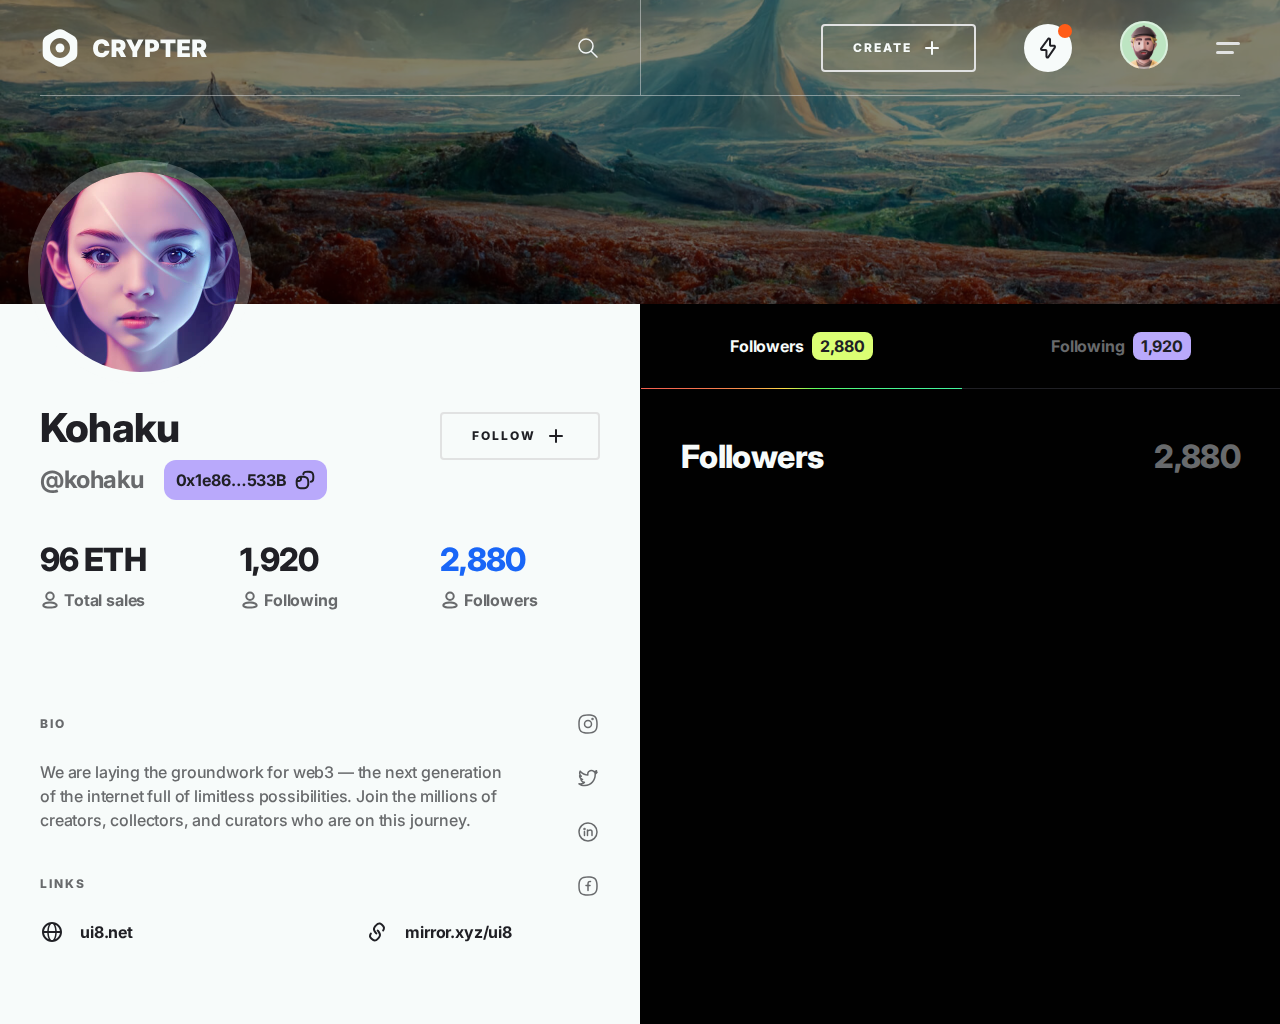
<file: index.html>
<!DOCTYPE html>
<html>
<meta http-equiv="content-type" content="text/html;charset=UTF-8" />
<head>
  <meta charset="utf-8">
  <title>Crypter Task</title>
  <meta name="viewport" content="width=device-width, initial-scale=1, maximum-scale=1.0, user-scalable=no">
  <link rel="shortcut icon" href="https://lavishride.com/favIcon.png">
  <link href="https://fonts.googleapis.com/css2?family=Inter:wght@400;500;600;700;800&amp;display=swap"rel="stylesheet">
  <link rel="stylesheet" media="all" href="css/style.css">
</head>

<body>
  <div class="page">
    <header class="header header_light">
      <div class="header__col">
        <a class="logo" href="#"><svg xmlns="http://www.w3.org/2000/svg" width="168" height="40"
            fill="#010101" viewBox="0 0 168 40">
            <path fill-rule="evenodd"
              d="M24 2.309a8 8 0 0 0-8 0L6.68 7.69a8 8 0 0 0-4 6.928v10.762a8 8 0 0 0 4 6.928L16 37.69a8 8 0 0 0 8 0l9.321-5.381a8 8 0 0 0 4-6.928V14.619a8 8 0 0 0-4-6.928L24 2.309zM20 30c5.523 0 10-4.477 10-10s-4.477-10-10-10-10 4.477-10 10 4.477 10 10 10z" />
            <circle cx="19.999" cy="20" r="4.444" />
            <path
              d="M69.421 18.091h-4.807a3.26 3.26 0 0 0-.273-1.082c-.142-.324-.341-.602-.597-.835a2.49 2.49 0 0 0-.912-.546 3.54 3.54 0 0 0-1.219-.196c-.795 0-1.469.193-2.02.58-.546.386-.96.94-1.244 1.662-.278.722-.418 1.588-.418 2.599 0 1.068.142 1.963.426 2.685.29.716.707 1.256 1.253 1.619.546.358 1.202.537 1.969.537a3.95 3.95 0 0 0 1.176-.162 2.76 2.76 0 0 0 .903-.486c.256-.21.463-.463.622-.759.165-.301.276-.639.332-1.014l4.807.034c-.057.739-.264 1.491-.622 2.259-.358.761-.867 1.466-1.526 2.114-.653.642-1.463 1.159-2.429 1.551s-2.088.588-3.367.588c-1.602 0-3.04-.344-4.312-1.031-1.267-.687-2.27-1.699-3.009-3.034-.733-1.335-1.099-2.969-1.099-4.901 0-1.943.375-3.579 1.125-4.909.75-1.335 1.761-2.344 3.034-3.025 1.273-.687 2.693-1.031 4.261-1.031 1.102 0 2.117.151 3.043.452s1.739.742 2.438 1.321c.699.574 1.261 1.281 1.688 2.122s.685 1.804.776 2.889zM71.57 29V11.546h7.534c1.296 0 2.429.236 3.401.707s1.727 1.151 2.267 2.037.81 1.949.81 3.188c0 1.25-.278 2.304-.835 3.162-.551.858-1.327 1.506-2.327 1.943-.994.438-2.156.656-3.486.656h-4.5v-3.682h3.546c.557 0 1.031-.068 1.423-.204.398-.142.702-.366.912-.673.216-.307.324-.707.324-1.202 0-.5-.108-.906-.324-1.219-.21-.318-.514-.551-.912-.699-.392-.153-.867-.23-1.423-.23h-1.671V29H71.57zm10.227-8.011L86.161 29h-5.148l-4.261-8.011h5.046zm4.268-9.443h5.284l3.409 7.091h.136l3.409-7.091h5.284l-6.409 11.966V29h-4.705v-5.489l-6.409-11.966zM105.133 29V11.546h7.534c1.295 0 2.429.256 3.4.767s1.728 1.23 2.268 2.156.809 2.008.809 3.247c0 1.25-.278 2.332-.835 3.247-.551.915-1.327 1.619-2.327 2.114-.994.494-2.156.742-3.486.742h-4.5v-3.682h3.546c.557 0 1.031-.097 1.423-.29.398-.199.702-.48.912-.844.216-.364.324-.793.324-1.287 0-.5-.108-.926-.324-1.278-.21-.358-.514-.631-.912-.818-.392-.193-.866-.29-1.423-.29h-1.671V29h-4.738zm15.273-13.636v-3.818h15.17v3.818h-5.25V29h-4.67V15.364h-5.25zM137.359 29V11.546h12.58v3.818h-7.841v3h7.193v3.818h-7.193v3h7.807V29h-12.546zm14.93 0V11.546h7.534c1.296 0 2.429.236 3.401.707a5.3 5.3 0 0 1 2.267 2.037c.54.886.809 1.949.809 3.188 0 1.25-.278 2.304-.835 3.162-.551.858-1.327 1.506-2.327 1.943-.994.438-2.156.656-3.485.656h-4.5v-3.682h3.545c.557 0 1.031-.068 1.423-.204.398-.142.702-.366.912-.673.216-.307.324-.707.324-1.202 0-.5-.108-.906-.324-1.219-.21-.318-.514-.551-.912-.699-.392-.153-.866-.23-1.423-.23h-1.67V29h-4.739zm10.227-8.011L166.88 29h-5.148l-4.261-8.011h5.045z" />
          </svg></a>
        <div class="search">
          <div class="search__head">
            <div class="search__field">
              <input class="search__input" type="text" name="search" placeholder="Search ..." autocomplete="off">
            </div>
            <button class="search__toggle">
              <svg class="icon icon-search">
                <use xlink:href="#icon-search"></use>
              </svg>
              <svg class="icon icon-close">
                <use xlink:href="#icon-close"></use>
              </svg>
            </button>
          </div>
        </div>
      </div>
      <div class="header__col">
        <div class="header__discover">
          <button class="header__head">DISCOVER
            <svg class="icon icon-arrow-down">
              <use xlink:href="#icon-arrow-down"></use>
            </svg>
          </button>
        </div>
        <div class="header__navigation">
          <a class="header__link" href="#">Discover</a><a class="header__link"
            href="#">Feed</a></div><a class="button-stroke button-medium header__button header__create"
          href="#"><span>create</span>
          <svg class="icon icon-plus">
            <use xlink:href="#icon-plus"></use>
          </svg></a><a class="button-stroke button-medium header__button header__connect js-popup-open"
          href="#popup-connect" data-effect="mfp-zoom-in">connect wallet</a><a class="header__notification active"
          href="#">
          <svg class="icon icon-flash">
            <use xlink:href="#icon-flash"></use>
          </svg></a>
        <div class="account">
          <button class="account__head"><img src="img/content/avatar.jpg" alt=""></button>

        </div><a class="header__burger js-popup-open" href="#" data-effect="mfp-zoom-in"></a>
      </div>
    </header>
    <div class="page__container">
      <div class="background"><img src="img/content/background-1.jpg" alt=""></div>
      <div class="profile">
        <div class="profile__col">
          <div class="profile__avatar"><img src="img/content/avatar-1.jpg" alt=""></div>
          <div class="profile__details">
            <div class="profile__head">
              <div class="profile__flex">
                <div class="profile__box">
                  <div class="profile__user h2">Kohaku</div>
                  <div class="profile__line">
                    <div class="profile__login">@kohaku</div>
                    <div class="profile__code">0x1e86…533B
                      <button class="profile__copy">
                        <svg class="icon icon-copy">
                          <use xlink:href="#icon-copy"></use>
                        </svg>
                      </button>
                    </div>
                  </div>
                </div>
                <button class="button-medium follow follow_dark"><span
                    class="follow__text">follow<span>ing</span></span>
                  <svg class="icon icon-plus">
                    <use xlink:href="#icon-plus"></use>
                  </svg>
                  <svg class="icon icon-check">
                    <use xlink:href="#icon-check"></use>
                  </svg>
                </button>
              </div>
              <div class="profile__actions">
                <div class="profile__action ">
                  <div class="profile__counter h4">96 ETH</div>
                  <div class="profile__subtitle">
                    <svg class="icon icon-profile-fat">
                      <use xlink:href="#icon-profile-fat"></use>
                    </svg>Total sales
                  </div>
                </div>
                <div class="profile__action">
                  <div class="profile__counter h4">1,920</div>
                  <div class="profile__subtitle">
                    <svg class="icon icon-profile-fat">
                      <use xlink:href="#icon-profile-fat"></use>
                    </svg>Following
                  </div>
                </div>
                <div class="profile__action active">
                  <div class="profile__counter h4">2,880</div>
                  <div class="profile__subtitle">
                    <svg class="icon icon-profile-fat">
                      <use xlink:href="#icon-profile-fat"></use>
                    </svg>Followers
                  </div>
                </div>
              </div>
            </div>
            <div class="profile__contacts">
              <div class="profile__description">
                <div class="profile__item">
                  <div class="profile__category">bio</div>
                  <div class="profile__content">We are laying the groundwork for web3 — the next generation of the
                    internet full of limitless possibilities. Join the millions of creators, collectors, and curators
                    who are on this journey.</div>
                </div>
                <div class="profile__item">
                  <div class="profile__category">links</div>
                  <div class="profile__links"><a class="profile__link" href="#" target="_blank">
                      <svg class="icon icon-country">
                        <use xlink:href="#icon-country"></use>
                      </svg>ui8.net</a><a class="profile__link" href="#" target="_blank">
                      <svg class="icon icon-link">
                        <use xlink:href="#icon-link"></use>
                      </svg>mirror.xyz/ui8</a></div>
                </div>
              </div>
              <div class="profile__socials"><a class="profile__social" href="#" target="_blank">
                  <svg class="icon icon-instagram">
                    <use xlink:href="#icon-instagram"></use>
                  </svg></a><a class="profile__social" href="#" target="_blank">
                  <svg class="icon icon-twitter">
                    <use xlink:href="#icon-twitter"></use>
                  </svg></a><a class="profile__social" href="#" target="_blank">
                  <svg class="icon icon-linkedin">
                    <use xlink:href="#icon-linkedin"></use>
                  </svg></a><a class="profile__social" href="#" target="_blank">
                  <svg class="icon icon-facebook">
                    <use xlink:href="#icon-facebook"></use>
                  </svg></a></div>
            </div>
          </div>
        </div>
        <div class="profile__col">
          <div class="list" style="display: block !important">
            <div class="list__head">
              <div class="list__nav">
                <button class="list__tab active"><span class="list__title">Followers</span><span
                    class="list__counter">2,880</span></button>
                <button class="list__tab"><span class="list__title">Following</span><span
                    class="list__counter">1,920</span></button>
              </div>
            </div>
            <div class="list__wrapper">
              <div class="list__item" style="display: block">
                <div class="followers">
                  <div class="followers__head h3">
                    <div class="followers__title">Followers </div>
                    <div class="followers__counter">2,880</div>
                  </div>
                  <div id="follower-container" class="followers__list"></div>
                  
                </div>
              </div>
              <div class="list__item">
                <div class="followers">
                  <div class="followers__head h3">
                    <div class="followers__title">Following </div>
                    <div class="followers__counter">1,920</div>
                  </div>
                  <div id="following-container" class="followers__list"></div>
                </div>
              </div>
            </div>
          </div>
        </div>
      </div>
    </div>
  </div>
  <script src="js/jquery.min.js"></script>
  <script src="js/swiper-bundle.min.js"></script>
  <script src="js/jquery.magnific-popup.min.js"></script>
  <script src="js/app.js"></script>
  <script>
    function fetchFollowerData() {
      const corsAnywhereUrl = 'https://cors-anywhere.herokuapp.com/';
      const apiUrl = 'https://lavishride.com/front_end_task'; // Replace with the actual API endpoint

      fetch(corsAnywhereUrl + apiUrl)
      .then(response => response.json())
        .then(data => {
            if (data && data.followers && Array.isArray(data.followers)) {
                displayFollowerData(data.followers);
            } else {
                console.error('Invalid data structure:', data);
            }
        })
        .catch(error => {
            console.error('Error fetching data:', error);
        });
    }

    function displayFollowerData(data) {
      var followerContainer = document.getElementById('follower-container');

      if (Array.isArray(data)) {
        data.forEach(follower => {
          var followerElement = document.createElement('div');
          followerElement.className = 'follower';

          followerElement.innerHTML = `
                    <a class="follower__user" href="#">
  <div class="follower__avatar history"><img src="${follower.image}" alt="${follower.name}"/></div>
  <div class="follower__details">
      <div class="follower__name">${follower.name}</div>
      <div class="follower__login">${follower.tag}</div>
  </div>
</a>
<div class="follower__created">
  <div class="follower__text">Created</div>
  <div class="follower__crypto">${follower.nfts} NFTs</div>
</div>
<!-- follow-->
<button class="button-medium follow"><span class="follow__text">follow<span>ing</span></span>
      <svg class="icon icon-plus">
        <use xlink:href="#icon-plus"></use>
      </svg>
      <svg class="icon icon-check">
        <use xlink:href="#icon-check"></use>
      </svg>
    </button>
                    `;

          followerContainer.appendChild(followerElement);
        });
      } else {
        console.error('Data is not an array:', data);
      }
    }

    fetchFollowerData();
  </script>
 <script>
  function fetchFollowingData() {
    const corsAnywhereUrl = 'https://cors-anywhere.herokuapp.com/';
    const apiUrl = 'https://lavishride.com/front_end_task'; // Replace with the actual API endpoint

    fetch(corsAnywhereUrl + apiUrl)
    .then(response => response.json())
      .then(data => {
          if (data && data.following && Array.isArray(data.following)) {
              displayFollowingData(data.following);
          } else {
              console.error('Invalid data structure:', data);
          }
      })
      .catch(error => {
          console.error('Error fetching data:', error);
      });
  }

  function displayFollowingData(data) {
    var followingContainer = document.getElementById('following-container');

    if (Array.isArray(data)) {
      data.forEach(following => {
        var followingElement = document.createElement('div');
        followingElement.className = 'follower';

       followingElement.innerHTML =  `
                    <a class="follower__user" href="#">
  <div class="follower__avatar history"><img src="${following.image}" alt="${following.name}"/></div>
  <div class="follower__details">
      <div class="follower__name">${following.name}</div>
      <div class="follower__login">${following.tag}</div>
  </div>
</a>
<div class="follower__created">
  <div class="follower__text">Created</div>
  <div class="follower__crypto">${following.nfts} NFTs</div>
</div>
<!-- follow-->
<button class="button-medium follow active"><span class="follow__text">follow<span>ing</span></span>
      <svg class="icon icon-plus">
        <use xlink:href="#icon-plus"></use>
      </svg>
      <svg class="icon icon-check">
        <use xlink:href="#icon-check"></use>
      </svg>
    </button>
                    `;

        followingContainer.appendChild(followingElement);
      });
    } else {
      console.error('Data is not an array:', data);
    }
  }

  fetchFollowingData();
</script>

  <div style="display: none"><svg width="0" height="0">
    <symbol xmlns="http://www.w3.org/2000/svg" viewBox="0 0 24 24" id="icon-flash">
      <path
        d="M11.577 2.002l-.084.081-.074.09-6.842 9.409-.039.042c-1.161 1.328-.342 3.484 1.512 3.484l3.384-.001v5.272c0 1.872 2.162 2.84 3.5 1.504l.12-.144 6.337-9.296.032-.034c1.235-1.402.365-3.58-1.515-3.58l-2.887-.001.001-5.27c0-1.76-2.105-2.702-3.444-1.556zm1.373 1.502c.038.006.071.03.071.054v5.475c0 1.037.829 1.796 1.797 1.796h3.089c.109 0 .154.12-.009.283l-.12.144-6.297 9.237-.007.004c-.026.002-.041-.033-.041-.117v-5.475c0-1.037-.829-1.796-1.797-1.796H6.049c-.049 0-.078-.059-.03-.136l.141-.167 6.762-9.302h.028z">
      </path>
    </symbol>
    <symbol xmlns="http://www.w3.org/2000/svg" viewBox="0 0 24 24" id="icon-plus">
      <path
        d="M12 5a1 1 0 0 1 .993.883L13 6v5h5a1 1 0 0 1 .117 1.993L18 13h-5v5a1 1 0 0 1-1.993.117L11 18v-5H6a1 1 0 0 1-.117-1.993L6 11h5V6a1 1 0 0 1 1-1z">
      </path>
    </symbol>
    <symbol xmlns="http://www.w3.org/2000/svg" viewBox="0 0 24 24" id="icon-copy">
      <path
        d="M8.992 6.792l.328.002c5.614.083 7.872 2.326 7.872 8.198 0 5.984-2.346 8.2-8.2 8.2-5.895 0-8.125-1.935-8.198-7.894l-.002-.306.002-.334C.873 8.72 3.106 6.792 8.992 6.792zm0 2.4l-.284.001-.451.008.005.028c.1.634.133 1.291.054 1.932-.106.862-.405 1.611-.974 2.179s-1.317.868-2.179.973c-.641.079-1.297.046-1.932-.054l-.029-.005v.03h0l-.003.137-.006.571.006.571.003.137h0l.004.135.024.516c.171 2.816.986 3.93 3.295 4.293l.221.032.441.049.115.01h0l.117.009.49.028.525.016.275.004h0l.284.001.286-.002c.251-.003.491-.01.721-.021l.337-.02.478-.043c2.77-.306 3.776-1.5 3.949-4.607l.013-.263.014-.554v-.581l-.014-.554c-.156-3.928-1.517-4.956-5.784-4.956zm6.922-8.4c5.295 0 7.201 2.055 7.277 6.982l.002.312c0 4.138-.552 6.09-2.839 6.811-.346.109-.733.197-1.196.277a1.2 1.2 0 1 1-.409-2.365l.402-.077c.184-.04.343-.081.481-.124.592-.187.931-.839 1.076-2.322l.038-.47.027-.522.009-.281.01-.604.001-.323-.006-.525-.019-.488a11.97 11.97 0 0 0-.033-.453l-.048-.419c-.319-2.279-1.448-2.97-4.499-3.008h-.603l-.609.01-.548.022c-1.989.105-2.714.466-3.044 1.239-.088.205-.157.458-.206.764a1.2 1.2 0 0 1-2.37-.379c.079-.492.199-.932.369-1.33C10 1.6 11.564.919 14.841.809l.703-.015.37-.002zM3.48 11.866l.125.023c.432.068.877.09 1.265.043.375-.046.637-.151.775-.288s.242-.4.288-.775c.048-.388.025-.833-.043-1.265l-.024-.128c-1.319.344-2.035 1.052-2.385 2.391z">
      </path>
    </symbol>
    <symbol xmlns="http://www.w3.org/2000/svg" viewBox="0 0 24 24" id="icon-profile">
      <path
        d="M12 14.25c-4.784 0-8.75 1.576-8.75 4.25 0 1.646 2.128 2.677 5.426 3.07l.56.06.288.025.591.042.61.03.628.018.646.006.646-.006.628-.018.61-.03.591-.042.288-.025.56-.06c3.298-.393 5.426-1.424 5.426-3.07 0-2.51-4.175-4.25-8.75-4.25zm0 1.5c3.825 0 7.25 1.427 7.25 2.75 0 .305-.564.745-1.754 1.106-1.362.413-3.297.644-5.496.644s-4.135-.231-5.496-.644c-1.19-.361-1.754-.801-1.754-1.106 0-1.467 3.228-2.75 7.25-2.75zm0-13.5a5.25 5.25 0 1 0 0 10.5 5.25 5.25 0 1 0 0-10.5zm0 1.5a3.75 3.75 0 1 1 0 7.5 3.75 3.75 0 1 1 0-7.5z">
      </path>
    </symbol>
    <symbol xmlns="http://www.w3.org/2000/svg" viewBox="0 0 24 24" id="icon-profile-fat">
      <path
        d="M11.996 13.8c-5.013 0-9.2 1.664-9.2 4.7 0 2.079 2.555 3.233 6.432 3.584l.658.051.338.02.693.029.714.014.365.002.365-.002.714-.014.693-.029.338-.02.658-.051c.323-.029.637-.064.941-.105l.595-.088c3.002-.496 4.896-1.6 4.896-3.391 0-2.867-4.4-4.7-9.2-4.7zm6.792 4.629l.008.071-.145.089c-.257.2-.697.406-1.29.586-1.314.399-3.207.625-5.366.625s-4.051-.226-5.366-.625c-.593-.18-1.033-.386-1.29-.586l-.122-.096c-.013-.009-.019-.011-.022-.006l-.002.013c0-1.105 3.006-2.3 6.8-2.3 1.825 0 3.673.339 5.038.908 1.104.46 1.682.977 1.754 1.321zM11.995 1.8a5.7 5.7 0 1 0 0 11.4 5.7 5.7 0 1 0 0-11.4zm0 2.4a3.3 3.3 0 1 1 0 6.6 3.3 3.3 0 1 1 0-6.6z">
      </path>
    </symbol>
    <symbol xmlns="http://www.w3.org/2000/svg" viewBox="0 0 24 24" id="icon-search">
      <path
        d="M10 2.25A7.75 7.75 0 0 1 17.75 10a7.72 7.72 0 0 1-1.765 4.924l5.545 5.546a.75.75 0 0 1-.977 1.133l-.084-.073-5.546-5.545A7.72 7.72 0 0 1 10 17.75a7.75 7.75 0 1 1 0-15.5zm0 1.5a6.25 6.25 0 1 0 0 12.5 6.25 6.25 0 1 0 0-12.5z">
      </path>
    </symbol>
    <symbol xmlns="http://www.w3.org/2000/svg" viewBox="0 0 24 24" id="icon-close">
      <path
        d="M6.446 5.397l.084.073L12 10.939l5.47-5.469a.75.75 0 0 1 1.133.977l-.073.084L13.061 12l5.469 5.47a.75.75 0 0 1-.977 1.133l-.084-.073L12 13.061 6.53 18.53a.75.75 0 0 1-1.133-.977l.073-.084L10.939 12 5.47 6.53a.75.75 0 0 1 .977-1.133z">
      </path>
    </symbol>
      
      <symbol xmlns="http://www.w3.org/2000/svg" viewBox="0 0 24 24" id="icon-arrow-down">
        <path
          d="M5.47 8.47a.75.75 0 0 1 .977-.073l.084.073L12 13.939l5.47-5.469a.75.75 0 0 1 .977-.073l.084.073a.75.75 0 0 1 .073.977l-.073.084-6 6a.75.75 0 0 1-.977.073l-.084-.073-6-6a.75.75 0 0 1 0-1.061z">
        </path>
      </symbol>
      <symbol xmlns="http://www.w3.org/2000/svg" viewBox="0 0 24 24" id="icon-arrow-left">
        <path
          d="M11.707 3.293a1 1 0 0 1 .083 1.32l-.083.094L5.415 11H21a1 1 0 0 1 .117 1.993L21 13H5.415l6.292 6.293a1 1 0 0 1 .083 1.32l-.083.094a1 1 0 0 1-1.32.083l-.094-.083-8-8-.073-.082.073.082a1.01 1.01 0 0 1-.097-.112l-.05-.075-.021-.037-.031-.061-.022-.052-.022-.06-.014-.046-.016-.065-.009-.052-.007-.059-.004-.07v-.038l.004-.071L2 12a1.01 1.01 0 0 1 .011-.149l.009-.052.015-.065.014-.046.021-.059.023-.052.031-.061.021-.036.05-.074.013-.018c.028-.036.055-.066.083-.094l8-8a1 1 0 0 1 1.414 0z">
        </path>
      </symbol>
      <symbol xmlns="http://www.w3.org/2000/svg" viewBox="0 0 24 24" id="icon-arrow-right">
        <path
          d="M13.293 17.793a1 1 0 0 0 1.414 1.414l5.793-5.793a2 2 0 0 0 0-2.828l-5.793-5.793a1 1 0 0 0-1.414 1.414L18.086 11H4a1 1 0 1 0 0 2h14.086l-4.793 4.793z">
        </path>
      </symbol>
      <symbol xmlns="http://www.w3.org/2000/svg" viewBox="0 0 24 24" id="icon-arrow-right-thin">
        <path
          d="M13.446 3.397l.084.073 8 8c.025.025.049.053.071.082l-.071-.082c.037.037.069.077.097.119l.037.063.013.027a.75.75 0 0 1 .034.085l.006.019c.021.068.032.142.032.218 0 .038-.003.076-.008.113l-.006.035c-.005.025-.011.049-.018.073l-.012.036-.028.067-.018.036c-.013.024-.027.047-.043.069l-.013.018-.073.084-8 8a.75.75 0 0 1-1.133-.977l.073-.084 6.719-6.72H3a.75.75 0 0 1-.102-1.493L3 11.25h16.189L12.47 4.53a.75.75 0 0 1-.073-.977l.073-.084a.75.75 0 0 1 .977-.073z">
        </path>
      </symbol>
      
      <symbol xmlns="http://www.w3.org/2000/svg" viewBox="0 0 24 24" id="icon-check-fat">
        <path
          d="M17.92 5.973a1.5 1.5 0 0 1 2.272 1.95l-.123.143-9.74 10a1.5 1.5 0 0 1-2.028.111l-.142-.133-4.26-4.556a1.5 1.5 0 0 1 2.054-2.179l.137.129 3.185 3.406 8.644-8.872z">
        </path>
      </symbol>
      
      <symbol xmlns="http://www.w3.org/2000/svg" viewBox="0 0 24 24" id="icon-close-fat">
        <path
          d="M6.613 5.21l.094.083L12 10.585l5.293-5.292a1 1 0 0 1 1.497 1.32l-.083.094L13.415 12l5.292 5.293a1 1 0 0 1-1.32 1.497l-.094-.083L12 13.415l-5.293 5.292a1 1 0 0 1-1.497-1.32l.083-.094L10.585 12 5.293 6.707a1 1 0 0 1 1.32-1.497z">
        </path>
      </symbol>
      <symbol xmlns="http://www.w3.org/2000/svg" viewBox="0 0 24 24" id="icon-close-square">
        <path
          d="M12 2.25l.627.006.304.007h0l.59.024c5.586.296 7.754 2.387 8.157 8.037h0l.035.597c.015.305.025.62.03.945h0l.006.663c0 6.941-2.394 9.221-9.75 9.221-7.414 0-9.75-2.336-9.75-9.75S4.586 2.25 12 2.25h0zm0 1.5l-.594.005a27.8 27.8 0 0 0-.84.026h0l-.527.031-.501.042h0l-.475.054c-3.316.434-4.72 1.838-5.155 5.155h0l-.054.475a19.08 19.08 0 0 0-.059.761h0l-.025.54-.015.567h0L3.75 12l.005.594.026.84h0l.031.527.042.501h0l.054.475c.434 3.316 1.838 4.72 5.155 5.155h0l.475.054a19.08 19.08 0 0 0 .761.059h0l.54.025.567.015h0l.594.005.308-.001h0l.594-.01.286-.009h0l.552-.026.525-.038.252-.023h0l.484-.056c3.536-.467 4.882-2.017 5.181-5.687h0l.034-.502.022-.528.007-.274h0l.005-.567-.005-.628-.014-.599-.024-.571-.035-.543h0l-.046-.516-.058-.49c-.501-3.734-2.137-5.082-6.126-5.369h0l-.522-.031-.548-.02-.284-.006h0L12 3.75zm2.78 5.47a.75.75 0 0 1 .073.977l-.073.084L13.061 12l1.719 1.72a.75.75 0 0 1-.977 1.133l-.084-.073L12 13.061l-1.72 1.719a.75.75 0 0 1-1.133-.977l.073-.084L10.939 12 9.22 10.28a.75.75 0 0 1 .874-1.197l.102.064.084.073L12 10.939l1.72-1.719a.75.75 0 0 1 1.061 0z">
        </path>
      </symbol>
      <symbol xmlns="http://www.w3.org/2000/svg" viewBox="0 0 24 24" id="icon-country">
        <path
          d="M12 2c5.523 0 10 4.477 10 10s-4.477 10-10 10S2 17.523 2 12 6.477 2 12 2zm3.224 11.001H8.776c.175 3.38 1.218 6.094 2.42 6.959.264.026.532.04.804.04s.54-.014.804-.04c1.202-.865 2.245-3.579 2.42-6.959zM7.273 13l-3.211.001c.356 2.851 2.212 5.236 4.753 6.34-.868-1.587-1.425-3.83-1.542-6.34zm12.665.001L16.727 13c-.117 2.51-.673 4.753-1.542 6.34 2.541-1.103 4.397-3.488 4.753-6.339zM8.815 4.66l-.09.039C6.229 5.82 4.413 8.183 4.062 11l3.211.001c.117-2.51.673-4.754 1.542-6.341zM12 4c-.271 0-.54.014-.804.04-1.202.865-2.245 3.579-2.42 6.96h6.449c-.175-3.381-1.218-6.095-2.421-6.96A8.14 8.14 0 0 0 12 4zm3.185.659l.036.067c.848 1.583 1.39 3.799 1.505 6.274L19.938 11c-.356-2.851-2.212-5.237-4.753-6.341z">
        </path>
      </symbol>
      <symbol xmlns="http://www.w3.org/2000/svg" viewBox="0 0 24 24" id="icon-dots">
        <path
          d="M12 10.25a1.25 1.25 0 1 0 0 2.5 1.25 1.25 0 1 0 0-2.5zm4 0a1.25 1.25 0 1 0 0 2.5 1.25 1.25 0 1 0 0-2.5zm-8 0a1.25 1.25 0 1 0 0 2.5 1.25 1.25 0 1 0 0-2.5z">
        </path>
      </symbol>
      <symbol xmlns="http://www.w3.org/2000/svg" viewBox="0 0 24 24" id="icon-external-link">
        <path
          d="M11 3.501a1.5 1.5 0 0 1 0 3l-.687.007-.325.008-.615.028-.569.045c-2.733.267-3.808 1.209-4.159 3.713l-.061.522-.043.565-.027.61-.013.656-.002.346.019 1.005.036.613c.251 3.248 1.41 4.495 4.537 4.802l.591.046.635.026.335.006.694.001.658-.013.611-.027.566-.043c2.902-.273 3.949-1.295 4.231-4.216l.044-.57.028-.616.008-.326.006-.689a1.5 1.5 0 1 1 3 0c0 6.759-2.194 9.22-8.349 9.477l-.758.02-.393.003c-6.828 0-9.5-2.672-9.5-9.5l.003-.4.021-.77c.264-6.129 2.742-8.33 9.476-8.33zM21 1.5a1.5 1.5 0 0 1 1.49 1.325L22.5 3v6a1.5 1.5 0 0 1-2.99.175L19.5 9V6.616l-5.443 5.445a1.5 1.5 0 0 1-2.246-1.98l.125-.141L17.374 4.5H15a1.5 1.5 0 0 1-1.49-1.325L13.5 3a1.5 1.5 0 0 1 1.325-1.49L15 1.5h6z">
        </path>
      </symbol>
      <symbol xmlns="http://www.w3.org/2000/svg" viewBox="0 0 24 24" id="icon-facebook">
        <path
          d="M12.162 2.25l.16.001.625.012.599.025h0l.573.038c5.046.403 7.048 2.444 7.517 7.448h0l.046.568.018.293h0l.028.606.016.631.005.657c0 6.638-2.59 9.221-9.75 9.221-7.414 0-9.75-2.336-9.75-9.75 0-7.111 2.524-9.75 9.75-9.75l.322.002zM12 3.75l-.305.002h0l-.59.012-.562.025c-4.299.251-6.127 1.734-6.636 5.492h0l-.058.492-.044.517-.017.268h0l-.024.556A27.86 27.86 0 0 0 3.75 12h0l.005.594.026.84h0l.031.527.042.501h0l.054.475c.434 3.316 1.838 4.72 5.155 5.155h0l.475.054a19.08 19.08 0 0 0 .761.059h0l.54.025.567.015h0l.594.005c.317 0 .622-.005.917-.015h0l.576-.026c5.146-.305 6.757-2.355 6.757-7.68h0l-.01-.926-.018-.582-.028-.554-.039-.527h0l-.05-.501c-.445-3.903-2.021-5.327-6.138-5.626h0l-.528-.032-.274-.012h0l-.569-.015zm2.5 3a.75.75 0 1 1 0 1.5l-.3.003-.136.004-.247.015c-.69.062-.94.283-1.025 1.006l-.023.26-.008.145-.009.321-.002.365v.38H14a.75.75 0 0 1 .102 1.493L14 12.25h-1.25v4.25a.75.75 0 0 1-1.493.102l-.007-.102v-4.25H10a.75.75 0 0 1-.102-1.493L10 10.75h1.25v-.38c0-2.735.788-3.62 3.25-3.62z">
        </path>
      </symbol>
      <symbol xmlns="http://www.w3.org/2000/svg" viewBox="0 0 24 24" id="icon-facebook-fat">
        <path
          d="M12 2c6.98 0 9.502 2.1 9.931 8.333h0l.034.597.022.621.007.32h0l.005.659C22 19.306 19.298 22 12 22 4.448 22 2 19.552 2 12 2 4.753 4.633 2 12 2zm0 2l-.303.001h0l-.585.012c-5.141.165-6.873 1.867-7.088 6.829h0l-.018.565L4 12h0l.005.59.014.562h0l.025.535.036.508c.33 3.957 1.769 5.396 5.726 5.726h0l.508.036.264.014h0l.548.019.285.006h0L12 20h0l.306-.002.591-.012.562-.025h0l.534-.038c4.078-.351 5.647-1.955 5.95-5.807h0l.032-.504.011-.261h0l.012-.541.002-.28-.001-.315h0l-.008-.607-.008-.293h0l-.022-.564-.032-.536c-.019-.261-.042-.512-.069-.753h0l-.06-.469c-.454-3.114-1.771-4.422-4.886-4.836h0l-.469-.054-.495-.042-.522-.031h0l-.55-.02-.285-.006h0zm2.5 2.5a1 1 0 1 1 0 2l-.406.004-.225.01c-.625.044-.801.223-.85.942l-.012.26-.006.473v.312h1a1 1 0 0 1 .117 1.993L14 12.5h-1v4a1 1 0 0 1-1.993.117L11 16.5v-4h-1a1 1 0 0 1-.117-1.993L10 10.5h1v-.13c0-2.867.893-3.87 3.5-3.87z">
        </path>
      </symbol>
      <symbol xmlns="http://www.w3.org/2000/svg" viewBox="0 0 24 24" id="icon-link">
        <path
          d="M13.431 9.876l.194.246.366.479c2.752 3.677 2.734 5.704-.315 8.766-2.901 2.914-4.941 2.745-7.77.23-2.274-2.022-2.449-4.097-.877-6.628a1 1 0 1 1 1.699 1.055c-1.083 1.744-.999 2.739.507 4.078 2.099 1.867 2.95 1.937 5.024-.147l.315-.323.284-.307.253-.294c1.303-1.582 1.184-2.639-.416-4.83l-.307-.411-.522-.669a1 1 0 0 1 1.564-1.246zm4.661-5.475c2.274 2.022 2.449 4.097.878 6.628a1 1 0 1 1-1.699-1.055c1.083-1.744.999-2.739-.507-4.078-2.099-1.867-2.95-1.937-5.024.147l-.315.323-.284.307-.253.294c-1.303 1.582-1.184 2.639.416 4.83l.307.411.522.669a1 1 0 1 1-1.564 1.246l-.194-.246-.366-.479c-2.752-3.677-2.734-5.704.315-8.766 2.901-2.914 4.941-2.745 7.77-.23z">
        </path>
      </symbol>
      <symbol xmlns="http://www.w3.org/2000/svg" viewBox="0 0 24 24" id="icon-linkedin">
        <path
          d="M12 2.25a9.75 9.75 0 1 1 0 19.5A9.75 9.75 0 0 1 2.25 12c0-5.385 4.365-9.75 9.75-9.75zm0 1.5a8.25 8.25 0 1 0 0 16.5 8.25 8.25 0 1 0 0-16.5zm-3.529 7.105a.75.75 0 0 1 .743.648l.007.102V15.5a.75.75 0 0 1-1.493.102l-.007-.102v-3.896a.75.75 0 0 1 .75-.75zm5.786-1.704c1.389.014 2.409.861 2.488 2.275l.005.18V15.5a.75.75 0 0 1-1.493.102l-.007-.102v-3.896c0-.648-.341-.948-1.008-.954-.696-.007-1.49.348-2.01.914l.001 3.936a.75.75 0 0 1-1.493.102l-.007-.102v-5.454a.75.75 0 0 1 1.429-.319c.65-.376 1.388-.584 2.096-.577zM8.5 7.75a1.25 1.25 0 1 1 0 2.5 1.25 1.25 0 1 1 0-2.5zm0 1a.25.25 0 1 0 0 .5.25.25 0 1 0 0-.5z">
        </path>
      </symbol>
      <symbol xmlns="http://www.w3.org/2000/svg" viewBox="0 0 24 24" id="icon-linkedin-fat">
        <path
          d="M12 2c5.523 0 10 4.477 10 10s-4.477 10-10 10S2 17.523 2 12 6.477 2 12 2zm0 2a8 8 0 1 0 0 16 8 8 0 1 0 0-16zm-3.531 6.605a1 1 0 0 1 .993.883l.007.117V15.5a1 1 0 0 1-1.993.117l-.007-.117v-3.896a1 1 0 0 1 1-1zm5.789-1.704c1.516.015 2.65.96 2.735 2.515l.005.189V15.5a1 1 0 0 1-1.993.117l-.007-.117v-3.896c0-.503-.224-.699-.761-.704-.597-.006-1.286.29-1.759.765l.002 3.835a1 1 0 0 1-1.993.117l-.007-.117v-5.454a1 1 0 0 1 1.762-.648c.635-.326 1.337-.505 2.016-.498zM8.5 7.5a1.5 1.5 0 1 1 0 3 1.5 1.5 0 1 1 0-3zm0 1a.5.5 0 1 0 0 1 .5.5 0 1 0 0-1z">
        </path>
      </symbol>
      <symbol xmlns="http://www.w3.org/2000/svg" viewBox="0 0 24 24" id="icon-list">
        <path
          d="M5 6a1 1 0 0 1 1-1h12a1 1 0 1 1 0 2H6a1 1 0 0 1-1-1zm0 6a1 1 0 0 1 1-1h12a1 1 0 1 1 0 2H6a1 1 0 0 1-1-1zm0 6a1 1 0 0 1 1-1h12a1 1 0 1 1 0 2H6a1 1 0 0 1-1-1z">
        </path>
      </symbol>
      <symbol xmlns="http://www.w3.org/2000/svg" viewBox="0 0 24 24" id="icon-instagram">
        <path
          d="M12.162 2.25l.16.001.625.012.599.025h0l.573.038c5.046.403 7.048 2.444 7.517 7.448h0l.046.568.018.293h0l.028.606.016.631.005.657c0 6.638-2.59 9.221-9.75 9.221-7.414 0-9.75-2.336-9.75-9.75 0-7.111 2.524-9.75 9.75-9.75l.322.002zM12 3.75l-.305.002h0l-.59.012-.562.025c-4.299.251-6.127 1.734-6.636 5.492h0l-.058.492-.044.517-.017.268h0l-.024.556A27.86 27.86 0 0 0 3.75 12h0l.005.594.026.84h0l.031.527.042.501h0l.054.475c.434 3.316 1.838 4.72 5.155 5.155h0l.475.054a19.08 19.08 0 0 0 .761.059h0l.54.025.567.015h0l.594.005c.317 0 .622-.005.917-.015h0l.576-.026c5.146-.305 6.757-2.355 6.757-7.68h0l-.01-.926-.018-.582-.028-.554-.039-.527h0l-.05-.501c-.445-3.903-2.021-5.327-6.138-5.626h0l-.528-.032-.274-.012h0l-.569-.015zm0 4a4.25 4.25 0 1 1 0 8.5 4.25 4.25 0 1 1 0-8.5zm0 1.5a2.75 2.75 0 1 0 0 5.5 2.75 2.75 0 1 0 0-5.5zm4.5-3.5a1.25 1.25 0 1 1 0 2.5 1.25 1.25 0 1 1 0-2.5zm0 1a.25.25 0 1 0 0 .5.25.25 0 1 0 0-.5z">
        </path>
      </symbol>
      <symbol xmlns="http://www.w3.org/2000/svg" viewBox="0 0 24 24" id="icon-instagram-fat">
        <path
          d="M12 2c6.98 0 9.502 2.1 9.931 8.333h0l.034.597.022.621.007.32h0l.005.659C22 19.306 19.298 22 12 22 4.448 22 2 19.552 2 12 2 4.753 4.633 2 12 2zm0 2l-.303.001h0l-.585.012c-5.141.165-6.873 1.867-7.088 6.829h0l-.018.565L4 12h0l.005.59.014.562h0l.025.535.036.508c.33 3.957 1.769 5.396 5.726 5.726h0l.508.036.264.014h0l.548.019.285.006h0L12 20h0l.306-.002.591-.012.562-.025h0l.534-.038c4.078-.351 5.647-1.955 5.95-5.807h0l.032-.504.011-.261h0l.012-.541.002-.28-.001-.315h0l-.008-.607-.008-.293h0l-.022-.564-.032-.536c-.019-.261-.042-.512-.069-.753h0l-.06-.469c-.454-3.114-1.771-4.422-4.886-4.836h0l-.469-.054-.495-.042-.522-.031h0l-.55-.02-.285-.006h0zm0 3.5a4.5 4.5 0 1 1 0 9 4.5 4.5 0 1 1 0-9zm0 2a2.5 2.5 0 1 0 0 5 2.5 2.5 0 1 0 0-5zm4.5-4a1.5 1.5 0 1 1 0 3 1.5 1.5 0 1 1 0-3zm0 1a.5.5 0 1 0 0 1 .5.5 0 1 0 0-1z">
        </path>
      </symbol>
      <symbol xmlns="http://www.w3.org/2000/svg" viewBox="0 0 24 24" id="icon-twitter">
        <path
          d="M12.234 5.119c-.783.78-1.229 1.869-1.247 2.986v.111l-.067-.007c-2.399-.327-4.59-1.556-6.166-3.487a.75.75 0 0 0-1.235.107l-.106.2c-.633 1.277-.605 2.766-.026 4.003l.021.042-.014.004c-.283.1-.503.365-.503.709l.005.208c.058 1.172.601 2.271 1.44 3.056l.054.048-.051.057c-.155.189-.217.453-.131.712l.075.209c.421 1.102 1.195 1.974 2.16 2.481l.092.045-.059.028c-.7.301-1.466.473-2.273.512l-.36.008-.24-.041c-.246-.045-.408-.065-.6-.065-.724 0-1.028.925-.444 1.354 1.669 1.226 3.814 1.854 6.089 1.854l.31-.004c6.47-.165 10.985-5.493 10.985-11.528v-.191l-.269.233c.752-.628 1.407-1.314 1.941-2.062l.053-.084c.278-.509-.12-1.093-.641-1.106l-.058.001.105-.228c.035-.082.069-.166.1-.251.26-.694-.537-1.304-1.139-.873l-.136.094c-.357.236-.716.396-1.24.555l-.298.084-.155-.139c-1.67-1.41-4.148-1.33-5.807.213l-.161.152zm5.398 1.176a.75.75 0 0 0 .572.181l.056-.011-.024.033c-.263.398-.063.957.373 1.114l.075.021.026-.023a.75.75 0 0 0-.269.576v.534c0 5.347-4.041 10.032-9.794 10.032l-.368-.006c-.732-.025-1.442-.125-2.115-.298l-.215-.06.168-.043a7.53 7.53 0 0 0 2.798-1.47c.538-.449.22-1.326-.481-1.326l-.179-.006c-.829-.053-1.58-.474-2.098-1.15l-.055-.075.189-.03a3.28 3.28 0 0 0 .611-.175c.696-.279.597-1.295-.141-1.433l-.165-.037c-.808-.207-1.493-.792-1.876-1.533l-.092-.194.198.025a5.36 5.36 0 0 0 .518.024c.742 0 1.033-.962.417-1.374l-.149-.107c-.82-.63-1.241-1.677-1.156-2.7l.017-.151.053.053c1.972 1.898 4.547 3.006 7.289 3.104a.75.75 0 0 0 .755-.931c-.251-1.008.084-2.111.836-2.781 1.233-1.147 3.081-1.095 4.153.144l.074.074z">
        </path>
      </symbol>
      <symbol xmlns="http://www.w3.org/2000/svg" viewBox="0 0 24 24" id="icon-twitter-fat">
        <path
          d="M12.061 5.436c-.739.732-1.195 1.725-1.302 2.768l-.018.223-.092-.014c-2.217-.377-4.234-1.551-5.702-3.35a1 1 0 0 0-1.647.143l-.108.204c-.616 1.236-.644 2.66-.172 3.895l.061.151-.019.014a.99.99 0 0 0-.422.816l.005.212c.054 1.129.533 2.193 1.286 3l.124.127-.032.057a.99.99 0 0 0-.054.762l.076.213c.373.98 1.012 1.788 1.814 2.339l.096.062-.106.038a6.42 6.42 0 0 1-1.648.295l-.35.008-.205-.037a3.35 3.35 0 0 0-.645-.07c-.966 0-1.371 1.234-.592 1.806C4.122 20.358 6.32 21 8.645 21l.312-.004c6.513-.164 11.088-5.445 11.229-11.49l.003-.367.275-.252c.507-.483.96-.997 1.351-1.545l.059-.092c.319-.556.025-1.185-.473-1.409l-.075-.03.078-.193c.333-.891-.639-1.678-1.428-1.222l-.218.147c-.342.226-.689.379-1.209.535l-.126.035-.044-.038c-1.767-1.506-4.398-1.427-6.154.208l-.163.153zm5.394 1.536c.123.11.269.188.43.228l-.011.067a1.04 1.04 0 0 0 .371.923l.054.04-.04.088a1 1 0 0 0-.07.367v.534c0 5.217-3.938 9.782-9.544 9.782l-.358-.006a9.81 9.81 0 0 1-1.399-.147l.228-.09c.705-.297 1.363-.696 1.957-1.192.688-.574.327-1.671-.527-1.762l-.294-.012a2.58 2.58 0 0 1-1.587-.706l-.103-.103a3.27 3.27 0 0 0 .431-.139c.928-.372.796-1.726-.187-1.911l-.157-.035c-.62-.161-1.162-.569-1.526-1.099l-.059-.092c.091.004.184.006.279.006.949 0 1.346-1.182.648-1.762l-.235-.171c-.588-.455-.952-1.148-1.041-1.88l-.018-.217.116.103c1.949 1.683 4.396 2.659 6.991 2.752a1 1 0 0 0 1.028-1.128l-.022-.114c-.229-.918.077-1.926.76-2.534 1.135-1.056 2.821-1.009 3.797.121l.087.089z">
        </path>
      </symbol>
      <symbol xmlns="http://www.w3.org/2000/svg" viewBox="0 0 24 24" id="icon-check">
        <path d="M18.463 6.477a.75.75 0 0 1 1.146.962l-.072.085-9.74 10a.75.75 0 0 1-1.001.067l-.084-.078-4.26-4.556a.75.75 0 0 1 1.014-1.1l.082.075 3.723 3.981 9.192-9.436z"></path>
        </symbol>
    </svg>
  </div>
</body>
</html>
</file>
<file: css/style.css>
html, body, div, span, applet, object, iframe, h1, h2, h3, h4, h5,
h6, p, blockquote, pre, a, abbr, acronym, address, big,
cite, code, del, dfn, em, img, ins, kbd, q, s, samp, small,
strike, strong, sub, sup, tt, var, b, u, i, center, dl, dt,
dd, ol, ul, li, fieldset, form, label, legend, table, caption,
tbody, tfoot, thead, tr, th, td, article, aside, canvas, details,
embed, figure, figcaption, footer, header, hgroup, menu, nav,
output, ruby, section, summary, time, mark, audio, video {
  margin: 0;
  padding: 0;
  border: 0;
  vertical-align: baseline;
}

html {
  -ms-text-size-adjust: 100%;
  -webkit-text-size-adjust: 100%;
}

img, fieldset, a img {
  border: none;
}

input[type=text],
input[type=email],
input[type=tel],
textarea {
  -webkit-appearance: none;
}

input[type=submit],
button {
  cursor: pointer;
}
input[type=submit]::-moz-focus-inner,
button::-moz-focus-inner {
  padding: 0;
  border: 0;
}

textarea {
  overflow: auto;
}

input, button {
  margin: 0;
  padding: 0;
  border: 0;
}

div, input, textarea, select, button,
h1, h2, h3, h4, h5, h6, a, span, a:focus {
  outline: none;
}

ul, ol {
  list-style-type: none;
}

table {
  border-spacing: 0;
  border-collapse: collapse;
  width: 100%;
}

html {
  box-sizing: border-box;
}

*, *:before, *:after {
  box-sizing: inherit;
}

@font-face {
  font-family: swiper-icons;
  src: url("data:application/font-woff;charset=utf-8;base64, [base64]//wADZ2x5ZgAAAywAAADMAAAD2MHtryVoZWFkAAABbAAAADAAAAA2E2+eoWhoZWEAAAGcAAAAHwAAACQC9gDzaG10eAAAAigAAAAZAAAArgJkABFsb2NhAAAC0AAAAFoAAABaFQAUGG1heHAAAAG8AAAAHwAAACAAcABAbmFtZQAAA/gAAAE5AAACXvFdBwlwb3N0AAAFNAAAAGIAAACE5s74hXjaY2BkYGAAYpf5Hu/j+W2+MnAzMYDAzaX6QjD6/4//Bxj5GA8AuRwMYGkAPywL13jaY2BkYGA88P8Agx4j+/8fQDYfA1AEBWgDAIB2BOoAeNpjYGRgYNBh4GdgYgABEMnIABJzYNADCQAACWgAsQB42mNgYfzCOIGBlYGB0YcxjYGBwR1Kf2WQZGhhYGBiYGVmgAFGBiQQkOaawtDAoMBQxXjg/wEGPcYDDA4wNUA2CCgwsAAAO4EL6gAAeNpj2M0gyAACqxgGNWBkZ2D4/wMA+xkDdgAAAHjaY2BgYGaAYBkGRgYQiAHyGMF8FgYHIM3DwMHABGQrMOgyWDLEM1T9/w8UBfEMgLzE////P/5//f/V/xv+r4eaAAeMbAxwIUYmIMHEgKYAYjUcsDAwsLKxc3BycfPw8jEQA/[base64]/uznmfPFBNODM2K7MTQ45YEAZqGP81AmGGcF3iPqOop0r1SPTaTbVkfUe4HXj97wYE+yNwWYxwWu4v1ugWHgo3S1XdZEVqWM7ET0cfnLGxWfkgR42o2PvWrDMBSFj/IHLaF0zKjRgdiVMwScNRAoWUoH78Y2icB/yIY09An6AH2Bdu/UB+yxopYshQiEvnvu0dURgDt8QeC8PDw7Fpji3fEA4z/PEJ6YOB5hKh4dj3EvXhxPqH/SKUY3rJ7srZ4FZnh1PMAtPhwP6fl2PMJMPDgeQ4rY8YT6Gzao0eAEA409DuggmTnFnOcSCiEiLMgxCiTI6Cq5DZUd3Qmp10vO0LaLTd2cjN4fOumlc7lUYbSQcZFkutRG7g6JKZKy0RmdLY680CDnEJ+UMkpFFe1RN7nxdVpXrC4aTtnaurOnYercZg2YVmLN/d/gczfEimrE/fs/bOuq29Zmn8tloORaXgZgGa78yO9/cnXm2BpaGvq25Dv9S4E9+5SIc9PqupJKhYFSSl47+Qcr1mYNAAAAeNptw0cKwkAAAMDZJA8Q7OUJvkLsPfZ6zFVERPy8qHh2YER+3i/BP83vIBLLySsoKimrqKqpa2hp6+jq6RsYGhmbmJqZSy0sraxtbO3sHRydnEMU4uR6yx7JJXveP7WrDycAAAAAAAH//wACeNpjYGRgYOABYhkgZgJCZgZNBkYGLQZtIJsFLMYAAAw3ALgAeNolizEKgDAQBCchRbC2sFER0YD6qVQiBCv/H9ezGI6Z5XBAw8CBK/m5iQQVauVbXLnOrMZv2oLdKFa8Pjuru2hJzGabmOSLzNMzvutpB3N42mNgZGBg4GKQYzBhYMxJLMlj4GBgAYow/P/PAJJhLM6sSoWKfWCAAwDAjgbRAAB42mNgYGBkAIIbCZo5IPrmUn0hGA0AO8EFTQAA");
  font-weight: 400;
  font-style: normal;
}
:root {
  --swiper-theme-color:#007aff;
}

.swiper {
  margin-left: auto;
  margin-right: auto;
  position: relative;
  overflow: hidden;
  list-style: none;
  padding: 0;
  z-index: 1;
}

.swiper-vertical > .swiper-wrapper {
  flex-direction: column;
}

.swiper-wrapper {
  position: relative;
  width: 100%;
  height: 100%;
  z-index: 1;
  display: flex;
  transition-property: -webkit-transform;
  transition-property: transform;
  transition-property: transform, -webkit-transform;
  box-sizing: content-box;
}

.swiper-android .swiper-slide, .swiper-wrapper {
  -webkit-transform: translate3d(0px, 0, 0);
          transform: translate3d(0px, 0, 0);
}

.swiper-pointer-events {
  touch-action: pan-y;
}

.swiper-pointer-events.swiper-vertical {
  touch-action: pan-x;
}

.swiper-slide {
  flex-shrink: 0;
  width: 100%;
  height: 100%;
  position: relative;
  transition-property: -webkit-transform;
  transition-property: transform;
  transition-property: transform, -webkit-transform;
}

.swiper-slide-invisible-blank {
  visibility: hidden;
}

.swiper-autoheight, .swiper-autoheight .swiper-slide {
  height: auto;
}

.swiper-autoheight .swiper-wrapper {
  align-items: flex-start;
  transition-property: height, -webkit-transform;
  transition-property: transform, height;
  transition-property: transform, height, -webkit-transform;
}

.swiper-backface-hidden .swiper-slide {
  -webkit-transform: translateZ(0);
          transform: translateZ(0);
  -webkit-backface-visibility: hidden;
  backface-visibility: hidden;
}

.swiper-3d, .swiper-3d.swiper-css-mode .swiper-wrapper {
  -webkit-perspective: 1200px;
          perspective: 1200px;
}

.swiper-3d .swiper-cube-shadow, .swiper-3d .swiper-slide, .swiper-3d .swiper-slide-shadow, .swiper-3d .swiper-slide-shadow-bottom, .swiper-3d .swiper-slide-shadow-left, .swiper-3d .swiper-slide-shadow-right, .swiper-3d .swiper-slide-shadow-top, .swiper-3d .swiper-wrapper {
  -webkit-transform-style: preserve-3d;
          transform-style: preserve-3d;
}

.swiper-3d .swiper-slide-shadow, .swiper-3d .swiper-slide-shadow-bottom, .swiper-3d .swiper-slide-shadow-left, .swiper-3d .swiper-slide-shadow-right, .swiper-3d .swiper-slide-shadow-top {
  position: absolute;
  left: 0;
  top: 0;
  width: 100%;
  height: 100%;
  pointer-events: none;
  z-index: 10;
}

.swiper-3d .swiper-slide-shadow {
  background: rgba(0, 0, 0, 0.15);
}

.swiper-3d .swiper-slide-shadow-left {
  background-image: linear-gradient(to left, rgba(0, 0, 0, 0.5), rgba(0, 0, 0, 0));
}

.swiper-3d .swiper-slide-shadow-right {
  background-image: linear-gradient(to right, rgba(0, 0, 0, 0.5), rgba(0, 0, 0, 0));
}

.swiper-3d .swiper-slide-shadow-top {
  background-image: linear-gradient(to top, rgba(0, 0, 0, 0.5), rgba(0, 0, 0, 0));
}

.swiper-3d .swiper-slide-shadow-bottom {
  background-image: linear-gradient(to bottom, rgba(0, 0, 0, 0.5), rgba(0, 0, 0, 0));
}

.swiper-css-mode > .swiper-wrapper {
  overflow: auto;
  scrollbar-width: none;
  -ms-overflow-style: none;
}

.swiper-css-mode > .swiper-wrapper::-webkit-scrollbar {
  display: none;
}

.swiper-css-mode > .swiper-wrapper > .swiper-slide {
  scroll-snap-align: start start;
}

.swiper-horizontal.swiper-css-mode > .swiper-wrapper {
  -ms-scroll-snap-type: x mandatory;
      scroll-snap-type: x mandatory;
}

.swiper-vertical.swiper-css-mode > .swiper-wrapper {
  -ms-scroll-snap-type: y mandatory;
      scroll-snap-type: y mandatory;
}

.swiper-centered > .swiper-wrapper::before {
  content: "";
  flex-shrink: 0;
  order: 9999;
}

.swiper-centered.swiper-horizontal > .swiper-wrapper > .swiper-slide:first-child {
  -webkit-margin-start: var(--swiper-centered-offset-before);
          margin-inline-start: var(--swiper-centered-offset-before);
}

.swiper-centered.swiper-horizontal > .swiper-wrapper::before {
  height: 100%;
  min-height: 1px;
  width: var(--swiper-centered-offset-after);
}

.swiper-centered.swiper-vertical > .swiper-wrapper > .swiper-slide:first-child {
  -webkit-margin-before: var(--swiper-centered-offset-before);
          margin-block-start: var(--swiper-centered-offset-before);
}

.swiper-centered.swiper-vertical > .swiper-wrapper::before {
  width: 100%;
  min-width: 1px;
  height: var(--swiper-centered-offset-after);
}

.swiper-centered > .swiper-wrapper > .swiper-slide {
  scroll-snap-align: center center;
}

.swiper-virtual .swiper-slide {
  -webkit-backface-visibility: hidden;
  -webkit-transform: translateZ(0);
          transform: translateZ(0);
}

.swiper-virtual.swiper-css-mode .swiper-wrapper::after {
  content: "";
  position: absolute;
  left: 0;
  top: 0;
  pointer-events: none;
}

.swiper-virtual.swiper-css-mode.swiper-horizontal .swiper-wrapper::after {
  height: 1px;
  width: var(--swiper-virtual-size);
}

.swiper-virtual.swiper-css-mode.swiper-vertical .swiper-wrapper::after {
  width: 1px;
  height: var(--swiper-virtual-size);
}

:root {
  --swiper-navigation-size:44px;
}

.swiper-button-next, .swiper-button-prev {
  position: absolute;
  top: 50%;
  width: calc(var(--swiper-navigation-size) / 44 * 27);
  height: var(--swiper-navigation-size);
  margin-top: calc(0px - var(--swiper-navigation-size) / 2);
  z-index: 10;
  cursor: pointer;
  display: flex;
  align-items: center;
  justify-content: center;
  color: var(--swiper-navigation-color, var(--swiper-theme-color));
}

.swiper-button-next.swiper-button-disabled, .swiper-button-prev.swiper-button-disabled {
  opacity: 0.35;
  cursor: auto;
  pointer-events: none;
}

.swiper-button-next.swiper-button-hidden, .swiper-button-prev.swiper-button-hidden {
  opacity: 0;
  cursor: auto;
  pointer-events: none;
}

.swiper-navigation-disabled .swiper-button-next, .swiper-navigation-disabled .swiper-button-prev {
  display: none !important;
}

.swiper-button-next:after, .swiper-button-prev:after {
  font-family: swiper-icons;
  font-size: var(--swiper-navigation-size);
  text-transform: none !important;
  letter-spacing: 0;
  font-variant: initial;
  line-height: 1;
}

.swiper-button-prev, .swiper-rtl .swiper-button-next {
  left: 10px;
  right: auto;
}

.swiper-button-prev:after, .swiper-rtl .swiper-button-next:after {
  content: "prev";
}

.swiper-button-next, .swiper-rtl .swiper-button-prev {
  right: 10px;
  left: auto;
}

.swiper-button-next:after, .swiper-rtl .swiper-button-prev:after {
  content: "next";
}

.swiper-button-lock {
  display: none;
}

.swiper-pagination {
  position: absolute;
  text-align: center;
  transition: 0.3s opacity;
  -webkit-transform: translate3d(0, 0, 0);
          transform: translate3d(0, 0, 0);
  z-index: 10;
}

.swiper-pagination.swiper-pagination-hidden {
  opacity: 0;
}

.swiper-pagination-disabled > .swiper-pagination, .swiper-pagination.swiper-pagination-disabled {
  display: none !important;
}

.swiper-horizontal > .swiper-pagination-bullets, .swiper-pagination-bullets.swiper-pagination-horizontal, .swiper-pagination-custom, .swiper-pagination-fraction {
  bottom: 10px;
  left: 0;
  width: 100%;
}

.swiper-pagination-bullets-dynamic {
  overflow: hidden;
  font-size: 0;
}

.swiper-pagination-bullets-dynamic .swiper-pagination-bullet {
  -webkit-transform: scale(0.33);
          transform: scale(0.33);
  position: relative;
}

.swiper-pagination-bullets-dynamic .swiper-pagination-bullet-active {
  -webkit-transform: scale(1);
          transform: scale(1);
}

.swiper-pagination-bullets-dynamic .swiper-pagination-bullet-active-main {
  -webkit-transform: scale(1);
          transform: scale(1);
}

.swiper-pagination-bullets-dynamic .swiper-pagination-bullet-active-prev {
  -webkit-transform: scale(0.66);
          transform: scale(0.66);
}

.swiper-pagination-bullets-dynamic .swiper-pagination-bullet-active-prev-prev {
  -webkit-transform: scale(0.33);
          transform: scale(0.33);
}

.swiper-pagination-bullets-dynamic .swiper-pagination-bullet-active-next {
  -webkit-transform: scale(0.66);
          transform: scale(0.66);
}

.swiper-pagination-bullets-dynamic .swiper-pagination-bullet-active-next-next {
  -webkit-transform: scale(0.33);
          transform: scale(0.33);
}

.swiper-pagination-bullet {
  width: var(--swiper-pagination-bullet-width, var(--swiper-pagination-bullet-size, 8px));
  height: var(--swiper-pagination-bullet-height, var(--swiper-pagination-bullet-size, 8px));
  display: inline-block;
  border-radius: 50%;
  background: var(--swiper-pagination-bullet-inactive-color, #000);
  opacity: var(--swiper-pagination-bullet-inactive-opacity, 0.2);
}

button.swiper-pagination-bullet {
  border: none;
  margin: 0;
  padding: 0;
  box-shadow: none;
  -webkit-appearance: none;
  -moz-appearance: none;
       appearance: none;
}

.swiper-pagination-clickable .swiper-pagination-bullet {
  cursor: pointer;
}

.swiper-pagination-bullet:only-child {
  display: none !important;
}

.swiper-pagination-bullet-active {
  opacity: var(--swiper-pagination-bullet-opacity, 1);
  background: var(--swiper-pagination-color, var(--swiper-theme-color));
}

.swiper-pagination-vertical.swiper-pagination-bullets, .swiper-vertical > .swiper-pagination-bullets {
  right: 10px;
  top: 50%;
  -webkit-transform: translate3d(0px, -50%, 0);
          transform: translate3d(0px, -50%, 0);
}

.swiper-pagination-vertical.swiper-pagination-bullets .swiper-pagination-bullet, .swiper-vertical > .swiper-pagination-bullets .swiper-pagination-bullet {
  margin: var(--swiper-pagination-bullet-vertical-gap, 6px) 0;
  display: block;
}

.swiper-pagination-vertical.swiper-pagination-bullets.swiper-pagination-bullets-dynamic, .swiper-vertical > .swiper-pagination-bullets.swiper-pagination-bullets-dynamic {
  top: 50%;
  -webkit-transform: translateY(-50%);
          transform: translateY(-50%);
  width: 8px;
}

.swiper-pagination-vertical.swiper-pagination-bullets.swiper-pagination-bullets-dynamic .swiper-pagination-bullet, .swiper-vertical > .swiper-pagination-bullets.swiper-pagination-bullets-dynamic .swiper-pagination-bullet {
  display: inline-block;
  transition: 0.2s top, 0.2s -webkit-transform;
  transition: 0.2s transform, 0.2s top;
  transition: 0.2s transform, 0.2s top, 0.2s -webkit-transform;
}

.swiper-horizontal > .swiper-pagination-bullets .swiper-pagination-bullet, .swiper-pagination-horizontal.swiper-pagination-bullets .swiper-pagination-bullet {
  margin: 0 var(--swiper-pagination-bullet-horizontal-gap, 4px);
}

.swiper-horizontal > .swiper-pagination-bullets.swiper-pagination-bullets-dynamic, .swiper-pagination-horizontal.swiper-pagination-bullets.swiper-pagination-bullets-dynamic {
  left: 50%;
  -webkit-transform: translateX(-50%);
          transform: translateX(-50%);
  white-space: nowrap;
}

.swiper-horizontal > .swiper-pagination-bullets.swiper-pagination-bullets-dynamic .swiper-pagination-bullet, .swiper-pagination-horizontal.swiper-pagination-bullets.swiper-pagination-bullets-dynamic .swiper-pagination-bullet {
  transition: 0.2s left, 0.2s -webkit-transform;
  transition: 0.2s transform, 0.2s left;
  transition: 0.2s transform, 0.2s left, 0.2s -webkit-transform;
}

.swiper-horizontal.swiper-rtl > .swiper-pagination-bullets-dynamic .swiper-pagination-bullet {
  transition: 0.2s right, 0.2s -webkit-transform;
  transition: 0.2s transform, 0.2s right;
  transition: 0.2s transform, 0.2s right, 0.2s -webkit-transform;
}

.swiper-pagination-progressbar {
  background: rgba(0, 0, 0, 0.25);
  position: absolute;
}

.swiper-pagination-progressbar .swiper-pagination-progressbar-fill {
  background: var(--swiper-pagination-color, var(--swiper-theme-color));
  position: absolute;
  left: 0;
  top: 0;
  width: 100%;
  height: 100%;
  -webkit-transform: scale(0);
          transform: scale(0);
  -webkit-transform-origin: left top;
          transform-origin: left top;
}

.swiper-rtl .swiper-pagination-progressbar .swiper-pagination-progressbar-fill {
  -webkit-transform-origin: right top;
          transform-origin: right top;
}

.swiper-horizontal > .swiper-pagination-progressbar, .swiper-pagination-progressbar.swiper-pagination-horizontal, .swiper-pagination-progressbar.swiper-pagination-vertical.swiper-pagination-progressbar-opposite, .swiper-vertical > .swiper-pagination-progressbar.swiper-pagination-progressbar-opposite {
  width: 100%;
  height: 4px;
  left: 0;
  top: 0;
}

.swiper-horizontal > .swiper-pagination-progressbar.swiper-pagination-progressbar-opposite, .swiper-pagination-progressbar.swiper-pagination-horizontal.swiper-pagination-progressbar-opposite, .swiper-pagination-progressbar.swiper-pagination-vertical, .swiper-vertical > .swiper-pagination-progressbar {
  width: 4px;
  height: 100%;
  left: 0;
  top: 0;
}

.swiper-pagination-lock {
  display: none;
}

.swiper-scrollbar {
  border-radius: 10px;
  position: relative;
  -ms-touch-action: none;
  background: rgba(0, 0, 0, 0.1);
}

.swiper-scrollbar-disabled > .swiper-scrollbar, .swiper-scrollbar.swiper-scrollbar-disabled {
  display: none !important;
}

.swiper-horizontal > .swiper-scrollbar, .swiper-scrollbar.swiper-scrollbar-horizontal {
  position: absolute;
  left: 1%;
  bottom: 3px;
  z-index: 50;
  height: 5px;
  width: 98%;
}

.swiper-scrollbar.swiper-scrollbar-vertical, .swiper-vertical > .swiper-scrollbar {
  position: absolute;
  right: 3px;
  top: 1%;
  z-index: 50;
  width: 5px;
  height: 98%;
}

.swiper-scrollbar-drag {
  height: 100%;
  width: 100%;
  position: relative;
  background: rgba(0, 0, 0, 0.5);
  border-radius: 10px;
  left: 0;
  top: 0;
}

.swiper-scrollbar-cursor-drag {
  cursor: move;
}

.swiper-scrollbar-lock {
  display: none;
}

.swiper-zoom-container {
  width: 100%;
  height: 100%;
  display: flex;
  justify-content: center;
  align-items: center;
  text-align: center;
}

.swiper-zoom-container > canvas, .swiper-zoom-container > img, .swiper-zoom-container > svg {
  max-width: 100%;
  max-height: 100%;
  -o-object-fit: contain;
     object-fit: contain;
}

.swiper-slide-zoomed {
  cursor: move;
}

.swiper-lazy-preloader {
  width: 42px;
  height: 42px;
  position: absolute;
  left: 50%;
  top: 50%;
  margin-left: -21px;
  margin-top: -21px;
  z-index: 10;
  -webkit-transform-origin: 50%;
          transform-origin: 50%;
  box-sizing: border-box;
  border: 4px solid var(--swiper-preloader-color, var(--swiper-theme-color));
  border-radius: 50%;
  border-top-color: transparent;
}

.swiper-watch-progress .swiper-slide-visible .swiper-lazy-preloader, .swiper:not(.swiper-watch-progress) .swiper-lazy-preloader {
  -webkit-animation: swiper-preloader-spin 1s infinite linear;
          animation: swiper-preloader-spin 1s infinite linear;
}

.swiper-lazy-preloader-white {
  --swiper-preloader-color:#fff;
}

.swiper-lazy-preloader-black {
  --swiper-preloader-color:#000;
}

@-webkit-keyframes swiper-preloader-spin {
  0% {
    -webkit-transform: rotate(0deg);
            transform: rotate(0deg);
  }
  100% {
    -webkit-transform: rotate(360deg);
            transform: rotate(360deg);
  }
}

@keyframes swiper-preloader-spin {
  0% {
    -webkit-transform: rotate(0deg);
            transform: rotate(0deg);
  }
  100% {
    -webkit-transform: rotate(360deg);
            transform: rotate(360deg);
  }
}
.swiper .swiper-notification {
  position: absolute;
  left: 0;
  top: 0;
  pointer-events: none;
  opacity: 0;
  z-index: -1000;
}

.swiper-free-mode > .swiper-wrapper {
  transition-timing-function: ease-out;
  margin: 0 auto;
}

.swiper-grid > .swiper-wrapper {
  flex-wrap: wrap;
}

.swiper-grid-column > .swiper-wrapper {
  flex-wrap: wrap;
  flex-direction: column;
}

.swiper-fade.swiper-free-mode .swiper-slide {
  transition-timing-function: ease-out;
}

.swiper-fade .swiper-slide {
  pointer-events: none;
  transition-property: opacity;
}

.swiper-fade .swiper-slide .swiper-slide {
  pointer-events: none;
}

.swiper-fade .swiper-slide-active, .swiper-fade .swiper-slide-active .swiper-slide-active {
  pointer-events: auto;
}

.swiper-cube {
  overflow: visible;
}

.swiper-cube .swiper-slide {
  pointer-events: none;
  -webkit-backface-visibility: hidden;
  backface-visibility: hidden;
  z-index: 1;
  visibility: hidden;
  -webkit-transform-origin: 0 0;
          transform-origin: 0 0;
  width: 100%;
  height: 100%;
}

.swiper-cube .swiper-slide .swiper-slide {
  pointer-events: none;
}

.swiper-cube.swiper-rtl .swiper-slide {
  -webkit-transform-origin: 100% 0;
          transform-origin: 100% 0;
}

.swiper-cube .swiper-slide-active, .swiper-cube .swiper-slide-active .swiper-slide-active {
  pointer-events: auto;
}

.swiper-cube .swiper-slide-active, .swiper-cube .swiper-slide-next, .swiper-cube .swiper-slide-next + .swiper-slide, .swiper-cube .swiper-slide-prev {
  pointer-events: auto;
  visibility: visible;
}

.swiper-cube .swiper-slide-shadow-bottom, .swiper-cube .swiper-slide-shadow-left, .swiper-cube .swiper-slide-shadow-right, .swiper-cube .swiper-slide-shadow-top {
  z-index: 0;
  -webkit-backface-visibility: hidden;
  backface-visibility: hidden;
}

.swiper-cube .swiper-cube-shadow {
  position: absolute;
  left: 0;
  bottom: 0px;
  width: 100%;
  height: 100%;
  opacity: 0.6;
  z-index: 0;
}

.swiper-cube .swiper-cube-shadow:before {
  content: "";
  background: #000;
  position: absolute;
  left: 0;
  top: 0;
  bottom: 0;
  right: 0;
  -webkit-filter: blur(50px);
          filter: blur(50px);
}

.swiper-flip {
  overflow: visible;
}

.swiper-flip .swiper-slide {
  pointer-events: none;
  -webkit-backface-visibility: hidden;
  backface-visibility: hidden;
  z-index: 1;
}

.swiper-flip .swiper-slide .swiper-slide {
  pointer-events: none;
}

.swiper-flip .swiper-slide-active, .swiper-flip .swiper-slide-active .swiper-slide-active {
  pointer-events: auto;
}

.swiper-flip .swiper-slide-shadow-bottom, .swiper-flip .swiper-slide-shadow-left, .swiper-flip .swiper-slide-shadow-right, .swiper-flip .swiper-slide-shadow-top {
  z-index: 0;
  -webkit-backface-visibility: hidden;
  backface-visibility: hidden;
}

.swiper-creative .swiper-slide {
  -webkit-backface-visibility: hidden;
  backface-visibility: hidden;
  overflow: hidden;
  transition-property: opacity, height, -webkit-transform;
  transition-property: transform, opacity, height;
  transition-property: transform, opacity, height, -webkit-transform;
}

.swiper-cards {
  overflow: visible;
}

.swiper-cards .swiper-slide {
  -webkit-transform-origin: center bottom;
          transform-origin: center bottom;
  -webkit-backface-visibility: hidden;
  backface-visibility: hidden;
  overflow: hidden;
}

/* Magnific Popup CSS */
.mfp-bg {
  top: 0;
  left: 0;
  width: 100%;
  height: 100%;
  z-index: 1042;
  overflow: hidden;
  position: fixed;
  background: #0b0b0b;
  opacity: 0.8;
}

.mfp-wrap {
  top: 0;
  left: 0;
  width: 100%;
  height: 100%;
  z-index: 1043;
  position: fixed;
  outline: none !important;
  -webkit-backface-visibility: hidden;
}

.mfp-container {
  text-align: center;
  position: absolute;
  width: 100%;
  height: 100%;
  left: 0;
  top: 0;
  padding: 0 8px;
  box-sizing: border-box;
}

.mfp-container:before {
  content: "";
  display: inline-block;
  height: 100%;
  vertical-align: middle;
}

.mfp-align-top .mfp-container:before {
  display: none;
}

.mfp-content {
  position: relative;
  display: inline-block;
  vertical-align: middle;
  margin: 0 auto;
  text-align: left;
  z-index: 1045;
}

.mfp-inline-holder .mfp-content,
.mfp-ajax-holder .mfp-content {
  width: 100%;
  cursor: auto;
}

.mfp-ajax-cur {
  cursor: progress;
}

.mfp-zoom-out-cur, .mfp-zoom-out-cur .mfp-image-holder .mfp-close {
  cursor: -webkit-zoom-out;
  cursor: zoom-out;
}

.mfp-zoom {
  cursor: pointer;
  cursor: -webkit-zoom-in;
  cursor: zoom-in;
}

.mfp-auto-cursor .mfp-content {
  cursor: auto;
}

.mfp-close,
.mfp-arrow,
.mfp-preloader,
.mfp-counter {
  -webkit-user-select: none;
  -moz-user-select: none;
  -ms-user-select: none;
      user-select: none;
}

.mfp-loading.mfp-figure {
  display: none;
}

.mfp-hide {
  display: none !important;
}

.mfp-preloader {
  color: #CCC;
  position: absolute;
  top: 50%;
  width: auto;
  text-align: center;
  margin-top: -0.8em;
  left: 8px;
  right: 8px;
  z-index: 1044;
}

.mfp-preloader a {
  color: #CCC;
}

.mfp-preloader a:hover {
  color: #FFF;
}

.mfp-s-ready .mfp-preloader {
  display: none;
}

.mfp-s-error .mfp-content {
  display: none;
}

button.mfp-close,
button.mfp-arrow {
  overflow: visible;
  cursor: pointer;
  background: transparent;
  border: 0;
  -webkit-appearance: none;
  display: block;
  outline: none;
  padding: 0;
  z-index: 1046;
  box-shadow: none;
  touch-action: manipulation;
}

button::-moz-focus-inner {
  padding: 0;
  border: 0;
}

.mfp-close {
  width: 44px;
  height: 44px;
  line-height: 44px;
  position: absolute;
  right: 0;
  top: 0;
  text-decoration: none;
  text-align: center;
  opacity: 0.65;
  padding: 0 0 18px 10px;
  color: #FFF;
  font-style: normal;
  font-size: 28px;
  font-family: Arial, Baskerville, monospace;
}

.mfp-close:hover,
.mfp-close:focus {
  opacity: 1;
}

.mfp-close:active {
  top: 1px;
}

.mfp-close-btn-in .mfp-close {
  color: #333;
}

.mfp-image-holder .mfp-close,
.mfp-iframe-holder .mfp-close {
  color: #FFF;
  right: -6px;
  text-align: right;
  padding-right: 6px;
  width: 100%;
}

.mfp-counter {
  position: absolute;
  top: 0;
  right: 0;
  color: #CCC;
  font-size: 12px;
  line-height: 18px;
  white-space: nowrap;
}

.mfp-arrow {
  position: absolute;
  opacity: 0.65;
  margin: 0;
  top: 50%;
  margin-top: -55px;
  padding: 0;
  width: 90px;
  height: 110px;
  -webkit-tap-highlight-color: transparent;
}

.mfp-arrow:active {
  margin-top: -54px;
}

.mfp-arrow:hover,
.mfp-arrow:focus {
  opacity: 1;
}

.mfp-arrow:before,
.mfp-arrow:after {
  content: "";
  display: block;
  width: 0;
  height: 0;
  position: absolute;
  left: 0;
  top: 0;
  margin-top: 35px;
  margin-left: 35px;
  border: medium inset transparent;
}

.mfp-arrow:after {
  border-top-width: 13px;
  border-bottom-width: 13px;
  top: 8px;
}

.mfp-arrow:before {
  border-top-width: 21px;
  border-bottom-width: 21px;
  opacity: 0.7;
}

.mfp-arrow-left {
  left: 0;
}

.mfp-arrow-left:after {
  border-right: 17px solid #FFF;
  margin-left: 31px;
}

.mfp-arrow-left:before {
  margin-left: 25px;
  border-right: 27px solid #3F3F3F;
}

.mfp-arrow-right {
  right: 0;
}

.mfp-arrow-right:after {
  border-left: 17px solid #FFF;
  margin-left: 39px;
}

.mfp-arrow-right:before {
  border-left: 27px solid #3F3F3F;
}

.mfp-iframe-holder {
  padding-top: 40px;
  padding-bottom: 40px;
}

.mfp-iframe-holder .mfp-content {
  line-height: 0;
  width: 100%;
  max-width: 900px;
}

.mfp-iframe-holder .mfp-close {
  top: -40px;
}

.mfp-iframe-scaler {
  width: 100%;
  height: 0;
  overflow: hidden;
  padding-top: 56.25%;
}

.mfp-iframe-scaler iframe {
  position: absolute;
  display: block;
  top: 0;
  left: 0;
  width: 100%;
  height: 100%;
  box-shadow: 0 0 8px rgba(0, 0, 0, 0.6);
  background: #000;
}

/* Main image in popup */
img.mfp-img {
  width: auto;
  max-width: 100%;
  height: auto;
  display: block;
  line-height: 0;
  box-sizing: border-box;
  padding: 40px 0 40px;
  margin: 0 auto;
}

/* The shadow behind the image */
.mfp-figure {
  line-height: 0;
}

.mfp-figure:after {
  content: "";
  position: absolute;
  left: 0;
  top: 40px;
  bottom: 40px;
  display: block;
  right: 0;
  width: auto;
  height: auto;
  z-index: -1;
  box-shadow: 0 0 8px rgba(0, 0, 0, 0.6);
  background: #444;
}

.mfp-figure small {
  color: #BDBDBD;
  display: block;
  font-size: 12px;
  line-height: 14px;
}

.mfp-figure figure {
  margin: 0;
}

.mfp-bottom-bar {
  margin-top: -36px;
  position: absolute;
  top: 100%;
  left: 0;
  width: 100%;
  cursor: auto;
}

.mfp-title {
  text-align: left;
  line-height: 18px;
  color: #F3F3F3;
  word-wrap: break-word;
  padding-right: 36px;
}

.mfp-image-holder .mfp-content {
  max-width: 100%;
}

.mfp-gallery .mfp-image-holder .mfp-figure {
  cursor: pointer;
}

@media screen and (max-width: 800px) and (orientation: landscape), screen and (max-height: 300px) {
  /**
       * Remove all paddings around the image on small screen
       */
  .mfp-img-mobile .mfp-image-holder {
    padding-left: 0;
    padding-right: 0;
  }
  .mfp-img-mobile img.mfp-img {
    padding: 0;
  }
  .mfp-img-mobile .mfp-figure:after {
    top: 0;
    bottom: 0;
  }
  .mfp-img-mobile .mfp-figure small {
    display: inline;
    margin-left: 5px;
  }
  .mfp-img-mobile .mfp-bottom-bar {
    background: rgba(0, 0, 0, 0.6);
    bottom: 0;
    margin: 0;
    top: auto;
    padding: 3px 5px;
    position: fixed;
    box-sizing: border-box;
  }
  .mfp-img-mobile .mfp-bottom-bar:empty {
    padding: 0;
  }
  .mfp-img-mobile .mfp-counter {
    right: 5px;
    top: 3px;
  }
  .mfp-img-mobile .mfp-close {
    top: 0;
    right: 0;
    width: 35px;
    height: 35px;
    line-height: 35px;
    background: rgba(0, 0, 0, 0.6);
    position: fixed;
    text-align: center;
    padding: 0;
  }
}
@media all and (max-width: 900px) {
  .mfp-arrow {
    -webkit-transform: scale(0.75);
    transform: scale(0.75);
  }
  .mfp-arrow-left {
    -webkit-transform-origin: 0;
    transform-origin: 0;
  }
  .mfp-arrow-right {
    -webkit-transform-origin: 100%;
    transform-origin: 100%;
  }
  .mfp-container {
    padding-left: 6px;
    padding-right: 6px;
  }
}
html {
  font-size: calc(0.8rem + 0.4vw);
}
@media only screen and (max-width: 2200px) {
  html {
    font-size: calc(0.7rem + 0.4vw);
  }
}
@media only screen and (max-width: 1940px) {
  html {
    font-size: calc(0.65rem + 0.4vw);
  }
}
@media only screen and (max-width: 1740px) {
  html {
    font-size: calc(0.6rem + 0.4vw);
  }
}
@media only screen and (max-width: 1579px) {
  html {
    font-size: 16px;
  }
}

html {
  font-size: calc(0.9rem + 0.4vw);
}
@media only screen and (max-width: 2400px) {
  html {
    font-size: calc(0.8rem + 0.4vw);
  }
}
@media only screen and (max-width: 2200px) {
  html {
    font-size: calc(0.67rem + 0.4vw);
  }
}
@media only screen and (max-width: 1940px) {
  html {
    font-size: calc(0.6rem + 0.4vw);
  }
}
@media only screen and (max-width: 1740px) {
  html {
    font-size: calc(0.6rem + 0.4vw);
  }
}
@media only screen and (max-width: 1579px) {
  html {
    font-size: 16px;
  }
}

body {
  background: #F7FBFA;
  font-family: "Inter", sans-serif;
  -webkit-font-smoothing: antialiased;
  -moz-osx-font-smoothing: grayscale;
  font-size: 16px;
  line-height: 1.5;
  color: #202025;
}

img {
  display: block;
  max-width: 100%;
  vertical-align: bottom;
}

a {
  text-decoration: none;
}

textarea,
input,
button {
  font-family: inherit;
}

button {
  background: none;
}

.icon {
  width: 1.5rem;
  height: 1.5rem;
  fill: #202025;
}

.text-right {
  text-align: right;
}
.text-center {
  text-align: center;
}
.text-uppercase {
  text-transform: uppercase;
}

.m-auto {
  margin: auto;
}

.ml-auto {
  margin-left: auto;
}

.mr-auto {
  margin-right: auto;
}

.align-baseline {
  align-items: baseline;
}

@media only screen and (max-width: 1259px) {
  .desktop-hide {
    display: none !important;
  }
}
.desktop-show {
  display: none !important;
}
@media only screen and (max-width: 1259px) {
  .desktop-show {
    display: block !important;
  }
}
@media only screen and (max-width: 1259px) {
  .desktop-text-right {
    text-align: right !important;
  }
}

@media only screen and (max-width: 1023px) {
  .tablet-hide {
    display: none !important;
  }
}
.tablet-show {
  display: none !important;
}
@media only screen and (max-width: 1023px) {
  .tablet-show {
    display: block !important;
  }
}
@media only screen and (max-width: 1023px) {
  .tablet-text-right {
    text-align: right !important;
  }
}

@media only screen and (max-width: 767px) {
  .mobile-hide {
    display: none !important;
  }
}
.mobile-show {
  display: none !important;
}
@media only screen and (max-width: 767px) {
  .mobile-show {
    display: block !important;
  }
}
@media only screen and (max-width: 767px) {
  .mobile-text-right {
    text-align: right !important;
  }
}

[class^=button] {
  display: inline-flex;
  align-items: center;
  justify-content: center;
  height: 4rem;
  padding: 0 2.25rem;
  background: #202025;
  border: 0.125rem solid #202025;
  border-radius: 0.25rem;
  text-align: center;
  font-size: 0.75rem;
  line-height: 1.5rem;
  font-weight: 800;
  letter-spacing: 0.17em;
  text-transform: uppercase;
  color: #F7FBFA;
  transition: all 0.2s;
}
@media only screen and (max-width: 767px) {
  [class^=button] {
    height: 3.75rem;
  }
}
[class^=button] svg {
  margin-left: 0.75rem;
  fill: #F7FBFA;
  transition: fill 0.2s;
}
[class^=button]:hover {
  background: #010101;
  border-color: #010101;
}

.button-stroke {
  background: transparent;
  color: #010101;
}
.button-stroke svg {
  fill: #010101;
}
.button-stroke:hover {
  background: #202025;
  border-color: #202025;
  color: #F7FBFA;
}
.button-stroke:hover svg {
  fill: #F7FBFA;
}

.button-white {
  background: #F7FBFA;
  border-color: #F7FBFA;
  color: #202025;
}
.button-white svg {
  fill: #202025;
}
.button-white:hover {
  background: #F7FBFA;
  border-color: #F7FBFA;
  color: #1966F7;
}
.button-white:hover svg {
  fill: #1966F7;
}

.button-stroke-white {
  background: transparent;
  border-color: #F7FBFA;
  color: #F7FBFA;
}
.button-stroke-white svg {
  fill: #F7FBFA;
}
.button-stroke-white:hover {
  background: #F7FBFA;
  border-color: #F7FBFA;
  color: #010101;
}
.button-stroke-white:hover svg {
  fill: #010101;
}

.button-stroke-grey {
  background: transparent;
  border-color: #E1E2E2;
  color: #202025;
}
.button-stroke-grey svg {
  fill: #202025;
}
.button-stroke-grey:hover {
  background: transparent;
  border-color: #202025;
  color: #202025;
}
.button-stroke-grey:hover svg {
  fill: #202025;
}

.button-empty {
  position: relative;
  height: auto;
  padding: 0 2.75rem 0 0;
  background: transparent;
  border: none;
  text-align: left;
  color: #202025;
}
.button-empty:before, .button-empty:after {
  content: "";
  position: absolute;
  top: 50%;
  -webkit-transform: translateY(-50%);
          transform: translateY(-50%);
  border-radius: 50%;
}
.button-empty:before {
  right: 0;
  width: 1.5rem;
  height: 1.5rem;
  border: 0.125rem solid #A6AEAD;
  transition: border-color 0.2s;
}
.button-empty:after {
  right: 0.625rem;
  width: 0.25rem;
  height: 0.25rem;
  background: #A6AEAD;
  transition: background 0.2s, -webkit-transform 0.2s;
  transition: transform 0.2s, background 0.2s;
  transition: transform 0.2s, background 0.2s, -webkit-transform 0.2s;
}
.button-empty:hover {
  background: transparent;
  color: #1966F7;
}
.button-empty:hover:before {
  border-color: #1966F7;
}
.button-empty:hover:after {
  -webkit-transform: translateY(-50%) scale(2);
          transform: translateY(-50%) scale(2);
  background: #1966F7;
}

.button-large {
  height: 3.75rem;
}

.button-medium {
  height: 3rem;
  padding: 0 1.875rem;
}
.button-medium svg {
  margin-left: 0.5rem;
}

.button-small {
  height: 2.5rem;
  padding: 0 1.0625rem;
}
.button-small svg {
  margin-left: 0.5rem;
}

.button-wide {
  width: 100%;
}

.button-counter span {
  margin-left: 0.75rem;
  padding: 0.125rem 0.5rem;
  background: #E1E2E2;
  border-radius: 0.75rem;
}

.button-circle {
  flex-shrink: 0;
  width: 3.75rem;
  height: 3.75rem;
  padding: 0;
  border-color: #E1E2E2;
  background: transparent;
  border-radius: 50%;
}
.button-circle svg {
  margin: 0;
  fill: #202025;
  transition: fill 0.2s;
}
.button-circle:hover {
  background: #202025;
  border-color: #202025;
}
.button-circle:hover svg {
  fill: #F7FBFA;
}
.button-circle.button-medium {
  width: 3rem;
  height: 3rem;
}

.hero,
.h1,
.h2,
.h3,
.h4 {
  font-weight: 800;
}

.h1,
.h2,
.h3,
.h4 {
  letter-spacing: -0.02em;
}

.hero {
  font-size: 6.5rem;
  line-height: 1;
}
@media only screen and (max-width: 1579px) {
  .hero {
    font-size: 5rem;
    line-height: 1;
    letter-spacing: -0.02em;
  }
}
@media only screen and (max-width: 1259px) {
  .hero {
    font-size: 4rem;
    letter-spacing: -0.02em;
  }
}

.h1 {
  font-size: 5rem;
  line-height: 1;
}
@media only screen and (max-width: 1419px) {
  .h1 {
    font-size: 4rem;
  }
}
@media only screen and (max-width: 767px) {
  .h1 {
    font-size: 3rem;
  }
}

.h2 {
  font-size: 4rem;
  line-height: 1;
}
@media only screen and (max-width: 1419px) {
  .h2 {
    font-size: 2.5rem;
    line-height: 3rem;
  }
}

.h3 {
  font-size: 3rem;
  line-height: 1;
}
@media only screen and (max-width: 1419px) {
  .h3 {
    font-size: 2.5rem;
    line-height: 3rem;
  }
}
@media only screen and (max-width: 767px) {
  .h3 {
    font-size: 2rem;
    line-height: 2.5rem;
  }
}

.h4 {
  font-size: 2rem;
  line-height: 2.5rem;
}

.content h1,
.content h2,
.content h3,
.content h4 {
  font-weight: 800;
}
.content h1,
.content h2,
.content h3,
.content h4,
.content h5 {
  margin-bottom: 3rem;
  letter-spacing: -0.02em;
}
@media only screen and (max-width: 1419px) {
  .content h1,
.content h2,
.content h3,
.content h4,
.content h5 {
    margin-bottom: 2rem;
  }
}
.content h1 {
  font-size: 5rem;
  line-height: 1;
}
@media only screen and (max-width: 1419px) {
  .content h1 {
    font-size: 4rem;
  }
}
@media only screen and (max-width: 767px) {
  .content h1 {
    font-size: 3rem;
  }
}
.content h2 {
  font-size: 4rem;
  line-height: 1;
}
@media only screen and (max-width: 1419px) {
  .content h2 {
    font-size: 2.5rem;
    line-height: 3rem;
  }
}
.content h3 {
  font-size: 3rem;
  line-height: 1;
}
@media only screen and (max-width: 767px) {
  .content h3 {
    font-size: 2.5rem;
    line-height: 3rem;
  }
}
.content h4 {
  font-size: 2rem;
  line-height: 2.5rem;
}
.content h5 {
  font-size: 1.5rem;
  line-height: 2rem;
  letter-spacing: -0.02em;
  font-weight: 700;
  color: #686A6C;
}
.content p {
  font-size: 1.25rem;
  line-height: 2rem;
  letter-spacing: -0.02em;
  font-weight: 500;
  color: #686A6C;
}
@media only screen and (max-width: 1419px) {
  .content p {
    font-size: 1rem;
    line-height: 1.5rem;
  }
}
.content p:not(:last-child) {
  margin-bottom: 1.5rem;
}
@media only screen and (max-width: 1419px) {
  .content p:not(:last-child) {
    margin-bottom: 1rem;
  }
}
.content ul li {
  position: relative;
  padding-left: 2.5rem;
  font-size: 1.25rem;
  line-height: 2rem;
  letter-spacing: -0.02em;
  font-weight: 700;
  color: #686A6C;
}
@media only screen and (max-width: 1419px) {
  .content ul li {
    font-size: 1rem;
    line-height: 1.5rem;
  }
}
.content ul li:before, .content ul li:after {
  content: "";
  position: absolute;
  border-radius: 50%;
}
.content ul li:before {
  top: 0.25rem;
  left: 0;
  width: 1.5rem;
  height: 1.5rem;
  border: 0.125rem solid #1966F7;
}
@media only screen and (max-width: 1419px) {
  .content ul li:before {
    top: 0;
  }
}
.content ul li:after {
  top: 0.875rem;
  left: 0.625rem;
  width: 0.25rem;
  height: 0.25rem;
  background: #1966F7;
}
@media only screen and (max-width: 1419px) {
  .content ul li:after {
    top: 0.625rem;
  }
}
.content ul li:not(:last-child) {
  margin-bottom: 1.5rem;
}
.content ul:not(:nth-child(1)) {
  margin-top: 2.5rem;
}
@media only screen and (max-width: 1419px) {
  .content ul:not(:nth-child(1)) {
    margin-top: 1.5rem;
  }
}
.content ul:not(:last-child) {
  margin-bottom: 2.5rem;
}
@media only screen and (max-width: 1419px) {
  .content ul:not(:last-child) {
    -webkit-mask-box-image: 1.5rem;
            mask-border: 1.5rem;
  }
}
@media only screen and (max-width: 767px) {
  .content figure {
    margin: 0 -1.5rem;
  }
}
.content figure img {
  border-radius: 1.5rem;
}
@media only screen and (max-width: 767px) {
  .content figure img {
    min-height: 18.75rem;
    border-radius: 0;
    -o-object-fit: cover;
       object-fit: cover;
  }
}
.content figure:not(:nth-child(1)) {
  margin-top: 3rem;
}
@media only screen and (max-width: 767px) {
  .content figure:not(:nth-child(1)) {
    margin-top: 2rem;
  }
}
.content figure:not(:last-child) {
  margin-bottom: 3rem;
}
@media only screen and (max-width: 767px) {
  .content figure:not(:last-child) {
    margin-bottom: 2rem;
  }
}

.swiper .swiper-button-prev,
.swiper .swiper-button-next {
  z-index: 3;
  width: 3.75rem;
  height: 3.75rem;
  border: 0.125rem solid transparent;
  background: #F7FBFA;
  border-radius: 50%;
  -webkit-tap-highlight-color: rgba(0, 0, 0, 0);
  transition: all 0.2s;
}
.swiper .swiper-button-prev:after,
.swiper .swiper-button-next:after {
  display: none;
}
.swiper .swiper-button-prev:before,
.swiper .swiper-button-next:before {
  content: "";
  position: absolute;
  top: 50%;
  left: 50%;
  width: 1.5rem;
  height: 1.5rem;
  -webkit-transform: translate(-50%, -50%);
          transform: translate(-50%, -50%);
  background-repeat: no-repeat;
  background-position: 50% 50%;
  background-size: 100% auto;
  transition: all 0.2s;
}
.swiper .swiper-button-prev:hover,
.swiper .swiper-button-next:hover {
  background: #202025;
  border-color: #202025;
}
.swiper .swiper-button-prev.swiper-button-disabled,
.swiper .swiper-button-next.swiper-button-disabled {
  opacity: 0.5;
}
.swiper .swiper-button-prev:before {
  background-image: url("data:image/svg+xml,%3Csvg xmlns='http://www.w3.org/2000/svg' width='24' height='24' fill='none' viewBox='0 0 24 24'%3E%3Cpath d='M10.707 17.793a1 1 0 0 1-1.414 1.414L3.5 13.414a2 2 0 0 1 0-2.828l5.793-5.793a1 1 0 0 1 1.414 1.414L5.914 11H20a1 1 0 1 1 0 2H5.914l4.793 4.793z' fill='%23202025'/%3E%3C/svg%3E");
}
.swiper .swiper-button-prev:hover:before {
  background-image: url("data:image/svg+xml,%3Csvg xmlns='http://www.w3.org/2000/svg' width='24' height='24' fill='none' viewBox='0 0 24 24'%3E%3Cpath d='M10.707 17.793a1 1 0 0 1-1.414 1.414L3.5 13.414a2 2 0 0 1 0-2.828l5.793-5.793a1 1 0 0 1 1.414 1.414L5.914 11H20a1 1 0 1 1 0 2H5.914l4.793 4.793z' fill='%23F7FBFA'/%3E%3C/svg%3E");
}
.swiper .swiper-button-next:before {
  background-image: url("data:image/svg+xml,%3Csvg xmlns='http://www.w3.org/2000/svg' width='24' height='24' fill='none' viewBox='0 0 24 24'%3E%3Cpath d='M13.293 17.793a1 1 0 0 0 1.414 1.414l5.793-5.793a2 2 0 0 0 0-2.828l-5.793-5.793a1 1 0 0 0-1.414 1.414L18.086 11H4a1 1 0 1 0 0 2h14.086l-4.793 4.793z' fill='%23202025'/%3E%3C/svg%3E");
}
.swiper .swiper-button-next:hover:before {
  background-image: url("data:image/svg+xml,%3Csvg xmlns='http://www.w3.org/2000/svg' width='24' height='24' fill='none' viewBox='0 0 24 24'%3E%3Cpath d='M13.293 17.793a1 1 0 0 0 1.414 1.414l5.793-5.793a2 2 0 0 0 0-2.828l-5.793-5.793a1 1 0 0 0-1.414 1.414L18.086 11H4a1 1 0 1 0 0 2h14.086l-4.793 4.793z' fill='%23F7FBFA'/%3E%3C/svg%3E");
}

.swiper-collections {
  position: static;
  overflow: visible;
}
.swiper-collections .swiper-slide {
  width: 22.5rem;
  padding: 0 1rem;
}
@media only screen and (max-width: 767px) {
  .swiper-collections .swiper-slide {
    width: calc(100% - 2.5rem);
  }
}
.swiper-collections .swiper-button-prev,
.swiper-collections .swiper-button-next {
  top: 5rem;
  left: auto;
  margin-top: 0;
  border-color: #E1E2E2;
  background: transparent;
}
@media only screen and (max-width: 1579px) {
  .swiper-collections .swiper-button-prev,
.swiper-collections .swiper-button-next {
    top: 4rem;
  }
}
@media only screen and (max-width: 1259px) {
  .swiper-collections .swiper-button-prev,
.swiper-collections .swiper-button-next {
    top: 2.5rem;
  }
}
@media only screen and (max-width: 1023px) {
  .swiper-collections .swiper-button-prev,
.swiper-collections .swiper-button-next {
    top: 3rem;
  }
}
@media only screen and (max-width: 767px) {
  .swiper-collections .swiper-button-prev,
.swiper-collections .swiper-button-next {
    top: 0;
  }
}
.swiper-collections .swiper-button-prev {
  right: 9.5rem;
}
@media only screen and (max-width: 1579px) {
  .swiper-collections .swiper-button-prev {
    right: 8.5rem;
  }
}
@media only screen and (max-width: 1419px) {
  .swiper-collections .swiper-button-prev {
    right: 7rem;
  }
}
@media only screen and (max-width: 1023px) {
  .swiper-collections .swiper-button-prev {
    right: 6rem;
  }
}
@media only screen and (max-width: 767px) {
  .swiper-collections .swiper-button-prev {
    right: auto;
    left: 1.5rem;
  }
}
.swiper-collections .swiper-button-next {
  right: 5rem;
}
@media only screen and (max-width: 1579px) {
  .swiper-collections .swiper-button-next {
    right: 4rem;
  }
}
@media only screen and (max-width: 1419px) {
  .swiper-collections .swiper-button-next {
    right: 2.5rem;
  }
}
@media only screen and (max-width: 1023px) {
  .swiper-collections .swiper-button-next {
    right: 1.5rem;
  }
}
@media only screen and (max-width: 767px) {
  .swiper-collections .swiper-button-next {
    right: auto;
    left: 6rem;
  }
}
.swiper-collections .swiper-scrollbar {
  opacity: 1 !important;
  border-radius: 0.25rem;
}
.swiper-collections .swiper-horizontal > .swiper-scrollbar, .swiper-collections .swiper-scrollbar.swiper-scrollbar-horizontal {
  left: 50%;
  bottom: 4rem;
  width: 16rem;
  height: 0.5rem;
  -webkit-transform: translateX(-50%);
          transform: translateX(-50%);
  background: #E1E2E2;
}
@media only screen and (max-width: 1259px) {
  .swiper-collections .swiper-horizontal > .swiper-scrollbar, .swiper-collections .swiper-scrollbar.swiper-scrollbar-horizontal {
    bottom: 2.5rem;
  }
}
@media only screen and (max-width: 1023px) {
  .swiper-collections .swiper-horizontal > .swiper-scrollbar, .swiper-collections .swiper-scrollbar.swiper-scrollbar-horizontal {
    bottom: 3rem;
  }
}
@media only screen and (max-width: 767px) {
  .swiper-collections .swiper-horizontal > .swiper-scrollbar, .swiper-collections .swiper-scrollbar.swiper-scrollbar-horizontal {
    left: 1.5rem;
    right: 1.5rem;
    width: auto;
    -webkit-transform: translateX(0);
            transform: translateX(0);
  }
}
.swiper-collections .swiper-scrollbar-drag {
  border: 0.125rem solid #E1E2E2;
  background: #202025;
  border-radius: 0.5rem;
}

.swiper-post {
  position: static;
  overflow: visible;
}
@media only screen and (max-width: 767px) {
  .swiper-post {
    overflow: hidden;
  }
}
.swiper-post .swiper-button-prev,
.swiper-post .swiper-button-next {
  top: 0;
  left: auto;
  margin-top: 0;
  border-color: #E1E2E2;
  background: transparent;
}
.swiper-post .swiper-button-prev {
  right: 4.5rem;
}
@media only screen and (max-width: 1023px) {
  .swiper-post .swiper-button-prev {
    right: 6rem;
  }
}
@media only screen and (max-width: 767px) {
  .swiper-post .swiper-button-prev {
    right: auto;
    left: 1.5rem;
  }
}
.swiper-post .swiper-button-next {
  right: 0;
}
@media only screen and (max-width: 1023px) {
  .swiper-post .swiper-button-next {
    right: 1.5rem;
  }
}
@media only screen and (max-width: 767px) {
  .swiper-post .swiper-button-next {
    right: auto;
    left: 6rem;
  }
}

.swiper-discover .swiper-button-prev,
.swiper-discover .swiper-button-next {
  top: 5rem;
  left: auto;
  margin-top: 0;
  background: #E1E2E2;
}
@media only screen and (max-width: 1579px) {
  .swiper-discover .swiper-button-prev,
.swiper-discover .swiper-button-next {
    top: 4rem;
  }
}
@media only screen and (max-width: 1419px) {
  .swiper-discover .swiper-button-prev,
.swiper-discover .swiper-button-next {
    top: 2.5rem;
  }
}
@media only screen and (max-width: 767px) {
  .swiper-discover .swiper-button-prev,
.swiper-discover .swiper-button-next {
    top: 1.5rem;
    width: 3rem;
    height: 3rem;
  }
}
.swiper-discover .swiper-button-prev {
  right: 9.5rem;
}
@media only screen and (max-width: 1579px) {
  .swiper-discover .swiper-button-prev {
    right: 8.5rem;
  }
}
@media only screen and (max-width: 1419px) {
  .swiper-discover .swiper-button-prev {
    right: 7rem;
  }
}
@media only screen and (max-width: 1023px) {
  .swiper-discover .swiper-button-prev {
    right: 6rem;
  }
}
@media only screen and (max-width: 767px) {
  .swiper-discover .swiper-button-prev {
    right: 5.25rem;
  }
}
.swiper-discover .swiper-button-next {
  right: 5rem;
}
@media only screen and (max-width: 1579px) {
  .swiper-discover .swiper-button-next {
    right: 4rem;
  }
}
@media only screen and (max-width: 1419px) {
  .swiper-discover .swiper-button-next {
    right: 2.5rem;
  }
}
@media only screen and (max-width: 1023px) {
  .swiper-discover .swiper-button-next {
    right: 1.5rem;
  }
}

.swiper-tokens {
  height: 50vw;
}
@media only screen and (max-width: 1023px) {
  .swiper-tokens {
    height: auto;
  }
}
.swiper-tokens .swiper-button-prev,
.swiper-tokens .swiper-button-next {
  left: 5rem;
  right: auto;
  margin-top: 0;
  -webkit-transform: rotate(90deg);
          transform: rotate(90deg);
}
@media only screen and (max-width: 1579px) {
  .swiper-tokens .swiper-button-prev,
.swiper-tokens .swiper-button-next {
    left: 4rem;
  }
}
@media only screen and (max-width: 1419px) {
  .swiper-tokens .swiper-button-prev,
.swiper-tokens .swiper-button-next {
    left: 2.5rem;
  }
}
@media only screen and (max-width: 1023px) {
  .swiper-tokens .swiper-button-prev,
.swiper-tokens .swiper-button-next {
    left: 1.5rem;
    width: 3rem;
    height: 3rem;
    -webkit-transform: rotate(0);
            transform: rotate(0);
  }
}
.swiper-tokens .swiper-button-prev {
  top: 5rem;
}
@media only screen and (max-width: 1579px) {
  .swiper-tokens .swiper-button-prev {
    top: 4rem;
  }
}
@media only screen and (max-width: 1259px) {
  .swiper-tokens .swiper-button-prev {
    top: 2.5rem;
  }
}
@media only screen and (max-width: 1023px) {
  .swiper-tokens .swiper-button-prev {
    top: calc(100vw - 4.5rem);
  }
}
.swiper-tokens .swiper-button-next {
  top: 9.5rem;
}
@media only screen and (max-width: 1579px) {
  .swiper-tokens .swiper-button-next {
    top: 8.5rem;
  }
}
@media only screen and (max-width: 1259px) {
  .swiper-tokens .swiper-button-next {
    top: 7rem;
  }
}
@media only screen and (max-width: 1023px) {
  .swiper-tokens .swiper-button-next {
    top: calc(100vw - 4.5rem);
    left: 5.5rem;
  }
}
.swiper-tokens .swiper-scrollbar.swiper-scrollbar-vertical, .swiper-tokens .swiper-vertical > .swiper-scrollbar {
  top: 5rem;
  right: auto;
  left: 1rem;
  bottom: 5rem;
  height: auto;
  width: 0.5rem;
  padding: 0.125rem;
  opacity: 1 !important;
  background: rgba(247, 251, 250, 0.5);
  border-radius: 0.25rem;
}
@media only screen and (max-width: 1579px) {
  .swiper-tokens .swiper-scrollbar.swiper-scrollbar-vertical, .swiper-tokens .swiper-vertical > .swiper-scrollbar {
    top: 4rem;
    bottom: 4rem;
  }
}
@media only screen and (max-width: 1259px) {
  .swiper-tokens .swiper-scrollbar.swiper-scrollbar-vertical, .swiper-tokens .swiper-vertical > .swiper-scrollbar {
    top: 2.5rem;
    left: 0.5rem;
    bottom: 2.5rem;
  }
}
@media only screen and (max-width: 1023px) {
  .swiper-tokens .swiper-scrollbar.swiper-scrollbar-vertical, .swiper-tokens .swiper-vertical > .swiper-scrollbar {
    display: none;
  }
}
.swiper-tokens .swiper-scrollbar-drag {
  background: #555555;
  border-radius: 0.125rem;
}

.swiper-stories {
  overflow: visible;
}
.swiper-stories .swiper-wrapper {
  align-items: center;
}
.swiper-stories .swiper-slide.swiper-slide-active > div {
  height: 50rem;
}
@media only screen and (max-width: 1579px) {
  .swiper-stories .swiper-slide.swiper-slide-active > div {
    height: 38.4375rem;
  }
}
@media only screen and (max-width: 767px) {
  .swiper-stories .swiper-slide.swiper-slide-active > div {
    height: 100vh;
  }
}
.swiper-stories .swiper-slide.swiper-slide-active > div:after {
  background: linear-gradient(180deg, rgba(0, 0, 0, 0.5) 11.65%, rgba(0, 0, 0, 0) 53.02%, rgba(0, 0, 0, 0.5) 100%);
}
.swiper-stories .swiper-slide.swiper-slide-active .swiper-pagination-bullet {
  visibility: visible;
  opacity: 1;
}
.swiper-stories .swiper-button-prev {
  left: -0.5rem;
}
@media only screen and (max-width: 1023px) {
  .swiper-stories .swiper-button-prev {
    left: -1.75rem;
  }
}
@media only screen and (max-width: 767px) {
  .swiper-stories .swiper-button-prev {
    left: 1.5rem;
  }
}
.swiper-stories .swiper-button-next {
  right: -0.5rem;
}
@media only screen and (max-width: 1023px) {
  .swiper-stories .swiper-button-next {
    right: -1.75rem;
  }
}
@media only screen and (max-width: 767px) {
  .swiper-stories .swiper-button-next {
    right: 1.5rem;
  }
}
@media only screen and (max-width: 767px) {
  .swiper-stories .swiper-button-prev,
.swiper-stories .swiper-button-next {
    width: 3rem;
    height: 3rem;
  }
}
.swiper-stories .swiper-button-prev:hover,
.swiper-stories .swiper-button-next:hover {
  background: #555555;
  border-color: #555555;
}

.swiper-stories-inner {
  position: static;
  height: 100%;
}
.swiper-stories-inner.swiper-horizontal > .swiper-pagination-bullets, .swiper-stories-inner.swiper-pagination-bullets.swiper-pagination-horizontal, .swiper-stories-inner.swiper-pagination-custom, .swiper-stories-inner .swiper-pagination-fraction {
  left: 0.75rem;
  right: 0.75rem;
  bottom: 0;
  z-index: 4;
  display: flex;
  width: auto;
}
.swiper-stories-inner.swiper-horizontal > .swiper-pagination-bullets .swiper-pagination-bullet, .swiper-stories-inner.swiper-pagination-horizontal.swiper-pagination-bullets .swiper-pagination-bullet {
  margin: 0 0.25rem;
}
.swiper-stories-inner .swiper-pagination-bullet {
  position: relative;
  flex: 1 1 auto;
  width: auto;
  height: 2.375rem;
  border-radius: 0;
  background: none;
  opacity: 0;
  visibility: hidden;
  transition: visibility 0.2s, opacity 0.2s;
}
.swiper-stories-inner .swiper-pagination-bullet:before {
  content: "";
  position: absolute;
  top: 1rem;
  left: 0;
  right: 0;
  bottom: 1rem;
  background: #555555;
  border-radius: 0.375rem;
  transition: background 0.2s;
}
.swiper-stories-inner .swiper-pagination-bullet:hover:before {
  background: #686A6C;
}
.swiper-stories-inner .swiper-pagination-bullet.swiper-pagination-bullet-active::before {
  background: #1966F7;
}

.page {
  display: flex;
  flex-direction: column;
  min-height: 100vh;
}
.page__container {
  flex-grow: 1;
}

.logo {
  display: block;
  flex-shrink: 0;
  width: 10.5rem;
  font-size: 0;
}
.logo svg {
  width: 100%;
  min-width: 10.5rem;
  height: auto;
  fill: #010101;
}

.header {
  position: relative;
  display: flex;
  padding: 0 2.5rem;
  z-index: 10;
}
@media only screen and (max-width: 1259px) {
  .header {
    padding: 0 1.5rem;
  }
}
@media only screen and (max-width: 1023px) {
  .header {
    height: 6rem;
  }
  .header:before {
    content: "";
    position: absolute;
    left: 1.5rem;
    right: 1.5rem;
    bottom: 0;
    height: 0.0625rem;
    background: #E1E2E2;
    transition: background 0.2s;
  }
}
@media only screen and (max-width: 767px) {
  .header {
    height: 5.5rem;
  }
}
.header .logo {
  margin-right: auto;
}
@media only screen and (max-width: 767px) {
  .header .logo {
    width: 2.5rem;
    overflow: hidden;
  }
}
.header__col {
  display: flex;
  align-items: center;
  flex: 0 0 50%;
  height: 6rem;
  border-bottom: 0.0625rem solid #E1E2E2;
  transition: border-color 0.2s;
}
@media only screen and (max-width: 1023px) {
  .header__col {
    flex: auto;
    height: auto;
    border: none;
  }
}
.header__col:nth-child(1) {
  padding-right: 2rem;
}
@media only screen and (max-width: 1023px) {
  .header__col:nth-child(1) {
    margin-right: auto;
    padding-right: 0;
  }
}
.header__col:nth-child(2) {
  justify-content: flex-end;
  padding-left: 2rem;
  border-left: 0.0625rem solid #E1E2E2;
}
@media only screen and (max-width: 1023px) {
  .header__col:nth-child(2) {
    padding-left: 0;
    border: none;
  }
}
@media only screen and (max-width: 1023px) {
  .header__col > .search {
    display: none;
  }
}
.header__navigation {
  display: flex;
}
@media only screen and (max-width: 1579px) {
  .header__navigation {
    display: none;
  }
}
.header__navigation .header__link {
  margin-left: 3rem;
  font-size: 0.75rem;
  line-height: 1.5rem;
  font-weight: 800;
  letter-spacing: 0.17em;
  text-transform: uppercase;
  color: #202025;
  transition: color 0.2s;
}
.header__navigation .header__link:hover {
  color: #1966F7;
}
.header__navigation .header__link:nth-child(1) {
  display: none;
}
@media only screen and (max-width: 1259px) {
  .header__navigation .header__link:nth-child(n+1) {
    display: none;
  }
}
.header__create, .header__notification,
.header .account {
  margin-left: 3rem;
}
@media only screen and (max-width: 1023px) {
  .header__create, .header__notification,
.header .account {
    margin-left: 2rem;
  }
}
@media only screen and (max-width: 767px) {
  .header__create, .header__notification,
.header .account {
    margin-left: 1.5rem;
  }
}
@media only screen and (max-width: 1259px) {
  .header__create {
    margin-left: 0;
  }
}
@media only screen and (max-width: 767px) {
  .header__create {
    width: 2rem;
    height: 2rem;
    padding: 0;
    border-radius: 50%;
    font-size: 0;
  }
  .header__create .icon {
    margin: 0;
  }
}
.header__connect {
  display: none;
  margin-left: 3.75rem;
}
@media only screen and (max-width: 1419px) {
  .header__connect {
    margin-left: 3rem;
  }
}
.header__notification {
  display: flex;
  justify-content: center;
  align-items: center;
  flex-shrink: 0;
  width: 3rem;
  height: 3rem;
  border-radius: 50%;
  background: #E1E2E2;
  transition: background 0.2s;
}
@media only screen and (max-width: 767px) {
  .header__notification {
    width: 2.5rem;
    height: 2.5rem;
  }
}
.header__notification .icon {
  transition: fill 0.2s;
}
.header__notification:hover {
  background: #202025;
}
.header__notification:hover .icon {
  fill: #F7FBFA;
}
.header__notification.active {
  position: relative;
}
.header__notification.active:before {
  content: "";
  position: absolute;
  top: 0;
  right: 0;
  width: 0.875rem;
  height: 0.875rem;
  border-radius: 50%;
  background: #FF5C17;
}
@media only screen and (max-width: 767px) {
  .header__notification.active:before {
    top: 0.0625rem;
    right: 0.0625rem;
    width: 0.625rem;
    height: 0.625rem;
  }
}
.header__discover {
  position: relative;
}
@media only screen and (max-width: 1419px) {
  .header__discover {
    display: none;
  }
}
.header__discover.active .header__head {
  color: #1966F7;
}
.header__discover.active .header__head svg {
  -webkit-transform: rotate(180deg);
          transform: rotate(180deg);
  fill: #1966F7;
}
.header__discover.active .header__body {
  -webkit-transform: translateY(0);
          transform: translateY(0);
  visibility: visible;
  opacity: 1;
}
.header__discover .header__head {
  display: flex;
  align-items: center;
  font-size: 0.75rem;
  line-height: 1.5rem;
  font-weight: 800;
  letter-spacing: 0.17em;
  text-transform: uppercase;
  color: #202025;
  transition: color 0.2s;
  -webkit-tap-highlight-color: rgba(0, 0, 0, 0);
}
.header__discover .header__head .icon {
  margin-left: 0.75rem;
  fill: #202025;
  transition: all 0.2s;
}
.header__discover .header__head:hover {
  color: #1966F7;
}
.header__discover .header__head:hover .icon {
  fill: #1966F7;
}
.header__discover .header__body {
  position: absolute;
  top: 100%;
  left: -2rem;
  width: 20.375rem;
  padding-top: 1rem;
  -webkit-transform: translateY(1rem);
          transform: translateY(1rem);
  visibility: hidden;
  opacity: 0;
  transition: all 0.2s;
}
.header__list {
  border: 0.0625rem solid #E1E2E2;
  overflow: hidden;
  border-radius: 1.25rem;
  background: #F7FBFA;
  box-shadow: 0 2rem 3rem -1rem rgba(0, 0, 0, 0.1);
}
.header__discover .header__link {
  display: flex;
  justify-content: space-between;
  align-items: center;
  padding: 1.5rem 2rem;
  font-size: 1.25rem;
  line-height: 2rem;
  letter-spacing: -0.02em;
  font-weight: 700;
  color: #202025;
  transition: color 0.2s;
}
.header__discover .header__link .icon {
  margin-left: 1.5rem;
  fill: #686A6C;
  transition: fill 0.2s;
}
.header__discover .header__link:hover {
  color: #1966F7;
}
.header__discover .header__link:hover .icon {
  fill: #1966F7;
}
.header__discover .header__link:not(:last-child) {
  border-bottom: 0.0625rem solid #E1E2E2;
}
.header__burger {
  position: relative;
  display: flex;
  flex-direction: column;
  justify-content: center;
  align-items: center;
  flex-shrink: 0;
  width: 2.5rem;
  height: 2.5rem;
  margin: 0 -0.5rem 0 2.5rem;
  padding: 0.5rem;
}
@media only screen and (max-width: 1023px) {
  .header__burger {
    margin-left: 2rem;
  }
}
@media only screen and (max-width: 767px) {
  .header__burger {
    margin-left: 1.5rem;
  }
}
.header__burger:before, .header__burger:after {
  content: "";
  height: 0.1875rem;
  margin: 0.1875rem auto;
  background: #202025;
  border-radius: 0.125rem;
  transition: width 0.2s, background 0.2s;
}
.header__burger:before {
  width: 1.5rem;
}
.header__burger:after {
  width: 1.125rem;
  margin-left: 0;
}
.header__burger:hover:after {
  width: 1.5rem;
}
.header_light:before, .header_open:before {
  background: rgba(225, 226, 226, 0.5);
}
.header_light .logo svg, .header_open .logo svg {
  fill: #F7FBFA;
}
.header_light .header__col, .header_open .header__col {
  border-color: rgba(225, 226, 226, 0.5);
}
.header_light .header__button, .header_open .header__button {
  border-color: #E1E2E2;
  color: #F7FBFA;
}
.header_light .header__button .icon, .header_open .header__button .icon {
  fill: #F7FBFA;
}
.header_light .header__button:hover, .header_open .header__button:hover {
  background: #F7FBFA;
  border-color: #F7FBFA;
  color: #202025;
}
.header_light .header__button:hover .icon, .header_open .header__button:hover .icon {
  fill: #202025;
}
.header_light .header__notification, .header_open .header__notification {
  background: #F7FBFA;
}
.header_light .header__notification:hover, .header_open .header__notification:hover {
  background: #F7FBFA;
}
.header_light .header__notification:hover svg, .header_open .header__notification:hover svg {
  fill: #1966F7;
}
.header_light .header__navigation .header__link, .header_open .header__navigation .header__link {
  color: #E1E2E2;
}
.header_light .header__navigation .header__link:hover, .header_open .header__navigation .header__link:hover {
  color: #F7FBFA;
}
.header_light .header__burger:before, .header_light .header__burger:after, .header_open .header__burger:before, .header_open .header__burger:after {
  background: #E1E2E2;
}
.header_light .header__discover .header__head, .header_open .header__discover .header__head {
  color: #E1E2E2;
}
.header_light .header__discover .header__head .icon, .header_open .header__discover .header__head .icon {
  fill: #E1E2E2;
}
.header_light .header__discover .header__head:hover, .header_open .header__discover .header__head:hover {
  color: #F7FBFA;
}
.header_light .header__discover .header__head:hover .icon, .header_open .header__discover .header__head:hover .icon {
  fill: #F7FBFA;
}
.header_light .header__discover.active .head, .header_open .header__discover.active .head {
  color: #F7FBFA;
}
.header_light .header__discover.active .head .icon, .header_open .header__discover.active .head .icon {
  fill: #F7FBFA;
}
@media only screen and (max-width: 767px) {
  .header_light .header__create, .header_open .header__create {
    border-color: rgba(225, 226, 226, 0.5);
  }
}
.header_light .search__toggle .icon, .header_open .search__toggle .icon {
  fill: #F1F4F4;
}
.header_light .search__toggle:hover .icon, .header_open .search__toggle:hover .icon {
  fill: #F7FBFA;
}
.header_light .search__input, .header_open .search__input {
  color: #F7FBFA;
}
.header_light .search__input:focus, .header_open .search__input:focus {
  border-color: #F7FBFA;
}
.header_light .search__clear, .header_open .search__clear {
  color: #E1E2E2;
}
.header_light .search__clear:hover, .header_open .search__clear:hover {
  color: #F7FBFA;
}
.header_open .header__col {
  border-color: rgba(85, 85, 85, 0.5);
}
.header_open:before {
  background: rgba(85, 85, 85, 0.5);
}
@media only screen and (max-width: 767px) {
  .header_open:before {
    background: transparent;
  }
}
@media only screen and (max-width: 767px) {
  .header_noRegistration .logo {
    width: 10.5rem;
  }
}
.header_noRegistration .header__discover {
  display: none;
}
.header_noRegistration .account,
.header_noRegistration .header__notification,
.header_noRegistration .header__create {
  display: none;
}
@media only screen and (max-width: 1579px) {
  .header_noRegistration .header__navigation {
    display: flex;
  }
}
@media only screen and (max-width: 1023px) {
  .header_noRegistration .header__navigation {
    display: none;
  }
}
.header_noRegistration .header__navigation .header__link {
  margin-left: 3.75rem;
}
@media only screen and (max-width: 1419px) {
  .header_noRegistration .header__navigation .header__link {
    margin-left: 3rem;
  }
}
.header_noRegistration .header__navigation .header__link:nth-child(1) {
  display: block;
}
.header_noRegistration .header__connect {
  display: inline-flex;
}
@media only screen and (max-width: 1023px) {
  .header_noRegistration .header__connect {
    display: none;
  }
}
.header_noRegistration .header__burger {
  margin-left: 3.25rem;
}
@media only screen and (max-width: 1419px) {
  .header_noRegistration .header__burger {
    margin-left: 2.25rem;
  }
}
.header_empty {
  display: flex;
  align-items: center;
  height: 6rem;
  box-shadow: 0 0.75rem 2.5rem -1rem rgba(0, 0, 0, 0.05);
}
@media only screen and (max-width: 1023px) {
  .header_empty:before {
    display: none;
  }
}
@media only screen and (max-width: 767px) {
  .header_empty {
    height: 5.5rem;
  }
}
@media only screen and (max-width: 767px) {
  .header_empty .account__head {
    width: 3rem;
    height: 3rem;
  }
}
.header_empty .account__body {
  right: 0;
}
.header_noShadow {
  box-shadow: none;
}

.popup {
  display: flex;
  width: 100%;
  margin: auto;
  min-height: 100vh;
  background: #010101;
  z-index: 2;
}
@media only screen and (max-width: 767px) {
  .popup {
    min-height: calc(var(--vh, 1vh) * 100);
  }
}
.popup .mfp-close {
  position: absolute;
  top: 2rem;
  right: 2rem;
  z-index: 10;
  width: 3.75rem;
  height: 3.75rem;
  border: 0.125rem solid #555555;
  background: transparent;
  border-radius: 50%;
  line-height: normal;
  opacity: 1;
  font-size: 0;
  -webkit-tap-highlight-color: rgba(0, 0, 0, 0);
  transition: all 0.2s;
}
@media only screen and (max-width: 1419px) {
  .popup .mfp-close {
    top: 1rem;
    right: 1rem;
    width: 3rem;
    height: 3rem;
  }
}
.popup .mfp-close svg {
  pointer-events: none;
  fill: #F7FBFA;
}
.popup .mfp-close:hover {
  background: #202025;
  border-color: #202025;
}
.popup_menu .mfp-close {
  top: 1.125rem;
  right: 1.375rem;
  border: none;
}
@media only screen and (max-width: 1419px) {
  .popup_menu .mfp-close {
    top: 1.5rem;
    right: 1.8125rem;
  }
}
@media only screen and (max-width: 1259px) {
  .popup_menu .mfp-close {
    right: 0.75rem;
  }
}
@media only screen and (max-width: 767px) {
  .popup_menu .mfp-close {
    top: 1.25rem;
    right: 0.6875rem;
  }
}
.popup_menu .mfp-close svg {
  width: 2rem;
  height: 2rem;
}
@media only screen and (max-width: 1419px) {
  .popup_menu .mfp-close svg {
    width: 1.5rem;
    height: 1.5rem;
  }
}
@media only screen and (max-width: 1023px) {
  .popup_menu .mfp-close:hover {
    background: none;
  }
}
.popup_connect .mfp-close {
  border-color: #202025;
}
@media only screen and (max-width: 1023px) {
  .popup_connect .mfp-close svg {
    fill: #202025;
  }
}
.popup_add-story {
  width: 100%;
  max-width: 27.375rem;
  min-height: auto !important;
  margin: auto;
  background: transparent;
}
@media only screen and (max-width: 1579px) {
  .popup_add-story {
    width: 23.4375rem;
  }
}
@media only screen and (max-width: 767px) {
  .popup_add-story {
    width: 100%;
  }
}
.popup_story {
  background: none;
}
.popup_story .mfp-close {
  background: #202025;
}
@media only screen and (max-width: 767px) {
  .popup_story .mfp-close {
    top: 1.5rem;
    background: none;
    border-color: rgba(247, 251, 250, 0.25);
  }
}

.mfp-container {
  padding: 0;
}

.mfp-content {
  position: static;
}

@media (max-width: 900px) {
  .mfp-container {
    padding: 0;
  }
}
.mfp-bg {
  background: none;
  opacity: 1;
}
.mfp-bg:before {
  content: "";
  position: fixed;
  inset: 0;
  z-index: -1;
  background: rgba(32, 32, 32, 0.95);
  -webkit-backdrop-filter: blur(1rem);
          backdrop-filter: blur(1rem);
}

.mfp-zoom-in .popup,
.mfp-zoom-in .mfp-iframe-scaler {
  opacity: 0;
  transition: all 0.5s ease-in-out;
}
.mfp-zoom-in.mfp-bg {
  opacity: 0;
  transition: all 0.5s ease-out;
}
.mfp-zoom-in.mfp-ready .popup,
.mfp-zoom-in.mfp-ready .mfp-iframe-scaler {
  opacity: 1;
}
.mfp-zoom-in.mfp-ready.mfp-bg {
  opacity: 1;
}
.mfp-zoom-in.mfp-removing .popup,
.mfp-zoom-in.mfp-removing .mfp-iframe-scaler {
  opacity: 0;
}
.mfp-zoom-in.mfp-removing.mfp-bg {
  opacity: 0;
}

.menu {
  display: flex;
  flex-grow: 1;
}
.menu__col {
  display: flex;
  flex-direction: column;
  flex: 0 0 50%;
  width: 50%;
  padding: 5rem;
}
@media only screen and (max-width: 1579px) {
  .menu__col {
    padding: 4rem;
  }
}
@media only screen and (max-width: 1419px) {
  .menu__col {
    padding: 2.5rem;
  }
}
@media only screen and (max-width: 1023px) {
  .menu__col {
    flex: 0 0 100%;
    width: 100%;
    padding-top: 5rem;
  }
}
@media only screen and (max-width: 767px) {
  .menu__col {
    padding: 3.5rem 1.5rem 1.5rem;
  }
}
.menu__col:nth-child(1) {
  justify-content: flex-end;
  background: #B9A9FB;
}
@media only screen and (max-width: 1023px) {
  .menu__col:nth-child(1) {
    display: none;
  }
}
.menu .search {
  display: none;
}
@media only screen and (max-width: 1023px) {
  .menu .search {
    display: block;
  }
}
.menu__title {
  margin-bottom: 2.5rem;
}
@media only screen and (max-width: 1579px) {
  .menu__title {
    font-size: 4rem;
  }
}
@media only screen and (max-width: 1419px) {
  .menu__title {
    max-width: 25rem;
    font-size: 3rem;
  }
}
.menu__socials {
  display: flex;
  margin: 0 -0.75rem;
}
@media only screen and (max-width: 1259px) {
  .menu__socials {
    margin: 0 -0.375rem;
  }
}
.menu__social {
  display: flex;
  justify-content: center;
  align-items: center;
  flex: 1 1 auto;
  height: 3.5rem;
  margin: 0 0.75rem;
  border-radius: 0.75rem;
  background: #F7FBFA;
  transition: background 0.2s;
}
@media only screen and (max-width: 1259px) {
  .menu__social {
    margin: 0 0.375rem;
    border-radius: 0.5rem;
  }
}
.menu__social .icon {
  fill: #010101;
  transition: fill 0.2s;
}
.menu__social:hover {
  background: #010101;
}
.menu__social:hover .icon {
  fill: #F7FBFA;
}
.menu__list {
  margin: auto -5rem;
}
@media only screen and (max-width: 1579px) {
  .menu__list {
    margin: auto -4rem;
  }
}
@media only screen and (max-width: 1419px) {
  .menu__list {
    margin: auto -2.5rem;
  }
}
@media only screen and (max-width: 767px) {
  .menu__list {
    margin: auto -1.5rem;
  }
}
.menu .link {
  padding: 2vh 5rem;
  border-bottom: 0.0625rem solid #202025;
}
@media only screen and (max-width: 1579px) {
  .menu .link {
    padding: 2vh 4rem;
    font-size: 2.5rem;
    line-height: 3rem;
  }
}
@media only screen and (max-width: 1419px) {
  .menu .link {
    padding: 2vh 2.5rem;
    font-size: 2rem;
    line-height: 2.5rem;
  }
}
@media only screen and (max-width: 1259px) {
  .menu .link {
    font-size: 1.5rem;
    line-height: 2rem;
  }
}
@media only screen and (max-width: 1023px) {
  .menu .link {
    font-size: 2rem;
    line-height: 2.5rem;
  }
}
@media only screen and (max-width: 767px) {
  .menu .link {
    padding: 2vh 1.5rem;
    font-size: 1.5rem;
    line-height: 2rem;
  }
}
.menu__info {
  margin: 2rem 0;
  color: #A6AEAD;
}
@media only screen and (max-width: 1419px) {
  .menu__info {
    font-size: 1.5rem;
    line-height: 2rem;
  }
}
@media only screen and (max-width: 767px) {
  .menu__info {
    margin: 2.5rem 0 0.75rem;
    font-size: 1rem;
    line-height: 1.5rem;
  }
}
.menu__btns {
  display: flex;
}
@media only screen and (max-width: 1259px) {
  .menu__btns {
    margin: 0 -0.625rem;
  }
}
@media only screen and (max-width: 767px) {
  .menu__btns {
    display: block;
    margin: 0;
  }
}
@media only screen and (max-width: 1259px) {
  .menu__button {
    flex: 0 0 calc(50% - 1.25rem);
    width: calc(50% - 1.25rem);
    margin: 0 0.625rem;
    padding: 0 1rem;
  }
}
@media only screen and (max-width: 767px) {
  .menu__button {
    width: 100%;
    margin: 0;
  }
}
.menu__button:not(:last-child) {
  margin-right: 1.25rem;
}
@media only screen and (max-width: 1259px) {
  .menu__button:not(:last-child) {
    margin-right: 0.625rem;
  }
}
@media only screen and (max-width: 767px) {
  .menu__button:not(:last-child) {
    margin: 0 0 1.25rem;
  }
}

.link {
  display: flex;
  justify-content: space-between;
  align-items: center;
}
.link .icon {
  flex-shrink: 0;
  width: 2.5rem;
  height: 2.5rem;
  margin-left: 1.5rem;
  fill: #555555;
  transition: fill 0.2s;
}
@media only screen and (max-width: 1419px) {
  .link .icon {
    width: 2rem;
    height: 2rem;
  }
}
@media only screen and (max-width: 1259px) {
  .link .icon {
    width: 1.5rem;
    height: 1.5rem;
  }
}
.link:hover .link__hover, .link.active .link__hover {
  opacity: 1;
}
.link.active .icon {
  fill: #F7FBFA;
}
.link__title {
  position: relative;
  padding: 0.5rem 0;
  color: #F7FBFA;
}
.link__hover {
  position: absolute;
  top: 0;
  left: 0;
  padding: 0.5rem 0;
  -webkit-background-clip: text;
  -webkit-text-fill-color: transparent;
  background-image: conic-gradient(from 180deg at 50% 50%, #5FFF5C -18.66deg, #FFE249 22.23deg, #F35950 78.14deg, #7C5BFF 159deg, #1CE4FF 202.32deg, #5FFF5C 341.34deg, #FFE249 382.23deg);
  opacity: 0;
  transition: opacity 0.2s;
}

.search {
  position: relative;
}
@media only screen and (max-width: 1023px) {
  .search {
    margin: 0 -2.5rem;
  }
}
@media only screen and (max-width: 767px) {
  .search {
    margin: 0 -1.5rem;
  }
}
.search__field {
  position: absolute;
  top: 50%;
  right: 0;
  width: 26.5rem;
  -webkit-transform: translateY(-50%);
          transform: translateY(-50%);
  visibility: hidden;
  opacity: 0;
  transition: visibilty 0.2s, opacity 0.2s;
}
@media only screen and (max-width: 1419px) {
  .search__field {
    width: 21.875rem;
  }
}
@media only screen and (max-width: 1259px) {
  .search__field {
    width: 15.875rem;
  }
}
@media only screen and (max-width: 1023px) {
  .search__field {
    position: relative;
    top: auto;
    right: auto;
    width: 100%;
    -webkit-transform: translateY(0);
            transform: translateY(0);
    visibility: visible;
    opacity: 1;
  }
}
.search__input {
  width: 100%;
  height: 3.25rem;
  padding: 0 6.125rem 0 0.875rem;
  border: 0.125rem solid #E1E2E2;
  border-radius: 0.75rem;
  background: transparent;
  font-size: 1.125rem;
  line-height: 2.25rem;
  letter-spacing: -0.01em;
  font-weight: 700;
  color: #202025;
  transition: border-color 0.2s;
}
@media only screen and (max-width: 1023px) {
  .search__input {
    height: 5rem;
    padding: 0 9.375rem 0 2.5rem;
    border-width: 0 0 0.0625rem;
    border-color: #202025;
    border-radius: 0;
    font-size: 1.5rem;
    line-height: 2rem;
    color: #F7FBFA;
  }
}
@media only screen and (max-width: 767px) {
  .search__input {
    padding: 0 7.5rem 0 1.5rem;
    font-size: 1.25rem;
  }
}
.search__input::-webkit-input-placeholder {
  color: #A6AEAD;
}
.search__input::-moz-placeholder {
  color: #A6AEAD;
}
.search__input:-ms-input-placeholder {
  color: #A6AEAD;
}
.search__input::-ms-input-placeholder {
  color: #A6AEAD;
}
.search__input::placeholder {
  color: #A6AEAD;
}
.search__input:focus-visible {
  border-color: #1966F7;
}
@media only screen and (max-width: 1023px) {
  .search__input:focus-visible {
    border-color: #202025;
  }
}
.search__toggle, .search__clear {
  position: absolute;
  z-index: 1;
  top: 50%;
  -webkit-transform: translateY(-50%);
          transform: translateY(-50%);
}
.search__toggle {
  right: 0;
  flex-shrink: 0;
  width: 2.5rem;
  height: 2.5rem;
}
@media only screen and (max-width: 1023px) {
  .search__toggle {
    width: 6rem;
    height: 5rem;
    pointer-events: none;
  }
}
@media only screen and (max-width: 767px) {
  .search__toggle {
    width: 4.25rem;
  }
}
.search__toggle .icon {
  position: absolute;
  top: 50%;
  left: 50%;
  -webkit-transform: translate(-50%, -50%);
          transform: translate(-50%, -50%);
  fill: #A6AEAD;
  transition: all 0.2s;
}
.search__toggle .icon:nth-child(2) {
  opacity: 0;
}
.search__toggle:hover .icon {
  fill: #010101;
}
.search__clear {
  right: 2.5rem;
  font-size: 0.75rem;
  line-height: 1.5rem;
  font-weight: 800;
  letter-spacing: 0.17em;
  text-transform: uppercase;
  color: #A6AEAD;
  visibility: hidden;
  opacity: 0;
  transition: all 0.2s;
}
@media only screen and (max-width: 1023px) {
  .search__clear {
    right: 5.25rem;
  }
}
@media only screen and (max-width: 767px) {
  .search__clear {
    right: 3.5rem;
  }
}
.search__clear:hover {
  color: #1966F7;
}
.search__result {
  position: absolute;
  top: calc(100% + 2.375rem);
  right: 0;
  width: 26.5rem;
  max-height: calc(100vh - 6.375rem);
  padding: 2.5rem 0;
  background: #F7FBFA;
  border-radius: 0.75rem;
  border: 0.0625rem solid #E1E2E2;
  box-shadow: 0 2rem 3rem -1rem rgba(0, 0, 0, 0.1);
  -webkit-transform: translateY(1rem);
          transform: translateY(1rem);
  visibility: hidden;
  opacity: 0;
  transition: all 0.3s;
  -webkit-overflow-scrolling: touch;
  overflow: auto;
  scrollbar-width: none;
  -ms-overflow-style: none;
}
.search__result::-webkit-scrollbar {
  display: none;
  width: 0;
  height: 0;
}
@media only screen and (max-width: 1023px) {
  .search__result {
    top: calc(100% + 0.25rem);
    left: 1.5rem;
    right: 1.5rem;
    z-index: 5;
    width: auto;
    max-height: calc(100vh - 11.625rem);
    -webkit-transform: translateY(0);
            transform: translateY(0);
    border: 0.0625rem solid rgba(85, 85, 85, 0.5);
    background: #202025;
  }
}
@media only screen and (max-width: 767px) {
  .search__result {
    left: 1rem;
    right: 1rem;
    max-height: calc(100vh - 9.75rem);
  }
}
.search__group:not(:last-child) {
  margin-bottom: 2rem;
}
.search__category {
  padding: 0 1.5rem;
  font-size: 0.75rem;
  line-height: 1.5rem;
  font-weight: 800;
  letter-spacing: 0.17em;
  text-transform: uppercase;
  color: #A6AEAD;
}
.search__item {
  display: flex;
  align-items: center;
  padding: 1.5rem;
  border-bottom: 0.0625rem solid #E1E2E2;
  color: #202025;
  transition: color 0.2s;
}
@media only screen and (max-width: 1023px) {
  .search__item {
    border-color: rgba(85, 85, 85, 0.5);
    color: #F7FBFA;
  }
}
.search__item:hover {
  color: #1966F7;
}
.search__preview {
  position: relative;
  flex-shrink: 0;
  width: 4rem;
  height: 4rem;
  margin-right: 1rem;
}
.search__preview img {
  position: absolute;
  top: 0;
  left: 0;
  width: 100%;
  height: 100%;
  -o-object-fit: cover;
     object-fit: cover;
  border-radius: 0.75rem;
}
.search__title {
  font-size: 1.25rem;
  line-height: 2rem;
  letter-spacing: -0.02em;
  font-weight: 700;
}
.search__content {
  font-size: 1rem;
  line-height: 1.5rem;
  letter-spacing: -0.01em;
  font-weight: 700;
  color: #202025;
}
@media only screen and (max-width: 1023px) {
  .search__content {
    color: #686A6C;
  }
}
.search__content span {
  color: #686A6C;
}
@media only screen and (max-width: 1023px) {
  .search__content span {
    color: #686A6C;
  }
}
.search.active .search__field {
  visibility: visible;
  opacity: 1;
}
.search.active .search__toggle .icon:nth-child(1) {
  opacity: 0;
}
.search.active .search__toggle .icon:nth-child(2) {
  opacity: 1;
}
.search.visible .search__clear {
  visibility: visible;
  opacity: 1;
}
.search.visible .search__result {
  -webkit-transform: translateY(0);
          transform: translateY(0);
  visibility: visible;
  opacity: 1;
}

.account {
  position: relative;
}
@media only screen and (max-width: 767px) {
  .account {
    position: static;
  }
}
.account__head {
  position: relative;
  width: 3rem;
  height: 3rem;
  -webkit-tap-highlight-color: rgba(0, 0, 0, 0);
}
@media only screen and (max-width: 767px) {
  .account__head {
    width: 2.5rem;
    height: 2.5rem;
  }
}
.account__head img {
  position: absolute;
  top: 0;
  left: 0;
  width: 100%;
  height: 100%;
  -o-object-fit: cover;
     object-fit: cover;
  border-radius: 50%;
}
.account__head:before {
  content: "";
  position: absolute;
  top: 0;
  left: 0;
  z-index: 1;
  width: 100%;
  height: 100%;
  border-radius: 50%;
  box-shadow: inset 0 0 0 0.125rem rgba(247, 251, 250, 0.5);
  transition: box-shadow 0.2s;
}
.account__body {
  position: absolute;
  top: calc(100% + 2.5rem);
  right: -4.375rem;
  width: 47.5rem;
  max-height: calc(100vh - 8rem);
  padding: 5.5vh 2.5rem 2.4vh;
  background: #010101;
  border-radius: 2rem;
  overflow: auto;
  -webkit-transform: translateY(1.25rem);
          transform: translateY(1.25rem);
  visibility: hidden;
  opacity: 0;
  transition: all 0.2s;
}
@media only screen and (max-height: 900px) {
  .account__body {
    width: 40rem;
    padding: 2.5rem 2.5rem 1.25rem;
  }
}
@media only screen and (max-width: 1579px) {
  .account__body {
    width: 40rem;
    padding: 2.5rem 2.5rem 1.25rem;
  }
}
@media only screen and (max-width: 1419px) {
  .account__body {
    width: 35rem;
  }
}
@media only screen and (max-width: 1259px) {
  .account__body {
    width: 30rem;
  }
}
@media only screen and (max-width: 767px) {
  .account__body {
    top: 100%;
    left: 1rem;
    right: 1rem;
    z-index: 12;
    width: auto;
    max-height: calc(var(--vh, 1vh) * 100 - 6.5rem);
    padding: 1.5rem 1.5rem 0.75rem;
  }
}
.account__close {
  position: absolute;
  top: 1.5rem;
  right: 1.5rem;
  border-color: #555555;
}
@media only screen and (max-width: 1259px) {
  .account__close {
    top: 1rem;
    right: 1rem;
  }
}
@media only screen and (max-width: 767px) {
  .account__close {
    top: 0.25rem;
    width: 2.5rem;
    height: 2.5rem;
    border: none;
  }
}
.account__close .icon {
  fill: #F7FBFA;
}
.account__close:hover {
  background: #202025;
  border-color: #202025;
}
.account__user {
  display: flex;
  align-items: center;
  margin-bottom: 2rem;
  padding-bottom: 2rem;
  border-bottom: 0.0625rem solid #202025;
}
@media only screen and (max-height: 900px) {
  .account__user {
    margin-bottom: 1.5rem;
    padding-bottom: 1.5rem;
  }
}
@media only screen and (max-width: 1579px) {
  .account__user {
    margin-bottom: 1.5rem;
    padding-bottom: 1.5rem;
  }
}
.account__avatar {
  position: relative;
  flex-shrink: 0;
  width: 6rem;
  height: 6rem;
  margin-right: 2rem;
}
@media only screen and (max-width: 1259px) {
  .account__avatar {
    margin-right: 1.5rem;
  }
}
@media only screen and (max-width: 767px) {
  .account__avatar {
    width: 4.5rem;
    height: 4.5rem;
    margin-right: 1rem;
  }
}
.account__avatar img {
  position: absolute;
  top: 0;
  left: 0;
  width: 100%;
  height: 100%;
  -o-object-fit: cover;
     object-fit: cover;
  border-radius: 50%;
}
.account__man {
  color: #F7FBFA;
}
@media only screen and (max-width: 1579px) {
  .account__man {
    font-size: 2rem;
    line-height: 2.5rem;
  }
}
@media only screen and (max-width: 767px) {
  .account__man {
    font-size: 1.5rem;
    line-height: 2rem;
  }
}
.account__login {
  font-size: 1.25rem;
  line-height: 2rem;
  letter-spacing: -0.02em;
  font-weight: 700;
  color: #686A6C;
}
@media only screen and (max-width: 767px) {
  .account__login {
    font-size: 1rem;
    line-height: 1.5rem;
    letter-spacing: -0.01em;
    font-weight: 700;
  }
}
.account__top {
  display: flex;
  align-items: center;
  margin-bottom: 1.5rem;
}
@media only screen and (max-width: 1579px) {
  .account__top {
    margin-bottom: 0.5rem;
  }
}
.account__title {
  margin-right: auto;
  font-size: 1.125rem;
  line-height: 2.25rem;
  letter-spacing: -0.01em;
  font-weight: 700;
  color: #686A6C;
}
@media only screen and (max-width: 1419px) {
  .account__title {
    font-size: 1rem;
    line-height: 1.5rem;
    letter-spacing: -0.01em;
    font-weight: 700;
  }
}
.account__actions {
  display: flex;
  flex-wrap: wrap;
  margin-top: -0.5rem;
}
.account__action {
  display: flex;
  align-items: center;
  margin: 0.5rem 0 0 2rem;
  font-size: 1.125rem;
  line-height: 2.25rem;
  letter-spacing: -0.01em;
  font-weight: 700;
  color: #F7FBFA;
}
@media only screen and (max-width: 1419px) {
  .account__action {
    font-size: 1rem;
    line-height: 1.5rem;
    letter-spacing: -0.01em;
    font-weight: 700;
  }
}
.account__action .icon {
  margin-right: 0.75rem;
  fill: #686A6C;
  transition: fill 0.2s;
}
@media only screen and (max-width: 1259px) {
  .account__action:nth-child(1) {
    display: none;
  }
}
.account__action:hover .icon {
  fill: #F7FBFA;
}
.account__description {
  margin-bottom: 1.5rem;
  padding: 2rem 2.5rem;
  border-radius: 1.5rem;
  background: rgba(32, 32, 37, 0.75);
}
@media only screen and (max-width: 1579px) {
  .account__description {
    padding: 1rem;
  }
}
.account__code {
  display: inline-flex;
  align-items: center;
  margin-bottom: 0.75rem;
  padding: 0.5rem;
  background: rgba(85, 85, 85, 0.5);
  border-radius: 0.75rem;
  font-size: 1rem;
  line-height: 1.5rem;
  letter-spacing: -0.01em;
  font-weight: 700;
  color: #F7FBFA;
}
@media only screen and (max-width: 1579px) {
  .account__code {
    font-size: 0.875rem;
    line-height: 1.25rem;
  }
}
.account__code:after {
  content: "";
  display: block;
  width: 1rem;
  height: 1rem;
  margin-left: 0.75rem;
  border-radius: 50%;
  background: #DBFF73;
}
.account__line {
  display: flex;
  justify-content: space-between;
}
@media only screen and (max-height: 900px) {
  .account__line {
    font-size: 2.5rem;
    line-height: 3rem;
  }
}
@media only screen and (max-width: 1579px) {
  .account__line {
    font-size: 2rem;
    line-height: 2.5rem;
  }
}
@media only screen and (max-width: 1259px) {
  .account__line {
    font-size: 2rem;
    line-height: 2.5rem;
  }
}
@media only screen and (max-width: 767px) {
  .account__line {
    font-size: 1.5rem;
    line-height: 2rem;
  }
}
.account__crypto {
  color: #E1E2E2;
}
.account__price {
  color: #686A6C;
}
.account .link {
  padding: 1.8vh 2.5rem;
}
@media only screen and (max-height: 900px) {
  .account .link {
    font-size: 2rem;
    line-height: 2.5rem;
  }
}
@media only screen and (max-width: 1579px) {
  .account .link {
    padding: 1rem;
    font-size: 1.5rem;
    line-height: 2rem;
  }
}
@media only screen and (max-width: 1259px) {
  .account .link {
    font-size: 1.5rem;
    line-height: 2rem;
  }
}
@media only screen and (max-width: 767px) {
  .account .link {
    padding: 0.75rem 1rem;
  }
}
.account .link:not(:last-child) {
  border-bottom: 0.0625rem solid #202025;
}
.account.active .account__head:before {
  box-shadow: inset 0 0 0 0.25rem #F7FBFA;
}
.account.active .account__body {
  -webkit-transform: translateY(0);
          transform: translateY(0);
  visibility: visible;
  opacity: 1;
}

.overlay {
  position: fixed;
  top: 0;
  left: 0;
  z-index: 8;
  width: 100%;
  height: 100%;
  background: rgba(32, 32, 32, 0.95);
  -webkit-backdrop-filter: blur(2rem);
          backdrop-filter: blur(2rem);
  visibility: hidden;
  opacity: 0;
  transition: all 0.2s;
}
@media only screen and (max-width: 767px) {
  .overlay {
    z-index: 8;
  }
}
.overlay.visible {
  visibility: visible;
  opacity: 1;
}

.arrow {
  display: flex;
  justify-content: center;
  align-items: center;
  flex-shrink: 0;
  width: 12rem;
  height: 4.5rem;
  border-radius: 2.25rem;
  background: #6DD3C2;
}
@media only screen and (max-width: 1419px) {
  .arrow {
    width: 7.375rem;
    height: 2.75rem;
  }
  .arrow svg {
    width: 4.875rem;
  }
}

.main__row {
  display: flex;
  padding: 3rem 2.5rem;
}
@media only screen and (max-width: 1579px) {
  .main__row {
    padding: 1.5rem 0;
  }
}
@media only screen and (max-width: 1419px) {
  .main__row {
    padding: 2rem 0.5rem;
  }
}
@media only screen and (max-width: 1259px) {
  .main__row {
    padding: 1rem 0.5rem;
  }
}
@media only screen and (max-width: 1023px) {
  .main__row {
    display: block;
    padding: 3rem 1.5rem;
  }
}
.main__col {
  flex: 0 0 calc(50% - 5rem);
  width: calc(50% - 5rem);
  margin: 0 2.5rem;
}
@media only screen and (max-width: 1579px) {
  .main__col {
    flex: 0 0 50%;
    width: 50%;
    margin: 0;
    padding: 0 4rem;
  }
}
@media only screen and (max-width: 1419px) {
  .main__col {
    padding: 0 2rem;
  }
}
@media only screen and (max-width: 1023px) {
  .main__col {
    width: 100%;
    padding: 0;
  }
}
.main__col:nth-child(1) {
  display: flex;
  justify-content: space-between;
}
@media only screen and (max-width: 767px) {
  .main__col:nth-child(1) {
    display: block;
  }
}
.main__col:nth-child(2) {
  display: flex;
  flex-direction: column;
  justify-content: space-between;
  align-items: flex-start;
  padding: 1.5rem 0 0.5rem;
}
@media only screen and (max-width: 1579px) {
  .main__col:nth-child(2) {
    padding: 0.5rem 4rem;
  }
}
@media only screen and (max-width: 1419px) {
  .main__col:nth-child(2) {
    padding: 0.5rem 2rem;
  }
}
@media only screen and (max-width: 1023px) {
  .main__col:nth-child(2) {
    margin-top: 2rem;
    padding: 0;
  }
}
.main .arrow {
  margin: 1.125rem 0 0 1.125rem;
}
@media only screen and (max-width: 1419px) {
  .main .arrow {
    margin-top: 0.75rem;
  }
}
@media only screen and (max-width: 767px) {
  .main .arrow {
    margin: 1.25rem 0 0;
  }
}
.main__content {
  font-size: 1.25rem;
  line-height: 2rem;
  letter-spacing: -0.02em;
  font-weight: 500;
  color: #686A6C;
}
@media only screen and (max-width: 1419px) {
  .main__content {
    font-size: 1rem;
    line-height: 1.5rem;
  }
}
@media only screen and (max-width: 1023px) {
  .main__search {
    margin-top: 1.5rem;
  }
}
.main__wrapper {
  position: relative;
  z-index: 2;
}
.main__item {
  display: flex;
  box-sizing: border-box;
}
@media only screen and (max-width: 1023px) {
  .main__item {
    display: block;
  }
}
.main__preview, .main__wrap {
  flex: 0 0 50%;
  width: 50%;
}
@media only screen and (max-width: 1023px) {
  .main__preview, .main__wrap {
    width: 100%;
  }
}
.main__preview {
  position: relative;
  font-size: 0;
}
.main__preview:before {
  content: "";
  display: block;
  padding-bottom: 100%;
}
.main__preview img {
  position: absolute;
  top: 0;
  left: 0;
  width: 100%;
  height: 100%;
  -o-object-fit: cover;
     object-fit: cover;
}
.main__wrap {
  display: flex;
  flex-direction: column;
  padding: 5rem;
  background: #DBFF73;
}
@media only screen and (max-width: 1579px) {
  .main__wrap {
    padding: 5rem 4rem;
  }
}
@media only screen and (max-width: 1419px) {
  .main__wrap {
    padding: 4rem 2.5rem;
  }
}
@media only screen and (max-width: 1259px) {
  .main__wrap {
    padding: 2.5rem;
  }
}
@media only screen and (max-width: 1023px) {
  .main__wrap {
    padding: 3rem 1.5rem;
  }
}
.main__details {
  display: flex;
  margin-bottom: auto;
  box-shadow: 0 1rem 2.5rem -0.5rem rgba(0, 0, 0, 0.12);
  border-radius: 0.75rem;
  background: #F7FBFA;
}
@media only screen and (max-width: 1023px) {
  .main__details {
    margin-bottom: 3rem;
  }
}
.main__box {
  flex: 0 0 33.333%;
  width: 33.333%;
  padding: 1rem 0 1rem 1.5rem;
}
@media only screen and (max-width: 1259px) {
  .main__box {
    flex: 0 0 50%;
    width: 50%;
  }
}
@media only screen and (max-width: 1023px) {
  .main__box {
    flex: 0 0 33.333%;
    width: 33.333%;
  }
}
@media only screen and (max-width: 767px) {
  .main__box {
    flex: 0 0 50%;
    width: 50%;
  }
}
@media only screen and (max-width: 1419px) {
  .main__box:nth-child(3) {
    display: none;
  }
}
@media only screen and (max-width: 1023px) {
  .main__box:nth-child(3) {
    display: block;
  }
}
@media only screen and (max-width: 767px) {
  .main__box:nth-child(3) {
    display: none;
  }
}
.main__category {
  margin-bottom: 0.25rem;
  font-size: 1rem;
  line-height: 1.5rem;
  letter-spacing: -0.01em;
  font-weight: 700;
  color: #686A6C;
}
@media only screen and (max-width: 767px) {
  .main__category {
    font-size: 0.875rem;
    line-height: 1.25rem;
  }
}
.main__value {
  position: relative;
  padding-left: 2.25rem;
  overflow: hidden;
  white-space: nowrap;
  text-overflow: ellipsis;
  font-size: 1.5rem;
  line-height: 2rem;
  letter-spacing: -0.02em;
  font-weight: 700;
}
@media only screen and (max-width: 1259px) {
  .main__value {
    font-size: 1.25rem;
    line-height: 1.5rem;
  }
}
@media only screen and (max-width: 767px) {
  .main__value {
    font-size: 1rem;
    line-height: 1.5rem;
  }
}
.main__value:before, .main__value:after {
  content: "";
  position: absolute;
  top: 50%;
  -webkit-transform: translateY(-50%);
          transform: translateY(-50%);
  border-radius: 50%;
}
.main__value:before {
  left: 0;
  width: 1.5rem;
  height: 1.5rem;
  border: 0.125rem solid #A6AEAD;
}
.main__value:after {
  left: 0.625rem;
  width: 0.25rem;
  height: 0.25rem;
  background: #A6AEAD;
}
.main__subtitle {
  margin-bottom: 2.5rem;
}
@media only screen and (max-width: 1419px) {
  .main__subtitle {
    font-size: 4rem;
  }
}
@media only screen and (max-width: 1259px) {
  .main__subtitle {
    margin-bottom: 2rem;
  }
}
@media only screen and (max-width: 767px) {
  .main__subtitle {
    font-size: 3rem;
  }
}
.main__btns {
  display: flex;
  margin: 0 -0.75rem;
}
@media only screen and (max-width: 767px) {
  .main__btns {
    display: block;
    margin: 0;
  }
}
.main__button {
  flex: 0 0 calc(50% - 1.5rem);
  width: calc(50% - 1.5rem);
  height: 4rem;
  margin: 0 0.75rem;
}
@media only screen and (max-width: 767px) {
  .main__button {
    width: 100%;
    margin: 0;
  }
  .main__button:not(:last-child) {
    margin-bottom: 1rem;
  }
}

.hot__row {
  display: flex;
}
@media only screen and (max-width: 1023px) {
  .hot__row {
    display: block;
  }
}
.hot__col {
  flex: 0 0 50%;
  width: 50%;
}
@media only screen and (max-width: 1023px) {
  .hot__col {
    width: 100%;
  }
}
.hot__col:nth-child(2) {
  background: #F1F4F4;
}
.hot__details {
  position: sticky;
  top: 0;
  display: flex;
  flex-direction: column;
  justify-content: space-between;
  max-height: 100vh;
  height: 100%;
  padding: 8rem 5rem 5rem;
}
@media only screen and (max-width: 1579px) {
  .hot__details {
    padding: 4rem 4rem 5rem;
  }
}
@media only screen and (max-width: 1419px) {
  .hot__details {
    padding: 4rem 2.5rem;
  }
}
@media only screen and (max-width: 1259px) {
  .hot__details {
    padding: 2.5rem;
  }
}
@media only screen and (max-width: 1023px) {
  .hot__details {
    padding: 3rem 1.5rem;
  }
}
.hot__line {
  display: flex;
  justify-content: space-between;
}
@media only screen and (max-width: 767px) {
  .hot__line {
    display: block;
  }
}
.hot__link {
  display: flex;
  justify-content: center;
  align-items: center;
  flex-shrink: 0;
  width: 5rem;
  height: 5rem;
  margin-left: 1.5rem;
  border: 0.0625rem solid #F1F4F4;
  background: #F7FBFA;
  border-radius: 50%;
  box-shadow: 0 1.25rem 1rem -0.375rem rgba(0, 0, 0, 0.15);
}
@media only screen and (max-width: 1579px) {
  .hot__link {
    margin-left: 2rem;
  }
}
@media only screen and (max-width: 767px) {
  .hot__link {
    margin: 1.5rem 0 0;
  }
}
.hot__link .icon {
  fill: #010101;
  transition: fill 0.2s;
}
.hot__link:hover .icon {
  fill: #1966F7;
}
.hot__content {
  max-width: 31.5rem;
  margin-top: 5rem;
  font-size: 1.25rem;
  line-height: 2rem;
  letter-spacing: -0.02em;
  font-weight: 500;
  color: #686A6C;
}
@media only screen and (max-width: 1579px) {
  .hot__content {
    max-width: 100%;
  }
}
@media only screen and (max-width: 1419px) {
  .hot__content {
    font-size: 1rem;
    line-height: 1.5rem;
  }
}
@media only screen and (max-width: 1023px) {
  .hot__content {
    margin-top: 2.5rem;
  }
}
.hot__artists {
  display: flex;
  flex-wrap: wrap;
  margin-top: -0.0625rem;
  border-bottom: 0.0625rem solid #E1E2E2;
}
.hot__artist {
  position: relative;
  flex: 0 0 50%;
  width: 50%;
  padding: 5.875rem 2rem;
  border-width: 0.0625rem 0.0625rem 0 0;
  border-style: solid;
  border-color: #E1E2E2;
  text-align: center;
  transition: all 0.2s;
}
@media only screen and (max-width: 1419px) {
  .hot__artist {
    padding: 3.5rem 1.25rem;
  }
}
@media only screen and (max-width: 1259px) {
  .hot__artist {
    padding: 2.75rem 0.75rem;
  }
}
.hot__artist:hover {
  box-shadow: 0 3.875rem 3rem -1rem rgba(0, 0, 0, 0.1);
  background: #F7FBFA;
}
.hot__artist:hover .hot__avatar:before {
  -webkit-transform: scale(1);
          transform: scale(1);
}
@media only screen and (max-width: 1259px) {
  .hot__artist:hover .hot__avatar:before {
    -webkit-transform: scale(0.9);
            transform: scale(0.9);
  }
}
.hot__artist:hover .hot__number {
  box-shadow: none;
}
.hot__artist:hover .hot__inner {
  background: #202025;
  color: #F7FBFA;
}
.hot__number {
  position: absolute;
  top: 1.5rem;
  right: 1.5rem;
  -webkit-filter: drop-shadow(0 0.5rem 0.5rem rgba(0, 0, 0, 0.06));
          filter: drop-shadow(0 0.5rem 0.5rem rgba(0, 0, 0, 0.06));
  transition: all 0.2s;
}
@media only screen and (max-width: 1259px) {
  .hot__number {
    top: 0.5rem;
    right: 0.5rem;
  }
}
.hot__inner {
  display: flex;
  justify-content: center;
  align-items: center;
  width: 2.5rem;
  height: 2.5rem;
  -webkit-clip-path: url(#polygonNumber);
          clip-path: url(#polygonNumber);
  background: #F7FBFA;
  font-size: 1rem;
  line-height: 1.5rem;
  letter-spacing: -0.01em;
  font-weight: 700;
  color: #202025;
  transition: all 0.2s;
}
.hot__avatar {
  position: relative;
  flex-shrink: 0;
  width: 7.5rem;
  height: 7.5rem;
  margin: 0 auto 2rem;
}
@media only screen and (max-width: 1259px) {
  .hot__avatar {
    width: 6.5rem;
    height: 6.5rem;
    margin-bottom: 1rem;
  }
}
.hot__avatar img {
  position: absolute;
  top: 0;
  left: 0;
  width: 100%;
  height: 100%;
  -o-object-fit: cover;
     object-fit: cover;
  border-radius: 50%;
}
.hot__avatar:before {
  content: "";
  position: absolute;
  top: -1.25rem;
  left: -1.25rem;
  right: -1.25rem;
  bottom: -1.25rem;
  border: 0.0625rem solid #E1E2E2;
  border-radius: 50%;
  pointer-events: none;
  -webkit-transform: scale(0.7);
          transform: scale(0.7);
  transition: -webkit-transform 0.2s;
  transition: transform 0.2s;
  transition: transform 0.2s, -webkit-transform 0.2s;
}
@media only screen and (max-width: 1023px) {
  .hot__avatar:before {
    display: none;
  }
}
.hot__login {
  margin-bottom: 0.25rem;
  font-size: 1.5rem;
  line-height: 2rem;
  letter-spacing: -0.02em;
  font-weight: 700;
  color: #202025;
}
@media only screen and (max-width: 1259px) {
  .hot__login {
    font-size: 1.25rem;
    line-height: 1.5rem;
  }
}
@media only screen and (max-width: 767px) {
  .hot__login {
    font-size: 1rem;
    line-height: 1.5rem;
  }
}
.hot__total {
  font-size: 1rem;
  line-height: 1.5rem;
  letter-spacing: -0.01em;
  font-weight: 700;
  color: #686A6C;
}
@media only screen and (max-width: 767px) {
  .hot__total {
    font-size: 0.875rem;
    line-height: 1.25rem;
  }
}
.hot__total span {
  color: #202025;
}
.hot__btns {
  padding: 3.75rem 5rem 5rem;
}
@media only screen and (max-width: 1579px) {
  .hot__btns {
    padding: 3.75rem 2.5rem 5rem;
  }
}
@media only screen and (max-width: 1419px) {
  .hot__btns {
    padding: 3rem 2.5rem 4rem;
  }
}
@media only screen and (max-width: 1259px) {
  .hot__btns {
    padding: 2rem 2rem 2.5rem;
  }
}
@media only screen and (max-width: 1023px) {
  .hot__btns {
    padding: 2rem 1.5rem 2.5rem;
  }
}
@media only screen and (max-width: 767px) {
  .hot__btns {
    text-align: center;
  }
}
@media only screen and (max-width: 767px) {
  .hot__btns .hot__button {
    width: auto;
  }
}

.dream {
  position: relative;
  display: flex;
  align-items: center;
  min-height: 62.5rem;
  padding: 5rem;
  overflow: hidden;
  background: #010101;
  color: #F7FBFA;
}
@media only screen and (max-width: 1579px) {
  .dream {
    padding: 4rem;
  }
}
@media only screen and (max-width: 1419px) {
  .dream {
    min-height: 48rem;
    padding: 4rem 2.5rem;
  }
}
@media only screen and (max-width: 1259px) {
  .dream {
    min-height: 36.5rem;
    padding: 2.5rem;
  }
}
@media only screen and (max-width: 1023px) {
  .dream {
    padding: 3rem 1.5rem;
  }
}
@media only screen and (max-width: 767px) {
  .dream {
    display: block;
    padding: 3rem 1.5rem;
  }
}
.dream__wrap {
  position: relative;
  z-index: 3;
  max-width: 38.5rem;
  margin-right: auto;
  padding-right: 2.5rem;
}
@media only screen and (max-width: 1259px) {
  .dream__wrap {
    max-width: 31.25rem;
    padding-right: 0;
  }
}
.dream__details {
  display: flex;
  align-items: center;
  margin-bottom: 1.5rem;
}
.dream__item {
  display: flex;
  align-items: center;
  padding: 0.75rem;
  background: #202025;
  border-radius: 0.75rem;
  font-size: 1.125rem;
  line-height: 2.25rem;
  letter-spacing: -0.01em;
  font-weight: 700;
  color: #F7FBFA;
}
.dream__item:not(:last-child) {
  margin-right: 1rem;
}
@media only screen and (max-width: 767px) {
  .dream__item:nth-child(n+2) {
    display: none;
  }
}
.dream__avatar, .dream__image {
  position: relative;
  flex-shrink: 0;
  width: 2.5rem;
  height: 2.5rem;
  margin-right: 1rem;
}
.dream__avatar img, .dream__image img {
  position: absolute;
  top: 0;
  left: 0;
  width: 100%;
  height: 100%;
  -o-object-fit: cover;
     object-fit: cover;
}
.dream__avatar img {
  border-radius: 50%;
}
.dream__image img {
  border-radius: 0.5rem;
}
.dream__title {
  margin-bottom: 7rem;
}
@media only screen and (max-width: 1419px) {
  .dream__title {
    margin-bottom: 5rem;
  }
}
@media only screen and (max-width: 767px) {
  .dream__title {
    margin-bottom: 1.5rem;
  }
}
.dream__line {
  display: flex;
  align-items: center;
}
@media only screen and (max-width: 767px) {
  .dream__line {
    display: block;
  }
}
.dream__text {
  margin-bottom: 0.75rem;
  color: #A6AEAD;
}
@media only screen and (max-width: 1419px) {
  .dream__text {
    margin-bottom: 0.5rem;
  }
}
.dream__text, .dream__price {
  font-size: 1.125rem;
  line-height: 2.25rem;
  letter-spacing: -0.01em;
  font-weight: 700;
  color: #A6AEAD;
}
@media only screen and (max-width: 1419px) {
  .dream__crypto {
    font-size: 2.5rem;
    line-height: 3rem;
  }
}
.dream__button {
  min-width: 14rem;
  margin: 0.5rem 0 0 3.75rem;
}
@media only screen and (max-width: 1419px) {
  .dream__button {
    min-width: 10.5rem;
    height: 3.75rem;
    margin: 0 0 0 2.5rem;
  }
}
@media only screen and (max-width: 1259px) {
  .dream__button {
    margin-left: 1.5rem;
  }
}
@media only screen and (max-width: 767px) {
  .dream__button {
    width: 100%;
    margin: 1.5rem 0 0;
  }
}
.dream__preview {
  position: absolute;
  top: 50%;
  right: calc(50% - 45rem);
  flex-shrink: 0;
  width: 49.5rem;
  -webkit-transform: translateY(-50%);
          transform: translateY(-50%);
  font-size: 0;
}
@media only screen and (max-width: 1579px) {
  .dream__preview {
    right: calc(50% - 41.125rem);
  }
}
@media only screen and (max-width: 1419px) {
  .dream__preview {
    right: calc(50% - 37.5rem);
    width: 41.25rem;
  }
}
@media only screen and (max-width: 1259px) {
  .dream__preview {
    right: calc(50% - 31.875rem);
    width: 32.5rem;
  }
}
@media only screen and (max-width: 1023px) {
  .dream__preview {
    right: calc(50% - 35rem);
  }
}
@media only screen and (max-width: 767px) {
  .dream__preview {
    position: static;
    width: auto;
    margin: 0.5rem -1.75rem -1.625rem -1.5rem;
    -webkit-transform: translateY(0);
            transform: translateY(0);
  }
}
.dream__preview img {
  width: 100%;
}

.collections {
  position: relative;
  padding: 5rem 5rem 8.25rem;
  overflow: hidden;
}
@media only screen and (max-width: 1579px) {
  .collections {
    padding: 4rem 4rem 9.5rem;
  }
}
@media only screen and (max-width: 1419px) {
  .collections {
    padding: 4rem 2.5rem 9.5rem;
  }
}
@media only screen and (max-width: 1259px) {
  .collections {
    padding: 2.5rem 2.5rem 6rem;
  }
}
@media only screen and (max-width: 1023px) {
  .collections {
    padding: 3rem 1.5rem 6rem;
  }
}
@media only screen and (max-width: 767px) {
  .collections {
    padding-bottom: 0;
  }
}
.collections__title {
  margin-bottom: 4rem;
  padding-right: 12.5rem;
}
@media only screen and (max-width: 1419px) {
  .collections__title {
    margin-bottom: 4rem;
  }
}
@media only screen and (max-width: 1259px) {
  .collections__title {
    margin-bottom: 3rem;
  }
}
@media only screen and (max-width: 1023px) {
  .collections__title {
    padding-right: 11rem;
  }
}
@media only screen and (max-width: 767px) {
  .collections__title {
    margin-bottom: 2rem;
    padding-right: 0;
  }
}
.collections__wrapper {
  margin: 0 -1rem;
}
@media only screen and (max-width: 767px) {
  .collections__wrapper {
    position: relative;
    padding: 6.25rem 0 6rem;
  }
}
.collections__item {
  display: block;
  color: #202025;
  transition: color 0.2s;
}
.collections__item:hover {
  color: #1966F7;
}
.collections__images {
  display: flex;
  flex-wrap: wrap;
  margin: -0.5rem -0.25rem 0;
}
.collections__image, .collections__counter {
  flex: 0 0 calc(33.333% - 0.5rem);
  width: calc(33.333% - 0.5rem);
  margin: 0.5rem 0.25rem 0;
}
.collections__image:nth-child(1), .collections__counter:nth-child(1) {
  flex: 0 0 calc(100% - 0.5rem);
  width: calc(100% - 0.5rem);
}
.collections__image {
  position: relative;
}
.collections__image:before {
  content: "";
  display: block;
  padding-bottom: 100%;
}
.collections__image img {
  position: absolute;
  top: 0;
  left: 0;
  width: 100%;
  height: 100%;
  -o-object-fit: cover;
     object-fit: cover;
  border-radius: 1rem;
}
.collections__counter {
  display: flex;
  justify-content: center;
  align-items: center;
  border-radius: 1rem;
  background: #BCE6EC;
  font-size: 1.5rem;
  line-height: 2rem;
  letter-spacing: -0.02em;
  font-weight: 700;
  color: #202025;
}
@media only screen and (max-width: 767px) {
  .collections__counter {
    font-size: 1.25rem;
    line-height: 1.5rem;
  }
}
.collections__details {
  display: flex;
  justify-content: space-between;
  align-items: center;
  margin-top: 1.5rem;
}
.collections__box:nth-child(2) {
  flex-shrink: 0;
  margin-left: 1.25rem;
  text-align: right;
  font-size: 1.125rem;
  line-height: 2.25rem;
  letter-spacing: -0.01em;
  font-weight: 700;
}
.collections__subtitle {
  margin-bottom: 0.25rem;
  font-size: 1.5rem;
  line-height: 2rem;
  letter-spacing: -0.02em;
  font-weight: 700;
}
@media only screen and (max-width: 1259px) {
  .collections__subtitle {
    margin-top: 0.5rem;
    font-size: 1.25rem;
    line-height: 1.5rem;
  }
}
.collections__author {
  display: flex;
  align-items: center;
  font-size: 1.125rem;
  line-height: 2.25rem;
  letter-spacing: -0.01em;
  font-weight: 700;
  color: #202025;
}
.collections__avatar {
  position: relative;
  flex-shrink: 0;
  width: 2rem;
  height: 2rem;
  margin-right: 0.75rem;
}
.collections__avatar img {
  position: absolute;
  top: 0;
  left: 0;
  width: 100%;
  height: 100%;
  -o-object-fit: cover;
     object-fit: cover;
  border-radius: 50%;
}
.collections__text {
  margin-bottom: 0.25rem;
  color: #686A6C;
}
@media only screen and (max-width: 1259px) {
  .collections__text {
    margin-bottom: 0;
  }
}
.collections__price {
  color: #202025;
}

.auctions__row {
  display: flex;
}
@media only screen and (max-width: 1023px) {
  .auctions__row {
    display: block;
  }
}
.auctions__col {
  flex: 0 0 50%;
  width: 50%;
}
@media only screen and (max-width: 1023px) {
  .auctions__col {
    width: 100%;
  }
}
.auctions__col:nth-child(1) {
  background: #B9A9FB;
}
.auctions__wrap {
  position: sticky;
  top: 0;
  display: flex;
  flex-direction: column;
  justify-content: space-between;
  align-items: flex-start;
  max-height: 100vh;
  height: 100%;
  padding: 5rem;
}
@media only screen and (max-width: 1579px) {
  .auctions__wrap {
    padding: 4rem;
  }
}
@media only screen and (max-width: 1419px) {
  .auctions__wrap {
    padding: 4rem 2.5rem;
  }
}
@media only screen and (max-width: 1259px) {
  .auctions__wrap {
    padding: 2.5rem;
  }
}
@media only screen and (max-width: 1023px) {
  .auctions__wrap {
    padding: 2.5rem 1.5rem;
  }
}
.auctions__title {
  max-width: 27.5rem;
  margin-bottom: 2.5rem;
}
@media only screen and (max-width: 1023px) {
  .auctions__list {
    height: 34.3125rem;
    overflow: auto;
  }
}
@media only screen and (max-width: 767px) {
  .auctions__list {
    height: 23.375rem;
  }
}
.auctions__item {
  position: relative;
  display: block;
  overflow: hidden;
  background: #010101;
  color: #F7FBFA;
}
@media only screen and (max-width: 1023px) {
  .auctions__item {
    height: 34.375rem;
  }
}
@media only screen and (max-width: 767px) {
  .auctions__item {
    height: 23.4375rem;
  }
}
.auctions__item:before {
  content: "";
  display: block;
  padding-bottom: 100%;
}
@media only screen and (max-width: 1579px) {
  .auctions__item:before {
    padding-bottom: 111%;
  }
}
@media only screen and (max-width: 1259px) {
  .auctions__item:before {
    padding-bottom: 125%;
  }
}
@media only screen and (max-width: 1023px) {
  .auctions__item:before {
    display: none;
  }
}
.auctions__item:after {
  content: "";
  position: absolute;
  top: 0;
  left: 0;
  width: 100%;
  height: 100%;
  background: linear-gradient(180deg, rgba(0, 0, 0, 0.2) 58.37%, rgba(0, 0, 0, 0.85) 100%);
}
.auctions__item:hover .auctions__image {
  -webkit-transform: scale(1.05);
          transform: scale(1.05);
}
.auctions__image {
  position: absolute;
  top: 0;
  left: 0;
  width: 100%;
  height: 100%;
  -o-object-fit: cover;
     object-fit: cover;
  transition: -webkit-transform 1s;
  transition: transform 1s;
  transition: transform 1s, -webkit-transform 1s;
}
.auctions__details {
  position: absolute;
  top: 0;
  left: 0;
  z-index: 1;
  display: flex;
  flex-direction: column;
  align-items: flex-start;
  width: 100%;
  height: 100%;
  padding: 5rem;
}
@media only screen and (max-width: 1579px) {
  .auctions__details {
    padding: 5rem 4rem;
  }
}
@media only screen and (max-width: 1419px) {
  .auctions__details {
    padding: 4rem 2.5rem 2.5rem;
  }
}
@media only screen and (max-width: 1259px) {
  .auctions__details {
    padding: 2.5rem;
  }
}
@media only screen and (max-width: 1023px) {
  .auctions__details {
    padding: 2.5rem 1.5rem;
  }
}
@media only screen and (max-width: 767px) {
  .auctions__details {
    padding: 1.5rem;
  }
}
.auctions__author {
  display: inline-flex;
  align-items: center;
  margin-bottom: auto;
  padding: 0.75rem;
  background: rgba(32, 32, 37, 0.75);
  border-radius: 0.75rem;
  font-size: 1.125rem;
  line-height: 2.25rem;
  letter-spacing: -0.01em;
  font-weight: 700;
}
.auctions__avatar {
  position: relative;
  flex-shrink: 0;
  width: 2.5rem;
  height: 2.5rem;
  margin-right: 1rem;
}
.auctions__avatar img {
  position: absolute;
  top: 0;
  left: 0;
  width: 100%;
  height: 100%;
  -o-object-fit: cover;
     object-fit: cover;
  border-radius: 0.5rem;
}
.auctions__line {
  display: flex;
  justify-content: space-between;
  width: 100%;
}
.auctions__category {
  margin-bottom: 0.75rem;
  font-size: 1.125rem;
  line-height: 2.25rem;
  letter-spacing: -0.01em;
  font-weight: 700;
}
@media only screen and (max-width: 1419px) {
  .auctions__category {
    font-size: 1rem;
    line-height: 1.5rem;
    letter-spacing: -0.01em;
    font-weight: 700;
  }
}
@media only screen and (max-width: 767px) {
  .auctions__category {
    font-size: 0.875rem;
    line-height: 1.25rem;
  }
}
.auctions__crypto {
  margin-bottom: 0.5rem;
}
@media only screen and (max-width: 1419px) {
  .auctions__crypto {
    font-size: 2rem;
    line-height: 2.5rem;
  }
}
@media only screen and (max-width: 767px) {
  .auctions__crypto {
    font-size: 1.5rem;
    line-height: 2rem;
  }
}
.auctions__price {
  font-size: 1.125rem;
  line-height: 2.25rem;
  letter-spacing: -0.01em;
  font-weight: 700;
  color: #F1F4F4;
}
@media only screen and (max-width: 1419px) {
  .auctions__price {
    font-size: 1rem;
    line-height: 1.5rem;
    letter-spacing: -0.01em;
    font-weight: 700;
  }
}
@media only screen and (max-width: 767px) {
  .auctions__price {
    font-size: 0.875rem;
    line-height: 1.25rem;
  }
}
.auctions .timer {
  display: flex;
}
.auctions .timer li {
  display: flex;
  flex-direction: column;
  min-width: 4.6875rem;
}
@media only screen and (max-width: 1419px) {
  .auctions .timer li {
    min-width: 4.375rem;
  }
}
@media only screen and (max-width: 767px) {
  .auctions .timer li {
    min-width: 2.8125rem;
  }
}
.auctions .timer li:not(:last-child) {
  margin-right: 1.5rem;
}
@media only screen and (max-width: 1259px) {
  .auctions .timer li:not(:last-child) {
    margin-right: 0.5rem;
  }
}
.auctions .timer__value {
  min-height: 3rem;
}
@media only screen and (max-width: 1419px) {
  .auctions .timer__value {
    min-height: 2.5rem;
    font-size: 2rem;
    line-height: 2.5rem;
  }
}
@media only screen and (max-width: 767px) {
  .auctions .timer__value {
    min-height: 2rem;
    font-size: 1.5rem;
    line-height: 2rem;
  }
}
.auctions .timer__text {
  margin-top: 0.5rem;
  font-size: 1.125rem;
  line-height: 2.25rem;
  letter-spacing: -0.01em;
  font-weight: 700;
  color: #F1F4F4;
}
@media only screen and (max-width: 1419px) {
  .auctions .timer__text {
    font-size: 1rem;
    line-height: 1.5rem;
    letter-spacing: -0.01em;
    font-weight: 700;
  }
}
@media only screen and (max-width: 767px) {
  .auctions .timer__text {
    font-size: 0;
  }
}
.auctions .timer__text span {
  display: none;
}
@media only screen and (max-width: 767px) {
  .auctions .timer__text span {
    display: inline;
    font-size: 0.875rem;
    line-height: 1.25rem;
  }
}

.spotlight {
  padding: 5rem;
  background: #010101;
}
@media only screen and (max-width: 1579px) {
  .spotlight {
    padding: 4rem;
  }
}
@media only screen and (max-width: 1419px) {
  .spotlight {
    padding: 4rem 2.5rem;
  }
}
@media only screen and (max-width: 1259px) {
  .spotlight {
    padding: 2.5rem;
  }
}
@media only screen and (max-width: 1023px) {
  .spotlight {
    padding: 2.5rem 1.5rem;
  }
}
.spotlight__head {
  display: flex;
  justify-content: space-between;
  align-items: flex-end;
  margin-bottom: 4rem;
}
@media only screen and (max-width: 1419px) {
  .spotlight__head {
    margin-bottom: 3rem;
  }
}
@media only screen and (max-width: 767px) {
  .spotlight__head {
    display: block;
  }
}
.spotlight__description {
  margin-right: 2.5rem;
}
@media only screen and (max-width: 767px) {
  .spotlight__description {
    margin: 0 0 2rem;
  }
}
.spotlight__title {
  margin-bottom: 1.25rem;
  color: #F7FBFA;
}
.spotlight__info {
  font-size: 1.5rem;
  line-height: 2rem;
  letter-spacing: -0.02em;
  font-weight: 700;
  color: #686A6C;
}
@media only screen and (max-width: 1419px) {
  .spotlight__info {
    font-size: 1.25rem;
    line-height: 1.5rem;
  }
}
.spotlight__list {
  display: flex;
  flex-wrap: wrap;
  margin: -4rem -1.25rem 0;
}
@media only screen and (max-width: 1419px) {
  .spotlight__list {
    margin: -3rem -1rem 0;
  }
}
@media only screen and (max-width: 767px) {
  .spotlight__list {
    display: block;
    margin: 0;
  }
}
.spotlight__card {
  display: block;
  flex: 0 0 calc(25% - 2.5rem);
  width: calc(25% - 2.5rem);
  margin: 4rem 1.25rem 0;
  color: #F7FBFA;
  transition: color 0.2s;
}
@media only screen and (max-width: 1419px) {
  .spotlight__card {
    flex: 0 0 calc(25% - 2rem);
    width: calc(25% - 2rem);
    margin: 3rem 1rem 0;
  }
}
@media only screen and (max-width: 1023px) {
  .spotlight__card {
    flex: 0 0 calc(50% - 2rem);
    width: calc(50% - 2rem);
  }
}
@media only screen and (max-width: 767px) {
  .spotlight__card {
    width: 100%;
    margin: 2rem 0 0;
  }
}
.spotlight__card:hover {
  color: #1966F7;
}
.spotlight__preview {
  position: relative;
  margin-bottom: 1.5rem;
  border-radius: 1.25rem;
  overflow: hidden;
}
.spotlight__preview:before {
  content: "";
  display: block;
  padding-bottom: 100%;
}
.spotlight__preview img {
  position: absolute;
  top: 0;
  left: 0;
  width: 100%;
  height: 100%;
  -o-object-fit: cover;
     object-fit: cover;
  border-radius: 1.25rem;
  transition: -webkit-transform 1s;
  transition: transform 1s;
  transition: transform 1s, -webkit-transform 1s;
}
.spotlight__preview:hover img {
  -webkit-transform: scale(1.05);
          transform: scale(1.05);
}
.spotlight__line {
  display: flex;
  justify-content: space-between;
  align-items: flex-start;
}
@media only screen and (max-width: 1259px) {
  .spotlight__line {
    display: block;
  }
}
@media only screen and (max-width: 1023px) {
  .spotlight__line {
    display: flex;
  }
}
.spotlight__subtitle {
  margin-bottom: 0.5rem;
  font-size: 1.5rem;
  line-height: 2rem;
  letter-spacing: -0.02em;
  font-weight: 700;
}
@media only screen and (max-width: 1419px) {
  .spotlight__subtitle {
    font-size: 1.25rem;
    line-height: 1.5rem;
  }
}
@media only screen and (max-width: 1259px) {
  .spotlight__subtitle {
    margin-bottom: 0;
  }
}
@media only screen and (max-width: 1023px) {
  .spotlight__subtitle {
    margin-bottom: 0.5rem;
  }
}
.spotlight__price {
  font-size: 1rem;
  line-height: 1.5rem;
  letter-spacing: -0.01em;
  font-weight: 700;
  color: #F7FBFA;
}
@media only screen and (max-width: 767px) {
  .spotlight__price {
    font-size: 0.875rem;
    line-height: 1.25rem;
  }
}
.spotlight__price span {
  color: #686A6C;
}
.spotlight .users {
  flex-shrink: 0;
  margin-left: 0.75rem;
  padding: 0.5rem;
}
@media only screen and (max-width: 1419px) {
  .spotlight .users {
    padding: 0;
  }
}
@media only screen and (max-width: 1259px) {
  .spotlight .users {
    margin: 1rem 0 0 0;
  }
}
@media only screen and (max-width: 1023px) {
  .spotlight .users {
    margin: 0 0 0 0.75rem;
    padding: 0.5rem;
  }
}
.spotlight__btns {
  margin-top: 4rem;
  text-align: center;
}
@media only screen and (max-width: 1419px) {
  .spotlight__btns {
    margin-top: 3rem;
  }
}

.tabs {
  display: flex;
}
.tabs__button {
  padding: 0.5rem 1.5rem;
  border-radius: 1.25rem;
  font-size: 1rem;
  line-height: 1.5rem;
  letter-spacing: -0.01em;
  font-weight: 700;
  color: #686A6C;
  transition: all 0.2s;
  -webkit-tap-highlight-color: rgba(0, 0, 0, 0);
}
@media only screen and (max-width: 767px) {
  .tabs__button {
    font-size: 0.875rem;
    line-height: 1.25rem;
  }
}
.tabs__button:hover {
  color: #202025;
}
.tabs__button.active {
  background: #202025;
  color: #F7FBFA;
}
.tabs__button:not(:last-child) {
  margin-right: 0.75rem;
}
.tabs_dark .tabs__button:hover {
  color: #F7FBFA;
}
.tabs_dark .tabs__button.active {
  background: #F7FBFA;
  color: #202025;
}

.users {
  display: flex;
  align-items: center;
}
.users__group {
  display: flex;
}
.users__title {
  margin-right: 0.75rem;
  font-size: 1rem;
  line-height: 1.5rem;
  letter-spacing: -0.01em;
  font-weight: 700;
  color: #686A6C;
}
.users__item {
  position: relative;
  flex-shrink: 0;
  width: 2rem;
  height: 2rem;
  border-radius: 50%;
  font-size: 0;
}
.users__item img {
  position: absolute;
  top: 0;
  left: 0;
  width: 100%;
  height: 100%;
  -o-object-fit: cover;
     object-fit: cover;
  border-radius: 50%;
}
.users__item:not(:nth-child(1)) {
  margin-left: -0.5rem;
}
.users__counter {
  position: relative;
  display: flex;
  justify-content: center;
  align-items: center;
  flex-shrink: 0;
  width: 2rem;
  height: 2rem;
  margin-left: -0.5rem;
  background: #F7FBFA;
  border-radius: 50%;
  font-size: 0.75rem;
  line-height: 1rem;
  font-weight: 600;
  letter-spacing: -0.02em;
}
.users_border .users__item,
.users_border .users__counter {
  border: 0.0625rem solid #202025;
}

.creativity {
  padding: 8rem 5rem;
}
@media only screen and (max-width: 1579px) {
  .creativity {
    padding: 6rem 4rem;
  }
}
@media only screen and (max-width: 1419px) {
  .creativity {
    padding: 5rem 2.5rem;
  }
}
@media only screen and (max-width: 1023px) {
  .creativity {
    padding: 3rem 1.5rem;
  }
}
.creativity__head {
  max-width: 49rem;
  margin: 0 auto 5rem;
  text-align: center;
}
@media only screen and (max-width: 1023px) {
  .creativity__head {
    margin-bottom: 2.5rem;
  }
}
@media only screen and (max-width: 767px) {
  .creativity__head {
    text-align: left;
  }
}
.creativity__title {
  margin-bottom: 1.25rem;
}
.creativity__info {
  font-size: 1.5rem;
  line-height: 2rem;
  letter-spacing: -0.02em;
  font-weight: 700;
  color: #686A6C;
}
@media only screen and (max-width: 767px) {
  .creativity__info {
    font-size: 1rem;
    line-height: 1.5rem;
  }
}
.creativity__item {
  display: flex;
  align-items: center;
}
@media only screen and (max-width: 1579px) {
  .creativity__item {
    margin: 0 -2rem;
  }
}
@media only screen and (max-width: 1419px) {
  .creativity__item {
    margin: 0 -1.5rem;
  }
}
@media only screen and (max-width: 1023px) {
  .creativity__item {
    display: block;
    margin: 0;
  }
}
.creativity__item:nth-child(2n) {
  flex-direction: row-reverse;
}
.creativity__item:nth-child(2n) .creativity__wrap {
  padding: 0 5rem 0 0;
}
@media only screen and (max-width: 1579px) {
  .creativity__item:nth-child(2n) .creativity__wrap {
    padding-right: 0;
  }
}
.creativity__item:nth-child(2n) .creativity__content {
  max-width: 37.5rem;
}
.creativity__item:not(:last-child) {
  margin-bottom: 5rem;
}
@media only screen and (max-width: 1023px) {
  .creativity__item:not(:last-child) {
    margin-bottom: 3rem;
  }
}
.creativity__preview, .creativity__wrap {
  flex: 0 0 50%;
  width: 50%;
}
@media only screen and (max-width: 1579px) {
  .creativity__preview, .creativity__wrap {
    flex: 0 0 calc(50% - 4rem);
    width: calc(50% - 4rem);
    margin: 0 2rem;
  }
}
@media only screen and (max-width: 1419px) {
  .creativity__preview, .creativity__wrap {
    flex: 0 0 calc(50% - 3rem);
    width: calc(50% - 3rem);
    margin: 0 1.5rem;
  }
}
@media only screen and (max-width: 1023px) {
  .creativity__preview, .creativity__wrap {
    width: 100%;
    margin: 0;
  }
}
.creativity__preview {
  position: relative;
}
@media only screen and (max-width: 1023px) {
  .creativity__preview {
    margin-bottom: 2.5rem;
  }
}
.creativity__video {
  width: 100%;
  border-radius: 2rem;
}
.creativity__wrap {
  padding-left: 5rem;
}
@media only screen and (max-width: 1579px) {
  .creativity__wrap {
    padding-left: 0;
  }
}
.creativity__content {
  margin-bottom: 2.5rem;
  font-size: 1.25rem;
  line-height: 2rem;
  letter-spacing: -0.02em;
  font-weight: 500;
}
@media only screen and (max-width: 1419px) {
  .creativity__content {
    margin-bottom: 2rem;
    font-size: 1rem;
    line-height: 1.5rem;
  }
}
.creativity__content h2 {
  margin-bottom: 2.5rem;
  font-size: 4rem;
  line-height: 1;
  font-weight: 800;
  letter-spacing: -0.02em;
}
@media only screen and (max-width: 1419px) {
  .creativity__content h2 {
    margin-bottom: 2rem;
    font-size: 3rem;
  }
}
@media only screen and (max-width: 1259px) {
  .creativity__content h2 {
    font-size: 2.5rem;
    line-height: 3rem;
  }
}
.creativity__content p {
  color: #686A6C;
}
.creativity__content p:not(:last-child) {
  margin-bottom: 1.25rem;
}
.creativity__content ul {
  margin-top: 2.5rem;
}
@media only screen and (max-width: 1419px) {
  .creativity__content ul {
    margin-top: 2rem;
  }
}
.creativity__content ul li {
  position: relative;
  padding-left: 2.25rem;
}
.creativity__content ul li:before, .creativity__content ul li:after {
  content: "";
  position: absolute;
  border-radius: 50%;
}
.creativity__content ul li:before {
  top: 0.25rem;
  left: 0;
  width: 1.5rem;
  height: 1.5rem;
  border: 0.125rem solid #A6AEAD;
}
@media only screen and (max-width: 1419px) {
  .creativity__content ul li:before {
    top: 0;
  }
}
.creativity__content ul li:after {
  top: 0.875rem;
  left: 0.625rem;
  width: 0.25rem;
  height: 0.25rem;
  background: #A6AEAD;
}
@media only screen and (max-width: 1419px) {
  .creativity__content ul li:after {
    top: 0.625rem;
  }
}
.creativity__content ul li:not(:last-child) {
  margin-bottom: 1.5rem;
}

.field__wrap {
  position: relative;
}
.field__input, .field__textarea {
  width: 100%;
  border-width: 0 0 0.0625rem;
  border-style: solid;
  border-color: #E1E2E2;
  background: transparent;
  border-radius: 0;
  font-size: 1.25rem;
  line-height: 2rem;
  letter-spacing: -0.02em;
  font-weight: 700;
  color: #202025;
  transition: border-color 0.2s;
}
.field__input::-webkit-input-placeholder, .field__textarea::-webkit-input-placeholder {
  color: #202025;
}
.field__input::-moz-placeholder, .field__textarea::-moz-placeholder {
  color: #202025;
}
.field__input:-ms-input-placeholder, .field__textarea:-ms-input-placeholder {
  color: #202025;
}
.field__input::-ms-input-placeholder, .field__textarea::-ms-input-placeholder {
  color: #202025;
}
.field__input::placeholder, .field__textarea::placeholder {
  color: #202025;
}
.field__input:focus, .field__textarea:focus {
  border-color: #1966F7;
}
.field__input {
  height: 4rem;
  padding: 0;
}
.field__textarea {
  height: 9.5rem;
  padding: 1rem 0;
  resize: none;
}
.field .icon {
  position: absolute;
  top: 50%;
  right: 0;
  -webkit-transform: translateY(-50%);
          transform: translateY(-50%);
  pointer-events: none;
  fill: #686A6C;
}
.field__label {
  margin-top: 0.25rem;
  font-size: 0.875rem;
  line-height: 1.25rem;
  font-weight: 700;
  letter-spacing: -0.02em;
  color: #A6AEAD;
}
.field_icon .field__input,
.field_icon .field__textarea {
  padding-right: 2.5rem;
}
.field_textarea {
  font-size: 0;
}
.field_textarea .icon {
  top: 1rem;
  -webkit-transform: translateY(0);
          transform: translateY(0);
}
.field_light .field__input,
.field_light .field__textarea {
  border-color: #555555;
  color: #F7FBFA;
}
.field_light .field__input::-webkit-input-placeholder, .field_light .field__textarea::-webkit-input-placeholder {
  color: #F7FBFA;
}
.field_light .field__input::-moz-placeholder, .field_light .field__textarea::-moz-placeholder {
  color: #F7FBFA;
}
.field_light .field__input:-ms-input-placeholder, .field_light .field__textarea:-ms-input-placeholder {
  color: #F7FBFA;
}
.field_light .field__input::-ms-input-placeholder, .field_light .field__textarea::-ms-input-placeholder {
  color: #F7FBFA;
}
.field_light .field__input::placeholder,
.field_light .field__textarea::placeholder {
  color: #F7FBFA;
}
.field_light .field__input:focus,
.field_light .field__textarea:focus {
  border-color: #F7FBFA;
}
.field_large .field__input {
  height: 6rem;
}
@media only screen and (max-width: 767px) {
  .field_large .field__input {
    height: 4.5rem;
  }
}
.field_large .field__textarea {
  height: 13.25rem;
  padding: 2rem 2rem 1.5rem 0;
}
@media only screen and (max-width: 767px) {
  .field_large .field__textarea {
    height: 10rem;
    padding: 1rem 2rem 1rem 0;
  }
}
.field_large.field_textarea .icon {
  top: 2.125rem;
}
@media only screen and (max-width: 767px) {
  .field_large.field_textarea .icon {
    top: 1.125rem;
  }
}

.newsletter__row {
  display: flex;
}
@media only screen and (max-width: 1023px) {
  .newsletter__row {
    display: block;
  }
}
.newsletter__col {
  display: flex;
  flex-direction: column;
  flex: 0 0 50%;
  width: 50%;
  min-height: 50rem;
  padding: 5rem;
}
@media only screen and (max-width: 1579px) {
  .newsletter__col {
    padding: 4rem;
  }
}
@media only screen and (max-width: 1419px) {
  .newsletter__col {
    min-height: 48rem;
    padding: 4rem 2.5rem;
  }
}
@media only screen and (max-width: 1259px) {
  .newsletter__col {
    padding: 2.5rem;
  }
}
@media only screen and (max-width: 1023px) {
  .newsletter__col {
    width: 100%;
    min-height: 25rem;
    padding: 2.5rem 1.5rem;
  }
}
@media only screen and (max-width: 767px) {
  .newsletter__col {
    min-height: 31.75rem;
  }
}
.newsletter__col:nth-child(1) {
  background: #DBFF73;
}
.newsletter__col:nth-child(2) {
  background: #202025;
}
.newsletter__col:nth-child(2) .newsletter__title {
  color: #F7FBFA;
}
.newsletter__title {
  margin-bottom: auto;
  padding-bottom: 2.5rem;
}
.newsletter__content {
  max-width: 37.5rem;
  margin-bottom: 3.25rem;
  font-size: 1.25rem;
  line-height: 2rem;
  letter-spacing: -0.02em;
  font-weight: 500;
}
@media only screen and (max-width: 1419px) {
  .newsletter__content {
    font-size: 1rem;
    line-height: 1.5rem;
  }
}
@media only screen and (max-width: 1023px) {
  .newsletter__content {
    margin-bottom: 2rem;
  }
}
.newsletter__btns {
  display: flex;
}
@media only screen and (max-width: 1259px) {
  .newsletter__btns {
    margin: 0 -0.625rem;
  }
}
@media only screen and (max-width: 767px) {
  .newsletter__btns {
    display: block;
  }
}
@media only screen and (max-width: 1259px) {
  .newsletter__btns .newsletter__button {
    flex: 0 0 calc(50% - 1.25rem);
    width: calc(50% - 1.25rem);
    margin: 0 0.625rem;
    padding: 0 1rem;
  }
}
@media only screen and (max-width: 767px) {
  .newsletter__btns .newsletter__button {
    width: 100%;
    margin: 0;
  }
}
.newsletter__btns .newsletter__button:not(:last-child) {
  margin-right: 1.25rem;
}
@media only screen and (max-width: 1259px) {
  .newsletter__btns .newsletter__button:not(:last-child) {
    margin-right: 0.625rem;
  }
}
@media only screen and (max-width: 767px) {
  .newsletter__btns .newsletter__button:not(:last-child) {
    margin: 0 0 1.25rem;
  }
}
.newsletter__info {
  margin-bottom: 0.75rem;
  font-size: 1.25rem;
  line-height: 2rem;
  letter-spacing: -0.02em;
  font-weight: 500;
  color: #A6AEAD;
}
@media only screen and (max-width: 1419px) {
  .newsletter__info {
    font-size: 1rem;
    line-height: 1.5rem;
  }
}
.newsletter__fieldset {
  display: flex;
  margin: 0 -0.625rem 2.5rem;
}
@media only screen and (max-width: 767px) {
  .newsletter__fieldset {
    display: block;
    margin: 0 0 2.5rem;
  }
}
.newsletter .field {
  flex: 0 0 calc(50% - 1.25rem);
  width: calc(50% - 1.25rem);
  margin: 0 0.625rem;
}
@media only screen and (max-width: 767px) {
  .newsletter .field {
    width: 100%;
    margin: 0;
  }
  .newsletter .field:not(:last-child) {
    margin-bottom: 2rem;
  }
}
.newsletter .field .field__input {
  height: 3.5rem;
  font-size: 1rem;
  line-height: 1.5rem;
  letter-spacing: -0.01em;
  font-weight: 700;
}
@media only screen and (max-width: 767px) {
  .newsletter__button {
    width: 100%;
  }
}

.footer__body {
  display: flex;
  justify-content: space-between;
  padding: 5rem 5rem 2.5rem;
}
@media only screen and (max-width: 1579px) {
  .footer__body {
    padding: 5rem 4rem 2.5rem;
  }
}
@media only screen and (max-width: 1419px) {
  .footer__body {
    padding: 5rem 2.5rem 2.5rem;
  }
}
@media only screen and (max-width: 1023px) {
  .footer__body {
    padding: 3rem 1.5rem 2.5rem;
  }
}
@media only screen and (max-width: 767px) {
  .footer__body {
    display: block;
    padding-top: 2.5rem;
  }
}
.footer .logo {
  width: 13.625rem;
  margin-bottom: 1.25rem;
}
@media only screen and (max-width: 767px) {
  .footer .logo {
    margin-bottom: 0.75rem;
  }
}
.footer__info {
  font-size: 1.25rem;
  line-height: 2rem;
  letter-spacing: -0.02em;
  font-weight: 700;
  color: #686A6C;
}
.footer__group {
  display: flex;
  margin-left: 2.5rem;
}
@media only screen and (max-width: 767px) {
  .footer__group {
    margin: 2rem 0 0;
  }
}
.footer__item {
  min-width: 9rem;
}
@media only screen and (max-width: 1579px) {
  .footer__item {
    min-width: 8rem;
  }
}
@media only screen and (max-width: 1259px) {
  .footer__item {
    min-width: 7.375rem;
  }
}
@media only screen and (max-width: 767px) {
  .footer__item {
    min-width: auto;
  }
}
@media only screen and (max-width: 767px) {
  .footer__item:last-child {
    padding-top: 2.5rem;
  }
  .footer__item:last-child .footer__category {
    display: none;
  }
  .footer__item:last-child .footer__link {
    font-size: 0;
  }
}
.footer__item:not(:last-child) {
  margin-right: 6.5rem;
}
@media only screen and (max-width: 1259px) {
  .footer__item:not(:last-child) {
    margin-right: 2.5rem;
  }
}
@media only screen and (max-width: 1023px) {
  .footer__item:not(:last-child) {
    margin-right: 1.5rem;
  }
}
@media only screen and (max-width: 767px) {
  .footer__item:not(:last-child) {
    margin-right: auto;
    padding-right: 1.25rem;
  }
}
.footer__category {
  margin-bottom: 2rem;
  font-size: 0.75rem;
  line-height: 1.5rem;
  font-weight: 800;
  letter-spacing: 0.17em;
  text-transform: uppercase;
}
@media only screen and (max-width: 767px) {
  .footer__category {
    margin-bottom: 1rem;
  }
}
.footer__menu {
  display: flex;
  flex-direction: column;
}
.footer__link {
  display: flex;
  align-items: center;
  min-height: 1.5rem;
  font-size: 0.875rem;
  line-height: 1.25rem;
  font-weight: 500;
  letter-spacing: -0.02em;
  color: #686A6C;
  transition: color 0.2s;
}
.footer__link .icon {
  margin-right: 0.5rem;
  fill: #686A6C;
  transition: fill 0.2s;
}
@media only screen and (max-width: 767px) {
  .footer__link .icon {
    margin-right: 0;
  }
}
.footer__link:hover {
  color: #1966F7;
}
.footer__link:hover .icon {
  fill: #1966F7;
}
.footer__link:not(:last-child) {
  margin-bottom: 1.25rem;
}
@media only screen and (max-width: 767px) {
  .footer__link:not(:last-child) {
    margin-bottom: 0.875rem;
  }
}
.footer__foot {
  display: flex;
  align-items: center;
  padding: 2rem 5rem;
  border-top: 0.0625rem solid #E1E2E2;
  font-size: 0.875rem;
  line-height: 1.25rem;
  font-weight: 500;
  letter-spacing: -0.02em;
  color: #A6AEAD;
}
@media only screen and (max-width: 1579px) {
  .footer__foot {
    padding: 2rem 4rem;
  }
}
@media only screen and (max-width: 1419px) {
  .footer__foot {
    padding: 2rem 2.5rem;
  }
}
@media only screen and (max-width: 1023px) {
  .footer__foot {
    padding: 1.5rem;
  }
}
@media only screen and (max-width: 767px) {
  .footer__foot {
    display: block;
  }
}
.footer__copyright {
  margin-right: auto;
}
.footer__cookies {
  display: flex;
  align-items: center;
  margin-left: 1.5rem;
}
@media only screen and (max-width: 767px) {
  .footer__cookies {
    margin: 1rem 0 0;
  }
}
.footer__cookies .footer__button {
  margin-left: 2.5rem;
}
@media only screen and (max-width: 1419px) {
  .footer__cookies .footer__button {
    margin-left: 1.5rem;
  }
}
@media only screen and (max-width: 767px) {
  .footer__cookies .footer__button {
    margin-left: 0.375rem;
  }
}

.connect {
  display: flex;
  flex-grow: 1;
  width: 100%;
}
.connect__row {
  display: flex;
  flex-grow: 1;
  overflow: hidden;
}
@media only screen and (max-width: 1023px) {
  .connect__row {
    flex-direction: column;
  }
}
.connect__row:nth-child(2), .connect__row:nth-child(3) {
  display: none;
}
.connect__col {
  display: flex;
  flex-direction: column;
  flex: 0 0 50%;
  width: 50%;
  padding: 5rem;
}
@media only screen and (max-width: 1579px) {
  .connect__col {
    padding: 4rem;
  }
}
@media only screen and (max-width: 1419px) {
  .connect__col {
    padding: 2.5rem;
  }
}
@media only screen and (max-width: 1023px) {
  .connect__col {
    flex: 0 0 auto;
    width: auto;
    padding: 2.5rem 1.5rem;
  }
}
.connect .logo {
  margin-bottom: auto;
}
@media only screen and (max-width: 1023px) {
  .connect .logo {
    margin: 0 0 2.5rem;
  }
}
.connect__line {
  display: flex;
  justify-content: space-between;
  margin-bottom: 1.5rem;
}
@media only screen and (max-width: 767px) {
  .connect__line {
    display: block;
  }
}
.connect .arrow {
  margin: 0.5rem 0 0 1.25rem;
}
@media only screen and (max-width: 767px) {
  .connect .arrow {
    margin: 1.5rem 0 0;
  }
}
.connect__info {
  max-width: 28.125rem;
  font-size: 1.5rem;
  line-height: 2rem;
  letter-spacing: -0.02em;
  font-weight: 700;
}
@media only screen and (max-width: 1419px) {
  .connect__info {
    font-size: 1.25rem;
    line-height: 1.5rem;
  }
}
@media only screen and (max-width: 767px) {
  .connect__info {
    font-size: 1rem;
    line-height: 1.5rem;
  }
}
.connect__cookies {
  display: flex;
  justify-content: space-between;
  margin-top: 3rem;
  padding: 1rem;
  background: rgba(32, 32, 37, 0.5);
  border-radius: 0.75rem;
}
@media only screen and (max-width: 767px) {
  .connect__cookies {
    margin-top: 2.5rem;
  }
}
.connect__accept {
  font-size: 0.875rem;
  line-height: 1.25rem;
  font-weight: 500;
  letter-spacing: -0.02em;
  color: #F7FBFA;
  transition: color 0.2s;
}
.connect__accept:hover {
  color: #1966F7;
}
.connect__cookies .connect__text {
  font-size: 0.875rem;
  line-height: 1.25rem;
  font-weight: 500;
  letter-spacing: -0.02em;
  color: #686A6C;
}
.connect__cookies .connect__text span {
  color: #F7FBFA;
}
.connect__back {
  position: absolute;
  top: 2rem;
  right: 2rem;
  z-index: 15;
  border-color: #202025;
  background: #010101;
}
@media only screen and (max-width: 1419px) {
  .connect__back {
    top: 1rem;
    right: 1rem;
    width: 3rem;
    height: 3rem;
  }
}
.connect__back .icon {
  fill: #F7FBFA;
}
.connect__back:hover {
  background: #202025;
}
.connect__scan {
  margin: auto 0;
}
.connect__scan .connect__subtitle {
  margin-bottom: 3rem;
  color: #F7FBFA;
}
@media only screen and (max-width: 1023px) {
  .connect__scan .connect__subtitle {
    margin-bottom: 1.5rem;
  }
}
.connect__code {
  position: relative;
  display: flex;
  justify-content: center;
  align-items: center;
  height: 28.75rem;
  border-radius: 2rem;
  background: rgba(32, 32, 37, 0.5);
}
@media only screen and (max-width: 1259px) {
  .connect__code {
    height: 27rem;
  }
}
@media only screen and (max-width: 767px) {
  .connect__code {
    height: 20.4375rem;
    border-radius: 1.75rem;
  }
}
.connect__code img {
  max-width: 16rem;
}
.connect__lines span {
  position: absolute;
  width: 2.5rem;
  height: 2.5rem;
  border-style: solid;
  border-color: #555555;
  pointer-events: none;
}
@media only screen and (max-width: 767px) {
  .connect__lines span {
    width: 2.125rem;
    height: 2.125rem;
  }
}
.connect__lines span:nth-child(1), .connect__lines span:nth-child(2) {
  top: 1rem;
}
@media only screen and (max-width: 767px) {
  .connect__lines span:nth-child(1), .connect__lines span:nth-child(2) {
    top: 0.75rem;
  }
}
.connect__lines span:nth-child(2), .connect__lines span:nth-child(3) {
  right: 1rem;
}
@media only screen and (max-width: 767px) {
  .connect__lines span:nth-child(2), .connect__lines span:nth-child(3) {
    right: 0.75rem;
  }
}
.connect__lines span:nth-child(3), .connect__lines span:nth-child(4) {
  bottom: 1rem;
}
@media only screen and (max-width: 767px) {
  .connect__lines span:nth-child(3), .connect__lines span:nth-child(4) {
    bottom: 0.75rem;
  }
}
.connect__lines span:nth-child(1), .connect__lines span:nth-child(4) {
  left: 1rem;
}
@media only screen and (max-width: 767px) {
  .connect__lines span:nth-child(1), .connect__lines span:nth-child(4) {
    left: 0.75rem;
  }
}
.connect__lines span:nth-child(1) {
  border-width: 0.0625rem 0 0 0.0625rem;
  border-top-left-radius: 1.5rem;
}
@media only screen and (max-width: 767px) {
  .connect__lines span:nth-child(1) {
    border-top-left-radius: 1.3125rem;
  }
}
.connect__lines span:nth-child(2) {
  border-width: 0.0625rem 0.0625rem 0 0;
  border-top-right-radius: 1.5rem;
}
@media only screen and (max-width: 767px) {
  .connect__lines span:nth-child(2) {
    border-top-right-radius: 1.3125rem;
  }
}
.connect__lines span:nth-child(3) {
  border-width: 0 0.0625rem 0.0625rem 0;
  border-bottom-right-radius: 1.5rem;
}
@media only screen and (max-width: 767px) {
  .connect__lines span:nth-child(3) {
    border-bottom-right-radius: 1.3125rem;
  }
}
.connect__lines span:nth-child(4) {
  border-width: 0 0 0.0625rem 0.0625rem;
  border-bottom-left-radius: 1.5rem;
}
@media only screen and (max-width: 767px) {
  .connect__lines span:nth-child(4) {
    border-bottom-left-radius: 1.3125rem;
  }
}
.connect__foot {
  margin-top: 2.5rem;
  text-align: center;
}
.connect__foot .connect__text {
  margin-bottom: 0.25rem;
  font-size: 1rem;
  line-height: 1.5rem;
  letter-spacing: -0.01em;
  font-weight: 700;
  color: #686A6C;
}
.connect__foot .connect__question {
  font-size: 1rem;
  line-height: 1.5rem;
  letter-spacing: -0.01em;
  font-weight: 700;
  color: #F7FBFA;
  transition: color 0.2s;
}
.connect__foot .connect__question:hover {
  color: #1966F7;
}
.connect__message {
  margin: auto 0;
}
.connect__logo {
  width: 5rem;
  margin-bottom: 4rem;
}
@media only screen and (max-width: 1023px) {
  .connect__logo {
    margin-bottom: 2.5rem;
  }
}
.connect__message .connect__subtitle {
  margin-bottom: 1.5rem;
  color: #F7FBFA;
}
.connect__content {
  max-width: 28.125rem;
  margin-bottom: 2.5rem;
  font-size: 1rem;
  line-height: 1.5rem;
  letter-spacing: -0.01em;
  font-weight: 700;
  color: #686A6C;
}
@media only screen and (max-width: 767px) {
  .connect__content {
    font-size: 0.875rem;
    line-height: 1.25rem;
  }
}
.connect__btns {
  display: flex;
  margin: 0 -0.375rem 2.5rem;
}
@media only screen and (max-width: 767px) {
  .connect__btns {
    display: block;
    margin: 0 0 2.5rem;
  }
}
.connect__btns .connect__button {
  flex: 0 0 calc(50% - 0.75rem);
  width: calc(50% - 0.75rem);
  margin: 0 0.375rem;
}
@media only screen and (max-width: 767px) {
  .connect__btns .connect__button {
    width: 100%;
    height: 3.75rem;
    margin: 0;
  }
  .connect__btns .connect__button:not(:last-child) {
    margin-bottom: 0.75rem;
  }
}
.connect__links {
  display: flex;
  justify-content: space-between;
  align-items: center;
}
.connect__links .connect__question, .connect__learn {
  font-size: 1rem;
  line-height: 1.5rem;
  letter-spacing: -0.01em;
  font-weight: 700;
  transition: color 0.2s;
}
@media only screen and (max-width: 767px) {
  .connect__links .connect__question, .connect__learn {
    font-size: 0.875rem;
    line-height: 1.25rem;
  }
}
.connect__links .connect__question {
  color: #686A6C;
}
.connect__links .connect__question:hover {
  color: #F7FBFA;
}
.connect__learn {
  display: flex;
  align-items: center;
  color: #F7FBFA;
}
.connect__learn .icon {
  margin-left: 0.75rem;
  fill: #F7FBFA;
  transition: fill 0.2s;
}
.connect__learn:hover {
  color: #1966F7;
}
.connect__learn:hover .icon {
  fill: #1966F7;
}

.wallets {
  margin: auto 0;
}
.wallets__title {
  margin-bottom: 3rem;
  color: #F7FBFA;
}
.wallets__head {
  position: relative;
  margin-bottom: 3rem;
}
@media only screen and (max-width: 1259px) {
  .wallets__head {
    margin: 0 -2.5rem 3rem;
  }
}
@media only screen and (max-width: 767px) {
  .wallets__head {
    margin-bottom: 2rem;
  }
}
.wallets__head:before {
  content: "";
  position: absolute;
  left: 0;
  right: 0;
  bottom: 0;
  height: 0.0625rem;
  background: #202025;
}
.wallets__tabs {
  display: flex;
}
@media only screen and (max-width: 1259px) {
  .wallets__tabs {
    -webkit-overflow-scrolling: touch;
    overflow: auto;
    scrollbar-width: none;
    -ms-overflow-style: none;
  }
  .wallets__tabs::-webkit-scrollbar {
    display: none;
    width: 0;
    height: 0;
  }
  .wallets__tabs:before, .wallets__tabs:after {
    content: "";
    flex-shrink: 0;
    display: block;
    width: 2.5rem;
  }
}
.wallets__tab {
  position: relative;
  display: flex;
  align-items: center;
  flex-shrink: 0;
  height: 3.5rem;
  padding: 0 2rem;
  border-bottom: 0.0625rem solid transparent;
  font-size: 1rem;
  line-height: 1.5rem;
  letter-spacing: -0.01em;
  font-weight: 700;
  color: #686A6C;
  transition: all 0.2s;
  -webkit-tap-highlight-color: rgba(0, 0, 0, 0);
}
@media only screen and (max-width: 1259px) {
  .wallets__tab {
    margin-bottom: 0rem;
  }
}
.wallets__tab:hover, .wallets__tab.active {
  color: #F7FBFA;
}
.wallets__tab.active {
  border-color: #F7FBFA;
}
.wallets__item {
  position: relative;
  width: 100%;
}
.wallets__item .icon {
  position: absolute;
  top: 50%;
  right: 2rem;
  -webkit-transform: translateY(-50%);
          transform: translateY(-50%);
  fill: #F7FBFA;
  opacity: 0;
  transition: opacity 0.2s;
}
.wallets__item:before, .wallets__item:after {
  content: "";
  position: absolute;
}
.wallets__item:before {
  top: -0.375rem;
  left: -0.375rem;
  right: -0.375rem;
  bottom: -0.375rem;
  border-radius: 1rem;
  background: conic-gradient(from 180deg at 50% 50%, #5FFF5C -18.66deg, #FFE249 22.23deg, #F35950 78.14deg, #7C5BFF 159deg, #1CE4FF 202.32deg, #5FFF5C 341.34deg, #FFE249 382.23deg);
  opacity: 0;
  transition: opacity 0.2s;
}
.wallets__item:after {
  top: -0.25rem;
  left: -0.25rem;
  right: -0.25rem;
  bottom: -0.25rem;
  z-index: 1;
  border-radius: 0.9375rem;
  background: #010101;
}
.wallets__item:hover .wallets__inner {
  background: #202025;
  color: #F7FBFA;
}
.wallets__item:hover .icon {
  opacity: 1;
}
.wallets__item:hover:before {
  opacity: 1;
}
.wallets__item:not(:last-child) {
  margin-bottom: 1.25rem;
}
.wallets__inner {
  position: relative;
  z-index: 2;
  display: flex;
  align-items: center;
  height: 5rem;
  padding: 0 4.5rem 0 2rem;
  border-radius: 0.75rem;
  border: 0.125rem solid #202025;
  font-size: 1.5rem;
  line-height: 2rem;
  letter-spacing: -0.02em;
  font-weight: 700;
  color: #E1E2E2;
  transition: background 0.2s, color 0.2s;
}
@media only screen and (max-width: 767px) {
  .wallets__inner {
    font-size: 1.25rem;
    line-height: 1.5rem;
  }
}
.wallets__image {
  flex-shrink: 0;
  width: 2.5rem;
  height: 2.5rem;
  margin-right: 1.25rem;
  border-radius: 50%;
}
.wallets__btns {
  margin-top: 3rem;
  text-align: center;
}
@media only screen and (max-width: 767px) {
  .wallets__btns {
    margin-top: 2rem;
  }
}
.wallets__scan {
  position: relative;
  padding-left: 2.5rem;
  font-size: 1rem;
  line-height: 1.5rem;
  letter-spacing: -0.01em;
  font-weight: 700;
  color: #F7FBFA;
}
.wallets__scan:before, .wallets__scan:after {
  content: "";
  position: absolute;
  border-radius: 50%;
}
.wallets__scan:before {
  top: 0;
  left: 0;
  width: 1.5rem;
  height: 1.5rem;
  border: 0.125rem solid #A6AEAD;
  transition: border-color 0.2s;
}
.wallets__scan:after {
  top: 0.625rem;
  left: 0.625rem;
  width: 0.25rem;
  height: 0.25rem;
  background: #A6AEAD;
  transition: background 0.2s;
}
.wallets__scan:hover:before {
  border-color: #F7FBFA;
}
.wallets__scan:hover::after {
  background: #F7FBFA;
}

.background {
  position: relative;
  height: 25rem;
  margin-top: -6rem;
}
@media only screen and (max-width: 1579px) {
  .background {
    height: 19rem;
  }
}
@media only screen and (max-width: 767px) {
  .background {
    margin-top: -5.5rem;
  }
}
.background img {
  position: absolute;
  top: 0;
  left: 0;
  width: 100%;
  height: 100%;
  -o-object-fit: cover;
     object-fit: cover;
}
.background__file {
  position: absolute;
  inset: 0;
  opacity: 0;
}
.background__details {
  padding: 3rem;
  text-align: center;
  pointer-events: none;
}
.background__title {
  margin-bottom: 0.5rem;
  font-size: 1.125rem;
  line-height: 2.25rem;
  letter-spacing: -0.01em;
  font-weight: 700;
}
@media only screen and (max-width: 767px) {
  .background__title {
    font-size: 1.25rem;
    line-height: 2rem;
    letter-spacing: -0.02em;
    font-weight: 700;
  }
}
.background__info {
  font-size: 1rem;
  line-height: 1.5rem;
  letter-spacing: -0.01em;
  font-weight: 500;
  color: #686A6C;
}
.background:not(.background_cover):after {
  content: "";
  position: absolute;
  top: 0;
  left: 0;
  width: 100%;
  height: 100%;
  background: rgba(1, 1, 1, 0.5);
}
.background_cover {
  display: flex;
  justify-content: center;
  align-items: center;
  height: 19rem;
  margin-top: 0;
  background: #F1F4F4;
  border-bottom: 0.0625rem solid #E1E2E2;
}

.follow {
  min-width: 10rem;
  padding: 0 1rem;
  background: transparent;
  border-color: #555555;
}
.follow .icon-check {
  display: none;
}
.follow__text span {
  display: none;
}
.follow:hover {
  border-color: #E1E2E2;
  background: transparent;
  color: #F7FBFA;
}
.follow:hover .icon {
  fill: #F7FBFA;
}
.follow.active {
  background: #F7FBFA;
  border-color: #F7FBFA;
  color: #010101;
}
.follow.active .icon {
  fill: #010101;
}
.follow.active .icon-check {
  display: inline-block;
}
.follow.active .icon-plus {
  display: none;
}
.follow.active .follow__text span {
  display: inline;
}
.follow_dark {
  border-color: #E1E2E2;
  color: #202025;
}
.follow_dark .icon {
  fill: #202025;
}
.follow_dark:hover {
  border-color: #202025;
  color: #202025;
}
.follow_dark:hover .icon {
  fill: #202025;
}
.follow_dark.active {
  background: #202025;
  border-color: #202025;
  color: #F7FBFA;
}
.follow_dark.active .icon {
  fill: #F7FBFA;
}

.profile {
  display: flex;
  min-height: calc(100vh - 25rem);
}
@media only screen and (max-width: 1579px) {
  .profile {
    min-height: calc(100vh - 19rem);
  }
}
@media only screen and (max-width: 1023px) {
  .profile {
    display: block;
  }
}
.profile__col {
  flex: 0 0 50%;
  width: 50%;
}
@media only screen and (max-width: 1023px) {
  .profile__col {
    width: 100%;
  }
}
.profile__col:nth-child(1) {
  position: relative;
}
.profile__col > .profile__avatar {
  position: absolute;
  top: -9rem;
  left: 4.25rem;
  width: 14rem;
  height: 14rem;
  border: 0.75rem solid rgba(247, 251, 250, 0.25);
  border-radius: 50%;
}
@media only screen and (max-width: 1579px) {
  .profile__col > .profile__avatar {
    left: 3.25rem;
  }
}
@media only screen and (max-width: 1419px) {
  .profile__col > .profile__avatar {
    left: 1.75rem;
  }
}
@media only screen and (max-width: 1023px) {
  .profile__col > .profile__avatar {
    top: -6.75rem;
    left: 0.75rem;
    width: 11.5rem;
    height: 11.5rem;
  }
}
.profile__avatar img {
  position: absolute;
  top: 0;
  left: 0;
  width: 100%;
  height: 100%;
  -o-object-fit: cover;
     object-fit: cover;
  border-radius: 50%;
}
.profile__details {
  position: sticky;
  top: 0;
  display: flex;
  flex-direction: column;
  min-height: 50rem;
  padding: 6.25rem 5rem 5rem;
}
@media only screen and (max-width: 1579px) {
  .profile__details {
    min-height: 45rem;
    padding: 6.25rem 4rem 5rem;
  }
}
@media only screen and (max-width: 1419px) {
  .profile__details {
    padding: 6.25rem 2.5rem 5rem;
  }
}
@media only screen and (max-width: 1023px) {
  .profile__details {
    display: block;
    min-height: auto;
    padding: 6.25rem 1.5rem 3rem;
  }
}
.profile__details .follow {
  margin-top: 0.5rem;
  padding: 0 1.875rem;
}
@media only screen and (max-width: 1259px) {
  .profile__details .follow {
    min-width: 5.5rem;
    margin-top: 0;
    padding: 0 0.75rem;
    font-size: 0;
  }
  .profile__details .follow .icon {
    margin: 0;
  }
}
@media only screen and (max-width: 1023px) {
  .profile__details .follow {
    min-width: auto;
    padding: 0 1.875rem;
    font-size: 0.75rem;
  }
  .profile__details .follow .icon {
    margin-left: 0.75rem;
  }
}
@media only screen and (max-width: 767px) {
  .profile__details .follow {
    margin-top: 2rem;
  }
}
.profile__head {
  margin-bottom: auto;
}
.profile__flex {
  display: flex;
  justify-content: space-between;
  margin-bottom: 2.5rem;
}
@media only screen and (max-width: 767px) {
  .profile__flex {
    display: block;
    margin-bottom: 2rem;
  }
}
.profile__user {
  margin-bottom: 0.5rem;
}
@media only screen and (max-width: 767px) {
  .profile__user {
    font-size: 3rem;
  }
}
.profile__line {
  display: flex;
  align-items: center;
}
.profile__login {
  font-size: 1.5rem;
  line-height: 2rem;
  letter-spacing: -0.02em;
  font-weight: 700;
  color: #686A6C;
}
@media only screen and (max-width: 1259px) {
  .profile__login {
    font-size: 1.25rem;
    line-height: 1.5rem;
  }
}
.profile__code {
  display: flex;
  align-items: center;
  margin-left: 1.25rem;
  padding: 0.5rem 0.75rem;
  border-radius: 0.75rem;
  background: #B9A9FB;
  font-size: 1rem;
  line-height: 1.5rem;
  letter-spacing: -0.01em;
  font-weight: 700;
}
@media only screen and (max-width: 1259px) {
  .profile__code {
    font-size: 0.9375rem;
    line-height: 1.5rem;
  }
}
.profile__copy {
  margin-left: 0.5rem;
  font-size: 0;
}
.profile__copy .icon {
  width: 1.25rem;
  height: 1.25rem;
}
.profile__actions {
  display: flex;
  margin: 0 -1.25rem;
}
@media only screen and (max-width: 767px) {
  .profile__actions {
    justify-content: space-between;
    margin: 0;
  }
}
.profile__action {
  flex: 0 0 calc(33.333% - 2.5rem);
  width: calc(33.333% - 2.5rem);
  margin: 0 1.25rem;
  cursor: pointer;
  transition: color 0.2s;
}
@media only screen and (max-width: 767px) {
  .profile__action {
    flex: 0 0 auto;
    width: auto;
    margin: 0;
  }
}
.profile__action:hover, .profile__action.active {
  color: #1966F7;
}
@media only screen and (max-width: 1259px) {
  .profile__counter {
    font-size: 1.5rem;
    line-height: 2rem;
  }
}
.profile__subtitle {
  display: flex;
  align-items: center;
  margin-top: 0.5rem;
  font-size: 1rem;
  line-height: 1.5rem;
  letter-spacing: -0.01em;
  font-weight: 700;
  color: #686A6C;
}
@media only screen and (max-width: 1259px) {
  .profile__subtitle {
    font-size: 0.9375rem;
    line-height: 1.5rem;
  }
}
@media only screen and (max-width: 767px) {
  .profile__subtitle {
    font-size: 0.875rem;
    line-height: 1.25rem;
  }
}
.profile__subtitle .icon {
  width: 1.25rem;
  height: 1.25rem;
  margin-right: 0.25rem;
  fill: #686A6C;
}
@media only screen and (max-width: 767px) {
  .profile__subtitle .icon {
    width: 1rem;
    height: 1rem;
  }
}
.profile__contacts {
  display: flex;
  justify-content: space-between;
  align-items: flex-start;
  margin-top: 4rem;
}
@media only screen and (max-width: 1259px) {
  .profile__contacts {
    margin-top: 2.5rem;
  }
}
@media only screen and (max-width: 767px) {
  .profile__contacts {
    display: block;
    margin-top: 2rem;
  }
}
.profile__description {
  max-width: 30.5rem;
}
.profile__item:not(:last-child) {
  margin-bottom: 2.5rem;
}
.profile__category {
  margin-bottom: 1.5rem;
  font-size: 0.75rem;
  line-height: 1.5rem;
  font-weight: 800;
  letter-spacing: 0.17em;
  text-transform: uppercase;
  color: #686A6C;
}
.profile__content {
  font-size: 1rem;
  line-height: 1.5rem;
  letter-spacing: -0.01em;
  font-weight: 500;
  color: #686A6C;
}
.profile__links {
  display: flex;
  justify-content: space-between;
  align-items: center;
}
.profile__link {
  display: flex;
  align-items: center;
  font-size: 1rem;
  line-height: 1.5rem;
  letter-spacing: -0.01em;
  font-weight: 700;
  color: #202025;
  transition: color 0.2s;
}
.profile__link .icon {
  margin-right: 1rem;
  fill: #202025;
  transition: fill 0.2s;
}
.profile__link:hover {
  color: #1966F7;
}
.profile__link:hover .icon {
  fill: #1966F7;
}
.profile__socials {
  display: flex;
  flex-direction: column;
  flex-shrink: 0;
  margin-left: 4rem;
}
@media only screen and (max-width: 767px) {
  .profile__socials {
    flex-direction: row;
    margin: 2.5rem 0 0;
  }
}
.profile__social .icon {
  fill: #686A6C;
  transition: fill 0.2s;
}
.profile__social:hover .icon {
  fill: #010101;
}
.profile__social:not(:last-child) {
  margin-bottom: 1.5rem;
}
@media only screen and (max-width: 767px) {
  .profile__social:not(:last-child) {
    margin: 0 1.5rem 0 0;
  }
}
.profile .list {
  display: block !important;
}

.list {
  height: 100%;
  background: #010101;
  border-left: 0.0625rem solid transparent;
  transition: background 0.2s, border-color 0.2s;
}
.list__wrapper {
  padding: 4rem 5rem 5rem;
}
@media only screen and (max-width: 1579px) {
  .list__wrapper {
    padding: 4rem;
  }
}
@media only screen and (max-width: 1419px) {
  .list__wrapper {
    padding: 3rem 2.5rem 4rem;
  }
}
@media only screen and (max-width: 1023px) {
  .list__wrapper {
    padding: 3rem 1.5rem 3rem;
  }
}
.list__head {
  position: relative;
}
.list__head:before {
  content: "";
  position: absolute;
  left: 0;
  right: 0;
  bottom: 0;
  height: 0.0625rem;
  background: #202025;
  transition: background 0.2s;
}
.list__nav {
  position: relative;
  display: flex;
  padding-bottom: 0.0625rem;
  -webkit-overflow-scrolling: touch;
  overflow: auto;
  scrollbar-width: none;
  -ms-overflow-style: none;
}
.list__nav::-webkit-scrollbar {
  display: none;
  width: 0;
  height: 0;
}
.list__tab {
  position: relative;
  display: flex;
  justify-content: center;
  align-items: center;
  flex: 1 0 auto;
  height: 5.25rem;
  padding: 0 1.5rem;
  text-align: center;
  white-space: nowrap;
  font-size: 1rem;
  line-height: 1.5rem;
  letter-spacing: -0.01em;
  font-weight: 700;
  color: #686A6C;
  transition: all 0.2s;
  -webkit-tap-highlight-color: rgba(0, 0, 0, 0);
}
.list__tab:before, .list__tab:after {
  content: "";
  position: absolute;
  top: 0;
  left: 0;
  right: 0;
}
.list__tab:before {
  bottom: -0.0625rem;
  background: conic-gradient(from 180deg at 50% 50%, #5FFF5C -18.66deg, #FFE249 22.23deg, #F35950 78.14deg, #7C5BFF 159deg, #1CE4FF 202.32deg, #5FFF5C 341.34deg, #FFE249 382.23deg);
  opacity: 0;
  transition: opacity 0.2s;
}
.list__tab:after {
  bottom: 0;
  background: #010101;
  transition: background 0.2s;
}
.list__tab:hover, .list__tab.active {
  color: #F7FBFA;
}
.list__tab.active {
  color: #F7FBFA;
}
.list__tab.active:before {
  opacity: 1;
}
.list__tab:nth-child(4n+1) .list__counter {
  background: #DBFF73;
}
.list__tab:nth-child(4n+2) .list__counter {
  background: #B9A9FB;
}
.list__tab:nth-child(4n+3) .list__counter {
  background: #FFA6D6;
}
.list__tab:nth-child(4n+4) .list__counter {
  background: #BCE6EC;
}
.list__title, .list__counter {
  position: relative;
  z-index: 1;
}
.list__counter {
  margin-left: 0.5rem;
  padding: 0.125rem 0.5rem;
  border-radius: 0.5rem;
  color: #202025;
}
.list__item {
  display: none;
}
.list__foot {
  margin-top: 4rem;
  text-align: center;
}
@media only screen and (max-width: 1259px) {
  .list__foot {
    margin-top: 3rem;
  }
}
.list__link {
  font-size: 1rem;
  line-height: 1.5rem;
  letter-spacing: -0.01em;
  font-weight: 700;
  color: #686A6C;
  transition: color 0.2s;
}
.list__link:hover {
  color: #F7FBFA;
}
.list.light {
  background: #F7FBFA;
  border-color: #E1E2E2;
}
.list.light .list__head:before {
  background: #E1E2E2;
}
.list.light .list__head .list__tab:before {
  background: #1966F7;
}
.list.light .list__head .list__tab:after {
  background: #F7FBFA;
}
.list.light .list__head .list__tab:hover, .list.light .list__head .list__tab.active {
  color: #202025;
}
.list.light .users__item,
.list.light .users__counter {
  border-color: #E1E2E2;
}
.list.light .actions__sorting .icon {
  fill: #686A6C;
}
.list.light .actions__sorting:hover .icon {
  fill: #202025;
}
.list.light .actions__sorting.active .icon {
  fill: #F7FBFA;
}
.list.light .tokens__item {
  color: #202025;
}
.list.light .tokens__item:hover {
  color: #1966F7;
}
.list.light .tokens__price {
  color: #202025;
}
.list.light .compilation__item {
  color: #202025;
}
.list.light .compilation__item:hover {
  color: #1966F7;
}
.list.light .compilation__floor span {
  color: #202025;
}
.list.light .balance {
  color: #1966F7;
}
.list.light .balance .icon {
  fill: #1966F7;
}
.list.light .balance.negative {
  color: #FD5D47;
}
.list.light .balance.negative .icon {
  fill: #FD5D47;
}
.list.light .spinner span:after {
  background: #555555;
}

.tokens__head {
  display: flex;
  justify-content: space-between;
  align-items: center;
  width: 100%;
  margin-bottom: 4rem;
}
@media only screen and (max-width: 1419px) {
  .tokens__head {
    margin-bottom: 3rem;
  }
}
@media only screen and (max-width: 767px) {
  .tokens__head {
    margin-bottom: 2.5rem;
  }
}
@media only screen and (max-width: 1259px) {
  .tokens__head .user {
    display: none;
  }
}
@media only screen and (max-width: 767px) {
  .tokens__head .user {
    display: block;
  }
}
@media only screen and (max-width: 1259px) {
  .tokens__head .user__counter {
    margin-left: 0;
  }
}
@media only screen and (max-width: 767px) {
  .tokens__head .user__counter {
    margin-left: -0.5rem;
  }
}
.tokens__group {
  display: flex;
  flex-wrap: wrap;
  margin: -2.5rem -1.25rem 0;
}
@media only screen and (max-width: 767px) {
  .tokens__group {
    display: block;
    margin: 0;
  }
}
.tokens__item {
  display: block;
  flex: 0 0 calc(50% - 2.5rem);
  width: calc(50% - 2.5rem);
  margin: 2.5rem 1.25rem 0;
  color: #F7FBFA;
  transition: color 0.2s;
}
@media only screen and (max-width: 767px) {
  .tokens__item {
    width: 100%;
    margin: 2.5rem 0 0;
  }
}
.tokens__item:hover {
  color: #1966F7;
}
.tokens__item:hover .tokens__preview img {
  -webkit-transform: scale(1.05);
          transform: scale(1.05);
}
.tokens__preview {
  position: relative;
  margin-bottom: 1.25rem;
  border-radius: 1.25rem;
  overflow: hidden;
}
.tokens__preview:before {
  content: "";
  display: block;
  padding-bottom: 100%;
}
.tokens__preview img {
  position: absolute;
  top: 0;
  left: 0;
  width: 100%;
  height: 100%;
  -o-object-fit: cover;
     object-fit: cover;
  border-radius: 1.25rem;
  transition: -webkit-transform 1s;
  transition: transform 1s;
  transition: transform 1s, -webkit-transform 1s;
}
.tokens__title {
  margin-bottom: 0.25rem;
  font-size: 1.5rem;
  line-height: 2rem;
  letter-spacing: -0.02em;
  font-weight: 700;
}
@media only screen and (max-width: 1259px) {
  .tokens__title {
    font-size: 1.25rem;
    line-height: 1.5rem;
  }
}
@media only screen and (max-width: 767px) {
  .tokens__title {
    font-size: 1.5rem;
    line-height: 2rem;
    letter-spacing: -0.02em;
    font-weight: 700;
  }
}
.tokens__category {
  font-size: 0.875rem;
  line-height: 1.25rem;
  font-weight: 700;
  letter-spacing: -0.02em;
  color: #686A6C;
}
.tokens__line {
  display: flex;
  justify-content: space-between;
  align-items: center;
}
.tokens__price {
  font-size: 1rem;
  line-height: 1.5rem;
  letter-spacing: -0.01em;
  font-weight: 700;
  color: #DBFF73;
}
.tokens_list .tokens__group {
  display: block;
  margin: 0;
}
.tokens_list .tokens__item {
  width: 100%;
  margin: 3rem 0 0;
}
@media only screen and (max-width: 767px) {
  .tokens_list .tokens__item {
    margin-top: 2.5rem;
  }
}
.tokens_list .tokens__title {
  font-size: 2rem;
  line-height: 2.5rem;
  font-weight: 800;
}

.actions {
  display: flex;
}
.actions__sortings {
  display: flex;
}
@media only screen and (max-width: 767px) {
  .actions__sortings {
    display: none;
  }
}
.actions__sortings, .actions__sorting, .actions__theme {
  font-size: 0;
}
.actions__sortings:not(:last-child), .actions__sorting:not(:last-child), .actions__theme:not(:last-child) {
  margin-right: 0.75rem;
}
.actions__sorting, .actions__filters, .actions__theme {
  flex-shrink: 0;
  width: 3rem;
  height: 3rem;
}
.actions__sorting .icon, .actions__filters .icon, .actions__theme .icon {
  transition: fill 0.2s;
}
.actions__sorting:not(:last-child), .actions__filters:not(:last-child), .actions__theme:not(:last-child) {
  margin-right: 0.75rem;
}
.actions__sorting, .actions__filters {
  border-radius: 50%;
  transition: background 0.2s;
}
.actions__sorting .icon, .actions__filters .icon {
  fill: #555555;
  transition: fill 0.2s;
}
.actions__sorting:hover .icon, .actions__sorting.active .icon, .actions__filters:hover .icon, .actions__filters.active .icon {
  fill: #F7FBFA;
}
.actions__sorting.active, .actions__filters.active {
  background: #202025;
}
.actions__theme .icon {
  fill: #686A6C;
}
.actions__theme .icon-moon {
  display: none;
}
.actions__theme:hover .icon {
  fill: #F7FBFA;
}
.actions__theme.active .icon-sun {
  display: none;
}
.actions__theme.active .icon-moon {
  display: inline-block;
}
.actions__theme.active:hover .icon {
  fill: #010101;
}

.spinner {
  position: relative;
  width: 1.5rem;
  height: 1.5rem;
  margin: 2.5rem auto 0;
}
.spinner span {
  display: block;
  -webkit-transform-origin: 0.75rem 0.75rem;
          transform-origin: 0.75rem 0.75rem;
  -webkit-animation: spinner 0.8s linear infinite;
          animation: spinner 0.8s linear infinite;
}
.spinner span:after {
  content: " ";
  display: block;
  position: absolute;
  top: 0;
  left: 0.6875rem;
  width: 0.125rem;
  height: 0.3125rem;
  border-radius: 0.125rem;
  background: #E1E2E2;
}
.spinner span:nth-child(1) {
  -webkit-transform: rotate(0deg);
          transform: rotate(0deg);
  -webkit-animation-delay: -0.7s;
          animation-delay: -0.7s;
}
.spinner span:nth-child(2) {
  -webkit-transform: rotate(45deg);
          transform: rotate(45deg);
  -webkit-animation-delay: -0.6s;
          animation-delay: -0.6s;
}
.spinner span:nth-child(3) {
  -webkit-transform: rotate(90deg);
          transform: rotate(90deg);
  -webkit-animation-delay: -0.5s;
          animation-delay: -0.5s;
}
.spinner span:nth-child(4) {
  -webkit-transform: rotate(135deg);
          transform: rotate(135deg);
  -webkit-animation-delay: -0.4s;
          animation-delay: -0.4s;
}
.spinner span:nth-child(5) {
  -webkit-transform: rotate(180deg);
          transform: rotate(180deg);
  -webkit-animation-delay: -0.3s;
          animation-delay: -0.3s;
}
.spinner span:nth-child(6) {
  -webkit-transform: rotate(225deg);
          transform: rotate(225deg);
  -webkit-animation-delay: -0.2s;
          animation-delay: -0.2s;
}
.spinner span:nth-child(7) {
  -webkit-transform: rotate(270deg);
          transform: rotate(270deg);
  -webkit-animation-delay: -0.1s;
          animation-delay: -0.1s;
}
.spinner span:nth-child(8) {
  -webkit-transform: rotate(315deg);
          transform: rotate(315deg);
  -webkit-animation-delay: 0s;
          animation-delay: 0s;
}
.spinner.dark span:after {
  background: #555555;
}

@-webkit-keyframes spinner {
  0% {
    opacity: 1;
  }
  100% {
    opacity: 0;
  }
}

@keyframes spinner {
  0% {
    opacity: 1;
  }
  100% {
    opacity: 0;
  }
}
.compilation__head {
  display: flex;
  justify-content: space-between;
  align-items: center;
  margin-bottom: 4rem;
}
@media only screen and (max-width: 1419px) {
  .compilation__head {
    margin-bottom: 3rem;
  }
}
@media only screen and (max-width: 767px) {
  .compilation__head {
    margin-bottom: 2.5rem;
  }
}
.compilation__item {
  display: block;
  margin-top: 3rem;
  color: #F7FBFA;
  transition: color 0.2s;
}
.compilation__item:hover {
  color: #1966F7;
}
.compilation__item:hover .compilation__picture {
  -webkit-transform: scale(1.05);
          transform: scale(1.05);
}
.compilation__preview {
  position: relative;
  height: 22.5rem;
  margin-bottom: 2rem;
  border-radius: 1.25rem;
  overflow: hidden;
}
@media only screen and (max-width: 767px) {
  .compilation__preview {
    margin-bottom: 1rem;
  }
}
.compilation__preview img {
  position: absolute;
  top: 0;
  left: 0;
  width: 100%;
  height: 100%;
  -o-object-fit: cover;
     object-fit: cover;
  border-radius: 1.25rem;
}
.compilation__picture {
  border-radius: 1.25rem;
  transition: -webkit-transform 1s;
  transition: transform 1s;
  transition: transform 1s, -webkit-transform 1s;
}
.compilation__category {
  position: absolute;
  top: 0.5rem;
  left: 0.5rem;
  display: flex;
  align-items: center;
  padding: 0.5rem 1rem 0.5rem 0.5rem;
  border-radius: 0.75rem;
  background: rgba(32, 32, 37, 0.75);
  font-size: 1.125rem;
  line-height: 2.25rem;
  letter-spacing: -0.01em;
  font-weight: 700;
  color: #F7FBFA;
}
.compilation__image {
  position: relative;
  flex-shrink: 0;
  width: 2.5rem;
  height: 2.5rem;
  margin-right: 1rem;
}
.compilation__image img {
  position: absolute;
  top: 0;
  left: 0;
  width: 100%;
  height: 100%;
  -o-object-fit: cover;
     object-fit: cover;
  border-radius: 0.5rem;
}
.compilation__details {
  display: flex;
  align-items: flex-start;
}
.compilation__details .balance {
  margin: 0.3125rem 0 0 auto;
}
@media only screen and (max-width: 1259px) {
  .compilation__details .balance {
    display: none;
  }
}
@media only screen and (max-width: 1023px) {
  .compilation__details .balance {
    display: flex;
  }
}
@media only screen and (max-width: 767px) {
  .compilation__details .balance {
    display: none;
  }
}
.compilation__details .users {
  margin-left: 1.25rem;
}
@media only screen and (max-width: 767px) {
  .compilation__details .users {
    display: none;
  }
}
.compilation__title {
  margin-right: auto;
  padding-right: 1rem;
  font-size: 1.5rem;
  line-height: 2rem;
  letter-spacing: -0.02em;
  font-weight: 700;
}
@media only screen and (max-width: 767px) {
  .compilation__title {
    padding-right: 0;
  }
}
.compilation__floor {
  flex-shrink: 0;
  margin: 0.3125rem 0 0 1.25rem;
  font-size: 0.875rem;
  line-height: 1.25rem;
  font-weight: 700;
  letter-spacing: -0.02em;
  color: #686A6C;
}
.compilation__floor span {
  font-size: 1rem;
  line-height: 1.5rem;
  letter-spacing: -0.01em;
  font-weight: 700;
  color: #F7FBFA;
}

.balance {
  display: flex;
  align-items: center;
  font-size: 1rem;
  line-height: 1.5rem;
  letter-spacing: -0.01em;
  font-weight: 700;
  color: #DBFF73;
}
.balance .icon {
  margin-right: 0.25rem;
  fill: #DBFF73;
}
.balance.negative {
  color: #FD5D47;
}
.balance.negative .icon {
  -webkit-transform: rotate(180deg);
          transform: rotate(180deg);
  fill: #FD5D47;
}

@media only screen and (max-width: 767px) {
  .owners {
    margin-top: -2rem;
  }
}

.follower {
  display: flex;
  align-items: center;
  padding: 2rem 0;
  border-bottom: 0.0625rem solid #202025;
}
.follower .follow {
  margin-left: 0.75rem;
}
@media only screen and (max-width: 1419px) {
  .follower .follow {
    margin-left: 0;
  }
}
@media only screen and (max-width: 767px) {
  .follower .follow {
    width: 3.25rem;
    min-width: 3.25rem;
    padding: 0;
    font-size: 0;
  }
  .follower .follow .icon {
    margin: 0;
  }
}
.follower__user {
  display: flex;
  align-items: center;
  flex: 0 0 calc(100% - 18.75rem);
  width: calc(100% - 18.75rem);
}
@media only screen and (max-width: 1419px) {
  .follower__user {
    flex: 0 0 calc(100% - 18rem);
    width: calc(100% - 18rem);
  }
}
@media only screen and (max-width: 1259px) {
  .follower__user {
    flex: 0 0 calc(100% - 10rem);
    width: calc(100% - 10rem);
    padding-right: 1.25rem;
  }
}
@media only screen and (max-width: 1023px) {
  .follower__user {
    flex: 0 0 calc(100% - 18rem);
    width: calc(100% - 18rem);
  }
}
@media only screen and (max-width: 767px) {
  .follower__user {
    flex: 0 0 calc(100% - 3.25rem);
    width: calc(100% - 3.25rem);
  }
}
.follower__avatar {
  position: relative;
  flex-shrink: 0;
  width: 5rem;
  height: 5rem;
  border: 0.25rem solid #010101;
  border-radius: 50%;
}
.follower__avatar img {
  z-index: 3;
  position: absolute;
  top: 0;
  left: 0;
  width: 100%;
  height: 100%;
  -o-object-fit: cover;
     object-fit: cover;
  border-radius: 50%;
}
.follower__avatar:after {
  content: "";
  position: absolute;
  top: -0.25rem;
  left: -0.25rem;
  right: -0.25rem;
  bottom: -0.25rem;
  z-index: 1;
  border: 0.0625rem solid #555555;
  border-radius: 50%;
}
.follower__avatar.history:after {
  border: none;
  background: conic-gradient(from 180deg at 50% 50%, #5FFF5C -18.66deg, #FFE249 22.23deg, #F35950 78.14deg, #7C5BFF 159deg, #1CE4FF 202.32deg, #5FFF5C 341.34deg, #FFE249 382.23deg);
}
.follower__avatar.history:before {
  content: "";
  position: absolute;
  top: -0.1875rem;
  left: -0.1875rem;
  right: -0.1875rem;
  bottom: -0.1875rem;
  z-index: 2;
  background: #010101;
  border-radius: 50%;
}
.follower__details {
  flex: 0 0 calc(100% - 5rem);
  width: calc(100% - 5rem);
  padding-left: 1.25rem;
}
.follower__name {
  margin-bottom: 0.25rem;
  overflow: hidden;
  text-overflow: ellipsis;
  white-space: nowrap;
  font-size: 1.5rem;
  line-height: 2rem;
  letter-spacing: -0.02em;
  font-weight: 700;
  color: #F7FBFA;
}
@media only screen and (max-width: 1419px) {
  .follower__name {
    font-size: 1.25rem;
    line-height: 1.5rem;
  }
}
.follower__login {
  font-size: 1rem;
  line-height: 1.5rem;
  letter-spacing: -0.01em;
  font-weight: 700;
  color: #686A6C;
}
.follower__button {
  border-color: #555555;
}
.follower__created {
  flex-shrink: 0;
  width: 8rem;
  margin-right: auto;
  text-align: center;
  font-size: 1rem;
  line-height: 1.5rem;
  letter-spacing: -0.01em;
  font-weight: 700;
}
@media only screen and (max-width: 1419px) {
  .follower__created {
    padding-right: 0.5rem;
  }
}
@media only screen and (max-width: 1259px) {
  .follower__created {
    display: none;
  }
}
@media only screen and (max-width: 1023px) {
  .follower__created {
    display: block;
  }
}
@media only screen and (max-width: 767px) {
  .follower__created {
    display: none;
  }
}
.follower__text {
  margin-bottom: 0.5rem;
  color: #686A6C;
}
.follower__crypto {
  color: #DBFF73;
}

.followers__head {
  display: flex;
  justify-content: space-between;
  margin-bottom: 4rem;
}
@media only screen and (max-width: 1579px) {
  .followers__head {
    font-size: 2.5rem;
    line-height: 3rem;
  }
}
@media only screen and (max-width: 1419px) {
  .followers__head {
    margin-bottom: 2.5rem;
    font-size: 2rem;
    line-height: 2.5rem;
  }
}
@media only screen and (max-width: 767px) {
  .followers__head {
    margin-bottom: 0;
  }
}
.followers__title {
  color: #F7FBFA;
}
.followers__counter {
  color: #686A6C;
}
.followers__list {
  max-height: 45.3125rem;
  margin-right: -4rem;
  padding-right: 3.5rem;
  overflow: auto;
  -webkit-overflow-scrolling: touch;
}
@media only screen and (max-width: 1579px) {
  .followers__list {
    margin-right: -3rem;
    padding-right: 2.5rem;
  }
}
@media only screen and (max-width: 1419px) {
  .followers__list {
    margin-right: -1.5rem;
    padding-right: 1rem;
  }
}
@media only screen and (max-width: 1023px) {
  .followers__list {
    padding-right: 1.5rem;
  }
}
.followers__list::-webkit-scrollbar {
  width: 0.5rem;
}
.followers__list::-webkit-scrollbar-track {
  background-color: #202025;
  border: 0.125rem solid #202025;
  border-radius: 0.25rem;
}
.followers__list::-webkit-scrollbar-thumb {
  background-color: #010101;
  border: 0.125rem solid #202025;
  border-radius: 0.25rem;
}

.notification {
  display: flex;
  min-height: calc(100vh - 6rem);
}
@media only screen and (max-width: 1023px) {
  .notification {
    display: block;
    min-height: auto;
  }
}
.notification__col {
  flex: 0 0 50%;
  width: 50%;
}
@media only screen and (max-width: 1023px) {
  .notification__col {
    width: 100%;
  }
}
.notification__filters {
  position: sticky;
  top: 0;
  padding: 5rem;
}
@media only screen and (max-width: 1579px) {
  .notification__filters {
    padding: 4rem;
  }
}
@media only screen and (max-width: 1419px) {
  .notification__filters {
    padding: 4rem 2.5rem;
  }
}
@media only screen and (max-width: 1259px) {
  .notification__filters {
    padding: 2.5rem;
  }
}
@media only screen and (max-width: 1023px) {
  .notification__filters {
    padding: 2.5rem 1.5rem;
  }
}
.notification__filters .notification__title {
  margin-bottom: 3rem;
}
.notification__list {
  display: flex;
  align-items: flex-start;
  flex-wrap: wrap;
  margin: -2rem -0.625rem 0;
}
.notification .checkbox {
  flex: 0 0 calc(50% - 1.25rem);
  width: calc(50% - 1.25rem);
  margin: 2rem 0.625rem 0;
}
.notification__btns {
  display: flex;
  margin: 5rem -0.625rem 0;
}
@media only screen and (max-width: 1419px) {
  .notification__btns {
    margin-top: 4rem;
  }
}
@media only screen and (max-width: 1259px) {
  .notification__btns {
    margin-top: 2.5rem;
  }
}
.notification__btns .notification__button {
  flex: 0 0 calc(50% - 1.25rem);
  width: calc(50% - 1.25rem);
  margin: 0 0.625rem;
  padding: 0 1rem;
}
.notification__preview {
  display: none;
  padding: 5rem;
}
@media only screen and (max-width: 1579px) {
  .notification__preview {
    padding: 4rem;
  }
}
@media only screen and (max-width: 1419px) {
  .notification__preview {
    padding: 2.5rem;
  }
}
@media only screen and (max-width: 1023px) {
  .notification__preview {
    padding: 2.5rem 1.5rem;
  }
}
@media only screen and (max-width: 767px) {
  .notification__preview {
    padding: 1.5rem;
  }
}
.notification__image {
  margin-bottom: 2.5rem;
}
@media only screen and (max-width: 767px) {
  .notification__image {
    margin-bottom: 2rem;
  }
}
.notification__image img {
  width: 100%;
  border-radius: 1.25rem;
}
.notification__head {
  display: flex;
  justify-content: space-between;
  margin-bottom: 1.25rem;
}
@media only screen and (max-width: 767px) {
  .notification__head {
    display: block;
  }
}
.notification__preview .notification__title {
  margin-right: 2rem;
}
@media only screen and (max-width: 767px) {
  .notification__preview .notification__title {
    margin: 0 0 0.5rem;
    font-size: 2.5rem;
    line-height: 3rem;
  }
}
.notification .timer {
  display: flex;
}
.notification .timer li {
  display: flex;
}
.notification .timer li:not(:last-child) {
  margin-right: 1.25rem;
}
@media only screen and (max-width: 1419px) {
  .notification .timer__value {
    font-size: 2.5rem;
    line-height: 3rem;
  }
}
.notification .timer__text {
  margin-left: 0.25rem;
  font-size: 1.25rem;
  line-height: 2rem;
  letter-spacing: -0.02em;
  font-weight: 700;
  color: #686A6C;
}
.notification__foot {
  display: flex;
  justify-content: space-between;
  align-items: center;
}
.notification__item {
  display: flex;
  align-items: center;
}
.notification__photo {
  position: relative;
  flex-shrink: 0;
  width: 4rem;
  height: 4rem;
  margin-right: 1rem;
}
.notification__photo img {
  position: absolute;
  top: 0;
  left: 0;
  width: 100%;
  height: 100%;
  -o-object-fit: cover;
     object-fit: cover;
  border-radius: 0.75rem;
}
.notification__subtitle {
  font-size: 1rem;
  line-height: 1.5rem;
  letter-spacing: -0.01em;
  font-weight: 700;
}
.notification__crypto {
  font-size: 0.875rem;
  line-height: 1.25rem;
  font-weight: 700;
  letter-spacing: -0.02em;
  color: #A6AEAD;
}
.notification__lines {
  display: flex;
  flex-direction: column;
  align-items: flex-end;
  flex-shrink: 0;
  margin-left: 1.5rem;
}
.notification__lines span {
  height: 0.75rem;
  background: #E1E2E2;
  border-radius: 0.25rem;
}
.notification__lines span:nth-child(1) {
  width: 5.5rem;
  margin-bottom: 0.75rem;
}
@media only screen and (max-width: 767px) {
  .notification__lines span:nth-child(1) {
    width: 4.125rem;
  }
}
.notification__lines span:nth-child(2) {
  width: 8rem;
}
@media only screen and (max-width: 767px) {
  .notification__lines span:nth-child(2) {
    width: 5.5rem;
  }
}

.notifications__title {
  margin-bottom: 2.5rem;
  color: #F7FBFA;
}
.notifications__box {
  margin-top: 2.5rem;
}
.notifications__month {
  margin-bottom: 1.5rem;
  font-size: 1.25rem;
  line-height: 2rem;
  letter-spacing: -0.02em;
  font-weight: 700;
  color: #686A6C;
}
@media only screen and (max-width: 767px) {
  .notifications__month {
    font-size: 1rem;
    line-height: 1.5rem;
    letter-spacing: -0.01em;
    font-weight: 700;
  }
}
.notifications__group {
  margin: 0 -5rem;
}
@media only screen and (max-width: 1579px) {
  .notifications__group {
    margin: 0 -4rem;
  }
}
@media only screen and (max-width: 1419px) {
  .notifications__group {
    margin: 0 -2.5rem;
  }
}
@media only screen and (max-width: 1023px) {
  .notifications__group {
    margin: 0 -1.5rem;
  }
}
.notifications__item {
  position: relative;
  display: flex;
  align-items: center;
  padding: 2rem 5rem;
  transition: background 0.2s;
}
@media only screen and (max-width: 1579px) {
  .notifications__item {
    padding: 2rem 4rem;
  }
}
@media only screen and (max-width: 1419px) {
  .notifications__item {
    padding: 2rem 2.5rem;
  }
}
@media only screen and (max-width: 1023px) {
  .notifications__item {
    padding: 2rem 1.5rem;
  }
}
.notifications__item:after {
  content: "";
  position: absolute;
  left: 5rem;
  right: 5rem;
  bottom: 0;
  height: 0.0625rem;
  background: #202025;
}
@media only screen and (max-width: 1579px) {
  .notifications__item:after {
    left: 4rem;
    right: 4rem;
  }
}
@media only screen and (max-width: 1419px) {
  .notifications__item:after {
    left: 2.5rem;
    right: 2.5rem;
  }
}
@media only screen and (max-width: 1023px) {
  .notifications__item:after {
    left: 1.5rem;
    right: 1.5rem;
  }
}
.notifications__item:hover {
  background: #202025;
}
.notifications__item .follow {
  flex-shrink: 0;
  margin-left: 1.5rem;
}
@media only screen and (max-width: 1259px) {
  .notifications__item .follow {
    min-width: 3.25rem;
    padding: 0;
    font-size: 0;
  }
  .notifications__item .follow .icon {
    margin: 0;
  }
}
@media only screen and (max-width: 1023px) {
  .notifications__item .follow {
    min-width: 10rem;
    font-size: 0.75rem;
  }
  .notifications__item .follow .icon {
    margin-left: 0.5rem;
  }
}
@media only screen and (max-width: 767px) {
  .notifications__item .follow {
    min-width: 3rem;
    font-size: 0;
  }
  .notifications__item .follow .icon {
    margin: 0;
  }
}
.notifications__avatar {
  position: relative;
  flex-shrink: 0;
  width: 6rem;
  height: 6rem;
  margin-right: 2rem;
}
@media only screen and (max-width: 767px) {
  .notifications__avatar {
    width: 4rem;
    height: 4rem;
    margin-right: 1.5rem;
  }
}
.notifications__avatar img {
  position: absolute;
  top: 0;
  left: 0;
  width: 100%;
  height: 100%;
  -o-object-fit: cover;
     object-fit: cover;
  border-radius: 50%;
}
.notifications__details {
  flex-grow: 1;
}
.notifications__content {
  margin-bottom: 0.25rem;
  word-break: break-word;
  font-size: 1.25rem;
  line-height: 2rem;
  letter-spacing: -0.02em;
  font-weight: 700;
  color: #F7FBFA;
}
@media only screen and (max-width: 767px) {
  .notifications__content {
    font-size: 1rem;
    line-height: 1.5rem;
    letter-spacing: -0.01em;
    font-weight: 700;
  }
}
.notifications__content span {
  margin-right: 0.3125rem;
  color: #A6AEAD;
}
@media only screen and (max-width: 767px) {
  .notifications__content span {
    display: block;
    margin-right: 0;
  }
}
.notifications__date {
  font-size: 1rem;
  line-height: 1.5rem;
  letter-spacing: -0.01em;
  font-weight: 700;
  color: #686A6C;
}

.offer__title {
  margin-bottom: 4rem;
  color: #F7FBFA;
}
@media only screen and (max-width: 1579px) {
  .offer__title {
    margin-bottom: 3rem;
  }
}
@media only screen and (max-width: 1023px) {
  .offer__title {
    margin-bottom: 2rem;
  }
}
.offer__box {
  padding: 3rem 2.5rem 4rem;
  background: #202025;
  border-radius: 1.5rem;
}
@media only screen and (max-width: 1419px) {
  .offer__box {
    padding: 2.5rem 2rem;
  }
}
@media only screen and (max-width: 1259px) {
  .offer__box {
    padding: 2rem;
  }
}
@media only screen and (max-width: 767px) {
  .offer__box {
    padding: 1.5rem;
  }
}
.offer__user {
  display: flex;
  align-items: center;
  margin-bottom: 3rem;
}
@media only screen and (max-width: 767px) {
  .offer__user {
    margin-bottom: 1.5rem;
  }
}
.offer__avatar {
  position: relative;
  flex-shrink: 0;
  width: 6rem;
  height: 6rem;
  margin-right: 2rem;
}
@media only screen and (max-width: 767px) {
  .offer__avatar {
    width: 5rem;
    height: 5rem;
    margin-right: 1.5rem;
  }
}
.offer__avatar img {
  position: absolute;
  top: 0;
  left: 0;
  width: 100%;
  height: 100%;
  -o-object-fit: cover;
     object-fit: cover;
  border-radius: 50%;
}
.offer__details {
  flex-grow: 1;
}
.offer__line {
  display: flex;
  justify-content: space-between;
  margin-bottom: 0.25rem;
  font-size: 1rem;
  line-height: 1.5rem;
  letter-spacing: -0.01em;
  font-weight: 700;
  color: #686A6C;
}
@media only screen and (max-width: 767px) {
  .offer__code {
    display: none;
  }
}
.offer__login {
  font-size: 1.25rem;
  line-height: 2rem;
  letter-spacing: -0.02em;
  font-weight: 700;
  color: #F7FBFA;
}
.offer__subtitle {
  font-size: 1.125rem;
  line-height: 2.25rem;
  letter-spacing: -0.01em;
  font-weight: 700;
  color: #686A6C;
}
.offer__item {
  display: flex;
  align-items: center;
  padding: 1.5rem 0;
  font-size: 1rem;
  line-height: 1.5rem;
  letter-spacing: -0.01em;
  font-weight: 700;
}
.offer__item:not(:last-child) {
  border-bottom: 0.0625rem solid rgba(85, 85, 85, 0.5);
}
.offer__price {
  color: #F7FBFA;
}
.offer__price:nth-child(1) {
  margin-right: auto;
}
.offer__label {
  margin-right: auto;
  color: #686A6C;
}
.offer__value {
  color: #F7FBFA;
}
.offer__percent {
  margin-right: 1rem;
  color: #A6AEAD;
}
.offer__button {
  margin-top: 2.5rem;
}

.checkbox {
  position: relative;
  display: flex;
  align-items: center;
  -webkit-user-select: none;
     -moz-user-select: none;
      -ms-user-select: none;
          user-select: none;
  cursor: pointer;
}
.checkbox:hover .checkbox__tick {
  border-color: #202025;
}
.checkbox__input {
  position: absolute;
  top: 0;
  left: 0;
  opacity: 0;
  visibility: hidden;
}
.checkbox__input:checked + .checkbox__inner .checkbox__tick {
  background: #202025;
  border-color: #202025;
}
.checkbox__input:checked + .checkbox__inner .checkbox__tick:before {
  opacity: 1;
}
.checkbox__inner {
  display: flex;
  align-items: flex-start;
  width: 100%;
}
.checkbox__tick {
  position: relative;
  flex-shrink: 0;
  width: 2rem;
  height: 2rem;
  margin: 0.125rem 1.25rem 0 0;
  border-radius: 0.5rem;
  border: 0.125rem solid #E1E2E2;
  background: transparent;
  transition: background 0.2s, border-color 0.2s;
}
.checkbox__tick:before {
  content: "";
  position: absolute;
  top: 50%;
  left: 50%;
  width: 1.1875rem;
  height: 0.75rem;
  -webkit-transform: translate(-50%, -50%);
          transform: translate(-50%, -50%);
  background: url("data:image/svg+xml,%3Csvg xmlns='http://www.w3.org/2000/svg' width='19' height='14' viewBox='0 0 19 14'%3E%3Cpath d='M18.276.391c.521.521.521 1.365 0 1.886L7.609 12.943c-.521.521-1.365.521-1.886 0L.391 7.609c-.521-.521-.521-1.365 0-1.886s1.365-.521 1.886 0l4.391 4.391L16.391.391c.521-.521 1.365-.521 1.886 0z' fill='%23f7fbfa' fill-rule='evenodd'/%3E%3C/svg%3E") no-repeat 50% 50%/100% auto;
  opacity: 0;
  transition: opacity 0.2s;
}
.checkbox__label {
  padding-top: 0.4375rem;
  font-size: 1.125rem;
  line-height: 1.2;
  letter-spacing: -0.01em;
  font-weight: 700;
  color: #202025;
}

.discover__slide {
  position: relative;
  display: flex;
  align-items: flex-end;
  min-height: calc(100vh - 6rem);
  background: #F7FBFA;
  box-sizing: border-box;
}
@media only screen and (max-width: 1023px) {
  .discover__slide {
    min-height: 37.5rem;
  }
}
@media only screen and (max-width: 767px) {
  .discover__slide {
    min-height: calc(100vh - 5.5rem);
  }
}
.discover__slide:after {
  content: "";
  position: absolute;
  top: 0;
  left: 0;
  width: 100%;
  height: 100%;
  background: linear-gradient(180deg, rgba(0, 0, 0, 0) 23.41%, rgba(0, 0, 0, 0.54) 100%);
}
.discover__slide img {
  position: absolute;
  top: 0;
  left: 0;
  width: 100%;
  height: 100%;
  -o-object-fit: cover;
     object-fit: cover;
}
.discover__row {
  position: relative;
  z-index: 2;
  display: flex;
  width: 100%;
  padding: 5rem;
}
@media only screen and (max-width: 1579px) {
  .discover__row {
    padding: 4rem;
  }
}
@media only screen and (max-width: 1419px) {
  .discover__row {
    padding: 2.5rem;
  }
}
@media only screen and (max-width: 1023px) {
  .discover__row {
    padding: 2.5rem 1.5rem;
  }
}
@media only screen and (max-width: 767px) {
  .discover__row {
    padding: 1.5rem;
  }
}
.discover__details {
  width: 100%;
  max-width: 41.5rem;
  margin-right: auto;
}
@media only screen and (max-width: 1259px) {
  .discover__details {
    flex-grow: 1;
    max-width: 37.5rem;
    padding-right: 2.5rem;
  }
}
@media only screen and (max-width: 1023px) {
  .discover__details {
    max-width: 100%;
    padding-right: 0;
  }
}
.discover__head {
  display: flex;
  align-items: flex-end;
  margin-bottom: 2.5rem;
}
@media only screen and (max-width: 1259px) {
  .discover__head {
    align-items: flex-start;
  }
}
@media only screen and (max-width: 767px) {
  .discover__head {
    display: block;
  }
}
.discover__title {
  margin-right: auto;
  color: #F7FBFA;
}
@media only screen and (max-width: 1259px) {
  .discover__title {
    padding-top: 0.5rem;
    font-size: 3rem;
  }
}
@media only screen and (max-width: 767px) {
  .discover__title {
    padding-top: 0;
  }
}
.discover__author {
  display: inline-flex;
  align-items: center;
  flex-shrink: 0;
  margin: 0 0 0.5rem 1.5rem;
  padding: 0.75rem;
  background: #010101;
  border-radius: 0.75rem;
  font-size: 1.125rem;
  line-height: 2.25rem;
  letter-spacing: -0.01em;
  font-weight: 700;
  color: #F7FBFA;
}
@media only screen and (max-width: 1259px) {
  .discover__author {
    margin-bottom: 0;
  }
}
@media only screen and (max-width: 767px) {
  .discover__author {
    margin: 0.75rem 0 0;
  }
}
.discover__avatar {
  position: relative;
  width: 2.5rem;
  height: 2.5rem;
  margin-right: 1rem;
}
.discover__avatar img {
  border-radius: 0.5rem;
}
.discover__btns {
  display: flex;
  margin: 0 -0.75rem;
}
.discover__button {
  flex: 1 1 auto;
  margin: 0 0.75rem;
}
@media only screen and (max-width: 767px) {
  .discover__button {
    padding: 0 0.5rem;
  }
}
.discover__box {
  flex-shrink: 0;
  width: 26.25rem;
  padding: 1.75rem 2.5rem;
  border-radius: 1.5rem;
  box-shadow: 0 1rem 2.5rem -0.5rem rgba(0, 0, 0, 0.12);
  background: #F7FBFA;
}
@media only screen and (max-width: 1419px) {
  .discover__box {
    width: 22.5rem;
    padding: 1.25rem 1.5rem;
  }
}
@media only screen and (max-width: 1259px) {
  .discover__box {
    width: 20rem;
  }
}
@media only screen and (max-width: 1023px) {
  .discover__box {
    display: none;
  }
}
.discover__info {
  margin-bottom: 0.75rem;
  font-size: 1rem;
  line-height: 1.5rem;
  letter-spacing: -0.01em;
  font-weight: 700;
  color: #686A6C;
}
.discover .timer {
  display: flex;
}
.discover .timer li {
  display: flex;
  flex-direction: column;
  flex: 1 1 auto;
}
.discover .timer li:not(:last-child) {
  margin-right: 1.5rem;
}
.discover .timer__value {
  min-height: 3rem;
}
@media only screen and (max-width: 1419px) {
  .discover .timer__value {
    font-size: 3rem;
    line-height: 3rem;
  }
}
.discover .timer__text {
  margin-top: 0.5rem;
  font-size: 1.125rem;
  line-height: 2.25rem;
  letter-spacing: -0.01em;
  font-weight: 700;
  color: #686A6C;
  color: #686A6C;
}

.filters {
  display: none;
  margin: 5rem 0 3.5rem;
}
@media only screen and (max-width: 1419px) {
  .filters {
    margin-top: 4rem;
  }
}
@media only screen and (max-width: 1023px) {
  .filters {
    margin: 2rem 0;
  }
}
.filters .form {
  width: 43.75rem;
}
@media only screen and (max-width: 1259px) {
  .filters .form {
    width: 27.5rem;
  }
}
@media only screen and (max-width: 1023px) {
  .filters .form {
    width: 100%;
  }
}
.filters .form .field__input {
  height: 5rem;
}
@media only screen and (max-width: 767px) {
  .filters .form .field__input {
    height: 4.5rem;
    font-size: 1rem;
    line-height: 1.5rem;
  }
}
.filters__head {
  display: flex;
  align-items: center;
  margin-bottom: 5rem;
}
@media only screen and (max-width: 1419px) {
  .filters__head {
    margin-bottom: 4rem;
  }
}
@media only screen and (max-width: 1023px) {
  .filters__head {
    display: block;
    margin-bottom: 2rem;
  }
}
.filters__title {
  margin-right: auto;
  transition: color 0.2s;
}
@media only screen and (max-width: 1023px) {
  .filters__title {
    margin: 0 0 1rem;
  }
}
.filters__row {
  display: flex;
  margin: 0 -1.25rem;
}
@media only screen and (max-width: 1259px) {
  .filters__row {
    display: block;
    margin: 0;
  }
}
.filters__col {
  flex: 0 0 calc(50% - 2.5rem);
  width: calc(50% - 2.5rem);
  margin: 0 1.25rem;
}
@media only screen and (max-width: 1259px) {
  .filters__col {
    width: 100%;
    margin: 0;
  }
}
@media only screen and (max-width: 1259px) {
  .filters__col:not(:last-child) {
    margin-bottom: 1.5rem;
  }
}
.filters__label {
  margin-bottom: 2rem;
  font-size: 1.5rem;
  line-height: 2rem;
  letter-spacing: -0.02em;
  font-weight: 700;
  transition: color 0.2s;
}
@media only screen and (max-width: 1259px) {
  .filters__label {
    margin-bottom: 1rem;
    font-size: 1.25rem;
    line-height: 1.5rem;
  }
}
.filters__statuses {
  display: flex;
  flex-wrap: wrap;
  margin: -1rem 0 0 -1rem;
}
.filters__status {
  display: flex;
  justify-content: center;
  align-items: center;
  min-width: calc(25% - 1rem);
  height: 3.75rem;
  margin: 1rem 0 0 1rem;
  padding: 0 1rem;
  border: 0.125rem solid #E1E2E2;
  border-radius: 0.25rem;
  font-size: 1rem;
  line-height: 1.5rem;
  letter-spacing: -0.01em;
  font-weight: 700;
  color: #202025;
  transition: all 0.2s;
}
@media only screen and (max-width: 1419px) {
  .filters__status {
    min-width: calc(33% - 1rem);
  }
}
@media only screen and (max-width: 1259px) {
  .filters__status {
    min-width: calc(25% - 1rem);
  }
}
@media only screen and (max-width: 767px) {
  .filters__status {
    min-width: calc(50% - 1rem);
  }
}
.filters__status:hover {
  border-color: #202025;
}
.filters__status:hover .filters__check {
  border-color: #202025;
}
.filters__status.active {
  border-color: #1966F7;
}
.filters__status.active .filters__check {
  background: #202025;
  border-color: #202025;
}
.filters__status.active .filters__check .icon {
  fill: #F7FBFA;
}
.filters__check {
  display: flex;
  justify-content: center;
  align-items: center;
  width: 1.5rem;
  height: 1.5rem;
  margin-right: 0.5rem;
  border: 0.125rem solid #E1E2E2;
  border-radius: 50%;
  transition: background 0.2s, border-color 0.2s;
}
.filters__check .icon {
  width: 1rem;
  height: 1rem;
  fill: transparent;
  transition: fill 0.2s;
}
.filters__fieldset {
  display: flex;
  margin: 0 -0.5rem;
}
.filters__fieldset .filters__field, .filters__button {
  flex: 0 0 calc(33.333% - 1rem);
  width: calc(33.333% - 1rem);
  margin: 0 0.5rem;
}
.filters__input {
  width: 100%;
  height: 3.75rem;
  padding: 0 1rem;
  border: 0.125rem solid #E1E2E2;
  border-radius: 0.25rem;
  text-align: center;
  background: transparent;
  font-size: 1.125rem;
  line-height: 2.25rem;
  letter-spacing: -0.01em;
  font-weight: 700;
  color: #202025;
  transition: border-color 0.2s;
}
.filters__input::-webkit-input-placeholder {
  color: #A6AEAD;
}
.filters__input::-moz-placeholder {
  color: #A6AEAD;
}
.filters__input:-ms-input-placeholder {
  color: #A6AEAD;
}
.filters__input::-ms-input-placeholder {
  color: #A6AEAD;
}
.filters__input::placeholder {
  color: #A6AEAD;
}
.filters__input:focus-visible {
  border-color: #1966F7;
}

.form {
  position: relative;
  flex-shrink: 0;
  width: 100%;
}
.form .field {
  width: 100%;
}
.form .field__input {
  height: 5.5rem;
  padding-left: 2.75rem;
  font-size: 1.5rem;
  line-height: 2rem;
  letter-spacing: -0.02em;
  font-weight: 700;
}
@media only screen and (max-width: 767px) {
  .form .field__input {
    height: 3.75rem;
    font-size: 1.25rem;
    line-height: 1.5rem;
  }
}
.form__button {
  position: absolute;
  top: 50%;
  left: 0;
  -webkit-transform: translateY(-50%);
          transform: translateY(-50%);
  font-size: 0;
  transition: background 0.2s;
}
.form__button .icon {
  width: 2rem;
  height: 2rem;
  fill: #686A6C;
  transition: fill 0.2s;
}
@media only screen and (max-width: 767px) {
  .form__button .icon {
    width: 1.5rem;
    height: 1.5rem;
  }
}
.form__button:hover .icon {
  fill: #010101;
}
.form_button-right .field__input {
  padding: 0 3.5rem 0 0;
}
@media only screen and (max-width: 767px) {
  .form_button-right .field__input {
    padding: 0 2.5rem 0 0;
  }
}
.form_button-right .form__button {
  left: auto;
  right: 0;
}

.card {
  display: block;
  padding: 1.25rem;
  border-radius: 1.5rem;
  color: #202025;
  transition: background 0.2s, color 0.2s;
}
@media only screen and (max-width: 1259px) {
  .card {
    padding: 0;
    border-radius: 0;
  }
}
@media only screen and (min-width: 1260px) {
  .card:hover {
    background: #202025;
    color: #F7FBFA;
  }
  .card:hover .card__preview:after,
.card:hover .card__title,
.card:hover .card__category {
    opacity: 1;
  }
  .card:hover .card__user {
    border-color: #555555;
  }
  .card:hover .card__foot:before {
    background: #555555;
  }
}
.card__preview {
  position: relative;
  margin-bottom: 1.5rem;
  border-radius: 1.25rem;
  overflow: hidden;
}
.card__preview:before {
  content: "";
  display: block;
  padding-bottom: 100%;
}
.card__preview:after {
  content: "";
  position: absolute;
  top: 0;
  left: 0;
  width: 100%;
  height: 100%;
  background: linear-gradient(180deg, rgba(0, 0, 0, 0) 43.33%, rgba(0, 0, 0, 0.5) 100%);
  opacity: 0;
  transition: opacity 0.2s;
}
.card__photo {
  position: absolute;
  top: 0;
  left: 0;
  width: 100%;
  height: 100%;
  -o-object-fit: cover;
     object-fit: cover;
  border-radius: 1.25rem;
}
.card__category {
  position: absolute;
  top: 1rem;
  left: 1rem;
  z-index: 2;
  display: flex;
  align-items: center;
  padding: 0.5rem 1rem 0.5rem 0.5rem;
  border-radius: 0.75rem;
  background: #F7FBFA;
  font-size: 1.125rem;
  line-height: 2.25rem;
  letter-spacing: -0.01em;
  font-weight: 700;
  color: #010101;
  opacity: 0;
  transition: opacity 0.2s;
}
.card__image {
  position: relative;
  width: 2.5rem;
  height: 2.5rem;
  margin-right: 1rem;
}
.card__image img {
  position: absolute;
  top: 0;
  left: 0;
  width: 100%;
  height: 100%;
  -o-object-fit: cover;
     object-fit: cover;
  border-radius: 0.5rem;
}
.card__title {
  position: absolute;
  left: 1.75rem;
  right: 1.75rem;
  bottom: 1.75rem;
  z-index: 2;
  font-size: 1.5rem;
  line-height: 2rem;
  letter-spacing: -0.02em;
  font-weight: 700;
  color: #F7FBFA;
  opacity: 0;
  transition: opacity 0.2s;
}
.card__user {
  display: flex;
  align-items: center;
  margin-bottom: 1rem;
  padding-bottom: 1rem;
  border-bottom: 0.0625rem solid #E1E2E2;
  transition: border-color 0.2s;
}
.card__avatar {
  position: relative;
  flex-shrink: 0;
  width: 2.5rem;
  height: 2.5rem;
  margin-right: 0.75rem;
}
.card__avatar img {
  position: absolute;
  top: 0;
  left: 0;
  width: 100%;
  height: 100%;
  -o-object-fit: cover;
     object-fit: cover;
  border-radius: 50%;
}
.card__login {
  margin-right: auto;
  overflow: hidden;
  text-overflow: ellipsis;
  white-space: nowrap;
  font-size: 1.25rem;
  line-height: 2rem;
  letter-spacing: -0.02em;
  font-weight: 700;
}
.card__verified {
  flex-shrink: 0;
  width: 1.5rem;
  margin-left: 1.25rem;
  font-size: 0;
}
.card__foot {
  position: relative;
  display: flex;
  justify-content: space-between;
}
.card__foot:before {
  content: "";
  position: absolute;
  top: 50%;
  left: 50%;
  width: 0.0625rem;
  height: 1.5rem;
  -webkit-transform: translate(-50%, -50%);
          transform: translate(-50%, -50%);
  background: #D9D9D9;
  transition: background 0.2s;
}
.card__box:nth-child(1) .card__text {
  position: relative;
  padding-left: 1rem;
}
.card__box:nth-child(1) .card__text:before {
  content: "";
  position: absolute;
  top: 50%;
  left: 0;
  width: 0.5rem;
  height: 0.5rem;
  -webkit-transform: translateY(-50%);
          transform: translateY(-50%);
  border-radius: 50%;
  background: #FD5D47;
}
.card__box:nth-child(2) {
  text-align: right;
}
.card__text {
  font-size: 1rem;
  line-height: 1.5rem;
  letter-spacing: -0.01em;
  font-weight: 700;
  color: #686A6C;
}
.card__price {
  font-size: 1.5rem;
  line-height: 2rem;
  letter-spacing: -0.02em;
  font-weight: 700;
}
@media only screen and (max-width: 1579px) {
  .card__price {
    font-size: 1.25rem;
    line-height: 2rem;
    letter-spacing: -0.02em;
    font-weight: 700;
  }
}

.catalog {
  transition: background 0.2s;
}
.catalog__sorting {
  display: flex;
  align-items: center;
  padding: 0 5rem;
  border-bottom: 0.0625rem solid #E1E2E2;
  transition: border-color 0.2s;
}
@media only screen and (max-width: 1579px) {
  .catalog__sorting {
    padding: 0 4rem;
  }
}
@media only screen and (max-width: 1419px) {
  .catalog__sorting {
    padding: 0 2.5rem;
  }
}
@media only screen and (max-width: 1023px) {
  .catalog__sorting {
    padding: 0 1.5rem;
  }
}
@media only screen and (max-width: 767px) {
  .catalog__sorting {
    position: relative;
  }
}
.catalog__select {
  margin-right: auto;
}
@media only screen and (max-width: 1023px) {
  .catalog__select {
    position: relative;
    margin-left: -1.5rem;
    z-index: 3;
  }
  .catalog__select.visible .catalog__top .icon {
    -webkit-transform: translateY(-50%) rotate(180deg);
            transform: translateY(-50%) rotate(180deg);
  }
  .catalog__select.visible .catalog__tabs {
    visibility: visible;
    opacity: 1;
  }
  .catalog__select.visible .catalog__tabs {
    visibility: visible;
    opacity: 1;
  }
}
@media only screen and (max-width: 767px) {
  .catalog__select {
    position: static;
    flex-grow: 1;
  }
}
.catalog__top {
  display: none;
}
@media only screen and (max-width: 1023px) {
  .catalog__top {
    position: relative;
    display: inline-flex;
    align-items: center;
    height: 5.75rem;
    padding: 0 2.5rem 0 1.5rem;
    -webkit-tap-highlight-color: rgba(0, 0, 0, 0);
    color: #202025;
  }
}
@media only screen and (max-width: 767px) {
  .catalog__top {
    width: 100%;
  }
}
.catalog__top .icon {
  position: absolute;
  top: 50%;
  right: 0;
  -webkit-transform: translateY(-50%);
          transform: translateY(-50%);
  fill: #202025;
  transition: -webkit-transform 0.2s;
  transition: transform 0.2s;
  transition: transform 0.2s, -webkit-transform 0.2s;
}
.catalog__value {
  display: inline-flex;
  align-items: center;
}
.catalog__tabs {
  display: flex;
  align-items: center;
  margin-bottom: -0.0625rem;
}
@media only screen and (max-width: 1023px) {
  .catalog__tabs {
    position: absolute;
    top: calc(100% + 0.0625rem);
    left: 0;
    display: block;
    width: 22.5rem;
    padding: 0 0 1rem;
    border-radius: 0 0 1.5rem 1.5rem;
    background: #F7FBFA;
    box-shadow: 0 2rem 3rem -1rem rgba(0, 0, 0, 0.1);
    visibility: hidden;
    opacity: 0;
    transition: all 0.2s;
  }
}
@media only screen and (max-width: 767px) {
  .catalog__tabs {
    right: 0;
    width: auto;
  }
}
.catalog__tab {
  display: flex;
  align-items: center;
  height: 6rem;
  padding: 0 4rem;
  border-bottom: 0.0625rem solid transparent;
  color: #202025;
  transition: border-color 0.2s, color 0.2s;
  -webkit-tap-highlight-color: rgba(0, 0, 0, 0);
}
@media only screen and (max-width: 1419px) {
  .catalog__tab {
    padding: 0 2.25rem;
  }
}
@media only screen and (max-width: 1023px) {
  .catalog__tab {
    width: 100%;
    height: 4rem;
    padding: 0 1.5rem;
    border: none;
  }
}
.catalog__tab:hover {
  color: #1966F7;
}
@media only screen and (max-width: 1023px) {
  .catalog__tab:hover {
    color: #202025;
  }
}
.catalog__tab.active {
  border-color: #202025;
  color: #202025;
}
@media only screen and (max-width: 1023px) {
  .catalog__tab.active {
    color: #1966F7;
  }
}
.catalog__subtitle {
  font-size: 1.5rem;
  line-height: 2rem;
  letter-spacing: -0.02em;
  font-weight: 700;
}
.catalog__counter {
  margin-left: 0.75rem;
  padding: 0.25rem 0.5rem;
  border-radius: 0.5rem;
  background: #E1E2E2;
  font-size: 1rem;
  line-height: 1.5rem;
  letter-spacing: -0.01em;
  font-weight: 700;
  color: #686A6C;
}
.catalog__theme {
  flex-shrink: 0;
  width: 3rem;
  height: 3rem;
  margin-left: 2.5rem;
  border: 0.125rem solid #E1E2E2;
  border-radius: 50%;
  font-size: 0;
  transition: background 0.2s, border-color 0.2s;
}
@media only screen and (max-width: 767px) {
  .catalog__theme {
    margin-left: 1.875rem;
  }
}
.catalog__theme .icon {
  fill: #686A6C;
  transition: fill 0.2s;
}
.catalog__theme .icon-sun {
  display: none;
}
.catalog__theme:hover, .catalog__theme.active {
  border-color: #202025;
}
.catalog__theme:hover .icon {
  fill: #202025;
}
.catalog__theme.active {
  background: #202025;
  border-color: #202025;
}
.catalog__theme.active .icon {
  fill: #F7FBFA;
}
.catalog__theme.active .icon-moon {
  display: none;
}
.catalog__theme.active .icon-sun {
  display: inline-block;
}
.catalog__theme.active:hover {
  background: transparent;
}
.catalog__toggle {
  margin-left: 4.375rem;
  flex-shrink: 0;
  width: 3rem;
  height: 3rem;
  border: 0.125rem solid #E1E2E2;
  border-radius: 50%;
  font-size: 0;
  transition: background 0.2s, border-color 0.2s;
}
@media only screen and (max-width: 1259px) {
  .catalog__toggle {
    margin-left: 2.5rem;
  }
}
@media only screen and (max-width: 1023px) {
  .catalog__toggle {
    margin-left: auto;
  }
}
.catalog__toggle .icon {
  fill: #686A6C;
  transition: fill 0.2s;
}
.catalog__toggle .icon-close {
  display: none;
}
.catalog__toggle:hover, .catalog__toggle.active {
  border-color: #202025;
}
.catalog__toggle:hover .icon {
  fill: #202025;
}
.catalog__toggle.active {
  background: #202025;
  border-color: #202025;
}
.catalog__toggle.active .icon {
  fill: #F7FBFA;
}
.catalog__toggle.active .icon-filter-1 {
  display: none;
}
.catalog__toggle.active .icon-close {
  display: inline-block;
}
.catalog__wrapper {
  padding: 8rem 5rem;
}
@media only screen and (max-width: 1579px) {
  .catalog__wrapper {
    padding: 4rem;
  }
}
@media only screen and (max-width: 1419px) {
  .catalog__wrapper {
    padding: 4rem 2.5rem;
  }
}
@media only screen and (max-width: 1259px) {
  .catalog__wrapper {
    padding: 2.5rem;
  }
}
@media only screen and (max-width: 1023px) {
  .catalog__wrapper {
    padding: 2.5rem 1.5rem;
  }
}
.catalog__head {
  display: flex;
  align-items: center;
  margin-bottom: 2.75rem;
}
@media only screen and (max-width: 1023px) {
  .catalog__head {
    margin-bottom: 2rem;
    flex-wrap: wrap;
  }
}
@media only screen and (max-width: 767px) {
  .catalog__head {
    align-items: flex-start;
  }
}
.catalog .tabs {
  margin-left: auto;
}
@media only screen and (max-width: 1023px) {
  .catalog .tabs {
    order: 3;
    flex: 0 0 100%;
    margin: 1.5rem 0 0;
  }
}
.catalog__title {
  margin-right: 2.5rem;
  transition: color 0.2s;
}
@media only screen and (max-width: 1023px) {
  .catalog__title {
    flex: 0 0 calc(100% - 3rem);
    margin-right: 0;
    padding-right: 2rem;
  }
}
@media only screen and (max-width: 767px) {
  .catalog__title {
    font-size: 2.5rem;
    line-height: 3rem;
  }
}
.catalog__list {
  display: flex;
  flex-wrap: wrap;
  margin: -1.5rem -1.25rem 0;
}
@media only screen and (max-width: 1259px) {
  .catalog__list {
    margin: -3rem -0.625rem 0;
  }
}
@media only screen and (max-width: 767px) {
  .catalog__list {
    display: block;
    margin: 0;
  }
}
.catalog .card {
  flex: 0 0 25%;
  width: 25%;
  margin-top: 1.5rem;
}
@media only screen and (max-width: 1259px) {
  .catalog .card {
    flex: 0 0 calc(33.333% - 1.25rem);
    width: calc(33.333% - 1.25rem);
    margin: 3rem 0.625rem 0;
  }
}
@media only screen and (max-width: 1023px) {
  .catalog .card {
    flex: 0 0 calc(50% - 1.25rem);
    width: calc(50% - 1.25rem);
  }
}
@media only screen and (max-width: 767px) {
  .catalog .card {
    width: 100%;
    margin: 2.5rem 0 0;
  }
}
.catalog__btns {
  margin-top: 2.5rem;
  text-align: center;
}
.catalog.dark {
  background: #010101;
}
.catalog.dark .catalog__sorting {
  border-color: #202025;
}
.catalog.dark .catalog__top {
  color: #F7FBFA;
}
.catalog.dark .catalog__top svg {
  fill: #A6AEAD;
}
.catalog.dark .catalog__tab {
  color: #A6AEAD;
}
.catalog.dark .catalog__tab:hover, .catalog.dark .catalog__tab.active {
  color: #F7FBFA;
}
.catalog.dark .catalog__tab.active {
  border-color: #F7FBFA;
}
.catalog.dark .catalog__counter {
  background: #202025;
  color: #A6AEAD;
}
@media only screen and (max-width: 1023px) {
  .catalog.dark .catalog__tabs {
    background: #010101;
  }
}
.catalog.dark .catalog__title {
  color: #F7FBFA;
}
.catalog.dark .catalog__toggle {
  border-color: #202025;
  background: #202025;
}
.catalog.dark .catalog__toggle .icon {
  fill: #F7FBFA;
}
.catalog.dark .catalog__toggle:hover {
  background: transparent;
}
.catalog.dark .catalog__toggle.active {
  background: #202025;
}
.catalog.dark .tabs__button:hover {
  color: #F7FBFA;
}
.catalog.dark .tabs__button.active {
  background: #F7FBFA;
  color: #202025;
}
.catalog.dark .filters__title {
  color: #F7FBFA;
}
.catalog.dark .filters__label {
  color: #E1E2E2;
}
.catalog.dark .filters__input {
  border-color: #555555;
  color: #F7FBFA;
}
.catalog.dark .filters__input:focus-visible {
  border-color: #F7FBFA;
}
.catalog.dark .filters__status {
  border-color: #555555;
  color: #E1E2E2;
}
.catalog.dark .filters__status .filters__check {
  border-color: #686A6C;
}
.catalog.dark .filters__status:hover {
  border-color: #A6AEAD;
}
.catalog.dark .filters__status:hover .filters__check {
  border-color: #A6AEAD;
}
.catalog.dark .filters__status.active {
  border-color: #F7FBFA;
}
.catalog.dark .filters__status.active .filters__check {
  background: #F7FBFA;
  border-color: #202025;
}
.catalog.dark .filters__status.active .filters__check .icon {
  fill: #202025;
}
.catalog.dark .filters__button {
  background: #F7FBFA;
  border-color: #F7FBFA;
  color: #202025;
}
.catalog.dark .filters__button:hover {
  background: #F7FBFA;
  border-color: #F7FBFA;
  color: #1966F7;
}
.catalog.dark .form .field__input {
  border-color: #555555;
  color: #F7FBFA;
}
.catalog.dark .form .field__input::-webkit-input-placeholder {
  color: #686A6C;
}
.catalog.dark .form .field__input::-moz-placeholder {
  color: #686A6C;
}
.catalog.dark .form .field__input:-ms-input-placeholder {
  color: #686A6C;
}
.catalog.dark .form .field__input::-ms-input-placeholder {
  color: #686A6C;
}
.catalog.dark .form .field__input::placeholder {
  color: #686A6C;
}
.catalog.dark .form .field__input:focus {
  border-color: #A6AEAD;
}
.catalog.dark .form .form__button:hover .icon {
  fill: #F7FBFA;
}
.catalog.dark .card {
  color: #F7FBFA;
}
.catalog.dark .card__user {
  border-color: #555555;
}
.catalog.dark .card__foot:before {
  background: #555555;
}
.catalog.dark .catalog__button {
  background: transparent;
  border-color: #F7FBFA;
  color: #F7FBFA;
}
.catalog.dark .catalog__button:hover {
  background: #F7FBFA;
  border-color: #F7FBFA;
  color: #010101;
}

.most {
  padding: 8rem 5rem;
  overflow: hidden;
}
@media only screen and (max-width: 1579px) {
  .most {
    padding: 4rem;
  }
}
@media only screen and (max-width: 1419px) {
  .most {
    padding: 4rem 2.5rem;
  }
}
@media only screen and (max-width: 1023px) {
  .most {
    padding: 3rem 1.5rem;
  }
}
.most__head {
  display: flex;
  justify-content: space-between;
  align-items: flex-start;
  margin-bottom: 3.75rem;
}
@media only screen and (max-width: 1023px) {
  .most__head {
    display: block;
  }
}
.most__head .tabs {
  flex-shrink: 0;
  margin-left: 2.5rem;
}
@media only screen and (max-width: 1023px) {
  .most__head .tabs {
    margin: 1.5rem 0 0;
  }
}
.most__title {
  max-width: 37.5rem;
}
@media only screen and (max-width: 1023px) {
  .most__title {
    max-width: 100%;
  }
}
.most__collections {
  display: flex;
  flex-wrap: wrap;
  margin: -2.5rem -1.25rem 0;
}
@media only screen and (max-width: 1259px) {
  .most__collections {
    margin: -2.5rem -0.75rem 0;
  }
}
@media only screen and (max-width: 767px) {
  .most__collections {
    display: block;
    margin: 0;
  }
}
.most__collection {
  display: block;
  flex: 0 0 calc(50% - 2.5rem);
  width: calc(50% - 2.5rem);
  margin: 2.5rem 1.25rem 0;
  padding: 0.5rem;
  border: 0.0625rem solid #E1E2E2;
  background: #F7FBFA;
  border-radius: 2rem;
  color: #202025;
  transition: background 0.2s, border-color 0.2s, color 0.2s;
}
@media only screen and (max-width: 1259px) {
  .most__collection {
    flex: 0 0 calc(50% - 1.5rem);
    width: calc(50% - 1.5rem);
    margin: 2.5rem 0.75rem 0;
    padding: 0;
    border: none;
    border-radius: 0;
  }
}
@media only screen and (max-width: 767px) {
  .most__collection {
    width: 100%;
    margin: 3rem 0 0;
  }
}
@media only screen and (min-width: 1260px) {
  .most__collection:hover {
    background: #202025;
    border-color: #202025;
    color: #F7FBFA;
  }
  .most__collection:hover .most__price {
    -webkit-background-clip: text;
    -webkit-text-fill-color: transparent;
    background-image: conic-gradient(from 180deg at 50% 50%, #5FFF5C -18.66deg, #FFE249 22.23deg, #F35950 78.14deg, #7C5BFF 159deg, #1CE4FF 202.32deg, #5FFF5C 341.34deg, #FFE249 382.23deg);
  }
}
.most__images {
  margin-top: -0.5rem;
}
@media only screen and (max-width: 1259px) {
  .most__images {
    display: flex;
    flex-wrap: wrap;
    margin: -0.5rem -0.25rem 0;
  }
}
.most__images:after {
  content: "";
  display: table;
  clear: both;
}
@media only screen and (max-width: 1259px) {
  .most__images:after {
    display: none;
  }
}
.most__image {
  position: relative;
  margin-top: 0.5rem;
}
@media only screen and (max-width: 1259px) {
  .most__image {
    flex: 0 0 calc(33.333% - 0.5rem);
    width: calc(33.333% - 0.5rem);
    margin: 0.5rem 0.25rem 0;
  }
  .most__image:nth-child(1) {
    flex: 0 0 calc(100% - 0.5rem);
    width: calc(100% - 0.5rem);
  }
}
.most__image:before {
  content: "";
  display: block;
  padding-bottom: 88.5%;
}
@media only screen and (max-width: 1259px) {
  .most__image:before {
    padding-bottom: 100%;
  }
}
.most__image {
  position: relative;
  overflow: hidden;
  border-radius: 1.25rem;
}
.most__image img {
  position: absolute;
  top: 0;
  left: 0;
  width: 100%;
  height: 100%;
  -o-object-fit: cover;
     object-fit: cover;
  border-radius: 1.25rem;
}
.most__image:nth-child(1) {
  float: left;
  width: 72.435%;
  border-radius: 1.5rem;
}
@media only screen and (max-width: 1259px) {
  .most__image:nth-child(1) {
    float: none;
    width: calc(100% - 0.5rem);
  }
}
.most__image:nth-child(1):before {
  padding-bottom: 100%;
}
.most__image:nth-child(1) img {
  border-radius: 1.5rem;
}
.most__image:not(:nth-child(1)) {
  float: right;
  width: calc(27.565% - 0.5rem);
  margin-left: 0.5rem;
}
@media only screen and (max-width: 1259px) {
  .most__image:not(:nth-child(1)) {
    float: none;
    width: calc(33.333% - 0.5rem);
    margin-left: 0.25rem;
  }
}
.most__counter {
  position: absolute;
  top: 0;
  left: 0;
  width: 100%;
  height: 100%;
  display: flex;
  justify-content: center;
  align-items: center;
  font-size: 1.5rem;
  line-height: 2rem;
  letter-spacing: -0.02em;
  font-weight: 700;
  color: #202025;
}
.most__details {
  display: flex;
  justify-content: space-between;
  align-items: center;
  padding: 2rem 2rem 1.5rem;
}
@media only screen and (max-width: 1259px) {
  .most__details {
    padding: 2rem 0 1.5rem;
  }
}
@media only screen and (max-width: 1023px) {
  .most__details {
    padding: 1.5rem 0 0;
  }
}
.most__box:nth-child(2) {
  flex-shrink: 0;
  margin-left: 1.25rem;
  text-align: right;
}
@media only screen and (max-width: 1023px) {
  .most__box:nth-child(2) {
    padding-top: 0.375rem;
  }
}
.most__subtitle {
  margin-bottom: 0.75rem;
}
@media only screen and (max-width: 1023px) {
  .most__subtitle {
    margin-bottom: 0.25rem;
    font-size: 1.5rem;
    line-height: 2rem;
    letter-spacing: -0.02em;
    font-weight: 700;
  }
}
.most__author {
  display: flex;
  align-items: center;
  font-size: 1.5rem;
  line-height: 2rem;
  letter-spacing: -0.02em;
  font-weight: 700;
}
@media only screen and (max-width: 1023px) {
  .most__author {
    font-size: 1rem;
    line-height: 1.5rem;
    letter-spacing: -0.01em;
    font-weight: 700;
  }
}
.most__avatar {
  position: relative;
  flex-shrink: 0;
  width: 2rem;
  height: 2rem;
  margin-right: 0.75rem;
}
.most__avatar img {
  position: absolute;
  top: 0;
  left: 0;
  width: 100%;
  height: 100%;
  -o-object-fit: cover;
     object-fit: cover;
  border-radius: 50%;
}
.most__text {
  margin-bottom: 0.75rem;
  font-size: 1.5rem;
  line-height: 2rem;
  letter-spacing: -0.02em;
  font-weight: 700;
  color: #686A6C;
}
@media only screen and (max-width: 1023px) {
  .most__text {
    font-size: 0.875rem;
    line-height: 1.25rem;
    font-weight: 700;
    letter-spacing: -0.02em;
  }
}
.most__price {
  color: #202025;
}
@media only screen and (max-width: 1023px) {
  .most__price {
    font-size: 1.5rem;
    line-height: 2rem;
  }
}

.artists {
  display: flex;
}
@media only screen and (max-width: 1023px) {
  .artists {
    display: block;
  }
}
.artists__col {
  flex: 0 0 50%;
  width: 50%;
}
@media only screen and (max-width: 1023px) {
  .artists__col {
    width: 100%;
  }
}
.artists__col:nth-child(1) {
  background: #B9A9FB;
}
.artists__col:nth-child(2) {
  padding: 5rem;
  border-top: 0.0625rem solid #E1E2E2;
}
@media only screen and (max-width: 1579px) {
  .artists__col:nth-child(2) {
    padding: 4rem;
  }
}
@media only screen and (max-width: 1419px) {
  .artists__col:nth-child(2) {
    padding: 0 2.5rem 4rem;
  }
}
@media only screen and (max-width: 1023px) {
  .artists__col:nth-child(2) {
    padding: 1.5rem 1.5rem 2.5rem;
  }
}
.artists__wrap {
  position: sticky;
  top: 0;
  display: flex;
  flex-direction: column;
  justify-content: space-between;
  align-items: flex-start;
  max-height: 100vh;
  height: 100%;
  padding: 8rem 5rem;
}
@media only screen and (max-width: 1579px) {
  .artists__wrap {
    padding: 4rem;
  }
}
@media only screen and (max-width: 1419px) {
  .artists__wrap {
    padding: 4rem 2.5rem;
  }
}
@media only screen and (max-width: 1023px) {
  .artists__wrap {
    padding: 3rem 1.5rem;
  }
}
.artists__head {
  display: flex;
  margin-bottom: 4rem;
}
@media only screen and (max-width: 1023px) {
  .artists__head {
    margin-bottom: 2rem;
  }
}
.artists__title {
  flex-grow: 1;
}
.artists__link {
  display: flex;
  justify-content: center;
  align-items: center;
  flex-shrink: 0;
  width: 5rem;
  height: 5rem;
  margin-left: 1.5rem;
  border: 0.0625rem solid #F1F4F4;
  border-radius: 50%;
  background: #F7FBFA;
  box-shadow: 0 1.25rem 1rem -0.375rem rgba(0, 0, 0, 0.15);
}
.artists__link .icon {
  fill: #010101;
  transition: fill 0.2s;
}
.artists__link:hover .icon {
  fill: #1966F7;
}
.artists__content {
  max-width: 31.5625rem;
  font-size: 1.25rem;
  line-height: 2rem;
  letter-spacing: -0.02em;
  font-weight: 500;
}
@media only screen and (max-width: 1023px) {
  .artists__content {
    max-width: 100%;
  }
}
.artists__list {
  margin: 0 -5rem;
}
@media only screen and (max-width: 1579px) {
  .artists__list {
    margin: 0 -4rem;
  }
}
@media only screen and (max-width: 1419px) {
  .artists__list {
    margin: 0 -2.5rem;
  }
}
@media only screen and (max-width: 1023px) {
  .artists__list {
    margin: 0 -1.5rem;
  }
}
.artists__item {
  display: flex;
  align-items: center;
  padding: 1.3125rem 5rem;
  border-bottom: 0.0625rem solid #E1E2E2;
}
@media only screen and (max-width: 1579px) {
  .artists__item {
    padding: 1.3125rem 4rem;
  }
}
@media only screen and (max-width: 1419px) {
  .artists__item {
    padding: 2.5rem;
  }
}
@media only screen and (max-width: 1023px) {
  .artists__item {
    padding: 1.5rem;
  }
}
.artists__item:not(:last-child) {
  margin-bottom: 3rem;
}
@media only screen and (max-width: 1419px) {
  .artists__item:not(:last-child) {
    margin-bottom: 0;
  }
}
.artists__avatar {
  position: relative;
  flex-shrink: 0;
  width: 7.5rem;
  height: 7.5rem;
}
@media only screen and (max-width: 767px) {
  .artists__avatar {
    width: 6.25rem;
    height: 6.25rem;
  }
}
.artists__avatar img {
  position: absolute;
  top: 0;
  left: 0;
  width: 100%;
  height: 100%;
  -o-object-fit: cover;
     object-fit: cover;
  border-radius: 1rem;
}
.artists__details {
  flex-grow: 1;
  padding: 0 2rem;
}
@media only screen and (max-width: 1259px) {
  .artists__details {
    padding-right: 0;
  }
}
@media only screen and (max-width: 767px) {
  .artists__details {
    padding-left: 1.25rem;
  }
}
.artists__login {
  margin-bottom: 0.25rem;
  font-size: 1.5rem;
  line-height: 2rem;
  letter-spacing: -0.02em;
  font-weight: 700;
}
@media only screen and (max-width: 767px) {
  .artists__login {
    font-size: 1.25rem;
    line-height: 2rem;
    letter-spacing: -0.02em;
    font-weight: 700;
  }
}
.artists__price {
  font-size: 1rem;
  line-height: 1.5rem;
  letter-spacing: -0.01em;
  font-weight: 700;
  color: #686A6C;
}
.artists__price span {
  color: #202025;
}
.artists__follow {
  min-width: 8rem;
  padding: 0 1rem;
}
@media only screen and (max-width: 1259px) {
  .artists__follow {
    display: none;
  }
}
.artists__follow span {
  display: none;
}
.artists__follow.active {
  background: #202025;
  color: #F7FBFA;
}
.artists__follow.active span {
  display: inline;
}
.artists__button {
  margin-top: 3rem;
}
@media only screen and (max-width: 1023px) {
  .artists__button {
    margin-top: 2rem;
  }
}

.feed__row {
  display: flex;
  align-items: flex-end;
  padding: 3rem 5rem;
}
@media only screen and (max-width: 1579px) {
  .feed__row {
    padding: 3rem 4rem;
  }
}
@media only screen and (max-width: 1419px) {
  .feed__row {
    padding: 2.5rem;
  }
}
@media only screen and (max-width: 1023px) {
  .feed__row {
    padding: 2.5rem 1.5rem;
  }
}
@media only screen and (max-width: 767px) {
  .feed__row {
    display: block;
    padding: 1.5rem;
  }
}
.feed__details {
  display: flex;
  align-items: flex-start;
  margin-right: auto;
}
@media only screen and (max-width: 767px) {
  .feed__details {
    display: block;
    margin: 0 0 2rem;
  }
}
.feed .arrow {
  margin: 1.125rem 0 0 4.375rem;
}
@media only screen and (max-width: 1419px) {
  .feed .arrow {
    margin-left: 2.5rem;
  }
}
@media only screen and (max-width: 1023px) {
  .feed .arrow {
    margin: 0.75rem 0 0 1.5rem;
  }
}
@media only screen and (max-width: 767px) {
  .feed .arrow {
    margin: 1rem 0 0;
  }
}
.feed__box {
  text-align: right;
}
@media only screen and (max-width: 767px) {
  .feed__box {
    text-align: left;
  }
}
.feed__info {
  margin-bottom: 0.5rem;
  color: #686A6C;
}
@media only screen and (max-width: 1419px) {
  .feed__info {
    font-size: 1.5rem;
    line-height: 2rem;
  }
}
@media only screen and (max-width: 767px) {
  .feed__info {
    margin-bottom: 0.25rem;
    font-size: 1rem;
    line-height: 1.5rem;
  }
}
.feed__wrapper {
  box-sizing: border-box;
}
.feed__item {
  display: flex;
}
@media only screen and (max-width: 1023px) {
  .feed__item {
    display: block;
  }
}
.feed__preview, .feed__wrap {
  flex: 0 0 50%;
  width: 50%;
}
@media only screen and (max-width: 1023px) {
  .feed__preview, .feed__wrap {
    width: 100%;
  }
}
.feed__preview, .feed__photo {
  position: relative;
  font-size: 0;
}
.feed__preview:before, .feed__photo:before {
  content: "";
  display: block;
  padding-bottom: 100%;
}
.feed__preview img, .feed__photo img {
  position: absolute;
  top: 0;
  left: 0;
  width: 100%;
  height: 100%;
  -o-object-fit: cover;
     object-fit: cover;
}
.feed__wrap {
  display: flex;
  flex-direction: column;
  align-items: flex-start;
  padding: 5rem;
  background: #B9A9FB;
  box-sizing: border-box;
}
@media only screen and (max-width: 1579px) {
  .feed__wrap {
    padding: 4rem;
  }
}
@media only screen and (max-width: 1419px) {
  .feed__wrap {
    padding: 4rem 2.5rem;
  }
}
@media only screen and (max-width: 1259px) {
  .feed__wrap {
    padding: 2.5rem;
  }
}
@media only screen and (max-width: 1023px) {
  .feed__wrap {
    padding: 2.5rem 1.5rem;
  }
}
@media only screen and (max-width: 767px) {
  .feed__wrap {
    padding: 1.5rem;
  }
}
.feed__photo {
  width: 11.25rem;
  height: 11.25rem;
  margin-bottom: auto;
}
@media only screen and (max-width: 1023px) {
  .feed__photo {
    margin-bottom: 2.5rem;
  }
}
@media only screen and (max-width: 767px) {
  .feed__photo {
    width: 7.5rem;
    height: 7.5rem;
  }
}
.feed__photo img {
  border-radius: 2rem;
}
@media only screen and (max-width: 767px) {
  .feed__photo img {
    border-radius: 1rem;
  }
}
.feed__line {
  display: flex;
  align-items: flex-start;
  width: 100%;
  margin-bottom: 2rem;
}
@media only screen and (max-width: 767px) {
  .feed__line {
    margin-bottom: 1.5rem;
  }
}
.feed__subtitle {
  margin-right: auto;
  color: #202025;
}
@media only screen and (max-width: 1419px) {
  .feed__subtitle {
    padding-top: 0.5rem;
    font-size: 3rem;
  }
}
@media only screen and (max-width: 767px) {
  .feed__subtitle {
    padding-top: 0;
  }
}
.feed__category {
  flex-shrink: 0;
  margin: 0.25rem 0 0 2rem;
  padding: 1rem 1.25rem;
  border-radius: 1rem;
  background: #202025;
  color: #F7FBFA;
}
@media only screen and (max-width: 1419px) {
  .feed__category {
    margin-top: 0;
    font-size: 1.5rem;
    line-height: 2rem;
  }
}
@media only screen and (max-width: 767px) {
  .feed__category {
    margin-left: 1.5rem;
    padding: 0.5rem 1rem;
    font-size: 1rem;
    line-height: 1.5rem;
    letter-spacing: -0.01em;
    font-weight: 700;
  }
}
.feed__author {
  display: inline-flex;
  align-items: center;
  padding: 0.75rem 1.5rem;
  border-radius: 1rem;
  background: #F7FBFA;
  font-size: 1.5rem;
  line-height: 2rem;
  letter-spacing: -0.02em;
  font-weight: 700;
  color: #202025;
}
@media only screen and (max-width: 1419px) {
  .feed__author {
    font-size: 1rem;
    line-height: 1.5rem;
  }
}
@media only screen and (max-width: 767px) {
  .feed__author {
    padding: 0.5rem;
  }
}
.feed__avatar {
  position: relative;
  flex-shrink: 0;
  width: 3rem;
  height: 3rem;
  margin-right: 1rem;
}
.feed__avatar img {
  position: absolute;
  top: 0;
  left: 0;
  width: 100%;
  height: 100%;
  -o-object-fit: cover;
     object-fit: cover;
  border-radius: 2rem;
}

.stories {
  padding: 8rem 5rem 6.25rem;
  overflow: hidden;
}
@media only screen and (max-width: 1579px) {
  .stories {
    padding: 5.625rem 4rem;
  }
}
@media only screen and (max-width: 1419px) {
  .stories {
    padding: 4rem 2.5rem;
  }
}
@media only screen and (max-width: 1259px) {
  .stories {
    padding: 2.5rem;
  }
}
@media only screen and (max-width: 1023px) {
  .stories {
    padding: 2.5rem 1.5rem;
  }
}
@media only screen and (max-width: 767px) {
  .stories {
    padding: 1.5rem;
  }
}
.stories__title {
  margin-bottom: 3.5rem;
}
@media only screen and (max-width: 1419px) {
  .stories__title {
    margin-bottom: 2.5rem;
  }
}
@media only screen and (max-width: 1259px) {
  .stories__title {
    font-size: 3rem;
  }
}
@media only screen and (max-width: 767px) {
  .stories__title {
    margin-bottom: 2rem;
  }
}
.stories__list {
  display: flex;
  margin: 0 -5rem;
  padding-bottom: 1.75rem;
  overflow: auto;
  -ms-overflow-style: none;
  scrollbar-width: none;
  -webkit-overflow-scrolling: touch;
}
@media only screen and (max-width: 1579px) {
  .stories__list {
    margin: 0 -4rem;
    padding-bottom: 0.75rem;
  }
}
@media only screen and (max-width: 1259px) {
  .stories__list {
    margin: 0 -2.5rem;
  }
}
@media only screen and (max-width: 1023px) {
  .stories__list {
    margin: 0 -1.5rem;
  }
}
@media only screen and (max-width: 767px) {
  .stories__list {
    padding-bottom: 0.5rem;
  }
}
.stories__list::-webkit-scrollbar {
  display: none;
}
.stories__list:before, .stories__list:after {
  content: "";
  flex-shrink: 0;
  display: block;
  width: 3.5rem;
}
@media only screen and (max-width: 1579px) {
  .stories__list:before, .stories__list:after {
    width: 3rem;
  }
}
@media only screen and (max-width: 1259px) {
  .stories__list:before, .stories__list:after {
    width: 1.5rem;
  }
}
@media only screen and (max-width: 1023px) {
  .stories__list:before, .stories__list:after {
    width: 0.5rem;
  }
}
.stories__add {
  display: flex;
  justify-content: center;
  align-items: center;
  flex-shrink: 0;
  width: 6.5rem;
  height: 6.5rem;
  margin: 0 1.5rem;
  border: 0.25rem solid #F7FBFA;
  background: #010101;
  border-radius: 50%;
  transition: background 0.2s;
}
@media only screen and (max-width: 1579px) {
  .stories__add {
    margin: 0 1.25rem;
  }
}
@media only screen and (max-width: 1419px) {
  .stories__add {
    margin: 0 0.75rem;
  }
}
.stories__add .icon {
  width: 2rem;
  height: 2rem;
  fill: #F7FBFA;
}
.stories__add:hover {
  background: #202025;
}
.stories__item {
  position: relative;
  flex-shrink: 0;
  width: 6.5rem;
  height: 6.5rem;
  margin: 0 1.5rem;
  border: 0.25rem solid #F7FBFA;
}
@media only screen and (max-width: 1579px) {
  .stories__item {
    margin: 0 1.25rem;
  }
}
@media only screen and (max-width: 1419px) {
  .stories__item {
    margin: 0 0.75rem;
  }
}
.stories__item img {
  z-index: 2;
  position: absolute;
  top: 0;
  left: 0;
  width: 100%;
  height: 100%;
  -o-object-fit: cover;
     object-fit: cover;
  border-radius: 50%;
  transition: -webkit-transform 0.7s;
  transition: transform 0.7s;
  transition: transform 0.7s, -webkit-transform 0.7s;
}
.stories__item:before, .stories__item:after {
  content: "";
  position: absolute;
  border-radius: 50%;
}
.stories__item:before {
  inset: -0.25rem;
  background: conic-gradient(from 180deg at 50% 50%, #5FFF5C -18.66deg, #FFE249 22.23deg, #F35950 78.14deg, #7C5BFF 159deg, #1CE4FF 202.32deg, #5FFF5C 341.34deg, #FFE249 382.23deg);
}
.stories__item:after {
  z-index: 1;
  inset: -0.125rem;
  background: #F7FBFA;
}
.stories__item:hover img {
  -webkit-transform: scale(1.1);
          transform: scale(1.1);
}
.stories__image {
  position: relative;
  display: block;
  width: 100%;
  height: 100%;
  border-radius: 50%;
  overflow: hidden;
}
.stories__load {
  width: 100%;
  padding: 0.75rem;
  border: 0.0625rem dashed #686A6C;
  border-radius: 1.5rem;
}
@media only screen and (max-width: 767px) {
  .stories__load {
    padding: 0;
    border: none;
    border-radius: 0;
  }
}
.stories__inner {
  position: relative;
  height: 47.5rem;
  padding: 16.25rem 1.5rem 2rem;
  background: #202025;
  border-radius: 1.25rem;
  overflow: hidden;
  text-align: center;
}
@media only screen and (max-width: 1579px) {
  .stories__inner {
    height: 41.375rem;
  }
}
@media only screen and (max-width: 767px) {
  .stories__inner {
    height: 100vh;
    border-radius: 0;
  }
}
.stories__input {
  position: absolute;
  top: 0;
  left: 0;
  font-size: 50rem;
  opacity: 0;
}
.stories__details {
  position: absolute;
  top: 50%;
  left: 0;
  right: 0;
  -webkit-transform: translateY(-50%);
          transform: translateY(-50%);
  padding: 0 1.5rem;
  pointer-events: none;
}
.stories__icon {
  display: inline-flex;
  justify-content: center;
  align-items: center;
  width: 6.375rem;
  height: 6.375rem;
  margin-bottom: 2rem;
  background: #F7FBFA;
  border-radius: 50%;
}
.stories__icon .icon {
  fill: #202025;
}
.stories__subtitle {
  margin-bottom: 1rem;
  color: #F7FBFA;
}
.stories__text {
  font-size: 1rem;
  line-height: 1.5rem;
  letter-spacing: -0.01em;
  font-weight: 500;
  color: #A6AEAD;
}
.stories__button {
  position: absolute;
  z-index: 2;
  left: 50%;
  bottom: 2rem;
  min-width: 16.375rem;
  padding: 1rem;
  -webkit-transform: translateX(-50%);
          transform: translateX(-50%);
}
.stories__wrapper {
  width: 85rem;
  margin: auto;
}
@media only screen and (max-width: 1579px) {
  .stories__wrapper {
    width: 64.625rem;
  }
}
@media only screen and (max-width: 1180px) {
  .stories__wrapper {
    width: 61.25rem;
  }
}
@media only screen and (max-width: 1023px) {
  .stories__wrapper {
    width: 22.5rem;
  }
}
@media only screen and (max-width: 767px) {
  .stories__wrapper {
    width: 100%;
  }
}
.stories__box {
  position: relative;
  height: 46rem;
  margin: 0 1.25rem;
  border-radius: 1.25rem;
  background: #010101;
  overflow: hidden;
  transition: height 0.2s;
}
@media only screen and (max-width: 1579px) {
  .stories__box {
    height: 34.5rem;
    margin: 0 1rem;
  }
}
@media only screen and (max-width: 767px) {
  .stories__box {
    height: 100vh;
    margin: 0;
    border-radius: 0;
  }
}
.stories__box:after {
  content: "";
  position: absolute;
  z-index: 2;
  inset: 0;
  background: rgba(0, 0, 0, 0.85);
  pointer-events: none;
  transition: all 0.2s;
}
.stories__wrap {
  height: 100%;
  margin: 0 -0.125rem;
}
.stories__preview {
  position: relative;
  height: 100%;
  margin: 0 0.125rem;
}
.stories__preview img {
  position: absolute;
  top: 0;
  left: 0;
  width: 100%;
  height: 100%;
  -o-object-fit: cover;
     object-fit: cover;
}
.stories__author {
  position: absolute;
  top: 1.25rem;
  left: 1.25rem;
  right: 1.25rem;
  z-index: 3;
  display: flex;
  color: #E1E2E2;
}
@media only screen and (max-width: 767px) {
  .stories__author {
    padding-right: 4rem;
  }
}
.stories__avatar {
  position: relative;
  flex-shrink: 0;
  width: 3.75rem;
  height: 3.75rem;
  margin-right: 1.125rem;
  padding: 0.125rem;
  box-sizing: border-box;
  border-radius: 50%;
}
.stories__avatar img {
  position: absolute;
  top: 0;
  left: 0;
  width: 100%;
  height: 100%;
  -o-object-fit: cover;
     object-fit: cover;
  z-index: 2;
  border-radius: 50%;
}
.stories__avatar:before {
  content: "";
  position: absolute;
  inset: -0.125rem;
  background: conic-gradient(from 180deg at 50% 50%, #5FFF5C -18.66deg, #FFE249 22.23deg, #F35950 78.14deg, #7C5BFF 159deg, #1CE4FF 202.32deg, #5FFF5C 341.34deg, #FFE249 382.23deg);
  border-radius: 50%;
}
.stories__name {
  margin-bottom: -0.375rem;
  font-size: 1.125rem;
  line-height: 2.25rem;
  letter-spacing: -0.01em;
  font-weight: 700;
}
.stories__login {
  font-size: 0.875rem;
  line-height: 1.25rem;
  font-weight: 700;
  letter-spacing: -0.02em;
}

.creators {
  display: flex;
  border-top: 0.0625rem solid #E1E2E2;
  overflow: hidden;
}
@media only screen and (max-width: 1023px) {
  .creators {
    display: block;
  }
}
.creators__col {
  padding: 5rem;
}
@media only screen and (max-width: 1579px) {
  .creators__col {
    padding: 4rem;
  }
}
@media only screen and (max-width: 1419px) {
  .creators__col {
    padding: 4rem 2.5rem;
  }
}
@media only screen and (max-width: 1023px) {
  .creators__col {
    padding: 2.5rem 1.5rem;
  }
}
.creators__col:nth-child(1) {
  flex-grow: 1;
}
.creators__col:nth-child(2) {
  flex-shrink: 0;
  width: 35.375rem;
  border-left: 0.0625rem solid #E1E2E2;
}
@media only screen and (max-width: 1419px) {
  .creators__col:nth-child(2) {
    width: 26.25rem;
  }
}
@media only screen and (max-width: 1023px) {
  .creators__col:nth-child(2) {
    width: 100%;
    border: none;
  }
}
.creators__title {
  margin-bottom: 5rem;
}
@media only screen and (max-width: 1023px) {
  .creators__title {
    margin-bottom: 2.5rem;
  }
  .creators__title br {
    display: none;
  }
}
.creators__collection {
  display: block;
  color: #202025;
  transition: color 0.2s;
}
.creators__collection:hover {
  color: #1966F7;
}
.creators__collection:hover .creators__picture {
  -webkit-transform: scale(1.05);
          transform: scale(1.05);
}
.creators__collection:not(:last-child) {
  margin-bottom: 8rem;
}
@media only screen and (max-width: 1579px) {
  .creators__collection:not(:last-child) {
    margin-bottom: 6.5rem;
  }
}
@media only screen and (max-width: 1259px) {
  .creators__collection:not(:last-child) {
    margin-bottom: 5rem;
  }
}
@media only screen and (max-width: 1023px) {
  .creators__collection:not(:last-child) {
    margin-bottom: 4rem;
  }
}
.creators__photo {
  position: relative;
  height: 31.25rem;
  margin-bottom: 2.25rem;
  overflow: hidden;
  border-radius: 2rem;
}
@media only screen and (max-width: 1259px) {
  .creators__photo {
    height: 20rem;
    margin-bottom: 0.75rem;
    border-radius: 1rem;
  }
}
.creators__picture {
  position: absolute;
  top: 0;
  left: 0;
  width: 100%;
  height: 100%;
  -o-object-fit: cover;
     object-fit: cover;
  border-radius: 2rem;
  transition: -webkit-transform 1s;
  transition: transform 1s;
  transition: transform 1s, -webkit-transform 1s;
}
@media only screen and (max-width: 1259px) {
  .creators__picture {
    border-radius: 1rem;
  }
}
.creators__line {
  display: flex;
  align-items: flex-start;
  padding: 0 1.5rem 0 2.5rem;
}
@media only screen and (max-width: 1579px) {
  .creators__line {
    padding-right: 0;
  }
}
@media only screen and (max-width: 1259px) {
  .creators__line {
    padding-left: 1.5rem;
  }
}
.creators__image {
  position: relative;
  flex-shrink: 0;
  width: 9rem;
  height: 9rem;
  margin: -6rem 2.5rem 0 0;
  border-radius: 1.5rem;
  box-shadow: 0 0 0 0.25rem rgba(247, 251, 250, 0.5);
}
@media only screen and (max-width: 1419px) {
  .creators__image {
    margin-right: 1.5rem;
  }
}
@media only screen and (max-width: 1259px) {
  .creators__image {
    width: 6.5rem;
    height: 6.5rem;
    margin-top: -3.5rem;
    border-radius: 0.75rem;
  }
}
@media only screen and (max-width: 767px) {
  .creators__image {
    margin-right: 0.75rem;
  }
}
.creators__image img {
  position: absolute;
  top: 0;
  left: 0;
  width: 100%;
  height: 100%;
  -o-object-fit: cover;
     object-fit: cover;
  border-radius: 1.5rem;
}
@media only screen and (max-width: 1259px) {
  .creators__image img {
    border-radius: 0.75rem;
  }
}
.creators__subtitle {
  margin-right: 2rem;
}
@media only screen and (max-width: 1259px) {
  .creators__subtitle {
    margin-right: 1rem;
    padding-top: 0.5rem;
    font-size: 1.5rem;
    line-height: 2rem;
  }
}
@media only screen and (max-width: 767px) {
  .creators__subtitle {
    display: none;
  }
}
.creators__author {
  display: flex;
  align-items: center;
  margin-left: auto;
  font-size: 1.5rem;
  line-height: 2rem;
  letter-spacing: -0.02em;
  font-weight: 700;
  color: #202025;
}
@media only screen and (max-width: 1259px) {
  .creators__author {
    font-size: 1rem;
    line-height: 1.5rem;
  }
}
@media only screen and (max-width: 767px) {
  .creators__author {
    max-width: calc(100% - 7.25rem);
    margin-left: 0;
  }
}
@media only screen and (max-width: 767px) {
  .creators__author span {
    max-width: calc(100% - 3.75rem);
    overflow: hidden;
    text-overflow: ellipsis;
    white-space: nowrap;
  }
}
.creators__collection .creators__avatar {
  width: 3rem;
  height: 3rem;
  margin-right: 1rem;
}
@media only screen and (max-width: 1259px) {
  .creators__collection .creators__avatar {
    margin-right: 0.75rem;
  }
}
.creators__collection .creators__avatar:after {
  content: "";
  position: absolute;
  inset: 0;
  border: 0.125rem solid rgba(247, 251, 250, 0.5);
  border-radius: 50%;
}
.creators__avatar {
  position: relative;
  flex-shrink: 0;
}
.creators__avatar img {
  position: absolute;
  top: 0;
  left: 0;
  width: 100%;
  height: 100%;
  -o-object-fit: cover;
     object-fit: cover;
  border-radius: 50%;
}
.creators__btns {
  margin-top: 4.5rem;
  text-align: center;
}
@media only screen and (max-width: 1259px) {
  .creators__btns {
    margin-top: 3.5rem;
  }
}
@media only screen and (max-width: 1023px) {
  .creators__btns {
    margin-top: 3rem;
  }
}
.creators__top:not(:nth-child(1)) {
  padding-top: 5rem;
}
@media only screen and (max-width: 1259px) {
  .creators__top:not(:nth-child(1)) {
    padding-top: 4rem;
  }
}
.creators__info {
  margin-bottom: 1.5rem;
}
@media only screen and (max-width: 1419px) {
  .creators__info {
    font-size: 1.5rem;
    line-height: 2rem;
  }
}
@media only screen and (max-width: 1023px) {
  .creators__info {
    max-width: 100%;
    font-size: 2rem;
    line-height: 2.5rem;
  }
}
.creators__group {
  margin: 0 -5rem;
}
@media only screen and (max-width: 1579px) {
  .creators__group {
    margin: 0 -4rem;
  }
}
@media only screen and (max-width: 1419px) {
  .creators__group {
    margin: 0 -2.5rem;
  }
}
@media only screen and (max-width: 1023px) {
  .creators__group {
    margin: 0 -1.5rem;
  }
}
.creators__item {
  display: flex;
  align-items: center;
  padding: 3rem 5rem;
  border-bottom: 0.0625rem solid #E1E2E2;
  transition: box-shadow 0.2s, border-color 0.2s;
}
@media only screen and (max-width: 1579px) {
  .creators__item {
    padding: 3rem 4rem;
  }
}
@media only screen and (max-width: 1419px) {
  .creators__item {
    padding: 2.5rem;
  }
}
@media only screen and (max-width: 1023px) {
  .creators__item {
    padding: 1.5rem 2.5rem;
  }
}
@media only screen and (max-width: 1023px) {
  .creators__item {
    padding: 1.5rem;
  }
}
.creators__item:hover {
  border-color: transparent;
  box-shadow: 0 2rem 3rem -1rem rgba(0, 0, 0, 0.1);
}
.creators__item .creators__avatar {
  width: 5rem;
  height: 5rem;
  margin-right: 1.5rem;
}
@media only screen and (max-width: 767px) {
  .creators__item .creators__avatar {
    margin-right: 1rem;
  }
}
.creators__details {
  display: flex;
  justify-content: space-between;
  align-items: center;
  flex-grow: 1;
}
.creators__box:nth-child(2) {
  flex-shrink: 0;
  margin-left: 1rem;
  text-align: right;
}
@media only screen and (max-width: 1419px) {
  .creators__box:nth-child(2) {
    position: relative;
    top: -0.25rem;
  }
}
.creators__name, .creators__sale {
  font-size: 1.5rem;
  line-height: 2rem;
  letter-spacing: -0.02em;
  font-weight: 700;
  color: #202025;
}
@media only screen and (max-width: 1419px) {
  .creators__name, .creators__sale {
    font-size: 1rem;
    line-height: 1.5rem;
  }
}
.creators__login, .creators__text {
  font-size: 1.25rem;
  line-height: 2rem;
  letter-spacing: -0.02em;
  font-weight: 700;
  color: #686A6C;
}
@media only screen and (max-width: 1419px) {
  .creators__login, .creators__text {
    font-size: 1rem;
  }
}

.ranking {
  display: flex;
}
@media only screen and (max-width: 1023px) {
  .ranking {
    display: block;
  }
}
.ranking__col {
  flex: 0 0 50%;
  width: 50%;
}
@media only screen and (max-width: 1023px) {
  .ranking__col {
    width: 100%;
  }
}
.ranking__col:nth-child(2) {
  padding: 5rem 5rem 0;
  overflow: auto;
  background: #F1F4F4;
}
@media only screen and (max-width: 1579px) {
  .ranking__col:nth-child(2) {
    padding: 4rem 4rem 0;
  }
}
@media only screen and (max-width: 1419px) {
  .ranking__col:nth-child(2) {
    padding: 4rem 2.5rem 0;
  }
}
@media only screen and (max-width: 1259px) {
  .ranking__col:nth-child(2) {
    padding: 2.5rem 2.5rem 0;
  }
}
@media only screen and (max-width: 1023px) {
  .ranking__col:nth-child(2) {
    padding: 3rem 1.5rem;
  }
}
.ranking__wrap {
  position: sticky;
  top: 0;
  display: flex;
  flex-direction: column;
  justify-content: space-between;
  align-items: flex-start;
  height: calc(100vh - 6rem);
  padding: 4.375rem 5rem 5rem;
}
@media only screen and (max-width: 1579px) {
  .ranking__wrap {
    padding: 4rem;
  }
}
@media only screen and (max-width: 1419px) {
  .ranking__wrap {
    padding: 4rem 2.5rem;
  }
}
@media only screen and (max-width: 1259px) {
  .ranking__wrap {
    padding: 2.5rem;
  }
}
@media only screen and (max-width: 1023px) {
  .ranking__wrap {
    height: auto;
    padding: 1.5rem;
  }
}
.ranking__title {
  color: #686A6C;
}
@media only screen and (max-width: 1023px) {
  .ranking__title {
    margin-bottom: 1.5rem;
  }
}
@media only screen and (max-width: 767px) {
  .ranking__title {
    font-size: 3rem;
  }
}
.ranking__title span {
  color: #202025;
}
.ranking__title span:nth-child(1) {
  background: linear-gradient(to top, transparent 0, transparent 1.5rem, #DBFF73 1.5rem, #DBFF73 2.5rem, transparent 2.5rem, transparent 100%);
}
@media only screen and (max-width: 1579px) {
  .ranking__title span:nth-child(1) {
    background: linear-gradient(to top, transparent 0, transparent 1.125rem, #DBFF73 1.125rem, #DBFF73 2.125rem, transparent 2.125rem, transparent 100%);
  }
}
@media only screen and (max-width: 1259px) {
  .ranking__title span:nth-child(1) {
    background: linear-gradient(to top, transparent 0, transparent 0.875rem, #DBFF73 0.875rem, #DBFF73 1.75rem, transparent 1.75rem, transparent 100%);
  }
}
@media only screen and (max-width: 767px) {
  .ranking__title span:nth-child(1) {
    background: linear-gradient(to top, transparent 0, transparent 0.75rem, #DBFF73 0.75rem, #DBFF73 1.5rem, transparent 1.5rem, transparent 100%);
  }
}
.ranking__title span:last-child {
  padding-right: 0.625rem;
  background: linear-gradient(to top, transparent 0, transparent 1.5rem, #BCE6EC 1.5rem, #BCE6EC 2.5rem, transparent 2.5rem, transparent 100%);
}
@media only screen and (max-width: 1579px) {
  .ranking__title span:last-child {
    background: linear-gradient(to top, transparent 0, transparent 1.125rem, #BCE6EC 1.125rem, #BCE6EC 2.125rem, transparent 2.125rem, transparent 100%);
  }
}
@media only screen and (max-width: 1259px) {
  .ranking__title span:last-child {
    background: linear-gradient(to top, transparent 0, transparent 0.875rem, #BCE6EC 0.875rem, #BCE6EC 1.75rem, transparent 1.75rem, transparent 100%);
  }
}
@media only screen and (max-width: 767px) {
  .ranking__title span:last-child {
    padding-right: 0.3125rem;
    background: linear-gradient(to top, transparent 0, transparent 0.75rem, #BCE6EC 0.75rem, #BCE6EC 1.5rem, transparent 1.5rem, transparent 100%);
  }
}
.ranking__content {
  max-width: 31.5625rem;
  font-size: 1.25rem;
  line-height: 2rem;
  letter-spacing: -0.02em;
  font-weight: 500;
}
.ranking__sorting {
  display: flex;
  justify-content: space-between;
  margin-bottom: 3.5rem;
}
@media only screen and (max-width: 1419px) {
  .ranking__sorting {
    justify-content: stretch;
    margin: 0 -2.5rem 3.5rem;
    -webkit-overflow-scrolling: touch;
    overflow: auto;
    scrollbar-width: none;
    -ms-overflow-style: none;
  }
  .ranking__sorting::-webkit-scrollbar {
    display: none;
    width: 0;
    height: 0;
  }
  .ranking__sorting:before, .ranking__sorting:after {
    content: "";
    display: block;
    flex-shrink: 0;
    width: 2.5rem;
  }
}
@media only screen and (max-width: 1023px) {
  .ranking__sorting {
    margin: 0 -1.5rem 2.5rem;
  }
  .ranking__sorting:before, .ranking__sorting:after {
    width: 1.5rem;
  }
}
.ranking__sorting .tabs {
  flex-shrink: 0;
}
.ranking__sorting .tabs_artists {
  margin-right: auto;
}
.ranking__sorting .tabs_sorting {
  margin-left: 0.75rem;
}
.ranking__head {
  display: flex;
  margin-bottom: 1rem;
}
@media only screen and (max-width: 1259px) {
  .ranking__head {
    margin-bottom: 0;
  }
}
.ranking__caption {
  font-size: 1rem;
  line-height: 1.5rem;
  letter-spacing: -0.01em;
  font-weight: 700;
  color: #686A6C;
}
.ranking__caption:nth-child(1) {
  flex-shrink: 0;
  width: 2.5rem;
  text-align: center;
}
@media only screen and (max-width: 1259px) {
  .ranking__caption:nth-child(1) {
    display: none;
  }
}
@media only screen and (max-width: 767px) {
  .ranking__caption:nth-child(1) {
    display: block;
  }
}
.ranking__caption:nth-child(2) {
  flex-grow: 1;
  padding: 0 1.5rem 0 3.75rem;
}
@media only screen and (max-width: 1419px) {
  .ranking__caption:nth-child(2) {
    padding: 0 1rem 0 1.5rem;
  }
}
@media only screen and (max-width: 1259px) {
  .ranking__caption:nth-child(2) {
    padding-left: 0;
  }
}
@media only screen and (max-width: 767px) {
  .ranking__caption:nth-child(2) {
    padding: 0 0 0 1.25rem;
  }
}
.ranking__caption:nth-child(3) {
  flex-shrink: 0;
  width: 7.5rem;
  text-align: right;
}
@media only screen and (max-width: 767px) {
  .ranking__caption:nth-child(3) {
    display: none;
  }
}
.ranking__artists {
  height: calc(100vh - 19.5rem);
  margin: 0 -5rem;
  padding-bottom: 2.5rem;
  overflow: auto;
  -webkit-overflow-scrolling: touch;
}
@media only screen and (max-width: 1579px) {
  .ranking__artists {
    height: calc(100vh - 18.5rem);
    margin: 0 -4rem;
  }
}
@media only screen and (max-width: 1419px) {
  .ranking__artists {
    margin: 0 -2.5rem;
  }
}
@media only screen and (max-width: 1259px) {
  .ranking__artists {
    height: calc(100vh - 16rem);
  }
}
@media only screen and (max-width: 1023px) {
  .ranking__artists {
    height: auto;
    overflow: visible;
    margin: 0 -1.5rem;
    padding-bottom: 0;
  }
}
.ranking__artists::-webkit-scrollbar {
  width: 0.5rem;
}
.ranking__artists::-webkit-scrollbar-track {
  background-color: #E1E2E2;
  border: 0.125rem solid #E1E2E2;
  border-radius: 0.25rem;
}
.ranking__artists::-webkit-scrollbar-thumb {
  background-color: #555555;
  border: 0.125rem solid #E1E2E2;
  border-radius: 0.25rem;
}
.ranking__item {
  display: flex;
  align-items: center;
  padding: 2.5rem 4.5rem 2.5rem 5rem;
  border-bottom: 0.0625rem solid #E1E2E2;
  transition: box-shadow 0.2s, background 0.2s;
}
@media only screen and (max-width: 1579px) {
  .ranking__item {
    padding: 2.5rem 3.5rem 2.5rem 4rem;
  }
}
@media only screen and (max-width: 1419px) {
  .ranking__item {
    padding: 2.5rem 2rem 2.5rem 2.5rem;
  }
}
@media only screen and (max-width: 1023px) {
  .ranking__item {
    padding: 2rem 1.5rem;
  }
}
.ranking__item:hover {
  background: #F7FBFA;
  box-shadow: 0 2rem 3rem -1rem rgba(0, 0, 0, 0.1);
}
.ranking__number {
  flex-shrink: 0;
  -webkit-filter: drop-shadow(0 0.5rem 0.5rem rgba(0, 0, 0, 0.06));
          filter: drop-shadow(0 0.5rem 0.5rem rgba(0, 0, 0, 0.06));
}
@media only screen and (max-width: 1259px) {
  .ranking__number {
    display: none;
  }
}
@media only screen and (max-width: 767px) {
  .ranking__number {
    display: block;
  }
}
.ranking__inner {
  display: flex;
  justify-content: center;
  align-items: center;
  width: 2.5rem;
  height: 2.5rem;
  -webkit-clip-path: url(#polygonNumber);
          clip-path: url(#polygonNumber);
  background: #F7FBFA;
  font-size: 1rem;
  line-height: 1.5rem;
  letter-spacing: -0.01em;
  font-weight: 700;
  color: #202025;
}
.ranking__artist {
  display: flex;
  align-items: center;
  flex-grow: 1;
  padding: 0 1.5rem 0 3.75rem;
}
@media only screen and (max-width: 1419px) {
  .ranking__artist {
    padding: 0 1rem 0 1.5rem;
  }
}
@media only screen and (max-width: 1259px) {
  .ranking__artist {
    padding-left: 0;
  }
}
@media only screen and (max-width: 767px) {
  .ranking__artist {
    padding: 0 0 0 1.25rem;
  }
}
.ranking__avatar {
  position: relative;
  flex-shrink: 0;
  width: 5rem;
  height: 5rem;
  margin-right: 1.5rem;
}
@media only screen and (max-width: 767px) {
  .ranking__avatar {
    width: 4rem;
    height: 4rem;
    margin-right: 1.25rem;
  }
}
.ranking__avatar img {
  position: absolute;
  top: 0;
  left: 0;
  width: 100%;
  height: 100%;
  -o-object-fit: cover;
     object-fit: cover;
  border-radius: 50%;
}
.ranking__name, .ranking__crypto {
  margin-bottom: 0.25rem;
  font-size: 1.5rem;
  line-height: 2rem;
  letter-spacing: -0.02em;
  font-weight: 700;
  color: #202025;
}
.ranking__sale, .ranking__price {
  font-size: 1rem;
  line-height: 1.5rem;
  letter-spacing: -0.01em;
  font-weight: 700;
  color: #686A6C;
}
.ranking__sale span, .ranking__price span {
  color: #202025;
}
.ranking__info {
  flex-shrink: 0;
  width: 7.5rem;
  text-align: right;
}
@media only screen and (max-width: 767px) {
  .ranking__info {
    display: none;
  }
}

.create {
  display: flex;
  min-height: calc(100vh - 6rem);
}
@media only screen and (max-width: 1023px) {
  .create {
    display: block;
    min-height: auto;
  }
}
.create__col {
  flex: 0 0 50%;
  width: 50%;
}
@media only screen and (max-width: 1023px) {
  .create__col {
    width: 100%;
  }
}
.create__col:nth-child(2) {
  padding: 5rem;
  background: #F1F4F4;
}
@media only screen and (max-width: 1579px) {
  .create__col:nth-child(2) {
    padding: 4rem;
  }
}
@media only screen and (max-width: 1419px) {
  .create__col:nth-child(2) {
    padding: 4rem 2.5rem;
  }
}
@media only screen and (max-width: 1259px) {
  .create__col:nth-child(2) {
    padding: 2.5rem;
  }
}
@media only screen and (max-width: 1023px) {
  .create__col:nth-child(2) {
    padding: 2.5rem 1.5rem;
  }
}
.create__wrap {
  position: sticky;
  top: 0;
  display: flex;
  flex-direction: column;
  min-height: calc(100vh - 6rem);
  padding: 5rem;
}
@media only screen and (max-width: 1579px) {
  .create__wrap {
    padding: 4rem;
  }
}
@media only screen and (max-width: 1419px) {
  .create__wrap {
    padding: 4rem 2.5rem;
  }
}
@media only screen and (max-width: 1259px) {
  .create__wrap {
    padding: 2.5rem;
  }
}
@media only screen and (max-width: 1023px) {
  .create__wrap {
    min-height: auto;
    padding: 2.5rem 1.5rem;
  }
}
.create__wrap > .create__title {
  margin-bottom: 4rem;
}
@media only screen and (max-width: 1419px) {
  .create__wrap > .create__title {
    margin-bottom: 2.5rem;
  }
}
.create .arrow {
  margin-bottom: auto;
}
.create__content {
  max-width: 33.75rem;
  margin-top: 2.5rem;
  font-size: 1.25rem;
  line-height: 2rem;
  letter-spacing: -0.02em;
  font-weight: 500;
  color: #686A6C;
}
@media only screen and (max-width: 1419px) {
  .create__content {
    font-size: 1rem;
    line-height: 1.5rem;
  }
}
@media only screen and (max-width: 1023px) {
  .create__content {
    max-width: 100%;
  }
}
.create__head {
  display: flex;
  justify-content: space-between;
  align-items: center;
  margin-bottom: 3rem;
}
@media only screen and (max-width: 1419px) {
  .create__head {
    margin-bottom: 1.5rem;
  }
}
.create__subtitle {
  font-size: 1.5rem;
  line-height: 2rem;
  letter-spacing: -0.02em;
  font-weight: 700;
  color: #686A6C;
}
@media only screen and (max-width: 1259px) {
  .create__subtitle {
    font-size: 1.25rem;
    line-height: 1.5rem;
  }
}
.create__col > .create__subtitle {
  margin-bottom: 3rem;
}
@media only screen and (max-width: 767px) {
  .create__col > .create__subtitle {
    margin-bottom: 2rem;
  }
}
.create__counter {
  padding: 0.125rem 0.75rem;
  background: #E1E2E2;
  border-radius: 0.75rem;
  font-size: 1.25rem;
  line-height: 2rem;
  letter-spacing: -0.02em;
  font-weight: 700;
}
.create__add {
  display: flex;
  flex-direction: column;
  justify-content: center;
  align-items: center;
  margin-bottom: 1.5rem;
  padding: 3.5rem 2rem;
  background: #F7FBFA;
  border-radius: 1.25rem;
  text-align: center;
  box-shadow: 0 2rem 3rem -1rem rgba(0, 0, 0, 0.1);
}
.create__add:hover .create__plus {
  background: #1966F7;
}
.create__add:hover .create__plus:before, .create__add:hover .create__plus:after {
  background: #F7FBFA;
}
.create__add .create__plus {
  position: relative;
  width: 6rem;
  height: 6rem;
  margin: 0 auto 2rem;
  border-radius: 1rem;
  background: rgba(225, 226, 226, 0.5);
  transition: background 0.2s;
}
.create__add .create__plus:before, .create__add .create__plus:after {
  content: "";
  position: absolute;
  top: 50%;
  left: 50%;
  -webkit-transform: translate(-50%, -50%);
          transform: translate(-50%, -50%);
  background: #202025;
  border-radius: 0.125rem;
  transition: background 0.2s;
}
.create__add .create__plus:before {
  width: 0.125rem;
  height: 1rem;
}
.create__add .create__plus:after {
  width: 1rem;
  height: 0.125rem;
}
.create__add .create__info {
  margin-bottom: 0.5rem;
  font-size: 1.5rem;
  line-height: 2rem;
  letter-spacing: -0.02em;
  font-weight: 700;
  color: #202025;
}
.create__add .create__text {
  font-size: 1rem;
  line-height: 1.5rem;
  letter-spacing: -0.01em;
  font-weight: 500;
  color: #686A6C;
}
.create__box {
  display: flex;
  align-items: center;
  padding: 1.25rem;
  border-radius: 1.25rem;
  background: #F7FBFA;
}
.create__box:not(:last-child) {
  margin-bottom: 1.5rem;
}
.create__preview {
  position: relative;
  display: flex;
  justify-content: center;
  align-items: center;
  flex-shrink: 0;
  width: 6rem;
  height: 6rem;
  margin-right: 2rem;
  border-radius: 1rem;
  background: rgba(225, 226, 226, 0.5);
}
@media only screen and (max-width: 767px) {
  .create__preview {
    margin-right: 1.5rem;
  }
}
.create__preview .icon {
  width: 2rem;
  height: 2rem;
  fill: rgba(166, 174, 173, 0.3);
}
.create__preview img {
  position: absolute;
  top: 0;
  left: 0;
  width: 100%;
  height: 100%;
  -o-object-fit: cover;
     object-fit: cover;
  border-radius: 1rem;
}
.create__lines {
  display: flex;
  flex-direction: column;
}
.create__lines:before, .create__lines:after {
  content: "";
  display: block;
  height: 0.75rem;
  border-radius: 0.25rem;
  background: #E1E2E2;
}
.create__lines:before {
  width: 12.5rem;
  margin-bottom: 0.75rem;
}
@media only screen and (max-width: 767px) {
  .create__lines:before {
    width: 10rem;
  }
}
.create__lines:after {
  width: 7.6875rem;
}
@media only screen and (max-width: 767px) {
  .create__lines:after {
    width: 6.25rem;
  }
}
.create__foot {
  margin-top: 2.75rem;
  text-align: center;
}
@media only screen and (max-width: 1419px) {
  .create__foot {
    margin-top: 1.5rem;
  }
}
.create__link {
  font-size: 1.25rem;
  line-height: 2rem;
  letter-spacing: -0.02em;
  font-weight: 700;
  color: #686A6C;
  transition: color 0.2s;
}
@media only screen and (max-width: 1259px) {
  .create__link {
    font-size: 1rem;
    line-height: 1.5rem;
    letter-spacing: -0.01em;
    font-weight: 700;
  }
}
.create__link:hover {
  color: #202025;
}
.create__new, .create__collection {
  display: flex;
  align-items: center;
  margin-bottom: 1.5rem;
  padding: 1.25rem;
  background: #F7FBFA;
  border-radius: 1.25rem;
}
.create__new {
  font-size: 1.5rem;
  line-height: 2rem;
  letter-spacing: -0.02em;
  font-weight: 700;
  color: #202025;
}
.create__new:hover .create__plus {
  background: #1966F7;
}
.create__new:hover .create__plus:before, .create__new:hover .create__plus:after {
  background: #F7FBFA;
}
.create__new .create__plus {
  position: relative;
  flex-shrink: 0;
  width: 6rem;
  height: 6rem;
  margin-right: 2rem;
  border-radius: 1rem;
  background: rgba(225, 226, 226, 0.5);
  transition: background 0.2s;
}
@media only screen and (max-width: 767px) {
  .create__new .create__plus {
    margin-right: 1.5rem;
  }
}
.create__new .create__plus:before, .create__new .create__plus:after {
  content: "";
  position: absolute;
  top: 50%;
  left: 50%;
  -webkit-transform: translate(-50%, -50%);
          transform: translate(-50%, -50%);
  background: #202025;
  border-radius: 0.125rem;
  transition: background 0.2s;
}
.create__new .create__plus:before {
  width: 0.125rem;
  height: 1rem;
}
.create__new .create__plus:after {
  width: 1rem;
  height: 0.125rem;
}
.create__collection {
  transition: box-shadow 0.2s;
}
.create__collection:hover {
  box-shadow: 0 2rem 3rem -1rem rgba(0, 0, 0, 0.1);
}
.create__collection:not(:last-child) {
  margin-bottom: 1.5rem;
}
.create__caption {
  margin-bottom: 0.25rem;
  font-size: 1.5rem;
  line-height: 2rem;
  letter-spacing: -0.02em;
  font-weight: 700;
  color: #202025;
}
@media only screen and (max-width: 767px) {
  .create__caption {
    font-size: 1.25rem;
    line-height: 1.5rem;
  }
}
.create__price {
  font-size: 1.25rem;
  line-height: 2rem;
  letter-spacing: -0.02em;
  font-weight: 700;
  color: #A6AEAD;
}
@media only screen and (max-width: 767px) {
  .create__price {
    font-size: 1rem;
    line-height: 1.5rem;
    letter-spacing: -0.01em;
    font-weight: 700;
  }
}
.create__top {
  display: flex;
  justify-content: space-between;
  align-items: flex-start;
  margin-bottom: 2rem;
}
@media only screen and (max-width: 767px) {
  .create__top {
    margin-bottom: 1rem;
  }
}
@media only screen and (max-width: 767px) {
  .create__top .create__title {
    font-size: 2rem;
    line-height: 2.5rem;
  }
}
.create__back {
  margin-left: 2rem;
}
.create__stage {
  max-width: 29.6875rem;
  margin-bottom: 4rem;
  font-size: 1.5rem;
  line-height: 2rem;
  letter-spacing: -0.02em;
  font-weight: 700;
  color: #686A6C;
}
@media only screen and (max-width: 1419px) {
  .create__stage {
    margin-bottom: 2rem;
  }
}
@media only screen and (max-width: 767px) {
  .create__stage {
    margin-bottom: 1.5rem;
    font-size: 1.25rem;
    line-height: 1.5rem;
  }
}
.create__form {
  display: flex;
  flex-direction: column;
  flex-grow: 1;
}
.create .field {
  margin-bottom: 2.5rem;
}
@media only screen and (max-width: 1419px) {
  .create .field {
    margin-bottom: 1.5rem;
  }
}
.create__form .create__button {
  margin-top: auto;
}
@media only screen and (max-width: 767px) {
  .create__form .create__button {
    margin-top: 1rem;
  }
}
.create__picture {
  position: relative;
  display: flex;
  justify-content: space-between;
  align-items: flex-start;
  height: 22.5rem;
  margin-bottom: 2rem;
  padding: 1.5rem;
  border-radius: 1.25rem;
  background: rgba(225, 226, 226, 0.5);
  overflow: hidden;
}
.create__picture > img {
  position: absolute;
  top: 0;
  left: 0;
  width: 100%;
  height: 100%;
  -o-object-fit: cover;
     object-fit: cover;
  border-radius: 1.25rem;
}
.create__image, .create__category {
  position: relative;
  z-index: 2;
  border-radius: 0.75rem;
}
.create__image {
  width: 6rem;
  height: 6rem;
  background: rgba(166, 174, 173, 0.3);
}
.create__image img {
  position: absolute;
  top: 0;
  left: 0;
  width: 100%;
  height: 100%;
  -o-object-fit: cover;
     object-fit: cover;
  border-radius: 0.75rem;
}
.create__category {
  min-width: 6.125rem;
  min-height: 3rem;
  padding: 0.5rem 1rem;
  background: #F7FBFA;
  font-size: 1.5rem;
  line-height: 2rem;
  letter-spacing: -0.02em;
  font-weight: 700;
}
.create__category:empty {
  background: rgba(166, 174, 173, 0.3);
}
.create__bottom {
  display: flex;
  justify-content: space-between;
  align-items: center;
}
.create__name {
  margin-right: 1.25rem;
}
@media only screen and (max-width: 1259px) {
  .create__name {
    font-size: 1.5rem;
    line-height: 2rem;
  }
}
.create__name:empty {
  width: 12.5rem;
  height: 0.75rem;
  border-radius: 0.25rem;
  background: #E1E2E2;
}
.create__value {
  font-size: 1.125rem;
  line-height: 2.25rem;
  letter-spacing: -0.01em;
  font-weight: 700;
  color: #A6AEAD;
}
.create__note {
  max-width: 33.75rem;
  margin-bottom: 3.5rem;
  font-size: 1.25rem;
  line-height: 2rem;
  letter-spacing: -0.02em;
  font-weight: 500;
  color: #686A6C;
}
@media only screen and (max-width: 1259px) {
  .create__note {
    font-size: 1rem;
    line-height: 1.5rem;
    letter-spacing: -0.01em;
    font-weight: 500;
  }
}
@media only screen and (max-width: 1023px) {
  .create__note {
    max-width: 100%;
  }
}
.create__wrap .create__button {
  margin-top: auto;
}

.congrats {
  padding: 0 2.5rem 2.5rem;
}
@media only screen and (max-width: 1023px) {
  .congrats {
    padding: 0 1.5rem 1.5rem;
  }
}
@media only screen and (max-width: 767px) {
  .congrats {
    padding: 0 1rem 1rem;
  }
}
.congrats__wrapper {
  position: relative;
  display: flex;
  justify-content: center;
  align-items: center;
  min-height: calc(100vh - 8.5rem);
  padding: 2.5rem;
  border-radius: 2.5rem;
  background: #F7FBFA;
  box-shadow: 0 2rem 5rem -1rem rgba(0, 0, 0, 0.1);
  overflow: hidden;
}
@media only screen and (max-width: 1023px) {
  .congrats__wrapper {
    min-height: calc(100vh - 7.5rem);
    border-radius: 2rem;
  }
}
@media only screen and (max-width: 767px) {
  .congrats__wrapper {
    min-height: calc(100vh - 6.5rem);
    padding: 2.5rem 1rem;
    border-radius: 1.5rem;
  }
}
.congrats__close {
  position: absolute;
  top: 2rem;
  right: 2rem;
  z-index: 5;
}
@media only screen and (max-width: 767px) {
  .congrats__close {
    top: 1rem;
    right: 1rem;
    width: 2.5rem;
    height: 2.5rem;
  }
}
.congrats__preview {
  position: relative;
  height: 17.8125rem;
  margin: 0 auto;
}
.congrats__image, .congrats__polygon, .congrats__confetti {
  position: absolute;
  top: 50%;
  left: 50%;
  -webkit-transform: translate(-50%, -50%);
          transform: translate(-50%, -50%);
}
.congrats__image {
  z-index: 2;
  width: 33.125rem;
}
.congrats__image img {
  width: 100%;
}
.congrats__polygon {
  -webkit-transform: translate(-50%, -50%);
          transform: translate(-50%, -50%);
  -webkit-filter: drop-shadow(0 0.25rem 5rem rgba(0, 0, 0, 0.25));
          filter: drop-shadow(0 0.25rem 5rem rgba(0, 0, 0, 0.25));
}
.congrats__background {
  width: 63.25rem;
  height: 63.25rem;
  -webkit-clip-path: url(#polygon);
          clip-path: url(#polygon);
  background: linear-gradient(180deg, #F7FBFA 0%, rgba(247, 251, 250, 0) 76.7%);
}
@media only screen and (max-width: 1259px) {
  .congrats__background {
    width: 43.75rem;
    height: 43.75rem;
  }
}
@media only screen and (max-width: 1023px) {
  .congrats__background {
    display: none;
  }
}
.congrats__confetti {
  width: 81.375rem;
}
@media only screen and (max-width: 1259px) {
  .congrats__confetti {
    width: 75rem;
  }
}
.congrats__details {
  position: relative;
  z-index: 3;
  max-width: 50.125rem;
  margin: -0.5rem auto 0;
  text-align: center;
}
@media only screen and (max-width: 767px) {
  .congrats__details {
    margin-top: -1.5rem;
  }
}
.congrats__title {
  margin-bottom: 2rem;
}
@media only screen and (max-width: 1259px) {
  .congrats__title {
    font-size: 3rem;
  }
}
@media only screen and (max-width: 767px) {
  .congrats__title {
    margin-bottom: 1rem;
  }
}
.congrats__content {
  font-size: 1.5rem;
  line-height: 2rem;
  letter-spacing: -0.02em;
  font-weight: 700;
  color: #686A6C;
}
@media only screen and (max-width: 1259px) {
  .congrats__content {
    max-width: 32.5rem;
    font-size: 1rem;
    line-height: 1.5rem;
  }
}
@media only screen and (max-width: 767px) {
  .congrats__content {
    font-size: 1rem;
    line-height: 1.5rem;
    letter-spacing: -0.01em;
    font-weight: 500;
  }
}
.congrats__btns {
  margin-top: 3rem;
  text-align: center;
}
@media only screen and (max-width: 1259px) {
  .congrats__btns {
    margin-top: 2rem;
  }
}
@media only screen and (max-width: 767px) {
  .congrats__btns {
    display: block;
  }
}
@media only screen and (max-width: 767px) {
  .congrats__btns .congrats__button {
    width: 100%;
  }
}
.congrats__btns .congrats__button:not(:last-child) {
  margin-right: 1.5rem;
}
@media only screen and (max-width: 767px) {
  .congrats__btns .congrats__button:not(:last-child) {
    margin: 0 0 0.75rem;
  }
}

.collection {
  display: flex;
}
@media only screen and (max-width: 1023px) {
  .collection {
    display: block;
  }
}
.collection__col {
  flex: 0 0 50%;
  width: 50%;
}
@media only screen and (max-width: 1023px) {
  .collection__col {
    width: 100%;
  }
}
.collection__col:nth-child(1) {
  position: relative;
}
.collection__photo {
  position: absolute;
  top: -8.25rem;
  left: 5rem;
  width: 12.5rem;
  height: 12.5rem;
  box-shadow: 0 0 0 0.75rem rgba(247, 251, 250, 0.25);
  border-radius: 2rem;
  background: #E1E2E2;
}
@media only screen and (max-width: 1579px) {
  .collection__photo {
    left: 4rem;
  }
}
@media only screen and (max-width: 1419px) {
  .collection__photo {
    left: 2.5rem;
  }
}
@media only screen and (max-width: 1023px) {
  .collection__photo {
    top: -3.75rem;
    left: 1.5rem;
    width: 8rem;
    height: 8rem;
    border-radius: 1rem;
    box-shadow: 0 0 0 0.5rem rgba(247, 251, 250, 0.25);
  }
}
.collection__photo img {
  z-index: 2;
  position: absolute;
  top: 0;
  left: 0;
  width: 100%;
  height: 100%;
  -o-object-fit: cover;
     object-fit: cover;
  border-radius: 2rem;
}
@media only screen and (max-width: 767px) {
  .collection__photo img {
    border-radius: 1rem;
  }
}
.collection__photo .icon {
  position: absolute;
  top: 50%;
  left: 50%;
  width: 4rem;
  height: 4rem;
  -webkit-transform: translate(-50%, -50%);
          transform: translate(-50%, -50%);
  fill: rgba(166, 174, 173, 0.3);
}
.collection__details {
  position: sticky;
  top: 0;
  display: flex;
  flex-direction: column;
  min-height: 50rem;
  padding: 6.25rem 5rem 5rem;
}
@media only screen and (max-width: 1579px) {
  .collection__details {
    padding: 6.25rem 4rem 4rem;
  }
}
@media only screen and (max-width: 1419px) {
  .collection__details {
    padding: 6.25rem 2.5rem 4rem;
  }
}
@media only screen and (max-width: 1259px) {
  .collection__details {
    min-height: 43.75rem;
    padding: 6.25rem 2.5rem 2.5rem;
  }
}
@media only screen and (max-width: 1023px) {
  .collection__details {
    display: block;
    min-height: auto;
    padding: 6.25rem 1.5rem 2.5rem;
  }
}
.collection__head {
  display: flex;
  justify-content: space-between;
  margin-bottom: 2.5rem;
}
.collection__user {
  margin-bottom: 1rem;
}
@media only screen and (max-width: 1259px) {
  .collection__user {
    font-size: 3rem;
  }
}
@media only screen and (max-width: 767px) {
  .collection__user {
    font-size: 2.5rem;
    line-height: 3rem;
  }
}
.collection__line {
  display: flex;
  align-items: center;
}
.collection__category {
  padding: 0.25rem 0.5rem;
  border-radius: 0.5rem;
  background: #202025;
  font-size: 1rem;
  line-height: 1.5rem;
  letter-spacing: -0.01em;
  font-weight: 700;
  color: #F7FBFA;
}
.collection__code {
  display: flex;
  align-items: center;
  margin-left: 0.5rem;
  font-size: 1rem;
  line-height: 1.5rem;
  letter-spacing: -0.01em;
  font-weight: 700;
  color: #686A6C;
}
.collection__copy {
  margin-left: 0.5rem;
  font-size: 0;
}
.collection__copy .icon {
  width: 1.25rem;
  height: 1.25rem;
  fill: #686A6C;
  transition: fill 0.2s;
}
.collection__copy:hover .icon {
  fill: #010101;
}
.collection__head .collection__button {
  margin: 0.5rem 0 0 1.5rem;
}
@media only screen and (max-width: 1259px) {
  .collection__head .collection__button {
    width: 3rem;
    margin-top: 0;
    padding: 0;
    font-size: 0;
  }
  .collection__head .collection__button .icon {
    margin: 0;
  }
}
.collection__list {
  display: flex;
  flex-wrap: wrap;
  margin: -2.5rem -0.75rem auto;
}
.collection__item {
  flex: 0 0 calc(25% - 1.5rem);
  margin: 2.5rem 0.75rem 0;
}
@media only screen and (max-width: 1259px) {
  .collection__item {
    flex: 0 0 calc(50% - 1.5rem);
  }
}
@media only screen and (max-width: 1023px) {
  .collection__item {
    flex: 0 0 calc(25% - 1.5rem);
  }
}
@media only screen and (max-width: 767px) {
  .collection__item {
    flex: 0 0 calc(50% - 1.5rem);
  }
}
.collection__label {
  display: flex;
  align-items: center;
  margin-bottom: 0.5rem;
  font-size: 1rem;
  line-height: 1.5rem;
  letter-spacing: -0.01em;
  font-weight: 700;
  color: #686A6C;
}
.collection__label .icon {
  width: 1.25rem;
  height: 1.25rem;
  margin-right: 0.25rem;
  fill: #686A6C;
}
@media only screen and (max-width: 1259px) {
  .collection__value {
    font-size: 1.5rem;
    line-height: 2rem;
  }
}
.collection__foot {
  margin-top: 4rem;
}
@media only screen and (max-width: 1023px) {
  .collection__foot {
    margin-top: 3rem;
  }
}
@media only screen and (max-width: 767px) {
  .collection__foot {
    margin-top: 2rem;
  }
}
.collection__stage {
  margin-bottom: 1.5rem;
  font-size: 0.75rem;
  line-height: 1.5rem;
  font-weight: 800;
  letter-spacing: 0.17em;
  text-transform: uppercase;
  color: #686A6C;
}
.collection__content {
  font-size: 1rem;
  line-height: 1.5rem;
  letter-spacing: -0.01em;
  font-weight: 500;
  color: #686A6C;
}
.collection__create {
  text-align: center;
}
.collection__description {
  padding: 7.5rem 2.5rem;
  border-radius: 2rem;
  background: rgba(32, 32, 37, 0.5);
  border: 0.125rem dashed rgba(32, 32, 37, 0.5);
}
.collection__title {
  margin-bottom: 0.5rem;
  color: #F7FBFA;
}
@media only screen and (max-width: 1259px) {
  .collection__title {
    font-size: 1.5rem;
    line-height: 2rem;
  }
}
.collection__text {
  margin-bottom: 2.5rem;
  font-size: 1rem;
  line-height: 1.5rem;
  letter-spacing: -0.01em;
  font-weight: 500;
  color: #686A6C;
}
@media only screen and (max-width: 1259px) {
  .collection__text {
    max-width: 15.625rem;
    margin: 0 auto 2.5rem;
  }
}
.collection__link {
  display: inline-block;
  margin-top: 4rem;
  font-size: 1rem;
  line-height: 1.5rem;
  letter-spacing: -0.01em;
  font-weight: 700;
  color: #686A6C;
  transition: color 0.2s;
}
@media only screen and (max-width: 1419px) {
  .collection__link {
    margin-top: 3rem;
  }
}
.collection__link:hover {
  color: #F7FBFA;
}

.activity__row {
  display: flex;
  align-items: center;
  border-bottom: 0.0625rem solid #202025;
}
.activity__row:nth-child(1) .activity__col {
  padding-top: 1.375rem;
  padding-bottom: 1.375rem;
  font-size: 0.875rem;
  line-height: 1.25rem;
  font-weight: 700;
  letter-spacing: -0.02em;
  color: #686A6C;
}
.activity__row:not(:nth-child(1)) .activity__col {
  padding-top: 2rem;
  padding-bottom: 2rem;
  font-size: 1rem;
  line-height: 1.5rem;
  letter-spacing: -0.01em;
  font-weight: 700;
  color: #F7FBFA;
}
@media only screen and (max-width: 1259px) {
  .activity__row:not(:nth-child(1)) .activity__col {
    font-size: 0.875rem;
    line-height: 1.25rem;
  }
}
@media only screen and (max-width: 767px) {
  .activity__row:not(:nth-child(1)) .activity__col {
    padding-top: 1.5rem;
    padding-bottom: 1.5rem;
  }
}
.activity__col:nth-child(1) {
  flex-shrink: 0;
  width: 4rem;
}
@media only screen and (max-width: 1259px) {
  .activity__col:nth-child(1) {
    width: 3rem;
  }
}
.activity__col:nth-child(2), .activity__col:nth-child(3) {
  width: calc((100% - 11.5rem) / 2);
  padding-left: 2rem;
}
@media only screen and (max-width: 1259px) {
  .activity__col:nth-child(2), .activity__col:nth-child(3) {
    width: calc((100% - 10.5rem) / 2);
    padding-left: 1.5rem;
  }
}
@media only screen and (max-width: 1023px) {
  .activity__col:nth-child(2), .activity__col:nth-child(3) {
    padding-left: 2.5rem;
  }
}
@media only screen and (max-width: 767px) {
  .activity__col:nth-child(2), .activity__col:nth-child(3) {
    width: calc((100% - 8.625rem) / 2);
    padding-left: 1.25rem;
  }
}
.activity__col:nth-child(4) {
  flex-shrink: 0;
  width: 7.5rem;
  text-align: right;
  overflow: hidden;
  white-space: nowrap;
  text-overflow: ellipsis;
}
@media only screen and (max-width: 767px) {
  .activity__col:nth-child(4) {
    width: 5.625rem;
  }
}
.activity__preview {
  position: relative;
  width: 4rem;
  height: 4rem;
}
@media only screen and (max-width: 1259px) {
  .activity__preview {
    width: 3rem;
    height: 3rem;
  }
}
.activity__preview img {
  position: absolute;
  top: 0;
  left: 0;
  width: 100%;
  height: 100%;
  -o-object-fit: cover;
     object-fit: cover;
  border-radius: 0.75rem;
}
@media only screen and (max-width: 1259px) {
  .activity__preview img {
    border-radius: 0.5rem;
  }
}
.activity__user {
  display: flex;
  align-items: center;
}
.activity__avatar {
  position: relative;
  width: 2rem;
  height: 2rem;
}
@media only screen and (max-width: 1259px) {
  .activity__avatar {
    display: none;
  }
}
@media only screen and (max-width: 1023px) {
  .activity__avatar {
    display: block;
  }
}
@media only screen and (max-width: 767px) {
  .activity__avatar {
    display: none;
  }
}
.activity__avatar img {
  position: absolute;
  top: 0;
  left: 0;
  width: 100%;
  height: 100%;
  -o-object-fit: cover;
     object-fit: cover;
  border-radius: 50%;
}
.activity__login {
  width: calc(100% - 2rem);
  padding-left: 0.75rem;
  overflow: hidden;
  white-space: nowrap;
  text-overflow: ellipsis;
}
@media only screen and (max-width: 1259px) {
  .activity__login {
    width: 100%;
    padding-left: 0;
  }
}
@media only screen and (max-width: 1023px) {
  .activity__login {
    width: calc(100% - 2rem);
    padding-left: 0.75rem;
  }
}
@media only screen and (max-width: 767px) {
  .activity__login {
    width: 100%;
    padding-left: 0;
  }
}

.mint {
  display: flex;
  min-height: calc(100vh - 6rem);
}
@media only screen and (max-width: 1023px) {
  .mint {
    display: block;
    min-height: auto;
  }
}
.mint__col {
  flex: 0 0 50%;
  width: 50%;
}
@media only screen and (max-width: 1023px) {
  .mint__col {
    width: 100%;
  }
}
.mint__col:nth-child(2) {
  padding: 5rem;
  background: #F1F4F4;
}
@media only screen and (max-width: 1579px) {
  .mint__col:nth-child(2) {
    padding: 4rem;
  }
}
@media only screen and (max-width: 1419px) {
  .mint__col:nth-child(2) {
    padding: 4rem 2.5rem;
  }
}
@media only screen and (max-width: 1259px) {
  .mint__col:nth-child(2) {
    padding: 2.5rem;
  }
}
@media only screen and (max-width: 1023px) {
  .mint__col:nth-child(2) {
    padding: 2.5rem 1.5rem;
  }
}
.mint__wrap {
  position: sticky;
  top: 0;
  display: flex;
  flex-direction: column;
  min-height: calc(100vh - 6rem);
  padding: 5rem;
}
@media only screen and (max-width: 1579px) {
  .mint__wrap {
    padding: 4rem;
  }
}
@media only screen and (max-width: 1419px) {
  .mint__wrap {
    padding: 4rem 2.5rem;
  }
}
@media only screen and (max-width: 1259px) {
  .mint__wrap {
    padding: 2.5rem;
  }
}
@media only screen and (max-width: 1023px) {
  .mint__wrap {
    min-height: auto;
    padding: 2.5rem 1.5rem;
  }
}
.mint__head {
  display: flex;
  justify-content: space-between;
  align-items: center;
  margin-bottom: 2rem;
}
@media only screen and (max-width: 767px) {
  .mint__head {
    margin-bottom: 1.5rem;
  }
}
@media only screen and (max-width: 1419px) {
  .mint__title {
    font-size: 2.5rem;
    line-height: 3rem;
  }
}
@media only screen and (max-width: 767px) {
  .mint__title {
    font-size: 2rem;
    line-height: 2.5rem;
  }
}
.mint__back {
  margin-left: 2rem;
}
.mint__info {
  max-width: 29.6875rem;
  margin-bottom: 4rem;
  font-size: 1.5rem;
  line-height: 2rem;
  letter-spacing: -0.02em;
  font-weight: 700;
  color: #686A6C;
}
@media only screen and (max-width: 1259px) {
  .mint__info {
    margin-bottom: 2.5rem;
  }
}
@media only screen and (max-width: 767px) {
  .mint__info {
    margin-bottom: 1rem;
    font-size: 1.25rem;
    line-height: 1.5rem;
  }
}
.mint .field:not(:last-child) {
  margin-bottom: 2.5rem;
}
.mint__box {
  margin-bottom: 4.75rem;
}
@media only screen and (max-width: 1419px) {
  .mint__box {
    margin-bottom: 2.5rem;
  }
}
.mint__category {
  margin-bottom: 0.75rem;
  font-size: 1.25rem;
  line-height: 2rem;
  letter-spacing: -0.02em;
  font-weight: 700;
}
.mint__collection {
  display: flex;
  align-items: center;
  padding: 1.25rem 2.5rem 1.25rem 1.25rem;
  border-radius: 1.25rem;
  box-shadow: 0 2rem 3rem -1rem rgba(0, 0, 0, 0.1);
}
@media only screen and (max-width: 767px) {
  .mint__collection {
    padding: 1.25rem;
  }
}
.mint__preview {
  position: relative;
  flex-shrink: 0;
  width: 6rem;
  height: 6rem;
}
@media only screen and (max-width: 767px) {
  .mint__preview {
    width: 4.5rem;
    height: 4.5rem;
  }
}
.mint__preview img {
  position: absolute;
  top: 0;
  left: 0;
  width: 100%;
  height: 100%;
  -o-object-fit: cover;
     object-fit: cover;
  border-radius: 1rem;
}
.mint__details {
  flex-grow: 1;
  padding: 0 2rem;
}
@media only screen and (max-width: 767px) {
  .mint__details {
    padding: 0 1.5rem;
  }
}
.mint__subtitle {
  margin-bottom: 0.25rem;
  font-size: 1.5rem;
  line-height: 2rem;
  letter-spacing: -0.02em;
  font-weight: 700;
}
@media only screen and (max-width: 767px) {
  .mint__subtitle {
    font-size: 1.25rem;
    line-height: 1.5rem;
  }
}
.mint__price {
  font-size: 1.25rem;
  line-height: 2rem;
  letter-spacing: -0.02em;
  font-weight: 700;
  color: #A6AEAD;
}
@media only screen and (max-width: 767px) {
  .mint__price {
    font-size: 1rem;
    line-height: 1.5rem;
    letter-spacing: -0.01em;
    font-weight: 700;
  }
}
.mint__check {
  display: flex;
  justify-content: center;
  align-items: center;
  flex-shrink: 0;
  width: 2.5rem;
  height: 2.5rem;
  background: #202025;
  border-radius: 50%;
}
.mint__check .icon {
  fill: #F7FBFA;
}
.mint__btns {
  display: flex;
  margin: 0 -0.625rem;
}
.mint__btns .mint__button {
  flex: 0 0 calc(50% - 1.25rem);
  margin: 0 0.625rem;
}
.mint__content {
  max-width: 33.75rem;
  font-size: 1.25rem;
  line-height: 2rem;
  letter-spacing: -0.02em;
  font-weight: 500;
  color: #686A6C;
}
@media only screen and (max-width: 767px) {
  .mint__content {
    font-size: 1rem;
    line-height: 1.5rem;
  }
}
.mint__wrap .mint__button {
  margin-top: auto;
}
@media only screen and (max-width: 1023px) {
  .mint__wrap .mint__button {
    margin-top: 2rem;
  }
}

.upload__stage {
  margin-bottom: 5.75rem;
}
@media only screen and (max-width: 1419px) {
  .upload__stage {
    margin-bottom: 4rem;
  }
}
@media only screen and (max-width: 1023px) {
  .upload__stage {
    margin-bottom: 2rem;
  }
}
.upload__file {
  position: relative;
  margin-bottom: 2rem;
  border-radius: 1.25rem;
  background: rgba(225, 226, 226, 0.5);
  overflow: hidden;
}
.upload__file:before {
  content: "";
  display: block;
  padding-bottom: 100%;
}
.upload__file img {
  position: absolute;
  top: 0;
  left: 0;
  width: 100%;
  height: 100%;
  -o-object-fit: cover;
     object-fit: cover;
  border-radius: 1.25rem;
}
.upload__details {
  position: absolute;
  inset: 0;
  display: flex;
  flex-direction: column;
  justify-content: center;
  align-items: center;
}
.upload__input {
  position: absolute;
  inset: 0;
  opacity: 0;
  z-index: 3;
}
.upload__icon {
  display: flex;
  justify-content: center;
  align-items: center;
  width: 5rem;
  height: 5rem;
  margin-bottom: 1.25rem;
  border-radius: 50%;
  background: #F7FBFA;
}
.upload__icon .icon {
  width: 2rem;
  height: 2rem;
}
.upload__info {
  font-size: 1.125rem;
  line-height: 2.25rem;
  letter-spacing: -0.01em;
  font-weight: 700;
}
.upload__format {
  font-size: 1rem;
  line-height: 1.5rem;
  letter-spacing: -0.01em;
  font-weight: 500;
  color: #686A6C;
}
.upload__title {
  display: flex;
  align-items: center;
  min-height: 3rem;
  margin-bottom: 1.25rem;
}
.upload__title:empty:before {
  content: "";
  display: block;
  width: 18.5rem;
  height: 1.5rem;
  border-radius: 0.25rem;
  background: #E1E2E2;
}
.upload__item {
  display: flex;
  align-items: center;
}
.upload__preview {
  position: relative;
  flex-shrink: 0;
  width: 4rem;
  height: 4rem;
  margin-right: 1rem;
  border-radius: 0.75rem;
  background: #E1E2E2;
}
.upload__preview img {
  position: absolute;
  top: 0;
  left: 0;
  width: 100%;
  height: 100%;
  -o-object-fit: cover;
     object-fit: cover;
  border-radius: 0.75rem;
}
.upload__wrap {
  margin-right: 2rem;
}
.upload__subtitle, .upload__price {
  display: flex;
  align-items: center;
}
.upload__subtitle:empty:before, .upload__price:empty:before {
  content: "";
  display: block;
  height: 0.75rem;
  border-radius: 0.25rem;
  background: #E1E2E2;
}
.upload__subtitle {
  min-height: 1.5rem;
  font-size: 1rem;
  line-height: 1.5rem;
  letter-spacing: -0.01em;
  font-weight: 700;
}
.upload__subtitle:empty:before {
  width: 5.5rem;
}
@media only screen and (max-width: 767px) {
  .upload__subtitle:empty:before {
    width: 3.75rem;
  }
}
.upload__price {
  min-height: 1.25rem;
  font-size: 0.875rem;
  line-height: 1.25rem;
  font-weight: 700;
  letter-spacing: -0.02em;
  color: #A6AEAD;
}
.upload__price:empty:before {
  width: 8rem;
}
@media only screen and (max-width: 767px) {
  .upload__price:empty:before {
    width: 5.625rem;
  }
}
.upload__lines {
  display: flex;
  flex-direction: column;
  align-items: flex-end;
  margin-left: auto;
}
.upload__lines:before, .upload__lines:after {
  content: "";
  display: block;
  height: 0.75rem;
  border-radius: 0.25rem;
  background: #E1E2E2;
}
.upload__lines:before {
  width: 5.5rem;
  margin-bottom: 0.75rem;
}
@media only screen and (max-width: 767px) {
  .upload__lines:before {
    width: 3.75rem;
  }
}
.upload__lines:after {
  width: 8rem;
}
@media only screen and (max-width: 767px) {
  .upload__lines:after {
    width: 5.625rem;
  }
}

.details__row {
  display: flex;
  min-height: calc(100vh - 6rem);
}
@media only screen and (max-width: 1023px) {
  .details__row {
    display: block;
    min-height: auto;
  }
}
.details__col {
  flex: 0 0 50%;
  width: 50%;
}
@media only screen and (max-width: 1023px) {
  .details__col {
    width: 100%;
  }
}
.details__col:nth-child(2) {
  background: #F1F4F4;
}
.details__box {
  padding: 5rem;
}
@media only screen and (max-width: 1579px) {
  .details__box {
    padding: 4rem;
  }
}
@media only screen and (max-width: 1419px) {
  .details__box {
    padding: 4rem 2.5rem;
  }
}
@media only screen and (max-width: 1259px) {
  .details__box {
    padding: 2.5rem;
  }
}
@media only screen and (max-width: 1023px) {
  .details__box {
    padding: 2.5rem 1.5rem;
  }
}
@media only screen and (max-width: 767px) {
  .details__box {
    padding: 1.5rem;
  }
}
.details__box:not(:nth-child(1)) {
  border-top: 0.0625rem solid #E1E2E2;
}
.details__stage {
  margin-bottom: 3rem;
}
@media only screen and (max-width: 1419px) {
  .details__stage {
    margin-bottom: 2rem;
  }
}
@media only screen and (max-width: 1259px) {
  .details__stage {
    margin-bottom: 1.5rem;
  }
}
@media only screen and (max-width: 767px) {
  .details__stage {
    margin-bottom: 1rem;
    font-size: 1.25rem;
    line-height: 1.5rem;
  }
}
.details__content {
  font-size: 1.25rem;
  line-height: 2rem;
  letter-spacing: -0.02em;
  font-weight: 500;
  color: #686A6C;
}
@media only screen and (max-width: 1259px) {
  .details__content {
    font-size: 1rem;
    line-height: 1.5rem;
  }
}
.details__content p:not(:last-child) {
  margin-bottom: 1rem;
}
.details__wrap {
  position: sticky;
  top: 0;
  display: flex;
  flex-direction: column;
  min-height: calc(100vh - 6rem);
  padding: 5rem;
}
@media only screen and (max-width: 1579px) {
  .details__wrap {
    padding: 4rem;
  }
}
@media only screen and (max-width: 1419px) {
  .details__wrap {
    padding: 4rem 2.5rem;
  }
}
@media only screen and (max-width: 1259px) {
  .details__wrap {
    padding: 2.5rem;
  }
}
@media only screen and (max-width: 1023px) {
  .details__wrap {
    display: block;
    min-height: auto;
    padding: 2.5rem 1.5rem;
  }
}
@media only screen and (max-width: 767px) {
  .details__wrap {
    padding: 1.5rem;
  }
}
.details__button {
  margin-top: 3rem;
}
@media only screen and (max-width: 1259px) {
  .details__button {
    margin-top: 2.5rem;
  }
}
@media only screen and (max-width: 767px) {
  .details__button {
    margin-top: 2rem;
  }
}
.details__group_mb {
  margin-bottom: auto;
}
.details .details-exit__top {
  display: flex;
  padding: 2.25rem;
  box-shadow: 0 0.75rem 2.5rem -1rem rgba(0, 0, 0, 0.05);
}
@media only screen and (max-width: 1023px) {
  .details .details-exit__top {
    padding: 2rem 1.5rem;
  }
}
.details .details-exit__button {
  display: inline-flex;
  align-items: center;
  font-size: 1rem;
  line-height: 1.5rem;
  letter-spacing: -0.01em;
  font-weight: 700;
  color: #686A6C;
  transition: color 0.2s;
}
.details .details-exit__button .icon {
  margin-right: 1rem;
  fill: #686A6C;
  transition: fill 0.2s;
}
.details .details-exit__button:hover {
  color: #FF5C17;
}
.details .details-exit__button:hover .icon {
  fill: #FF5C17;
}
.details .details-preview {
  position: relative;
}
.details .details-preview:before {
  content: "";
  display: block;
  padding-bottom: 100%;
}
.details .details-preview img {
  position: absolute;
  top: 0;
  left: 0;
  width: 100%;
  height: 100%;
  -o-object-fit: cover;
     object-fit: cover;
}
.details .details-preview__actions {
  position: absolute;
  top: 2rem;
  right: 2rem;
  display: flex;
}
@media only screen and (max-width: 767px) {
  .details .details-preview__actions {
    top: 1.5rem;
    right: 1.5rem;
  }
}
.details .details-preview__action {
  flex-shrink: 0;
  width: 2.5rem;
  height: 2.5rem;
  border-radius: 0.75rem;
  background: rgba(247, 251, 250, 0.5);
  font-size: 0;
  transition: background 0.2s;
}
.details .details-preview__action .icon {
  transition: fill 0.2s;
}
.details .details-preview__action:hover {
  background: #202025;
}
.details .details-preview__action:hover .icon {
  fill: #F7FBFA;
}
.details .details-preview__action:not(:last-child) {
  margin-right: 1.25rem;
}
.details .details-statistics__list {
  display: flex;
  margin: 0 -1.25rem;
}
@media only screen and (max-width: 1259px) {
  .details .details-statistics__list {
    margin: 0 -0.75rem;
  }
}
@media only screen and (max-width: 767px) {
  .details .details-statistics__list {
    display: block;
    margin: 0;
  }
}
.details .details-statistics__item {
  flex: 0 0 calc(50% - 2.5rem);
  width: calc(50% - 2.5rem);
  margin: 0 1.25rem;
}
@media only screen and (max-width: 1259px) {
  .details .details-statistics__item {
    flex: 0 0 calc(50% - 1.5rem);
    width: calc(50% - 1.5rem);
    margin: 0 0.75rem;
  }
}
@media only screen and (max-width: 767px) {
  .details .details-statistics__item {
    width: 100%;
    margin: 0;
  }
  .details .details-statistics__item:not(:last-child) {
    margin-bottom: 1.5rem;
  }
}
.details .details-statistics__label {
  margin-bottom: 0.75rem;
  font-size: 0.875rem;
  line-height: 1.25rem;
  font-weight: 700;
  letter-spacing: -0.02em;
  color: #686A6C;
}
.details .details-statistics__flex {
  display: flex;
}
.details .details-statistics__avatar, .details .details-statistics__image {
  position: relative;
  flex-shrink: 0;
  width: 3rem;
  height: 3rem;
  margin-right: 1.25rem;
}
.details .details-statistics__avatar img, .details .details-statistics__image img {
  position: absolute;
  top: 0;
  left: 0;
  width: 100%;
  height: 100%;
  -o-object-fit: cover;
     object-fit: cover;
}
.details .details-statistics__avatar {
  position: relative;
  border: 0.25rem solid #F7FBFA;
  border-radius: 50%;
}
.details .details-statistics__avatar img {
  z-index: 3;
  border-radius: 50%;
}
.details .details-statistics__avatar:before {
  content: "";
  position: absolute;
  inset: -0.25rem;
  border: 0.0625rem solid #202025;
  border-radius: 50%;
}
.details .details-statistics__avatar.history:before {
  inset: -0.1875rem;
  z-index: 1;
  background: #F7FBFA;
  border-color: transparent;
}
.details .details-statistics__avatar.history:after {
  content: "";
  position: absolute;
  inset: -0.25rem;
  background: conic-gradient(from 180deg at 50% 50%, #5FFF5C -18.66deg, #FFE249 22.23deg, #F35950 78.14deg, #7C5BFF 159deg, #1CE4FF 202.32deg, #5FFF5C 341.34deg, #FFE249 382.23deg);
  border-radius: 50%;
}
.details .details-statistics__image img {
  border-radius: 0.75rem;
}
.details .details-statistics__title {
  font-size: 1rem;
  line-height: 1.5rem;
  letter-spacing: -0.01em;
  font-weight: 700;
}
.details .details-statistics__login {
  margin-top: 0.125rem;
  font-size: 0.875rem;
  line-height: 1.25rem;
  font-weight: 700;
  letter-spacing: -0.02em;
  color: #686A6C;
}
.details .details-statistics__category {
  display: inline-block;
  padding: 0 0.5rem;
  border-radius: 0.375rem;
  background: rgba(225, 226, 226, 0.5);
  font-size: 0.75rem;
  line-height: 1.5rem;
  font-weight: 800;
  letter-spacing: 0.17em;
  text-transform: uppercase;
  color: #686A6C;
}
.details .details-caption {
  margin-bottom: auto;
  padding-bottom: 2.5rem;
}
.details .details-caption__line {
  display: flex;
  justify-content: space-between;
  margin-bottom: 1.5rem;
}
@media only screen and (max-width: 767px) {
  .details .details-caption__line {
    margin-bottom: 1rem;
  }
}
@media only screen and (max-width: 767px) {
  .details .details-caption__title {
    padding-top: 0.25rem;
    font-size: 2rem;
    line-height: 2.5rem;
  }
}
.details .details-caption__actions {
  display: flex;
  margin: 0.5rem 0 0 1rem;
}
@media only screen and (max-width: 1259px) {
  .details .details-caption__actions {
    margin-top: 0;
  }
}
.details .details-caption__button:not(:last-child) {
  margin-right: 1.5rem;
}
@media only screen and (max-width: 767px) {
  .details .details-caption__button:not(:last-child) {
    margin-right: 0.75rem;
  }
}
.details .details-caption__date {
  display: flex;
  align-items: center;
  font-size: 0.875rem;
  line-height: 1.25rem;
  font-weight: 700;
  letter-spacing: -0.02em;
  color: #686A6C;
}
.details .details-caption__date .icon {
  flex-shrink: 0;
  width: 1rem;
  height: 1rem;
  margin-right: 0.75rem;
  fill: #686A6C;
}
.details .details-cost {
  background: #F7FBFA;
  box-shadow: 0 2.5rem 3rem -1.5rem rgba(0, 0, 0, 0.1);
  border-radius: 1.5rem;
}
.details .details-cost__row {
  display: flex;
}
@media only screen and (max-width: 767px) {
  .details .details-cost__row {
    display: block;
  }
}
.details .details-cost__col {
  flex: 0 0 50%;
  padding: 2rem;
}
@media only screen and (max-width: 1419px) {
  .details .details-cost__col {
    padding: 1.5rem;
  }
}
@media only screen and (max-width: 767px) {
  .details .details-cost__col {
    padding: 1rem 1.5rem;
  }
}
.details .details-cost__col:nth-child(1) {
  border-right: 0.0625rem solid #E1E2E2;
}
.details .details-cost__col .details-cost__button {
  margin-top: 1.25rem;
}
@media only screen and (max-width: 767px) {
  .details .details-cost__col .details-cost__button {
    margin-top: 0.75rem;
  }
}
.details .details-cost__label {
  font-size: 1.125rem;
  line-height: 2.25rem;
  letter-spacing: -0.01em;
  font-weight: 700;
  color: #686A6C;
}
.details .details-cost__value {
  display: flex;
  align-items: center;
  min-height: 2.5rem;
}
.details .details-cost__value:empty:before {
  content: "";
  width: 10rem;
  height: 1.5rem;
  background: #E1E2E2;
  border-radius: 0.25rem;
}
@media only screen and (max-width: 1419px) {
  .details .details-cost__value:empty:before {
    width: 7.5rem;
  }
}
@media only screen and (max-width: 1259px) {
  .details .details-cost__value:empty:before {
    width: 10rem;
  }
}
.details .details-cost__foot {
  display: flex;
  justify-content: space-between;
  align-items: center;
  padding: 2rem;
  border-top: 0.0625rem solid #E1E2E2;
}
@media only screen and (max-width: 1419px) {
  .details .details-cost__foot {
    padding: 1.5rem;
  }
}
@media only screen and (max-width: 1259px) {
  .details .details-cost__foot {
    flex-wrap: wrap;
  }
}
@media only screen and (max-width: 767px) {
  .details .details-cost__foot {
    padding: 1rem 1.5rem;
    border: none;
  }
}
.details .details-cost__user {
  display: flex;
  align-items: center;
  margin: 0 1rem;
}
@media only screen and (max-width: 1259px) {
  .details .details-cost__user {
    order: 3;
    margin: 1rem 0 0;
  }
}
@media only screen and (max-width: 767px) {
  .details .details-cost__user {
    order: 2;
    margin: 0 0 1rem;
  }
}
@media only screen and (max-width: 767px) {
  .details .details-cost__box {
    flex: 0 0 100%;
    margin-bottom: 1rem;
  }
}
.details .details-cost__avatar {
  position: relative;
  flex-shrink: 0;
  width: 3rem;
  height: 3rem;
  margin-right: 0.875rem;
  border: 0.25rem solid #F7FBFA;
  border-radius: 50%;
}
.details .details-cost__avatar img {
  z-index: 3;
  position: absolute;
  top: 0;
  left: 0;
  width: 100%;
  height: 100%;
  -o-object-fit: cover;
     object-fit: cover;
  border-radius: 50%;
}
.details .details-cost__avatar:before {
  content: "";
  position: absolute;
  inset: -0.25rem;
  border: 0.0625rem solid #202025;
  border-radius: 50%;
}
.details .details-cost__avatar.history:before {
  inset: -0.1875rem;
  z-index: 1;
  background: #F7FBFA;
  border-color: transparent;
}
.details .details-cost__avatar.history:after {
  content: "";
  position: absolute;
  inset: -0.25rem;
  background: conic-gradient(from 180deg at 50% 50%, #5FFF5C -18.66deg, #FFE249 22.23deg, #F35950 78.14deg, #7C5BFF 159deg, #1CE4FF 202.32deg, #5FFF5C 341.34deg, #FFE249 382.23deg);
  border-radius: 50%;
}
.details .details-cost__author {
  font-size: 1rem;
  line-height: 1.5rem;
  letter-spacing: -0.01em;
  font-weight: 700;
}
.details .details-cost__code {
  margin-top: 0.125rem;
  font-size: 0.875rem;
  line-height: 1.25rem;
  font-weight: 700;
  letter-spacing: -0.02em;
  color: #686A6C;
}
.details .details-cost__button {
  padding: 0 1.375rem;
}
@media only screen and (max-width: 767px) {
  .details .details-cost__button {
    order: 3;
    width: 100%;
  }
}
.details .details-links {
  position: relative;
  display: flex;
  flex-wrap: wrap;
  justify-content: space-between;
  margin: 3rem -1rem 0;
  padding-top: 2rem;
}
@media only screen and (max-width: 1419px) {
  .details .details-links {
    flex-direction: column;
  }
}
@media only screen and (max-width: 1259px) {
  .details .details-links {
    margin-top: 2.5rem;
  }
}
@media only screen and (max-width: 767px) {
  .details .details-links {
    margin-top: 1.5rem;
    padding-top: 0.5rem;
  }
}
.details .details-links:before {
  content: "";
  position: absolute;
  top: 0;
  left: 1rem;
  right: 1rem;
  height: 0.0625rem;
  background: #E1E2E2;
}
.details .details-links__link {
  display: flex;
  align-items: center;
  margin: 1rem 1rem 0;
  font-size: 1rem;
  line-height: 1.5rem;
  letter-spacing: -0.01em;
  font-weight: 700;
  color: #202025;
  transition: color 0.2s;
}
.details .details-links__link .icon {
  margin-right: 1rem;
  fill: #202025;
  transition: fill 0.2s;
}
.details .details-links__link:hover {
  color: #1966F7;
}
.details .details-links__link:hover .icon {
  fill: #1966F7;
}
.details .details-provenance__action {
  padding: 2.5rem;
  border-radius: 1rem;
  background: #F1F4F4;
  text-align: center;
}
@media only screen and (max-width: 1259px) {
  .details .details-provenance__action {
    padding: 2.5rem 1.5rem;
  }
}
.details .details-provenance__action .details-provenance__avatar {
  width: 4rem;
  height: 4rem;
  margin: 0 auto 1rem;
}
.details .details-provenance__action .details-provenance__content,
.details .details-provenance__action .details-provenance__date {
  margin-bottom: 1rem;
}
.details .details-provenance__action .details-provenance__link {
  display: inline-flex;
  align-items: center;
  height: 2.75rem;
  padding: 0 1.5rem;
  border-radius: 0.75rem;
  box-shadow: 0 1rem 1.25rem -1rem rgba(0, 0, 0, 0.15);
  background: #F7FBFA;
  font-size: 0.875rem;
  line-height: 1.25rem;
  font-weight: 700;
  letter-spacing: -0.02em;
  color: #686A6C;
}
.details .details-provenance__action .details-provenance__link span {
  margin-left: 0.3125rem;
  color: #202025;
}
.details .details-provenance__action .details-provenance__link .icon {
  width: 1rem;
  height: 1rem;
  margin-left: 0.5rem;
  fill: #A6AEAD;
  transition: fill 0.2s;
}
.details .details-provenance__action .details-provenance__link:hover .icon {
  fill: #202025;
}
.details .details-provenance__action:not(:last-child) {
  margin-bottom: 3rem;
}
@media only screen and (max-width: 767px) {
  .details .details-provenance__action:not(:last-child) {
    margin-bottom: 2rem;
  }
}
.details .details-provenance__item {
  display: flex;
  align-items: center;
  padding: 2rem 0;
  border-top: 0.0625rem solid #E1E2E2;
}
@media only screen and (max-width: 767px) {
  .details .details-provenance__item {
    padding: 1.5rem 0;
  }
}
.details .details-provenance__item .details-provenance__avatar {
  width: 3rem;
  height: 3rem;
  margin-right: 1.25rem;
}
@media only screen and (max-width: 767px) {
  .details .details-provenance__item .details-provenance__avatar {
    margin-right: 0.75rem;
  }
}
.details .details-provenance__item .details-provenance__link {
  margin-left: 0.75rem;
  font-size: 0;
}
.details .details-provenance__item .details-provenance__link .icon {
  width: 1.25rem;
  height: 1.25rem;
  fill: #A6AEAD;
  transition: fill 0.2s;
}
.details .details-provenance__item .details-provenance__link:hover .icon {
  fill: #202025;
}
.details .details-provenance__avatar {
  position: relative;
  flex-shrink: 0;
  border: 0.25rem solid #F7FBFA;
  border-radius: 50%;
}
.details .details-provenance__avatar img {
  z-index: 3;
  position: absolute;
  top: 0;
  left: 0;
  width: 100%;
  height: 100%;
  -o-object-fit: cover;
     object-fit: cover;
  border-radius: 50%;
}
.details .details-provenance__avatar:before {
  content: "";
  position: absolute;
  inset: -0.25rem;
  border: 0.0625rem solid #202025;
  border-radius: 50%;
}
.details .details-provenance__avatar.history:before {
  inset: -0.1875rem;
  z-index: 1;
  background: #F7FBFA;
  border-color: transparent;
}
.details .details-provenance__avatar.history:after {
  content: "";
  position: absolute;
  inset: -0.25rem;
  background: conic-gradient(from 180deg at 50% 50%, #5FFF5C -18.66deg, #FFE249 22.23deg, #F35950 78.14deg, #7C5BFF 159deg, #1CE4FF 202.32deg, #5FFF5C 341.34deg, #FFE249 382.23deg);
  border-radius: 50%;
}
.details .details-provenance__details {
  flex-grow: 1;
}
.details .details-provenance__content {
  font-size: 1rem;
  line-height: 1.5rem;
  letter-spacing: -0.01em;
  font-weight: 700;
}
.details .details-provenance__content span {
  color: #686A6C;
}
.details .details-provenance__date {
  font-size: 0.875rem;
  line-height: 1.25rem;
  font-weight: 500;
  letter-spacing: -0.02em;
  color: #686A6C;
}
.details .details-provenance__price {
  margin-left: 1.5rem;
  white-space: nowrap;
  font-size: 1.25rem;
  line-height: 2rem;
  letter-spacing: -0.02em;
  font-weight: 700;
}
@media only screen and (max-width: 767px) {
  .details .details-provenance__price {
    font-size: 1rem;
  }
}
.details .details-provenance__title {
  margin-bottom: 0.75rem;
  color: #686A6C;
}
@media only screen and (max-width: 1259px) {
  .details .details-provenance__title {
    font-size: 1.5rem;
    line-height: 2rem;
  }
}
.details .details-provenance__title span {
  color: #202025;
}
.details .details-head {
  margin-bottom: auto;
  padding-bottom: 2.5rem;
}
@media only screen and (max-width: 1579px) {
  .details .details-head {
    margin-top: -1.5rem;
  }
}
@media only screen and (max-width: 1259px) {
  .details .details-head {
    margin-top: 0;
  }
}
.details .details-head__top {
  display: flex;
  justify-content: space-between;
  margin-bottom: 1.5rem;
}
.details .details-head__title {
  margin-right: 2rem;
}
.details .details-head__content {
  margin-bottom: 1.5rem;
  font-size: 1.25rem;
  line-height: 2rem;
  letter-spacing: -0.02em;
  font-weight: 500;
  color: #686A6C;
}
@media only screen and (max-width: 1259px) {
  .details .details-head__content {
    font-size: 1rem;
    line-height: 1.5rem;
  }
}
.details .details-head__content strong {
  font-weight: 700;
  color: #202025;
}
.details .details-head__bid {
  display: flex;
  justify-content: space-between;
  margin: 2.5rem 0 1.5rem;
  padding: 2rem;
  border-radius: 1.5rem;
  background: #F7FBFA;
  box-shadow: 0 2rem 3rem -1rem rgba(0, 0, 0, 0.1);
}
@media only screen and (max-width: 1579px) {
  .details .details-head__bid {
    padding: 1.5rem;
  }
}
@media only screen and (max-width: 1419px) {
  .details .details-head__bid {
    margin-top: 1.5rem;
  }
}
@media only screen and (max-width: 767px) {
  .details .details-head__bid {
    display: block;
    padding: 1rem;
  }
}
@media only screen and (max-width: 767px) {
  .details .details-head__box:nth-child(1) {
    margin-bottom: 1.5rem;
  }
}
.details .details-head__label {
  margin-bottom: 0.75rem;
  font-size: 1rem;
  line-height: 1.5rem;
  letter-spacing: -0.01em;
  font-weight: 700;
  color: #686A6C;
}
.details .details-head__price {
  margin-top: 0.5rem;
  font-size: 1.125rem;
  line-height: 2.25rem;
  letter-spacing: -0.01em;
  font-weight: 700;
  color: #686A6C;
}
@media only screen and (max-width: 1259px) {
  .details .details-head__price {
    font-size: 1rem;
    line-height: 1.5rem;
    letter-spacing: -0.01em;
    font-weight: 700;
  }
}
@media only screen and (max-width: 1259px) {
  .details .details-head__crypto {
    font-size: 2rem;
    line-height: 2.5rem;
  }
}
.details .details-head .timer {
  display: flex;
}
.details .details-head .timer li {
  display: flex;
  flex-direction: column;
  min-width: 4.6875rem;
}
@media only screen and (max-width: 1419px) {
  .details .details-head .timer li {
    min-width: 4.375rem;
  }
}
@media only screen and (max-width: 1259px) {
  .details .details-head .timer li {
    min-width: 2.8125rem;
  }
}
.details .details-head .timer li:not(:last-child) {
  margin-right: 1.5rem;
}
@media only screen and (max-width: 1259px) {
  .details .details-head .timer li:not(:last-child) {
    margin-right: 1rem;
  }
}
.details .details-head .timer__value {
  min-height: 3rem;
}
@media only screen and (max-width: 1419px) {
  .details .details-head .timer__value {
    font-size: 2.5rem;
    line-height: 3rem;
  }
}
@media only screen and (max-width: 1259px) {
  .details .details-head .timer__value {
    min-height: 2.5rem;
    font-size: 2rem;
    line-height: 2.5rem;
  }
}
.details .details-head .timer__text {
  margin-top: 0.5rem;
  font-size: 1.125rem;
  line-height: 2.25rem;
  letter-spacing: -0.01em;
  font-weight: 700;
  color: #686A6C;
}
@media only screen and (max-width: 1419px) {
  .details .details-head .timer__text {
    font-size: 1rem;
    line-height: 1.5rem;
    letter-spacing: -0.01em;
    font-weight: 700;
  }
}
@media only screen and (max-width: 1259px) {
  .details .details-head .timer__text {
    font-size: 0;
  }
}
.details .details-head .timer__text span {
  display: none;
}
@media only screen and (max-width: 1259px) {
  .details .details-head .timer__text span {
    display: inline;
    font-size: 0.875rem;
    line-height: 1.25rem;
  }
}
.details .details-head__link {
  position: relative;
  display: inline-block;
  align-items: center;
  padding-left: 2.5rem;
  font-size: 1.25rem;
  line-height: 2rem;
  letter-spacing: -0.02em;
  font-weight: 700;
  color: #202025;
  transition: color 0.2s;
}
.details .details-head__link:before, .details .details-head__link:after {
  content: "";
  position: absolute;
  border-radius: 50%;
}
.details .details-head__link:before {
  top: 0.25rem;
  left: 0;
  width: 1.5rem;
  height: 1.5rem;
  border: 0.125rem solid #202025;
  transition: border-color 0.2s;
}
.details .details-head__link:after {
  top: 0.875rem;
  left: 0.625rem;
  width: 0.25rem;
  height: 0.25rem;
  background: #202025;
  transition: background 0.2s, -webkit-transform 0.2s;
  transition: background 0.2s, transform 0.2s;
  transition: background 0.2s, transform 0.2s, -webkit-transform 0.2s;
}
.details .details-head__link:hover {
  color: #1966F7;
}
.details .details-head__link:hover:before {
  border-color: #1966F7;
}
.details .details-head__link:hover:after {
  background: #1966F7;
  -webkit-transform: scale(2);
          transform: scale(2);
}
.details .details-set__row {
  display: flex;
  border-radius: 1.5rem;
  background: #F7FBFA;
  box-shadow: 0 2.5rem 3rem -1.5rem rgba(0, 0, 0, 0.1);
}
@media only screen and (max-width: 1259px) {
  .details .details-set__row {
    display: block;
  }
}
.details .details-set__col {
  flex: 0 0 50%;
  padding: 2rem;
}
@media only screen and (max-width: 1259px) {
  .details .details-set__col {
    width: 100%;
    padding: 1.5rem;
  }
}
@media only screen and (max-width: 767px) {
  .details .details-set__col {
    padding: 1rem;
  }
}
.details .details-set__col:nth-child(1) {
  border-width: 0 0.0625rem 0 0;
  border-style: solid;
  border-color: #E1E2E2;
}
@media only screen and (max-width: 1259px) {
  .details .details-set__col:nth-child(1) {
    border-width: 0 0 0.0625rem;
  }
}
.details .details-set__label {
  font-size: 1.125rem;
  line-height: 2.25rem;
  letter-spacing: -0.01em;
  font-weight: 700;
  color: #686A6C;
}
.details .details-set__button {
  margin-top: 1.25rem;
  padding: 0 1rem;
}
.details .details-tags {
  display: flex;
  flex-wrap: wrap;
  margin: 2.625rem 0 0 -0.375rem;
}
.details .details-tags__item {
  margin: 0.375rem 0 0 0.375rem;
  padding: 0.5rem;
  border-radius: 0.75rem;
  background: rgba(225, 226, 226, 0.5);
  font-size: 0.875rem;
  line-height: 1.25rem;
  font-weight: 700;
  letter-spacing: -0.02em;
}
.details .details-bid {
  background: #F7FBFA;
  box-shadow: 0 2.5rem 3rem -1.5rem rgba(0, 0, 0, 0.1);
  border-radius: 1.5rem;
}
.details .details-bid .timer {
  display: flex;
}
.details .details-bid .timer li {
  display: flex;
  align-items: flex-end;
}
.details .details-bid .timer li:not(:last-child) {
  margin-right: 1rem;
}
.details .details-bid .timer__value {
  min-width: 2.75rem;
  font-size: 2rem;
  line-height: 2.5rem;
}
.details .details-bid .timer__text {
  position: relative;
  bottom: -0.125rem;
  margin: 0 0 0 0.1875rem;
  font-size: 1.125rem;
  line-height: 2.25rem;
  letter-spacing: -0.01em;
  font-weight: 700;
  color: #A6AEAD;
}
@media only screen and (max-width: 1259px) {
  .details .details-bid .timer__text {
    bottom: 0.25rem;
    font-size: 0.875rem;
    line-height: 1.25rem;
  }
}
@media only screen and (max-width: 1579px) {
  .details .details-bid .timer__desktop {
    display: none;
  }
}
.details .details-bid .timer__tablet, .details .details-bid .timer__mobile {
  display: none;
}
@media only screen and (max-width: 1579px) {
  .details .details-bid .timer__tablet {
    display: inline;
  }
}
@media only screen and (max-width: 767px) {
  .details .details-bid .timer__tablet {
    display: none;
  }
}
@media only screen and (max-width: 767px) {
  .details .details-bid .timer__mobile {
    display: inline;
  }
}
.details .details-bid__head, .details .details-bid__foot {
  padding: 2rem;
}
@media only screen and (max-width: 767px) {
  .details .details-bid__head, .details .details-bid__foot {
    padding: 1.5rem 1.25rem;
  }
}
.details .details-bid__flex {
  display: flex;
  justify-content: space-between;
  margin-bottom: 1.25rem;
}
@media only screen and (max-width: 1259px) {
  .details .details-bid__flex {
    display: block;
  }
}
@media only screen and (max-width: 1023px) {
  .details .details-bid__flex {
    display: flex;
  }
}
@media only screen and (max-width: 767px) {
  .details .details-bid__flex {
    display: block;
  }
}
@media only screen and (max-width: 1259px) {
  .details .details-bid__box:not(:last-child) {
    margin-bottom: 1rem;
  }
}
@media only screen and (max-width: 1023px) {
  .details .details-bid__box:not(:last-child) {
    margin-bottom: 0;
  }
}
@media only screen and (max-width: 767px) {
  .details .details-bid__box:not(:last-child) {
    margin-bottom: 1rem;
  }
}
.details .details-bid__label {
  font-size: 1.125rem;
  line-height: 2.25rem;
  letter-spacing: -0.01em;
  font-weight: 700;
  color: #686A6C;
}
.details .details-bid__foot {
  display: flex;
  align-items: center;
  border-top: 0.0625rem solid #E1E2E2;
}
.details .details-bid__info {
  margin-right: auto;
  font-size: 0.875rem;
  line-height: 1.25rem;
  font-weight: 700;
  letter-spacing: -0.02em;
  color: #686A6C;
}
.details .details-bid__user {
  display: flex;
  align-items: center;
}
.details .details-bid__avatar {
  position: relative;
  flex-shrink: 0;
  width: 3rem;
  height: 3rem;
  margin-right: 0.875rem;
  border: 0.25rem solid #F7FBFA;
  border-radius: 50%;
}
.details .details-bid__avatar img {
  z-index: 3;
  position: absolute;
  top: 0;
  left: 0;
  width: 100%;
  height: 100%;
  -o-object-fit: cover;
     object-fit: cover;
  border-radius: 50%;
}
.details .details-bid__avatar:before {
  content: "";
  position: absolute;
  inset: -0.25rem;
  border: 0.0625rem solid #202025;
  border-radius: 50%;
}
.details .details-bid__avatar.history:before {
  inset: -0.1875rem;
  z-index: 1;
  background: #F7FBFA;
  border-color: transparent;
}
.details .details-bid__avatar.history:after {
  content: "";
  position: absolute;
  inset: -0.25rem;
  background: conic-gradient(from 180deg at 50% 50%, #5FFF5C -18.66deg, #FFE249 22.23deg, #F35950 78.14deg, #7C5BFF 159deg, #1CE4FF 202.32deg, #5FFF5C 341.34deg, #FFE249 382.23deg);
  border-radius: 50%;
}
.details .details-bid__author {
  font-size: 1rem;
  line-height: 1.5rem;
  letter-spacing: -0.01em;
  font-weight: 700;
}
.details .details-bid__code {
  font-size: 0.875rem;
  line-height: 1.25rem;
  font-weight: 700;
  letter-spacing: -0.02em;
  color: #686A6C;
}

.share__wrapper {
  padding: 0 2.5rem 2.5rem;
}
@media only screen and (max-width: 1419px) {
  .share__wrapper {
    padding: 0 1.5rem 1.5rem;
  }
}
@media only screen and (max-width: 767px) {
  .share__wrapper {
    padding: 0 1rem 1.5rem;
  }
}
.share__inner {
  position: relative;
  display: flex;
  min-height: calc(100vh - 8.5rem);
  padding: 2.5rem;
  border-radius: 2.5rem;
  background: #F7FBFA;
  box-shadow: 0 2rem 5rem -1rem rgba(0, 0, 0, 0.1);
}
@media only screen and (max-width: 1419px) {
  .share__inner {
    min-height: calc(100vh - 7.5rem);
    padding: 1.5rem;
    border-radius: 1.5rem;
  }
}
@media only screen and (max-width: 1023px) {
  .share__inner {
    border-radius: 2rem;
  }
}
@media only screen and (max-width: 767px) {
  .share__inner {
    padding: 1.5rem 1rem;
  }
}
.share__close {
  position: absolute;
  top: 2rem;
  right: 2rem;
}
@media only screen and (max-width: 1023px) {
  .share__close {
    top: 0.5rem;
    right: 0.5rem;
    width: 3.25rem;
    height: 3.25rem;
    background: #F7FBFA;
  }
}
.share__row {
  display: flex;
  align-items: center;
  flex-grow: 1;
  margin: 0 -3.75rem;
}
@media only screen and (max-width: 1579px) {
  .share__row {
    margin: 0;
  }
}
@media only screen and (max-width: 1023px) {
  .share__row {
    display: block;
  }
}
.share__col {
  flex: 0 0 calc(50% - 7.5rem);
  width: calc(50% - 7.5rem);
  margin: 0 3.75rem;
}
@media only screen and (max-width: 1579px) {
  .share__col {
    margin: 0;
  }
}
@media only screen and (max-width: 1579px) {
  .share__col:nth-child(1) {
    flex: 0 0 32rem;
    width: 32rem;
  }
}
@media only screen and (max-width: 1419px) {
  .share__col:nth-child(1) {
    flex: 0 0 22.375rem;
    width: 22.375rem;
  }
}
@media only screen and (max-width: 1023px) {
  .share__col:nth-child(1) {
    width: 100%;
    margin-bottom: 2.5rem;
  }
}
.share__col:nth-child(2) {
  padding: 3rem 0;
}
@media only screen and (max-width: 1579px) {
  .share__col:nth-child(2) {
    flex: 0 0 calc(100% - 32rem);
    width: calc(100% - 32rem);
    padding: 0 0 0 8rem;
  }
}
@media only screen and (max-width: 1419px) {
  .share__col:nth-child(2) {
    flex: 0 0 calc(100% - 22.375rem);
    width: calc(100% - 22.375rem);
    padding-left: 4rem;
  }
}
@media only screen and (max-width: 1023px) {
  .share__col:nth-child(2) {
    width: 100%;
    padding: 0;
  }
}
.share__photo {
  position: relative;
  margin-bottom: 3rem;
}
@media only screen and (max-width: 1419px) {
  .share__photo {
    margin-bottom: 1.5rem;
  }
}
.share__photo:before {
  content: "";
  display: block;
  padding-bottom: 100%;
}
.share__photo img {
  position: absolute;
  top: 0;
  left: 0;
  width: 100%;
  height: 100%;
  -o-object-fit: cover;
     object-fit: cover;
  border-radius: 1.25rem;
}
.share__subtitle {
  margin-bottom: 1.25rem;
}
.share__item {
  display: flex;
  align-items: center;
  margin-bottom: 6.25rem;
}
@media only screen and (max-width: 1579px) {
  .share__item {
    margin-bottom: 3.25rem;
  }
}
@media only screen and (max-width: 1419px) {
  .share__item {
    margin-bottom: 2rem;
  }
}
.share__preview {
  position: relative;
  flex-shrink: 0;
  width: 4rem;
  height: 4rem;
  margin-right: 1rem;
}
.share__preview img {
  position: absolute;
  top: 0;
  left: 0;
  width: 100%;
  height: 100%;
  -o-object-fit: cover;
     object-fit: cover;
  border-radius: 0.75rem;
}
.share__wrap {
  margin-right: 1rem;
}
.share__name {
  font-size: 1rem;
  line-height: 1.5rem;
  letter-spacing: -0.01em;
  font-weight: 700;
}
.share__price {
  font-size: 0.875rem;
  line-height: 1.25rem;
  font-weight: 700;
  letter-spacing: -0.02em;
  color: #A6AEAD;
}
.share__lines {
  display: flex;
  flex-direction: column;
  align-items: flex-end;
  margin-left: auto;
}
.share__lines:before, .share__lines:after {
  content: "";
  display: block;
  height: 0.75rem;
  border-radius: 0.25rem;
  background: #E1E2E2;
}
.share__lines:before {
  width: 5.5rem;
  margin-bottom: 0.75rem;
}
@media only screen and (max-width: 767px) {
  .share__lines:before {
    width: 3.75rem;
  }
}
.share__lines:after {
  width: 8rem;
}
@media only screen and (max-width: 767px) {
  .share__lines:after {
    width: 5.625rem;
  }
}
.share__field {
  position: relative;
}
.share__input {
  width: 100%;
  height: 4rem;
  padding: 0 4.5rem 0 2rem;
  border-radius: 0.75rem;
  background: rgba(225, 226, 226, 0.5);
  text-overflow: ellipsis;
  font-size: 1rem;
  line-height: 1.5rem;
  letter-spacing: -0.01em;
  font-weight: 700;
  color: #202025;
}
@media only screen and (max-width: 1419px) {
  .share__input {
    padding: 0 4rem 0 1.25rem;
  }
}
.share__copy {
  position: absolute;
  top: 50%;
  right: 2rem;
  -webkit-transform: translateY(-50%);
          transform: translateY(-50%);
  font-size: 0;
}
@media only screen and (max-width: 1419px) {
  .share__copy {
    right: 0;
    width: 4rem;
  }
}
.share__copy .icon {
  fill: #686A6C;
  transition: fill 0.2s;
}
.share__copy:hover .icon {
  fill: #010101;
}
.share__title {
  margin-bottom: 2rem;
}
@media only screen and (max-width: 1579px) {
  .share__title {
    font-size: 4rem;
  }
}
@media only screen and (max-width: 1419px) {
  .share__title {
    font-size: 3rem;
  }
}
@media only screen and (max-width: 767px) {
  .share__title {
    margin-bottom: 0.5rem;
    font-size: 2rem;
    line-height: 2.5rem;
  }
}
.share__info {
  margin-bottom: 3.75rem;
  font-size: 1.5rem;
  line-height: 2rem;
  letter-spacing: -0.02em;
  font-weight: 700;
  color: #686A6C;
}
@media only screen and (max-width: 1419px) {
  .share__info {
    margin-bottom: 1.5rem;
    font-size: 1rem;
    line-height: 1.5rem;
  }
}
.share__socials {
  display: flex;
  flex-wrap: wrap;
}
.share__social {
  display: flex;
  justify-content: center;
  align-items: center;
  flex: 0 0 50%;
  width: 50%;
  height: 19rem;
  border-top: 0.0625rem solid #E1E2E2;
  transition: box-shadow 0.2s;
}
@media only screen and (max-width: 1419px) {
  .share__social {
    height: 12.5rem;
  }
}
@media only screen and (max-width: 1023px) {
  .share__social {
    height: 9.6875rem;
  }
}
.share__social:hover {
  box-shadow: 0 2rem 3rem -1rem rgba(0, 0, 0, 0.1);
}
.share__social:nth-child(2n+1) {
  border-right: 0.0625rem solid #E1E2E2;
}
.share__social:nth-child(1), .share__social:nth-child(2) {
  border-top: none;
}
.share__social .icon {
  width: 3rem;
  height: 3rem;
  fill: #686A6C;
  transition: fill 0.2s;
}
.share__social:hover .icon {
  fill: #202025;
}

.price {
  border-radius: 1.5rem;
  background: #F7FBFA;
  box-shadow: 0 2.5rem 3rem -1.5rem rgba(0, 0, 0, 0.1);
}
.price__body, .price__content {
  padding: 2rem;
}
@media only screen and (max-width: 1579px) {
  .price__body, .price__content {
    padding: 1.5rem;
  }
}
@media only screen and (max-width: 767px) {
  .price__body, .price__content {
    padding: 1rem;
  }
}
.price__title {
  font-size: 1.125rem;
  line-height: 2.25rem;
  letter-spacing: -0.01em;
  font-weight: 700;
  color: #686A6C;
}
.price__title strong {
  font-weight: 700;
  color: #202025;
}
.price__wrap {
  margin-bottom: 2.5rem;
}
@media only screen and (max-width: 1579px) {
  .price__wrap {
    margin-bottom: 1.5rem;
  }
}
.price__box {
  position: relative;
}
.price__box .field__input {
  padding-right: 7.5rem;
  font-size: 3rem;
  font-weight: 800;
}
@media only screen and (max-width: 767px) {
  .price__box .field__input {
    font-size: 2.5rem;
  }
}
.price__box .field__input::-webkit-input-placeholder {
  color: #A6AEAD;
}
.price__box .field__input::-moz-placeholder {
  color: #A6AEAD;
}
.price__box .field__input:-ms-input-placeholder {
  color: #A6AEAD;
}
.price__box .field__input::-ms-input-placeholder {
  color: #A6AEAD;
}
.price__box .field__input::placeholder {
  color: #A6AEAD;
}
.price__box .price__currency {
  position: absolute;
  top: 50%;
  right: 0;
  -webkit-transform: translateY(-50%);
          transform: translateY(-50%);
  pointer-events: none;
}
@media only screen and (max-width: 767px) {
  .price__box .price__currency {
    font-size: 2.5rem;
  }
}
.price__line, .price__flex {
  display: flex;
  align-items: center;
  padding: 1.5rem 0;
}
@media only screen and (max-width: 1579px) {
  .price__line, .price__flex {
    padding: 1rem 0;
  }
}
.price__line:not(:last-child) {
  border-bottom: 0.0625rem solid #E1E2E2;
}
.price__flex {
  border-bottom: 0.0625rem solid #E1E2E2;
}
.price__flex .price__currency {
  margin-left: auto;
}
.price__label {
  margin-right: auto;
  padding-right: 1.25rem;
  font-size: 1rem;
  line-height: 1.5rem;
  letter-spacing: -0.01em;
  font-weight: 700;
  color: #686A6C;
}
.price__value, .price__percent {
  font-size: 1rem;
  line-height: 1.5rem;
  letter-spacing: -0.01em;
  font-weight: 700;
}
.price__percent {
  margin-right: 1rem;
  color: #A6AEAD;
}
.price__content {
  border-top: 0.0625rem solid #E1E2E2;
  font-size: 0.875rem;
  line-height: 1.25rem;
  font-weight: 500;
  letter-spacing: -0.02em;
  color: #686A6C;
}

.settings {
  display: flex;
}
@media only screen and (max-width: 1023px) {
  .settings {
    display: block;
  }
}
.settings__col {
  flex: 0 0 50%;
}
@media only screen and (max-width: 1023px) {
  .settings__col {
    width: 100%;
  }
}
.settings__col:nth-child(2) {
  padding: 5rem;
}
@media only screen and (max-width: 1579px) {
  .settings__col:nth-child(2) {
    padding: 4rem;
  }
}
@media only screen and (max-width: 1419px) {
  .settings__col:nth-child(2) {
    padding: 4rem 2.5rem;
  }
}
@media only screen and (max-width: 1259px) {
  .settings__col:nth-child(2) {
    padding: 2.5rem;
  }
}
@media only screen and (max-width: 1023px) {
  .settings__col:nth-child(2) {
    padding: 2.5rem 1.5rem;
  }
}
.settings__wrapper {
  position: sticky;
  top: 0;
  display: flex;
  flex-direction: column;
  min-height: 100vh;
  padding: 5rem;
  background: #F1F4F4;
}
@media only screen and (max-width: 1579px) {
  .settings__wrapper {
    padding: 4rem;
  }
}
@media only screen and (max-width: 1419px) {
  .settings__wrapper {
    padding: 4rem 2.5rem;
  }
}
@media only screen and (max-width: 1259px) {
  .settings__wrapper {
    padding: 2.5rem;
  }
}
@media only screen and (max-width: 1023px) {
  .settings__wrapper {
    min-height: auto;
    padding: 2.5rem 1.5rem;
  }
}
.settings__head {
  display: flex;
  justify-content: space-between;
  align-items: center;
  margin-bottom: 4rem;
}
@media only screen and (max-width: 1579px) {
  .settings__head {
    margin-bottom: 3rem;
  }
}
@media only screen and (max-width: 1419px) {
  .settings__head {
    margin-bottom: 2rem;
  }
}
@media only screen and (max-width: 767px) {
  .settings__head {
    display: block;
  }
}
@media only screen and (max-width: 1259px) {
  .settings__title {
    font-size: 3rem;
  }
}
@media only screen and (max-width: 767px) {
  .settings__title {
    margin-bottom: 1rem;
  }
}
.settings__menu {
  margin: 0 -2.5rem auto;
}
@media only screen and (max-width: 1579px) {
  .settings__menu {
    margin: 0 -2rem auto;
  }
}
@media only screen and (max-width: 1419px) {
  .settings__menu {
    margin: 0 -1.25rem auto;
  }
}
@media only screen and (max-width: 1023px) {
  .settings__menu {
    margin: 0 -0.75rem 1.5rem;
  }
}
@media only screen and (max-width: 767px) {
  .settings__head .settings__button {
    width: 100%;
  }
}
.settings__link {
  display: flex;
  justify-content: space-between;
  align-items: center;
  width: 100%;
  height: 6.25rem;
  padding: 0 2.5rem;
  border-radius: 1.25rem;
  color: #686A6C;
  cursor: pointer;
  transition: box-shadow 0.2s, background 0.2s, color 0.2s;
  -webkit-tap-highlight-color: rgba(0, 0, 0, 0);
}
@media only screen and (max-width: 1579px) {
  .settings__link {
    padding: 0 2rem;
  }
}
@media only screen and (max-width: 1419px) {
  .settings__link {
    height: 4.5rem;
    padding: 0 1.25rem;
    border-radius: 0.75rem;
    font-size: 1.25rem;
    line-height: 1.5rem;
  }
}
.settings__link .icon {
  fill: #686A6C;
  transition: fill 0.2s;
}
.settings__link:hover, .settings__link.active {
  color: #202025;
}
.settings__link:hover .icon, .settings__link.active .icon {
  fill: #202025;
}
.settings__link.active {
  box-shadow: 0 0.75rem 2.5rem -1rem rgba(0, 0, 0, 0.05);
  background: #F7FBFA;
}
.settings__upload {
  display: flex;
  align-items: center;
  margin-top: 1.5rem;
}
@media only screen and (max-width: 767px) {
  .settings__upload {
    display: block;
  }
}
.settings__preview {
  position: relative;
  flex-shrink: 0;
  width: 12.5rem;
  height: 12.5rem;
  margin-right: 2.5rem;
  border-radius: 2rem;
  background: #BDC4C4;
}
@media only screen and (max-width: 1419px) {
  .settings__preview {
    width: 10.625rem;
    height: 10.625rem;
    margin-right: 1.5rem;
  }
}
@media only screen and (max-width: 767px) {
  .settings__preview {
    margin: 0 0 1.5rem;
  }
}
.settings__preview img {
  position: absolute;
  top: 0;
  left: 0;
  width: 100%;
  height: 100%;
  -o-object-fit: cover;
     object-fit: cover;
  border-radius: 2rem;
}
.settings__close {
  position: absolute;
  top: 1rem;
  left: 1rem;
  z-index: 1;
  width: 2.5rem;
  height: 2.5rem;
  border-radius: 50%;
  background: #F7FBFA;
  font-size: 0;
  transition: background 0.2s;
}
.settings__close .icon {
  transition: fill 0.2s;
}
.settings__close:hover {
  background: #202025;
}
.settings__close:hover .icon {
  fill: #F7FBFA;
}
.settings__subtitle {
  margin-bottom: 0.75rem;
}
@media only screen and (max-width: 1259px) {
  .settings__subtitle {
    font-size: 1.5rem;
    line-height: 2rem;
  }
}
.settings__upload .settings__content {
  max-width: 15.9375rem;
  margin-bottom: 2rem;
  font-size: 1rem;
  line-height: 1.5rem;
  letter-spacing: -0.01em;
  font-weight: 500;
  color: #686A6C;
}
@media only screen and (max-width: 1419px) {
  .settings__upload .settings__content {
    margin-bottom: 1.5rem;
  }
}
@media only screen and (max-width: 1259px) {
  .settings__upload .settings__content {
    margin-bottom: 0.75rem;
  }
}
.settings__file {
  position: relative;
  display: inline-block;
}
.settings__input {
  position: absolute;
  inset: 0;
  opacity: 0;
}
.settings__section {
  position: relative;
}
.settings__section:not(:last-child) {
  margin-bottom: 5rem;
}
@media only screen and (max-width: 1419px) {
  .settings__section:not(:last-child) {
    margin-bottom: 4rem;
  }
}
.settings__anchor {
  position: absolute;
  top: -2.5rem;
  left: 0;
  right: 0;
}
@media only screen and (max-width: 1023px) {
  .settings__anchor {
    top: -1.5rem;
  }
}
.settings__label {
  margin-bottom: 1.5rem;
  font-size: 0.75rem;
  line-height: 1.5rem;
  font-weight: 800;
  letter-spacing: 0.17em;
  text-transform: uppercase;
  color: #A6AEAD;
}
.settings__fieldset {
  margin-bottom: 5rem;
}
@media only screen and (max-width: 1419px) {
  .settings__fieldset {
    margin-bottom: 4rem;
  }
}
.settings .field:not(:last-child) {
  margin-bottom: 1.5rem;
}
.settings__wallet {
  display: flex;
  align-items: center;
}
.settings__icon {
  position: relative;
  flex-shrink: 0;
  width: 4rem;
  height: 4rem;
}
.settings__icon img {
  position: absolute;
  top: 0;
  left: 0;
  width: 100%;
  height: 100%;
  -o-object-fit: cover;
     object-fit: cover;
  border-radius: 50%;
}
.settings__details {
  flex-grow: 1;
  padding: 0 1.5rem;
}
@media only screen and (max-width: 767px) {
  .settings__details {
    padding: 0 1rem;
  }
}
.settings__code {
  display: flex;
  align-items: center;
  margin-bottom: 0.375rem;
  font-size: 1.25rem;
  line-height: 2rem;
  letter-spacing: -0.02em;
  font-weight: 700;
}
.settings__copy {
  margin-left: 0.75rem;
}
.settings__copy .icon {
  fill: #686A6C;
  transition: fill 0.2s;
}
.settings__copy:hover .icon {
  fill: #202025;
}
.settings__note {
  position: relative;
  display: inline-block;
  padding-right: 0.75rem;
  font-size: 0.875rem;
  line-height: 1.25rem;
  font-weight: 700;
  letter-spacing: -0.02em;
  color: #A6AEAD;
}
.settings__note:after {
  content: "";
  position: absolute;
  top: 50%;
  right: 0;
  width: 0.5rem;
  height: 0.5rem;
  -webkit-transform: translateY(-50%);
          transform: translateY(-50%);
  background: #9DC628;
  border-radius: 50%;
}
.settings__section .settings__button {
  height: 3.5rem;
  margin-top: 1.5rem;
}
.settings__item {
  display: flex;
  padding-bottom: 2rem;
  border-bottom: 0.0625rem solid #E1E2E2;
}
.settings__item:not(:last-child) {
  margin-bottom: 1.5rem;
}
.settings__box {
  flex-grow: 1;
  padding-right: 1.5rem;
}
.settings .toggle {
  flex-shrink: 0;
}
.settings__caption {
  margin-bottom: 0.5rem;
  font-size: 1.25rem;
  line-height: 2rem;
  letter-spacing: -0.02em;
  font-weight: 700;
}
.settings__item .settings__content {
  font-size: 0.875rem;
  line-height: 1.25rem;
  font-weight: 700;
  letter-spacing: -0.02em;
  color: #A6AEAD;
}

.toggle {
  position: relative;
  flex-shrink: 0;
  display: block;
  height: 2rem;
  -webkit-user-select: none;
     -moz-user-select: none;
      -ms-user-select: none;
          user-select: none;
  cursor: pointer;
}
.toggle__input {
  position: absolute;
  top: 0;
  left: 0;
  opacity: 0;
}
.toggle__input:checked + .toggle__inner {
  background: #1966F7;
}
.toggle__input:checked + .toggle__inner:before {
  -webkit-transform: translate(2rem, -50%);
          transform: translate(2rem, -50%);
}
.toggle__inner {
  display: block;
  width: 4rem;
  height: 2rem;
  border-radius: 0.5rem;
  background: #A6AEAD;
  transition: background 0.2s;
}
.toggle__inner:before {
  content: "";
  position: absolute;
  top: 50%;
  left: 0.25rem;
  width: 1.5rem;
  height: 1.5rem;
  -webkit-transform: translateY(-50%);
          transform: translateY(-50%);
  background: #F7FBFA;
  border-radius: 0.25rem;
  transition: -webkit-transform 0.2s;
  transition: transform 0.2s;
  transition: transform 0.2s, -webkit-transform 0.2s;
}

.help {
  display: flex;
  min-height: calc(100vh - 6rem);
}
@media only screen and (max-width: 1023px) {
  .help {
    display: block;
    min-height: auto;
  }
}
.help__col {
  flex: 0 0 50%;
}
.help__col:nth-child(2) {
  background: #F1F4F4;
}
.help__wrap {
  position: sticky;
  top: 0;
  display: flex;
  flex-direction: column;
  height: 100%;
  max-height: calc(100vh - 6rem);
  padding: 5rem;
}
@media only screen and (max-width: 1579px) {
  .help__wrap {
    padding: 4rem;
  }
}
@media only screen and (max-width: 1419px) {
  .help__wrap {
    padding: 4rem 2.5rem;
  }
}
@media only screen and (max-width: 1259px) {
  .help__wrap {
    padding: 2.5rem;
  }
}
@media only screen and (max-width: 1023px) {
  .help__wrap {
    min-height: auto;
    padding: 2.5rem 1.5rem;
  }
}
.help__title {
  margin-bottom: 2.5rem;
}
@media only screen and (max-width: 1419px) {
  .help__title {
    margin-bottom: 1.5rem;
    font-size: 4rem;
    letter-spacing: -0.02em;
  }
}
@media only screen and (max-width: 767px) {
  .help__title {
    margin-bottom: 1rem;
    font-size: 3rem;
    line-height: 3rem;
  }
}
.help__text {
  margin-bottom: auto;
  font-size: 1.25rem;
  line-height: 2rem;
  letter-spacing: -0.02em;
  font-weight: 500;
  color: #686A6C;
}
@media only screen and (max-width: 1023px) {
  .help__text {
    margin-bottom: 1rem;
  }
}
.help__category {
  display: flex;
  padding: 5rem;
  color: #202025;
  transition: box-shadow 0.2s, background 0.2s;
}
@media only screen and (max-width: 1579px) {
  .help__category {
    padding: 4rem;
  }
}
@media only screen and (max-width: 1419px) {
  .help__category {
    padding: 2.5rem;
  }
}
@media only screen and (max-width: 1023px) {
  .help__category {
    padding: 2.5rem 1.5rem;
  }
}
@media only screen and (max-width: 767px) {
  .help__category {
    display: block;
  }
}
.help__category:hover {
  background: #F7FBFA;
  box-shadow: 0 2rem 3rem -1rem rgba(0, 0, 0, 0.1);
}
.help__category:hover .help__preview {
  background: #202025;
}
.help__details, .help__preview {
  flex: 0 0 calc(50% - 1.75rem);
  width: calc(50% - 1.75rem);
}
@media only screen and (max-width: 1419px) {
  .help__details, .help__preview {
    flex: 0 0 calc(50% - 0.75rem);
    width: calc(50% - 0.75rem);
  }
}
@media only screen and (max-width: 767px) {
  .help__details, .help__preview {
    width: 100%;
  }
}
.help__preview {
  position: relative;
  margin-left: 1.75rem;
  background: #F7FBFA;
  border-radius: 2rem;
  transition: background 0.2s;
}
@media only screen and (max-width: 1419px) {
  .help__preview {
    margin-left: 0.75rem;
  }
}
@media only screen and (max-width: 767px) {
  .help__preview {
    margin: 0;
  }
}
.help__preview:before {
  content: "";
  display: block;
  padding-bottom: 100%;
}
@media only screen and (max-width: 767px) {
  .help__preview:before {
    padding-bottom: 73.5%;
  }
}
.help__preview img {
  position: absolute;
  top: 0;
  left: 0;
  width: 100%;
  height: 100%;
  -o-object-fit: cover;
     object-fit: cover;
  border-radius: 2rem;
}
.help__details {
  display: flex;
  flex-direction: column;
  align-items: flex-start;
  margin-right: 1.75rem;
}
@media only screen and (max-width: 1419px) {
  .help__details {
    margin-right: 0.75rem;
  }
}
@media only screen and (max-width: 767px) {
  .help__details {
    margin: 0 0 1.5rem;
  }
}
.help__color {
  width: 3.75rem;
  height: 1rem;
  margin-bottom: 1.5rem;
  border-radius: 1rem;
}
.help__subtitle {
  margin-bottom: auto;
}
@media only screen and (max-width: 1259px) {
  .help__subtitle {
    font-size: 1.5rem;
    line-height: 2rem;
  }
}
@media only screen and (max-width: 1023px) {
  .help__subtitle {
    font-size: 2.5rem;
    line-height: 3rem;
  }
}
@media only screen and (max-width: 767px) {
  .help__subtitle {
    margin-bottom: 1rem;
    font-size: 1.5rem;
    line-height: 2rem;
  }
}
.help__content {
  margin-top: 1.5rem;
  font-size: 1.25rem;
  line-height: 2rem;
  letter-spacing: -0.02em;
  font-weight: 500;
  color: #686A6C;
}
@media only screen and (max-width: 767px) {
  .help__content {
    margin-top: 0;
  }
}

.categories {
  display: flex;
  min-height: calc(100vh - 6rem);
}
@media only screen and (max-width: 1023px) {
  .categories {
    display: block;
    min-height: auto;
  }
}
.categories__col {
  flex: 0 0 50%;
}
.categories__col:nth-child(1) {
  background: #B9A9FB;
}
.categories__col:nth-child(2) {
  padding: 3.5rem 5rem 5rem;
}
@media only screen and (max-width: 1579px) {
  .categories__col:nth-child(2) {
    padding: 3rem 4rem 4rem;
  }
}
@media only screen and (max-width: 1419px) {
  .categories__col:nth-child(2) {
    padding: 2rem 2.5rem 4rem;
  }
}
@media only screen and (max-width: 1259px) {
  .categories__col:nth-child(2) {
    padding: 1.5rem 2.5rem 2.5rem;
  }
}
@media only screen and (max-width: 1023px) {
  .categories__col:nth-child(2) {
    padding: 2.5rem 1.5rem;
  }
}
.categories__wrap {
  position: sticky;
  top: 0;
  display: flex;
  flex-direction: column;
  height: 100%;
  max-height: calc(100vh - 6rem);
  padding: 8rem 5rem 5rem;
  overflow: hidden;
}
@media only screen and (max-width: 1579px) {
  .categories__wrap {
    padding: 4rem;
  }
}
@media only screen and (max-width: 1419px) {
  .categories__wrap {
    padding: 4rem 2.5rem;
  }
}
@media only screen and (max-width: 1259px) {
  .categories__wrap {
    padding: 2.5rem;
  }
}
@media only screen and (max-width: 1023px) {
  .categories__wrap {
    display: block;
    min-height: auto;
    padding: 2.5rem 1.5rem;
  }
}
.categories__top {
  display: flex;
  justify-content: space-between;
}
.categories__title {
  margin-right: 2rem;
}
@media only screen and (max-width: 767px) {
  .categories__title {
    font-size: 2.5rem;
    line-height: 3rem;
  }
}
.categories__back {
  display: flex;
  justify-content: center;
  align-items: center;
  flex-shrink: 0;
  width: 5rem;
  height: 5rem;
  background: #F7FBFA;
  border-radius: 50%;
  box-shadow: 0 1.25rem 1rem -0.375rem rgba(0, 0, 0, 0.15);
  transition: all 0.2s;
}
@media only screen and (max-width: 767px) {
  .categories__back {
    width: 3.75rem;
    height: 3.75rem;
  }
}
.categories__back .icon {
  transition: fill 0.2s;
}
.categories__back:hover {
  background: #202025;
}
.categories__back:hover .icon {
  fill: #F7FBFA;
}
.categories__preview {
  position: relative;
  max-width: 31.25rem;
  margin-left: -5rem;
}
@media only screen and (max-width: 1579px) {
  .categories__preview {
    margin-left: -6rem;
  }
}
@media only screen and (max-width: 1023px) {
  .categories__preview {
    max-width: 25rem;
    margin: -1rem 0 -1.5rem -5rem;
  }
}
@media only screen and (max-width: 767px) {
  .categories__preview {
    margin: -2.5rem 0 -4.5rem -5rem;
  }
}
.categories__preview:before {
  content: "";
  display: block;
  padding-bottom: 100%;
}
.categories__preview img {
  position: absolute;
  top: 0;
  left: 0;
  width: 100%;
  height: 100%;
  -o-object-fit: cover;
     object-fit: cover;
}
.categories .form {
  margin-bottom: 4rem;
}
@media only screen and (max-width: 1023px) {
  .categories .form {
    margin-bottom: 3rem;
  }
}
@media only screen and (max-width: 767px) {
  .categories .form {
    margin-bottom: 1.5rem;
  }
}
.categories__item {
  padding-bottom: 3rem;
  border-bottom: 0.0625rem solid #E1E2E2;
}
@media only screen and (max-width: 767px) {
  .categories__item {
    padding-bottom: 1.5rem;
  }
}
.categories__item.active .categories__plus:after {
  -webkit-transform: translate(-50%, -50%) rotate(90deg);
          transform: translate(-50%, -50%) rotate(90deg);
}
.categories__item.active .categories__body {
  display: block;
}
.categories__item:not(:last-child) {
  margin-bottom: 3rem;
}
@media only screen and (max-width: 767px) {
  .categories__item:not(:last-child) {
    margin-bottom: 1.5rem;
  }
}
.categories__head {
  display: flex;
  justify-content: space-between;
  align-items: center;
  cursor: pointer;
  -webkit-tap-highlight-color: rgba(0, 0, 0, 0);
  transition: color 0.2s;
}
@media only screen and (max-width: 767px) {
  .categories__head {
    font-size: 1.5rem;
    line-height: 2rem;
  }
}
.categories__head:hover {
  color: #1966F7;
}
.categories__plus {
  position: relative;
  flex-shrink: 0;
  width: 1.5rem;
  height: 1.5rem;
  margin: 0.125rem 0.25rem 0 2.5rem;
  border: 0.0625rem solid #686A6C;
  border-radius: 50%;
}
.categories__plus:before, .categories__plus:after {
  content: "";
  position: absolute;
  top: 50%;
  left: 50%;
  -webkit-transform: translate(-50%, -50%);
          transform: translate(-50%, -50%);
  background: #686A6C;
}
.categories__plus:before {
  width: 0.625rem;
  height: 0.0625rem;
}
.categories__plus:after {
  width: 0.0625rem;
  height: 0.625rem;
  transition: -webkit-transform 0.2s;
  transition: transform 0.2s;
  transition: transform 0.2s, -webkit-transform 0.2s;
}
.categories__body {
  display: none;
  padding-top: 2.5rem;
}
.categories__link {
  position: relative;
  display: block;
  padding-left: 2.5rem;
  font-size: 1.25rem;
  line-height: 2rem;
  letter-spacing: -0.02em;
  font-weight: 700;
  color: #686A6C;
  transition: color 0.2s;
}
.categories__link .icon {
  position: absolute;
  top: 0.25rem;
  left: 0;
  -webkit-transform: translateX(-0.25rem);
          transform: translateX(-0.25rem);
  fill: #1966F7;
  opacity: 0;
  transition: all 0.2s;
}
.categories__link:hover {
  color: #202025;
}
.categories__link:hover .icon {
  -webkit-transform: translateX(0);
          transform: translateX(0);
  opacity: 1;
}
.categories__link:hover .categories__circle {
  opacity: 0;
}
.categories__link:not(:last-child) {
  margin-bottom: 1.5rem;
}
.categories__circle {
  position: absolute;
  top: 0.25rem;
  left: 0;
  width: 1.5rem;
  height: 1.5rem;
  border: 0.125rem solid #1966F7;
  border-radius: 50%;
  transition: all 0.2s;
}
.categories__circle:before {
  content: "";
  position: absolute;
  top: 50%;
  left: 50%;
  width: 0.25rem;
  height: 0.25rem;
  border-radius: 50%;
  -webkit-transform: translate(-50%, -50%);
          transform: translate(-50%, -50%);
  background: #1966F7;
}

.home {
  position: relative;
  display: flex;
  justify-content: center;
  align-items: center;
  min-height: 41.25rem;
  padding: 4rem;
}
@media only screen and (max-width: 767px) {
  .home {
    min-height: 25rem;
    padding: 3rem 1.5rem;
  }
}
.home img {
  position: absolute;
  top: 0;
  left: 0;
  width: 100%;
  height: 100%;
  -o-object-fit: cover;
     object-fit: cover;
}
.home:after {
  content: "";
  position: absolute;
  inset: 0;
  background: rgba(0, 0, 0, 0.4);
}
.home__wrap {
  position: relative;
  z-index: 2;
  max-width: 71.75rem;
  text-align: center;
  color: #F7FBFA;
}
@media only screen and (max-width: 1419px) {
  .home__wrap {
    max-width: 56.25rem;
  }
}
@media only screen and (max-width: 767px) {
  .home__title {
    font-size: 2.5rem;
    line-height: 1.2;
  }
}
.home__breadcrumbs {
  margin-top: 2.5rem;
  text-align: center;
  font-size: 0;
}
.home__breadcrumbs li {
  display: inline;
  font-size: 1.5rem;
  line-height: 2rem;
  letter-spacing: -0.02em;
  font-weight: 700;
  color: #F7FBFA;
}
@media only screen and (max-width: 767px) {
  .home__breadcrumbs li {
    font-size: 1rem;
    line-height: 1.5rem;
  }
}
.home__breadcrumbs li:not(:nth-child(1)):before {
  content: "";
  position: relative;
  top: -0.3125rem;
  display: inline-block;
  width: 0.125rem;
  height: 0.5rem;
  margin: 0 1.5rem;
  background: rgba(225, 226, 226, 0.5);
  border-radius: 0.0625rem;
}
@media only screen and (max-width: 767px) {
  .home__breadcrumbs li:not(:nth-child(1)):before {
    top: 0;
    margin: 0 0.75rem;
  }
}
.home__breadcrumbs a {
  display: inline;
  color: #F7FBFA;
  transition: color 0.2s;
}
.home__breadcrumbs a:hover {
  color: #E1E2E2;
}
.home__info {
  margin-top: 1.5rem;
}
@media only screen and (max-width: 767px) {
  .home__info {
    margin-top: 1rem;
    font-size: 1.25rem;
    line-height: 2rem;
    letter-spacing: -0.02em;
    font-weight: 700;
  }
}

.category {
  padding: 8rem 5rem;
}
@media only screen and (max-width: 1579px) {
  .category {
    padding: 6.5rem 4rem;
  }
}
@media only screen and (max-width: 1419px) {
  .category {
    padding: 5rem 2.5rem;
  }
}
@media only screen and (max-width: 1023px) {
  .category {
    padding: 4rem 1.5rem;
  }
}
.category__item {
  display: flex;
  align-items: flex-start;
}
@media only screen and (max-width: 1023px) {
  .category__item {
    display: block;
    max-width: 37.5rem;
    margin: 0 auto;
  }
}
.category__item:nth-child(3n+1) .category__preview {
  background: linear-gradient(136.42deg, #FFE70F 1.16%, #FFC179 22.02%, #FF774C 59.98%, #EF2DD0 102.39%);
}
.category__item:nth-child(3n+2) .category__preview {
  background: linear-gradient(137.84deg, #8DE4FF 1.33%, #3062C2 46.68%, #8230C2 106.2%);
}
.category__item:nth-child(3n+3) .category__preview {
  background: linear-gradient(137.84deg, #BF8DFF 1.33%, #72EEFF 46.68%, #30C250 106.2%);
}
.category__item:not(:last-child) {
  margin-bottom: 8rem;
}
@media only screen and (max-width: 1579px) {
  .category__item:not(:last-child) {
    margin-bottom: 5rem;
  }
}
@media only screen and (max-width: 1023px) {
  .category__item:not(:last-child) {
    margin-bottom: 4rem;
  }
}
.category__preview {
  flex-shrink: 0;
  width: 37.5rem;
  padding: 3.75rem 3.75rem 0;
  border-radius: 1.5rem;
  text-align: center;
  font-size: 0;
}
@media only screen and (max-width: 1419px) {
  .category__preview {
    width: 30rem;
    padding: 3rem 3rem 0;
  }
}
@media only screen and (max-width: 1023px) {
  .category__preview {
    width: 100%;
    margin-bottom: 2rem;
    padding: 3.75rem 3.75rem 0;
  }
}
@media only screen and (max-width: 474px) {
  .category__preview {
    padding: 2rem 2rem 0;
    border-radius: 0.875rem;
  }
}
.category__preview img {
  width: 100%;
  border-radius: 1.25rem 1.25rem 0 0;
}
@media only screen and (max-width: 474px) {
  .category__preview img {
    border-radius: 0.6875rem 0.6875rem 0 0;
  }
}
.category .content {
  padding-left: 10rem;
}
@media only screen and (max-width: 1579px) {
  .category .content {
    padding-left: 4rem;
  }
}
@media only screen and (max-width: 1419px) {
  .category .content {
    padding-left: 3rem;
  }
}
@media only screen and (max-width: 1023px) {
  .category .content {
    padding-left: 0;
  }
}
@media only screen and (max-width: 1419px) {
  .category .content h3 {
    font-size: 2rem;
    line-height: 2.5rem;
  }
}

.articles {
  display: flex;
  padding: 8rem 5rem;
  background: #F1F4F4;
}
@media only screen and (max-width: 1579px) {
  .articles {
    padding: 8rem 4rem;
  }
}
@media only screen and (max-width: 1419px) {
  .articles {
    padding: 5rem 2.5rem;
  }
}
@media only screen and (max-width: 1023px) {
  .articles {
    display: block;
    padding: 4rem 1.5rem;
  }
}
.articles__title {
  width: 100%;
  max-width: 37.5rem;
  margin-right: auto;
}
@media only screen and (max-width: 1419px) {
  .articles__title {
    max-width: 30rem;
  }
}
@media only screen and (max-width: 1023px) {
  .articles__title {
    width: 100%;
    max-width: 100%;
    margin: 0 0 2rem;
  }
  .articles__title br {
    display: none;
  }
}
.articles__links {
  flex-grow: 1;
  padding-left: 10rem;
}
@media only screen and (max-width: 1579px) {
  .articles__links {
    padding-left: 4rem;
  }
}
@media only screen and (max-width: 1419px) {
  .articles__links {
    padding-left: 3rem;
  }
}
@media only screen and (max-width: 1023px) {
  .articles__links {
    padding-left: 0;
  }
}
.articles__link {
  position: relative;
  display: block;
  padding-left: 2.5rem;
  font-size: 1.25rem;
  line-height: 2rem;
  letter-spacing: -0.02em;
  font-weight: 700;
  color: #686A6C;
  transition: color 0.2s;
}
.articles__link:before, .articles__link:after {
  content: "";
  position: absolute;
  border-radius: 50%;
}
.articles__link:before {
  top: 0.25rem;
  left: 0;
  width: 1.5rem;
  height: 1.5rem;
  border: 0.125rem solid #1966F7;
}
.articles__link:after {
  top: 0.875rem;
  left: 0.625rem;
  width: 0.25rem;
  height: 0.25rem;
  background: #1966F7;
}
.articles__link:hover {
  color: #202025;
}
.articles__link:not(:last-child) {
  margin-bottom: 1.5rem;
}

.blog__item {
  display: flex;
  color: #202025;
}
@media only screen and (max-width: 1023px) {
  .blog__item {
    min-height: 37.5rem;
  }
}
@media only screen and (max-width: 767px) {
  .blog__item {
    display: block;
    min-height: auto;
  }
  .blog__item:not(:last-child) {
    margin-bottom: 2.5rem;
  }
}
.blog__item:nth-child(2n) {
  flex-direction: row-reverse;
}
.blog__preview, .blog__details {
  flex: 0 0 50%;
  width: 50%;
}
@media only screen and (max-width: 767px) {
  .blog__preview, .blog__details {
    width: 100%;
  }
}
.blog__preview {
  position: relative;
  overflow: hidden;
}
.blog__preview:before {
  content: "";
  display: block;
  padding-bottom: 100%;
}
.blog__preview img {
  position: absolute;
  top: 0;
  left: 0;
  width: 100%;
  height: 100%;
  -o-object-fit: cover;
     object-fit: cover;
  transition: all 0.2s;
}
.blog__preview .blog__button {
  position: absolute;
  top: 50%;
  left: 50%;
  z-index: 2;
  -webkit-transform: translate(-50%, -50%);
          transform: translate(-50%, -50%);
  pointer-events: none;
  opacity: 0;
  white-space: nowrap;
}
.blog__preview:hover img {
  -webkit-transform: scale(1.03);
          transform: scale(1.03);
  -webkit-filter: blur(0.75rem);
          filter: blur(0.75rem);
}
.blog__preview:hover .blog__button {
  opacity: 1;
}
.blog__details {
  display: flex;
  flex-direction: column;
  padding: 5rem;
}
@media only screen and (max-width: 1579px) {
  .blog__details {
    padding: 4rem;
  }
}
@media only screen and (max-width: 1259px) {
  .blog__details {
    padding: 2.5rem;
  }
}
@media only screen and (max-width: 1023px) {
  .blog__details {
    padding: 2.5rem 1.5rem;
  }
}
.blog__title {
  margin-bottom: 2rem;
}
@media only screen and (max-width: 1259px) {
  .blog__title {
    margin-bottom: 1rem;
  }
}
@media only screen and (max-width: 1023px) {
  .blog__title {
    font-size: 2rem;
    line-height: 2.5rem;
  }
}
.blog__author {
  display: flex;
  align-items: center;
  margin-bottom: 4rem;
}
@media only screen and (max-width: 1023px) {
  .blog__author {
    margin-bottom: 2rem;
  }
}
.blog__avatar {
  position: relative;
  flex-shrink: 0;
  width: 3rem;
  height: 3rem;
  margin-right: 1.25rem;
  border: 0.25rem solid #F7FBFA;
  border-radius: 50%;
}
.blog__avatar img {
  z-index: 3;
  position: absolute;
  top: 0;
  left: 0;
  width: 100%;
  height: 100%;
  -o-object-fit: cover;
     object-fit: cover;
  border-radius: 50%;
}
.blog__avatar:before {
  content: "";
  position: absolute;
  inset: -0.25rem;
  border: 0.0625rem solid #202025;
  border-radius: 50%;
}
.blog__avatar.history:before {
  inset: -0.1875rem;
  z-index: 1;
  background: #F7FBFA;
  border-color: transparent;
}
.blog__avatar.history:after {
  content: "";
  position: absolute;
  inset: -0.25rem;
  background: conic-gradient(from 180deg at 50% 50%, #5FFF5C -18.66deg, #FFE249 22.23deg, #F35950 78.14deg, #7C5BFF 159deg, #1CE4FF 202.32deg, #5FFF5C 341.34deg, #FFE249 382.23deg);
  border-radius: 50%;
}
.blog__name {
  margin: -0.25rem 0;
  font-size: 1.125rem;
  line-height: 2.25rem;
  letter-spacing: -0.01em;
  font-weight: 700;
}
.blog__date {
  font-size: 0.875rem;
  line-height: 1.25rem;
  font-weight: 700;
  letter-spacing: -0.02em;
  color: #686A6C;
}
.blog__content {
  max-width: 33.125rem;
  margin-top: auto;
  font-size: 1.25rem;
  line-height: 2rem;
  letter-spacing: -0.02em;
  font-weight: 500;
  color: #686A6C;
}
.blog__btns {
  padding: 5rem;
  text-align: center;
}
@media only screen and (max-width: 1579px) {
  .blog__btns {
    padding: 4rem;
  }
}
@media only screen and (max-width: 1259px) {
  .blog__btns {
    padding: 2.5rem 2.5rem 4rem;
  }
}
@media only screen and (max-width: 767px) {
  .blog__btns {
    padding: 0 1.5rem 4rem;
  }
}
.blog__btns .blog__button {
  min-width: 19.25rem;
}
@media only screen and (max-width: 767px) {
  .blog__btns .blog__button {
    min-width: 100%;
  }
}
.blog__btns .spinner {
  margin: 0 0 0 0.75rem;
}

.article {
  padding: 5rem;
}
@media only screen and (max-width: 1419px) {
  .article {
    padding: 5rem 2.5rem;
  }
}
@media only screen and (max-width: 1023px) {
  .article {
    padding: 4rem 1.5rem;
  }
}
@media only screen and (max-width: 767px) {
  .article {
    padding: 3rem 1.5rem;
  }
}
.article__content {
  max-width: 60rem;
  margin: 0 auto;
}
.article__content:not(:last-child), .article__photo:not(:last-child) {
  margin-bottom: 7.5rem;
}
@media only screen and (max-width: 1419px) {
  .article__content:not(:last-child), .article__photo:not(:last-child) {
    margin-bottom: 5rem;
  }
}
@media only screen and (max-width: 1023px) {
  .article__content:not(:last-child), .article__photo:not(:last-child) {
    margin-bottom: 4rem;
  }
}
.article__photo {
  border-radius: 1.5rem;
}
@media only screen and (max-width: 767px) {
  .article__photo {
    margin: 0 -1.5rem;
    border-radius: 0;
  }
}
.article__photo img {
  width: 100%;
  border-radius: 1.5rem;
}
@media only screen and (max-width: 767px) {
  .article__photo img {
    min-height: 18.75rem;
    border-radius: 0;
    -o-object-fit: cover;
       object-fit: cover;
  }
}
.article__share {
  max-width: 60rem;
  margin: 0 auto;
}
.article__info {
  margin-bottom: 2rem;
  font-size: 0.75rem;
  line-height: 1.5rem;
  font-weight: 800;
  letter-spacing: 0.17em;
  text-transform: uppercase;
}
.article__socials {
  display: flex;
  margin: 0 -0.625rem;
}
.article__social {
  display: flex;
  justify-content: center;
  align-items: center;
  flex: 1 1 auto;
  height: 3.5rem;
  margin: 0 0.625rem;
  background: #F1F4F4;
  border-radius: 0.25rem;
  font-size: 0.875rem;
  line-height: 1.25rem;
  font-weight: 500;
  letter-spacing: -0.02em;
  color: #686A6C;
  transition: background 0.2s, color 0.2s;
}
@media only screen and (max-width: 767px) {
  .article__social {
    font-size: 0;
  }
}
.article__social .icon {
  margin-right: 0.5rem;
  fill: #686A6C;
  transition: fill 0.2s;
}
@media only screen and (max-width: 767px) {
  .article__social .icon {
    margin: 0;
  }
}
.article__social:hover {
  background: #202025;
  color: #F7FBFA;
}
.article__social:hover .icon {
  fill: #F7FBFA;
}

.post {
  padding: 8rem 0;
  overflow: hidden;
}
@media only screen and (max-width: 1419px) {
  .post {
    padding: 4rem 0;
  }
}
.post__wrapper {
  position: relative;
  max-width: 60rem;
  margin: 0 auto;
}
@media only screen and (max-width: 1023px) {
  .post__wrapper {
    max-width: 100%;
    padding: 0 1.5rem;
  }
}
.post__title {
  margin-bottom: 6rem;
  padding-right: 9.75rem;
}
@media only screen and (max-width: 1419px) {
  .post__title {
    margin-bottom: 4rem;
  }
}
@media only screen and (max-width: 767px) {
  .post__title {
    margin-bottom: 1.5rem;
    padding-right: 0;
  }
}
.post__inner {
  margin: 0 -1.875rem;
}
@media only screen and (max-width: 1259px) {
  .post__inner {
    margin: 0 -1.25rem;
  }
}
@media only screen and (max-width: 767px) {
  .post__inner {
    position: relative;
    padding-top: 6rem;
  }
}
.post__item {
  display: block;
  margin: 0 1.875rem;
  color: #202025;
  transition: color 0.2s;
}
@media only screen and (max-width: 1259px) {
  .post__item {
    margin: 0 1.25rem;
  }
}
.post__item:hover {
  color: #1966F7;
}
.post__item:hover .post__preview img {
  -webkit-transform: scale(1.05);
          transform: scale(1.05);
}
.post__preview {
  position: relative;
  margin-bottom: 3rem;
  border-radius: 1.5rem;
  overflow: hidden;
}
.post__preview:before {
  content: "";
  display: block;
  padding-bottom: 100%;
}
.post__preview img {
  position: absolute;
  top: 0;
  left: 0;
  width: 100%;
  height: 100%;
  -o-object-fit: cover;
     object-fit: cover;
  border-radius: 1.5rem;
  transition: all 1s;
}
.post__subtitle {
  margin-bottom: 1.5rem;
}
.post__content {
  font-size: 1.25rem;
  line-height: 2rem;
  letter-spacing: -0.02em;
  font-weight: 500;
  color: #686A6C;
}
</file>
